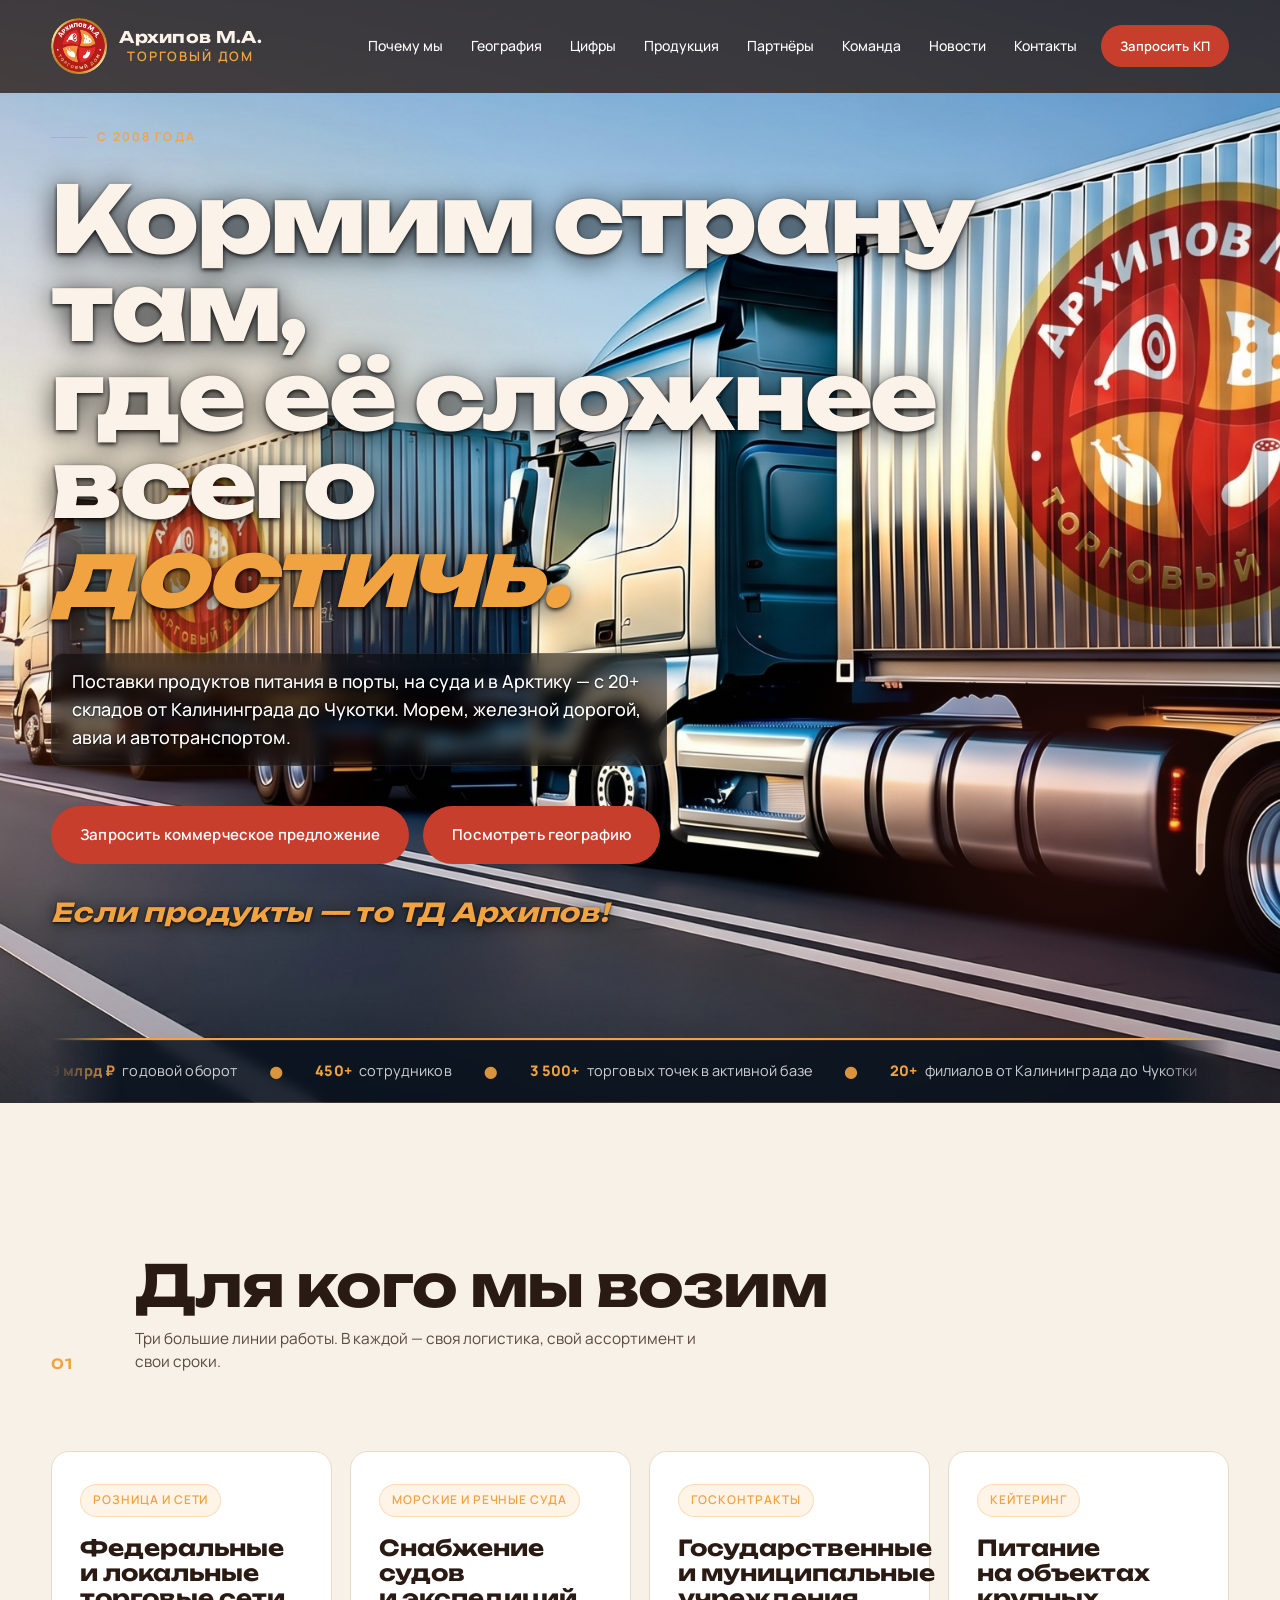
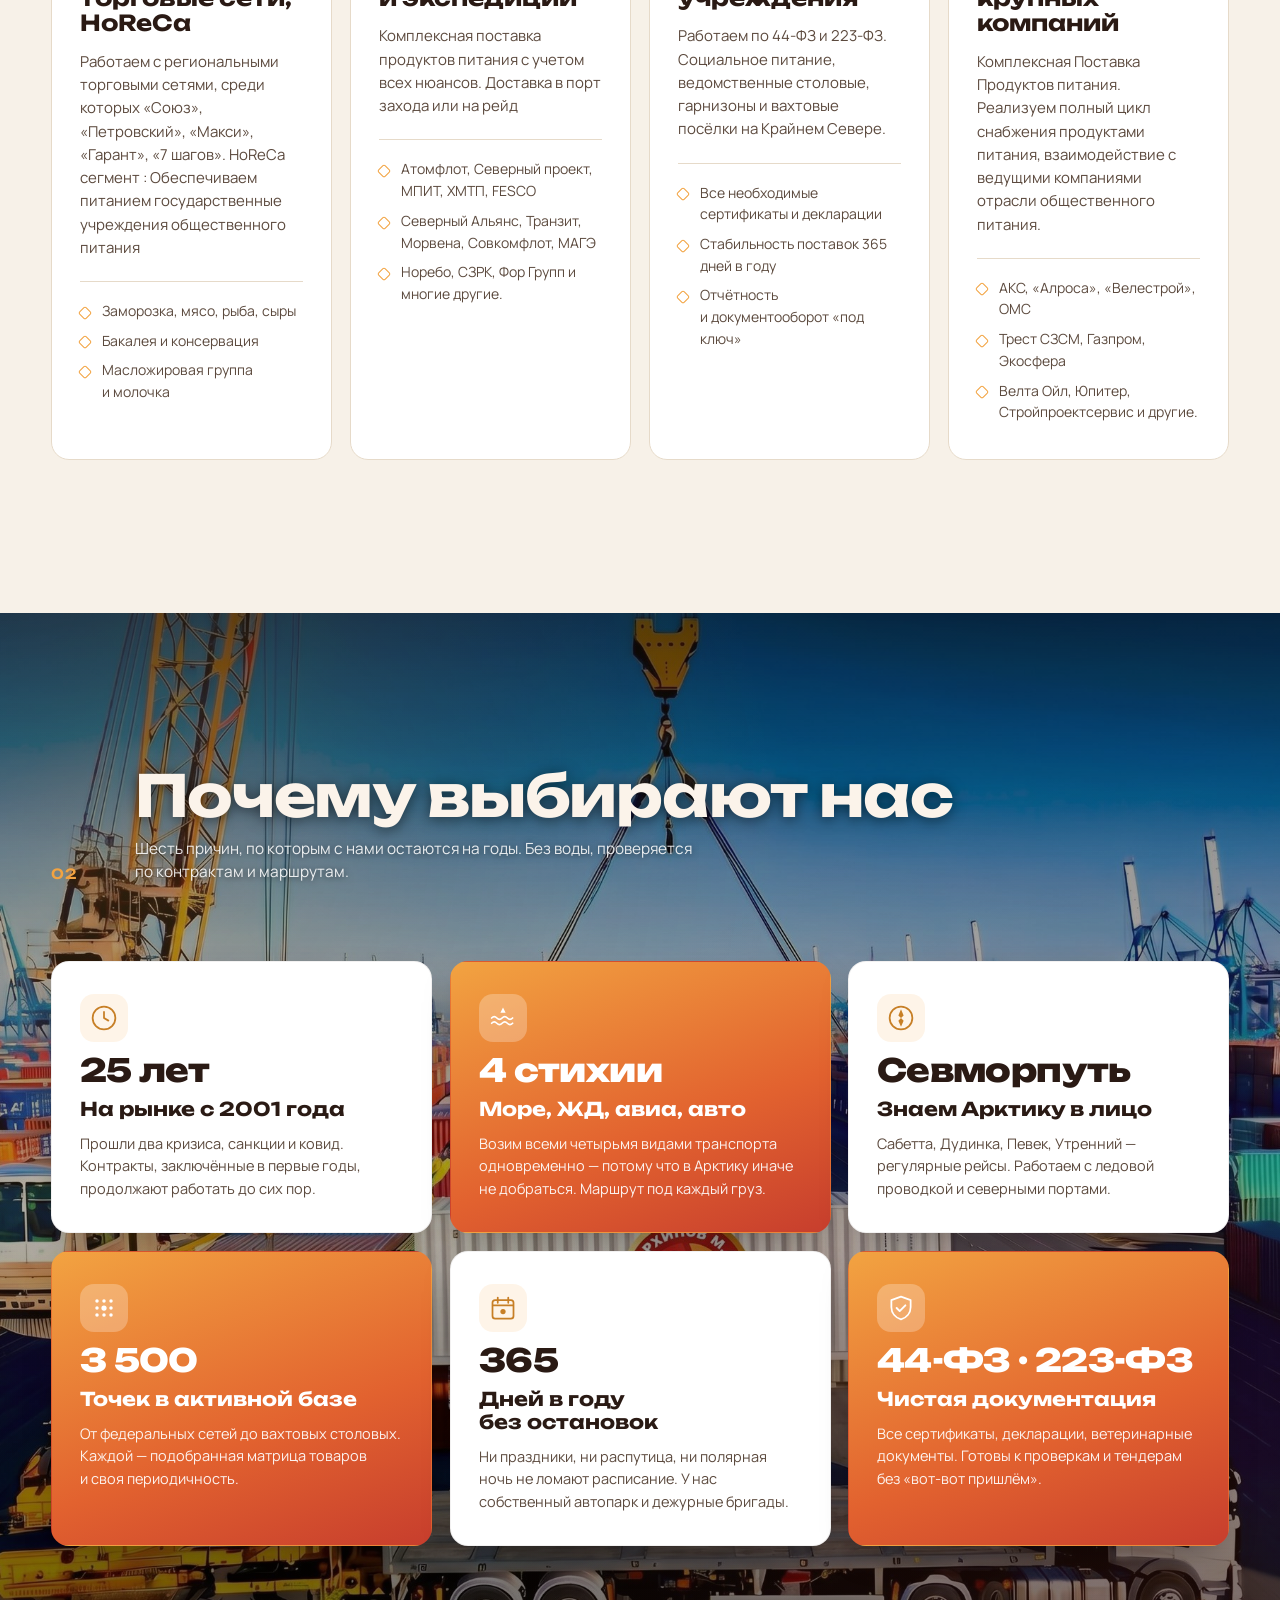
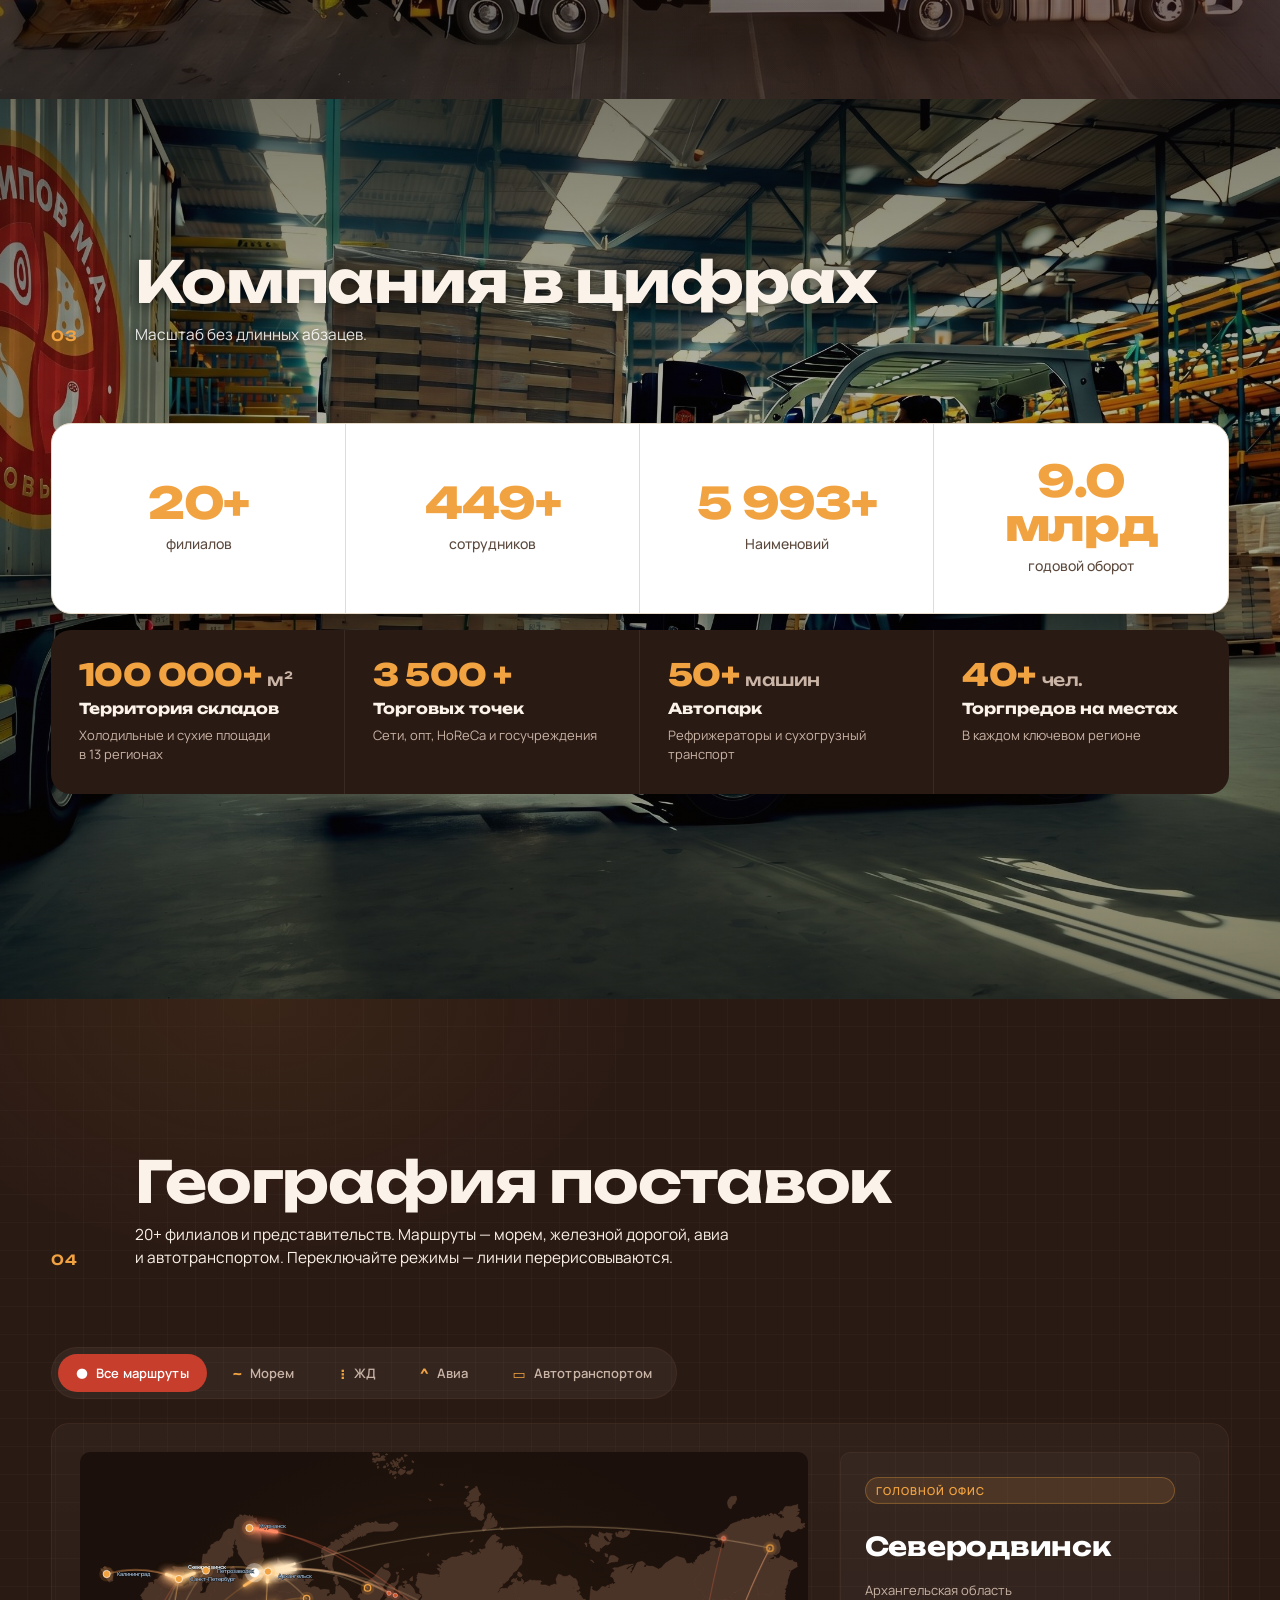
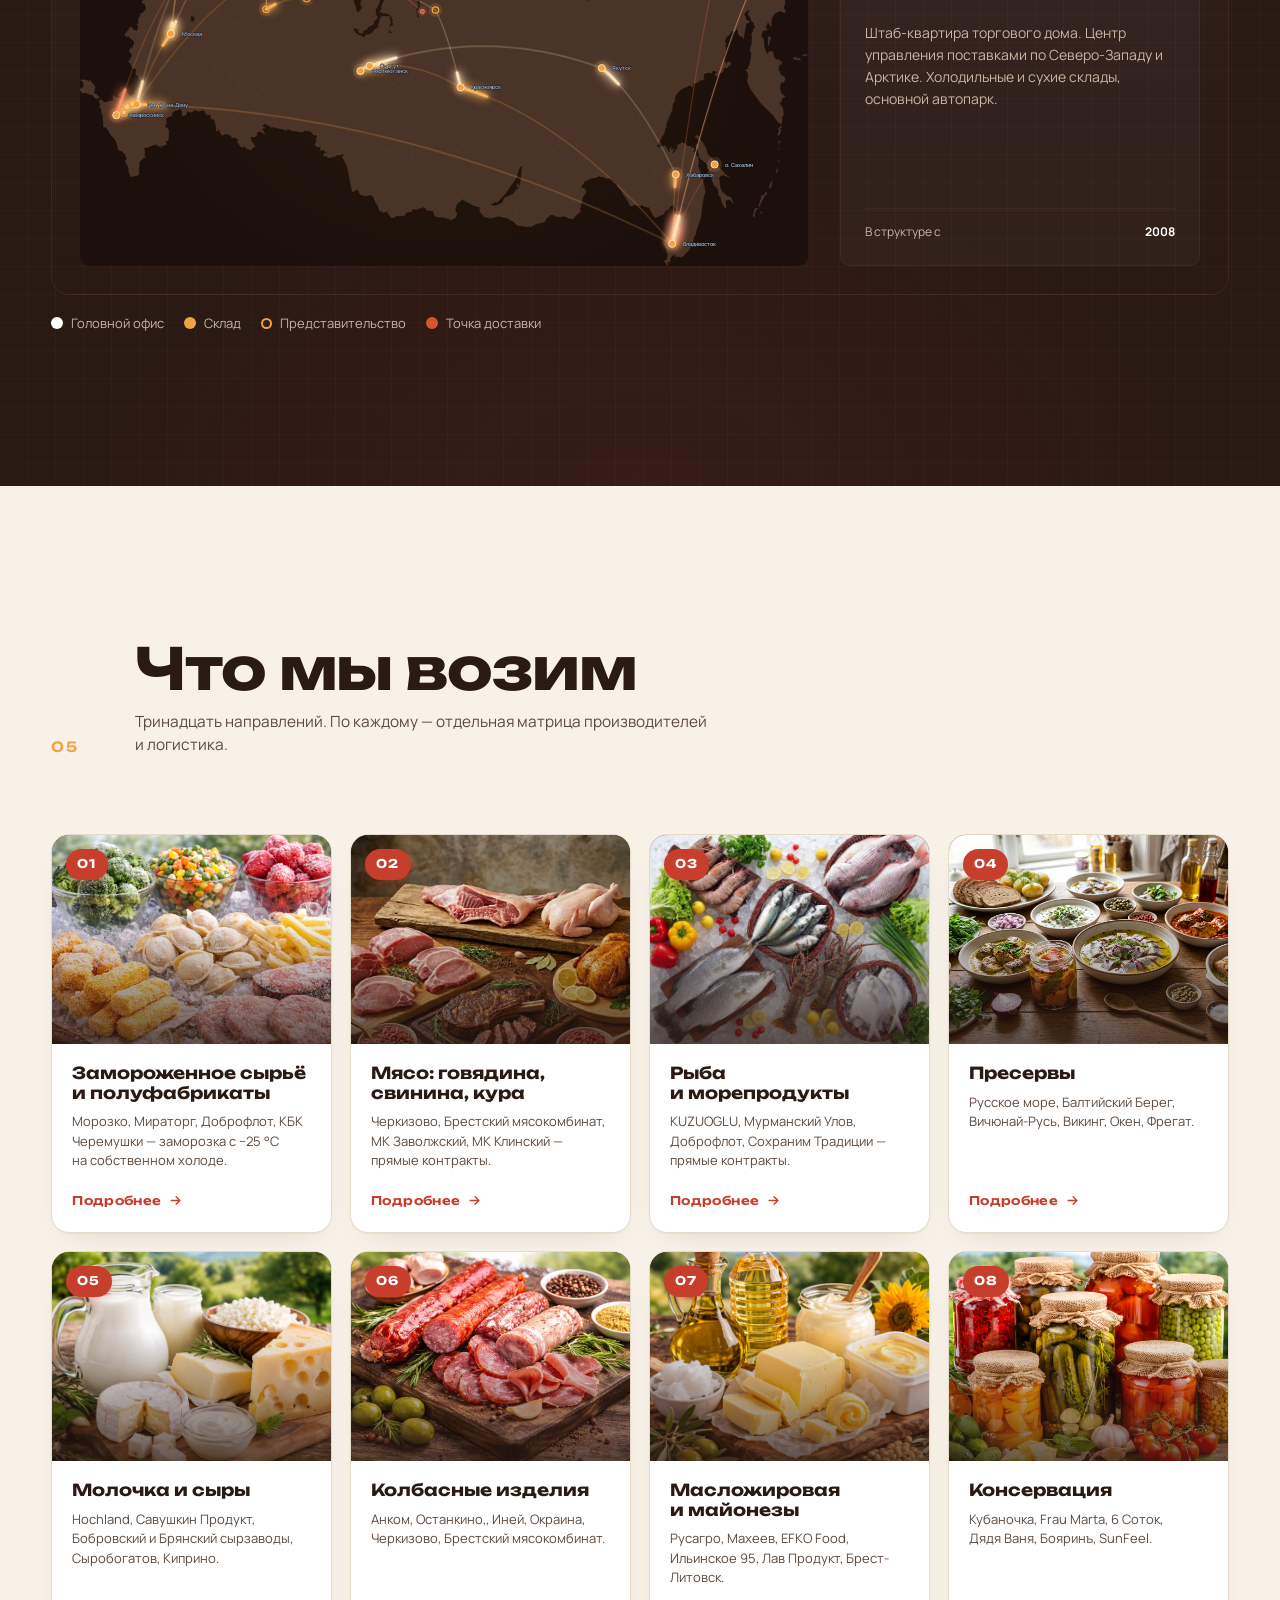
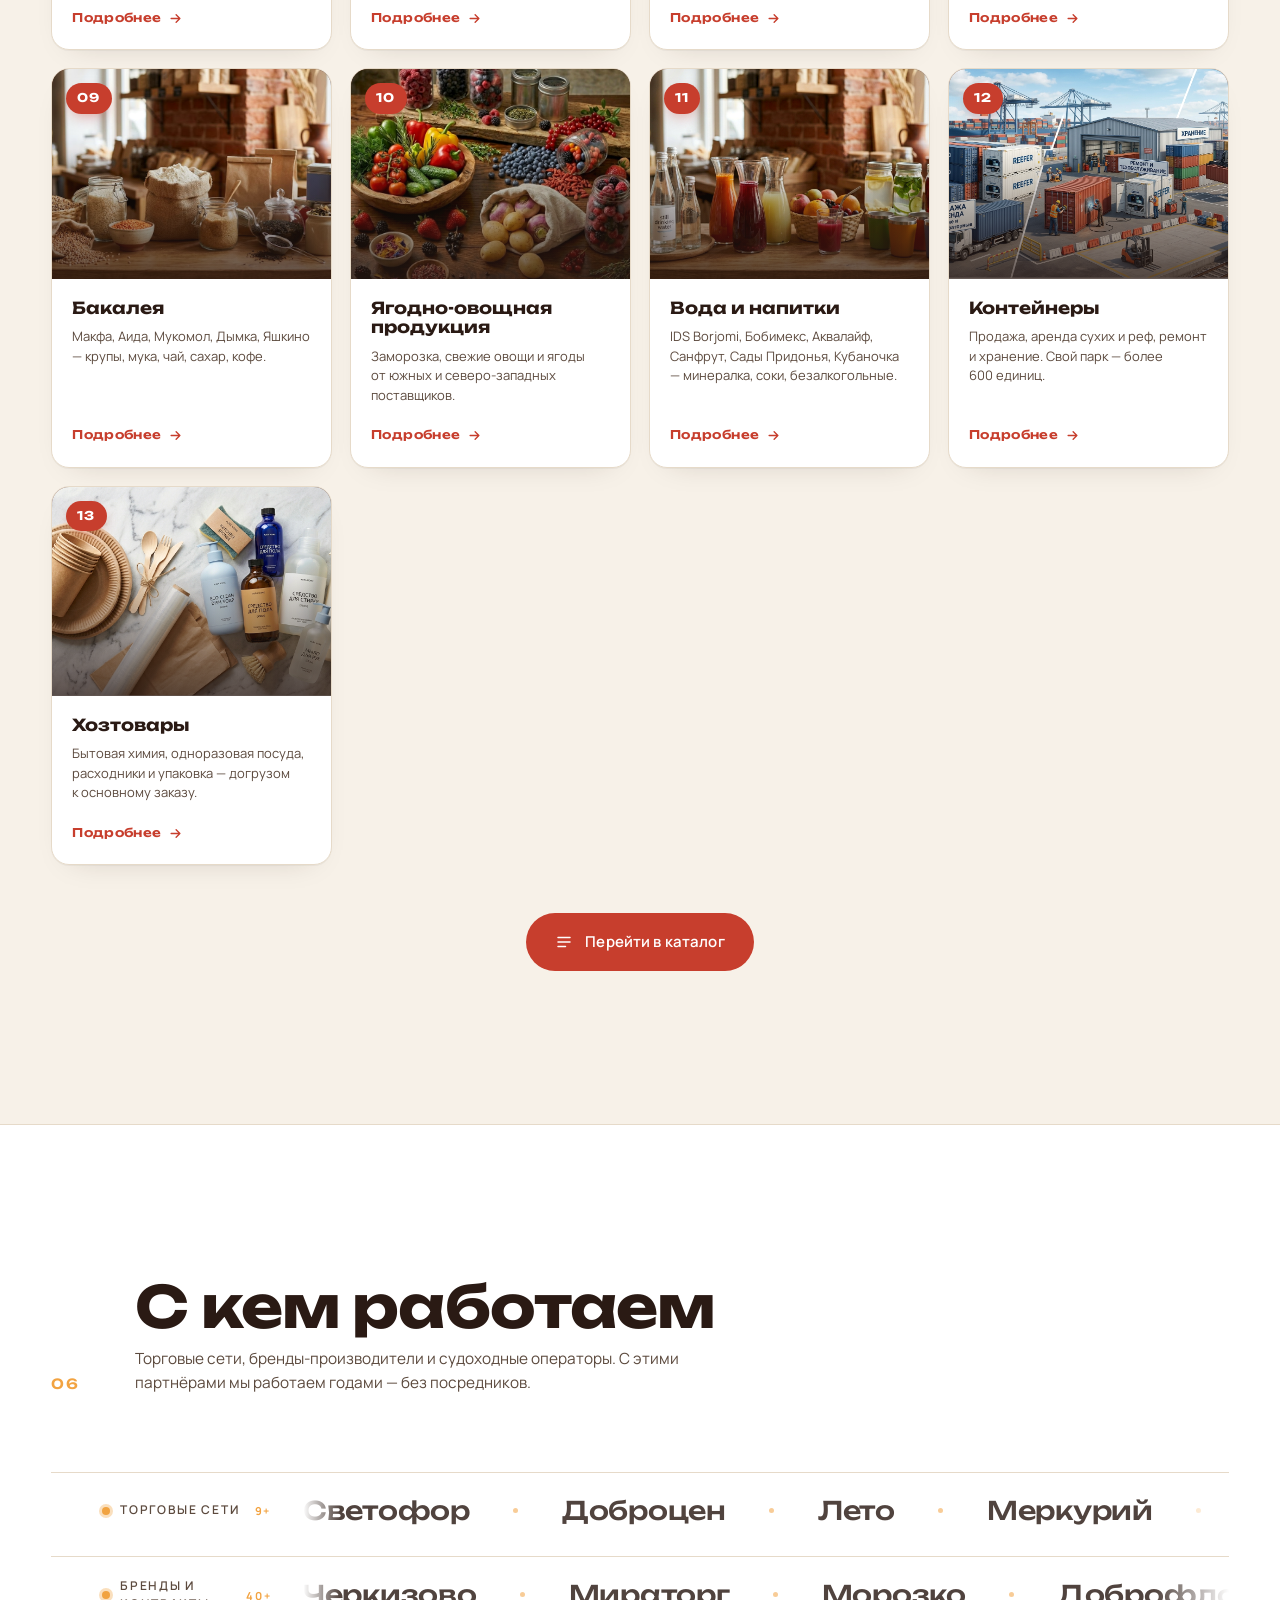
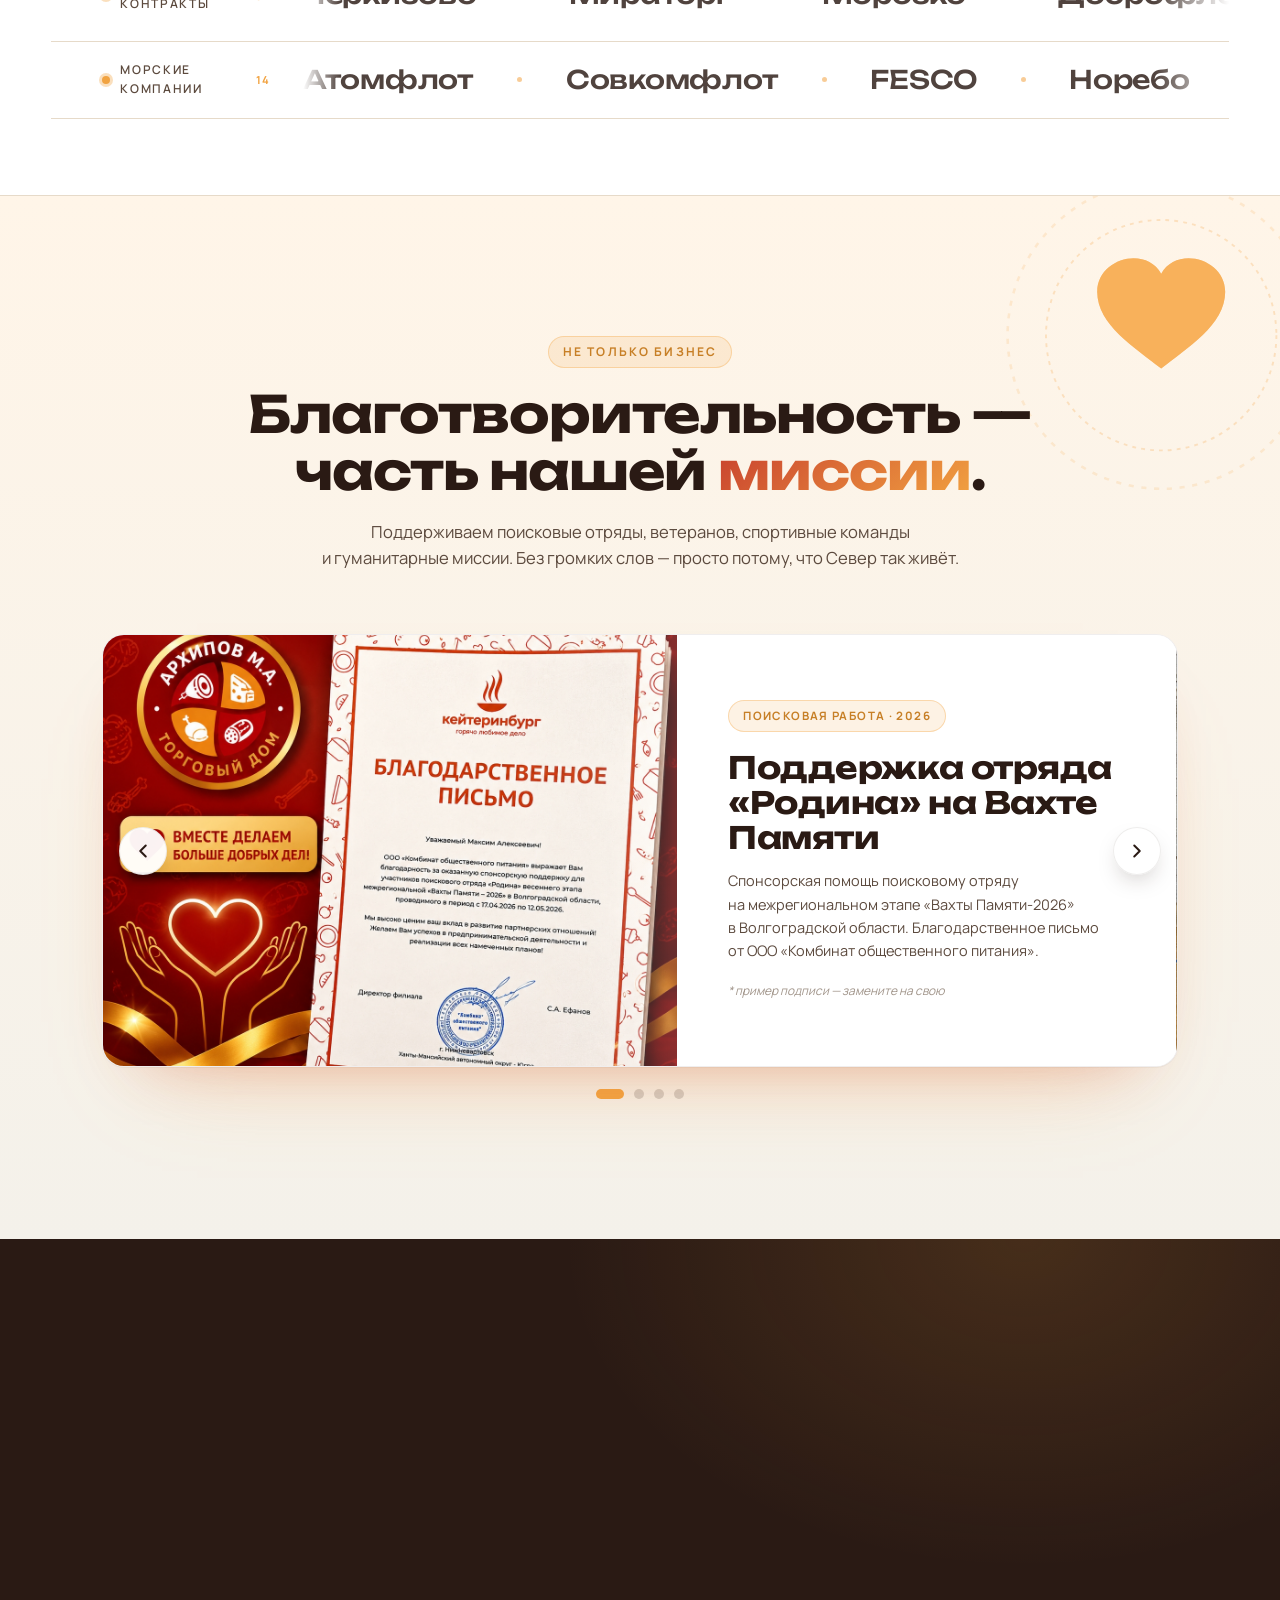
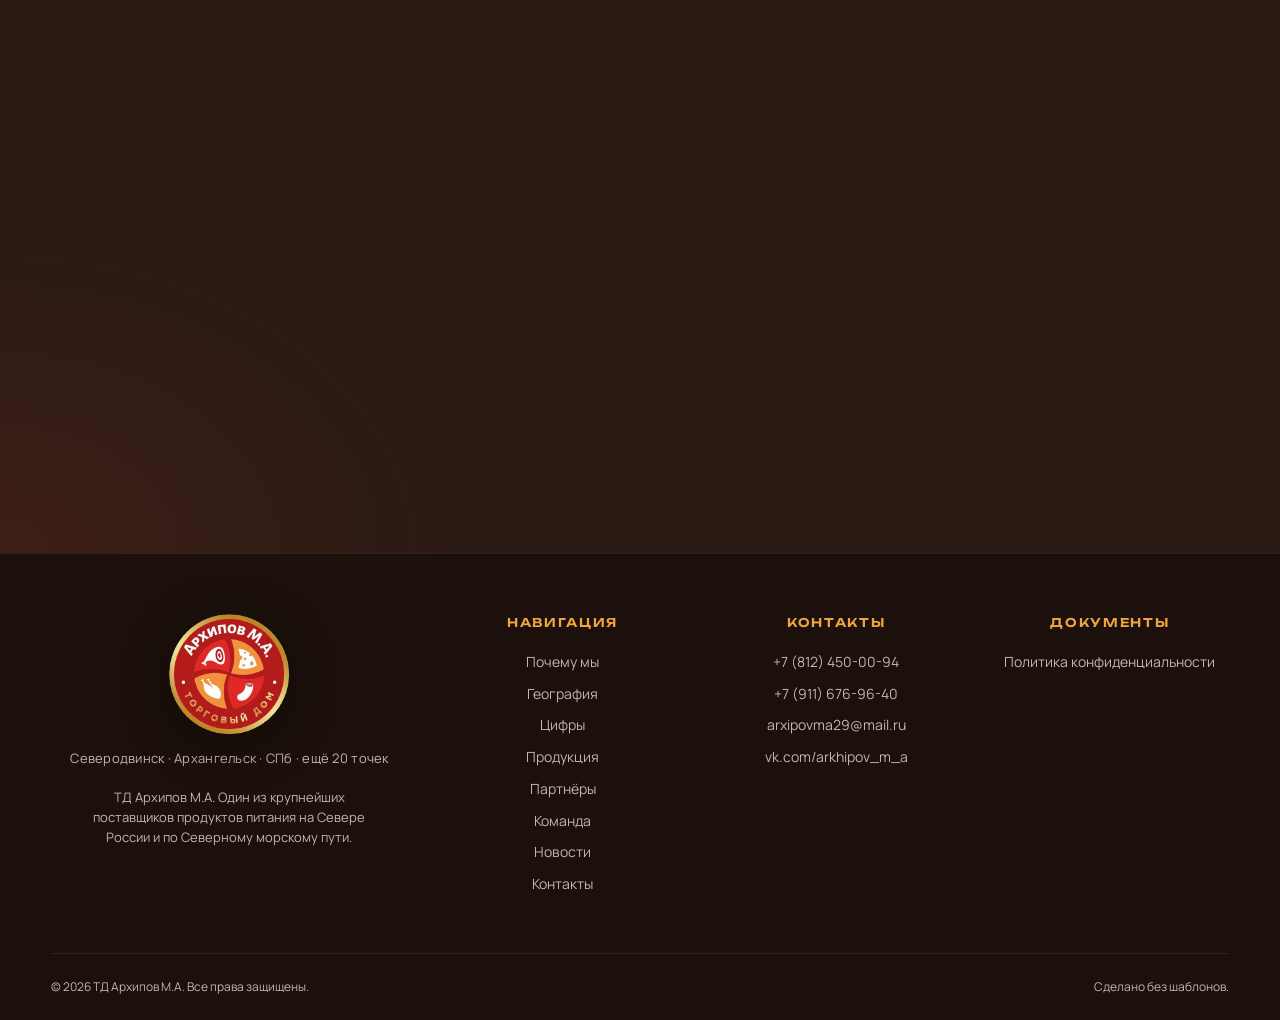
<file: index.html>
<!DOCTYPE html>
<html lang="ru">
<head>
  <meta charset="UTF-8" />
  <meta name="viewport" content="width=device-width, initial-scale=1.0" />
  <meta name="theme-color" content="#0B1B2B" />
  <meta name="description" content="Торговый дом Архипов М.А. — поставки продуктов питания по всей России, включая Арктику, Крайний Север и удалённые регионы. 20+ филиалов, 9 млрд ₽ оборот, 3500+ торговых точек." />
  <title>Торговый дом Архипов М.А. — поставки продуктов питания по всей России</title>

  <link rel="preconnect" href="https://fonts.googleapis.com" />
  <link rel="preconnect" href="https://fonts.gstatic.com" crossorigin />
  <link href="https://fonts.googleapis.com/css2?family=Manrope:wght@300;400;500;600;700;800&family=Unbounded:wght@500;700;800&display=swap" rel="stylesheet" />

  <link rel="icon" type="image/x-icon" href="favicon.ico" />
  <link rel="icon" type="image/png" sizes="32x32" href="favicon-32.png" />
  <link rel="apple-touch-icon" sizes="180x180" href="apple-touch-icon.png" />
  <link rel="stylesheet" href="assets/css/style.css" />
</head>

<body>
  <!-- ===================== PRELOADER ===================== -->
  <div id="preloader" class="preloader" aria-hidden="false">
    <div class="preloader__bg"></div>
    <div class="preloader__content">
      <div class="preloader__brand">
        <img class="preloader__logo" src="assets/img/logo/logo-round-new.png" alt="ИП Архипов М.А. — Торговый дом" width="160" height="160" />
      </div>
      <ul class="preloader__words" aria-hidden="true">
        <li class="preloader__word">Надёжность</li>
        <li class="preloader__word">Качество</li>
        <li class="preloader__word">Север</li>
      </ul>
      <div class="preloader__loader" aria-hidden="true">
        <div class="preloader__truck">
          <svg viewBox="0 0 192 52" width="146" height="40" fill="none" xmlns="http://www.w3.org/2000/svg">
            <!-- полуприцеп (фура) -->
            <rect x="4" y="10" width="120" height="24" rx="2" fill="#F4EFE6" stroke="#D8CFC0" stroke-width="1"/>
            <!-- рёбра борта прицепа -->
            <g fill="#C0271C" opacity=".12">
              <rect x="20" y="13" width="1.3" height="18"/>
              <rect x="36" y="13" width="1.3" height="18"/>
              <rect x="52" y="13" width="1.3" height="18"/>
              <rect x="68" y="13" width="1.3" height="18"/>
            </g>
            <!-- надпись на борту -->
            <text x="63" y="25" text-anchor="middle" font-family="Arial, Helvetica, sans-serif" font-weight="800" font-size="11" fill="#C0271C" letter-spacing="0.6">ТД Архипов М.А</text>
            <!-- сцепка прицеп-тягач -->
            <rect x="124" y="30" width="6" height="4" fill="#C9BFAE"/>
            <!-- кабина тягача -->
            <path d="M129 34V12c0-2 1.6-3.6 3.6-3.6h20c1.4 0 2.7 1 3.1 2.4 1.1.9 2 2 2.7 3.2l2.3 4.1c1 1.8 2 3.8 2 5.9V34H129z" fill="#F4EFE6" stroke="#D8CFC0" stroke-width="1"/>
            <!-- лобовое стекло -->
            <path d="M155.4 11.2c-.5-1.4-1.8-2-3.2-2H134c-.8 0-1.4.6-1.4 1.4v7.6c0 .8.6 1.5 1.4 1.5h25.2c-.5-1.7-1.3-3.4-2.2-4.9l-1.6-2.6z" fill="#2A1A14" opacity=".42"/>
            <!-- стойка кабины -->
            <rect x="132.4" y="9" width="2.2" height="25" fill="#D8CFC0"/>
            <!-- нос/бампер -->
            <path d="M167 26v6c0 1.1-.9 2-2 2h-2.5V21h.1c2.4 0 4.4 1.8 4.4 4z" fill="#C9BFAE"/>
            <!-- фара -->
            <rect x="161.5" y="18" width="4" height="3.2" rx="1.4" fill="#FFE3B0"/>
            <!-- порог кабины -->
            <rect x="130" y="30" width="32" height="4" rx="1" fill="#D8CFC0"/>
            <!-- тройная ось прицепа (хвост) -->
            <circle cx="30" cy="38" r="8" fill="#2a2018"/><circle cx="30" cy="38" r="3.2" fill="#F4EFE6"/>
            <circle cx="48" cy="38" r="8" fill="#2a2018"/><circle cx="48" cy="38" r="3.2" fill="#F4EFE6"/>
            <circle cx="66" cy="38" r="8" fill="#2a2018"/><circle cx="66" cy="38" r="3.2" fill="#F4EFE6"/>
            <!-- оси тягача (перед + зад) -->
            <circle cx="116" cy="38" r="8" fill="#2a2018"/><circle cx="116" cy="38" r="3.2" fill="#F4EFE6"/>
            <circle cx="148" cy="38" r="8" fill="#2a2018"/><circle cx="148" cy="38" r="3.2" fill="#F4EFE6"/>
          </svg>
        </div>
        <div class="preloader__progress"><span></span></div>
      </div>
    </div>
  </div>

  <!-- ===================== HEADER ===================== -->
  <header class="site-header" id="siteHeader">
    <a href="#" class="logo" aria-label="Архипов М.А. — Торговый дом">
      <img class="logo__img" src="assets/img/logo/logo-round-new.png" alt="" aria-hidden="true" width="44" height="44" />
      <span>
        <strong>Архипов М.А.</strong>
        <em>Торговый дом</em>
      </span>
    </a>
       <nav class="site-header__nav">
      <img class="site-header__nav-logo" src="assets/img/logo/logo-round-new.png" alt="ИП Архипов М.А." width="128" height="128" />
      <a href="#why">Почему мы</a>
      <a href="#map">География</a>
      <a href="#numbers">Цифры</a>
      <a href="products.html">Продукция</a>
      <a href="#partners">Партнёры</a>
      <a href="#team">Команда</a>
      <a href="#news">Новости</a>
      <a href="#contact">Контакты</a>
    </nav>
    <a href="#contact" class="btn btn--solid header-cta">Запросить КП</a>
    <button class="site-header__burger" id="burgerBtn" aria-label="Меню" aria-expanded="false">
      <span></span><span></span><span></span>
    </button>
  </header>

  <!-- ===================== HERO ===================== -->
  <section class="hero" id="hero">
    <div class="hero__grid" aria-hidden="true"></div>
    <div class="hero__glow" aria-hidden="true"></div>
    <div class="hero__noise" aria-hidden="true"></div>

    <div class="hero__inner">
      <p class="hero__eyebrow">с 2008 года</p>
      <h1 class="hero__title">
        <span class="hero__title-line">Кормим страну там,</span>
        <span class="hero__title-line">где её сложнее всего</span>
        <span class="hero__title-line hero__title-line--accent">достичь.</span>
      </h1>
      <p class="hero__lede">
        Поставки продуктов питания в порты, на суда и в Арктику — с 20+ складов
        от&nbsp;Калининграда до&nbsp;Чукотки. Морем, железной&nbsp;дорогой, авиа&nbsp;и&nbsp;автотранспортом.
      </p>

      <div class="hero__cta-row">
        <a href="#contact" class="btn btn--solid btn--lg">Запросить коммерческое предложение</a>
        <a href="#map" class="btn btn--solid btn--lg">Посмотреть географию</a>
      </div>

      <p class="hero__slogan">Если продукты&nbsp;— то&nbsp;ТД&nbsp;Архипов!</p>
    </div>

    <!-- Тикер фактов -->
    <div class="ticker" aria-hidden="true">
      <div class="ticker__track">
        <span class="ticker__item"><b>9&nbsp;млрд&nbsp;₽</b> годовой оборот</span>
        <span class="ticker__sep">●</span>
        <span class="ticker__item"><b>450+</b> сотрудников</span>
        <span class="ticker__sep">●</span>
        <span class="ticker__item"><b>3&nbsp;500+</b> торговых точек в активной базе</span>
        <span class="ticker__sep">●</span>
        <span class="ticker__item"><b>20+</b> филиалов от&nbsp;Калининграда до&nbsp;Чукотки</span>
        <span class="ticker__sep">●</span>
        <span class="ticker__item"><b>100&nbsp;000&nbsp;м²</b> складов</span>
        <span class="ticker__sep">●</span>
        <span class="ticker__item"><b>50+</b> единиц техники</span>
        <span class="ticker__sep">●</span>
        <span class="ticker__item"><b>40+</b> торговых представителей на&nbsp;местах</span>
        <span class="ticker__sep">●</span>

        <!-- дубль для бесшовной прокрутки -->
        <span class="ticker__item"><b>9&nbsp;млрд&nbsp;₽</b> годовой оборот</span>
        <span class="ticker__sep">●</span>
        <span class="ticker__item"><b>450+</b> сотрудников</span>
        <span class="ticker__sep">●</span>
        <span class="ticker__item"><b>3&nbsp;500+</b> торговых точек в активной базе</span>
        <span class="ticker__sep">●</span>
        <span class="ticker__item"><b>50+</b> филиалов от&nbsp;Калининграда до&nbsp;Чукотки</span>
        <span class="ticker__sep">●</span>
        <span class="ticker__item"><b>100&nbsp;000&nbsp;м²</b> складов</span>
        <span class="ticker__sep">●</span>
        <span class="ticker__item"><b>50+</b> единиц техники</span>
        <span class="ticker__sep">●</span>
        <span class="ticker__item"><b>20</b> торговых представителей на&nbsp;местах</span>
        <span class="ticker__sep">●</span>
      </div>
    </div>
  </section>

  <!-- ===================== STORIES ===================== -->

  <!-- ============== SCROLL STACK ============== -->
  <div class="section-stack">
  <section class="stories" id="stories">
    <header class="section-head">
      <span class="section-head__num">01</span>
      <h2 class="section-head__title">Для кого мы возим</h2>
      <p class="section-head__lede">Три большие линии работы. В каждой — своя логистика, свой ассортимент и свои сроки.</p>
    </header>

    <div class="stories__grid">
      <article class="story">
        <div class="story__tag">Розница и&nbsp;сети</div>
        <h3 class="story__title">Федеральные и&nbsp;локальные торговые сети, HoReCa</h3>
        <p>Работаем с региональными торговыми сетями,
          среди которых «Союз», «Петровский»,
          «Макси», «Гарант», «7 шагов».
          HoReCa сегмент : Обеспечиваем
          питанием государственные
          учреждения общественного питания</p>
        <ul>
          <li>Заморозка, мясо, рыба, сыры</li>
          <li>Бакалея и&nbsp;консервация</li>
          <li>Масложировая группа и&nbsp;молочка</li>
        </ul>
      </article>

      <article class="story">
        <div class="story__tag">Морские и&nbsp;речные суда</div>
        <h3 class="story__title">Снабжение судов и&nbsp;экспедиций</h3>
        <p>Комплексная поставка продуктов питания с учетом всех нюансов. Доставка в порт захода или на рейд </p>
        <ul>
          <li>Атомфлот, Северный проект, МПИТ, ХМТП, FESCO</li>
          <li>Северный Альянс, Транзит, Морвена, Совкомфлот, МАГЭ</li>
          <li>Норебо, СЗРК, Фор Групп и многие другие.</li>
        </ul>
      </article>

      <article class="story">
        <div class="story__tag">Госконтракты</div>
        <h3 class="story__title">Государственные и&nbsp;муниципальные учреждения</h3>
        <p>Работаем по&nbsp;44-ФЗ и&nbsp;223-ФЗ. Социальное питание, ведомственные столовые, гарнизоны и&nbsp;вахтовые посёлки на&nbsp;Крайнем Севере.</p>
        <ul>
          <li>Все необходимые сертификаты и&nbsp;декларации</li>
          <li>Стабильность поставок 365 дней в&nbsp;году</li>
          <li>Отчётность и&nbsp;документооборот «под ключ»</li>
        </ul>
      </article>

      <article class="story">
        <div class="story__tag">Кейтеринг</div>
        <h3 class="story__title">Питание на&nbsp;объектах крупных компаний</h3>
        <p>Комплексная Поставка
Продуктов питания. Реализуем полный цикл снабжения продуктами питания, взаимодействие с ведущими компаниями отрасли
общественного питания.</p>
        <ul>
          <li>АКС, «Алроса», «Велестрой», ОМС</li>
          <li>Трест СЗСМ, Газпром, Экосфера</li>
          <li>Велта Ойл, Юпитер, Стройпроектсервис и другие.</li>
        </ul>
      </article>
    </div>
  </section>

  <section class="why" id="why">
    <div class="why__bg" aria-hidden="true"></div>
    <header class="section-head section-head--on-light">
      <span class="section-head__num">02</span>
      <h2 class="section-head__title">Почему выбирают нас</h2>
      <p class="section-head__lede">Шесть причин, по которым с&nbsp;нами остаются на&nbsp;годы. Без воды, проверяется по&nbsp;контрактам и&nbsp;маршрутам.</p>
    </header>

    <div class="why__grid">
      <article class="why-card">
        <div class="why-card__icon" aria-hidden="true">
          <svg viewBox="0 0 32 32" fill="none"><circle cx="16" cy="16" r="13" stroke="currentColor" stroke-width="2"/><path d="M16 9v7l5 3" stroke="currentColor" stroke-width="2" stroke-linecap="round" stroke-linejoin="round"/></svg>
        </div>
        <div class="why-card__num">25 лет</div>
        <h3>На рынке с&nbsp;2001&nbsp;года</h3>
        <p>Прошли два кризиса, санкции и&nbsp;ковид. Контракты, заключённые в&nbsp;первые годы, продолжают работать до&nbsp;сих пор.</p>
      </article>

      <article class="why-card why-card--accent">
        <div class="why-card__icon" aria-hidden="true">
          <svg viewBox="0 0 32 32" fill="none"><path d="M3 22c2-2 4-2 6 0s4 2 6 0 4-2 6 0 4 2 6 0M3 16c2-2 4-2 6 0s4 2 6 0 4-2 6 0 4 2 6 0" stroke="currentColor" stroke-width="2" stroke-linecap="round"/><path d="M16 4l3 6h-6l3-6z" fill="currentColor"/></svg>
        </div>
        <div class="why-card__num">4 стихии</div>
        <h3>Море, ЖД, авиа, авто</h3>
        <p>Возим всеми четырьмя видами транспорта одновременно — потому что в&nbsp;Арктику иначе не&nbsp;добраться. Маршрут под&nbsp;каждый груз.</p>
      </article>

      <article class="why-card">
        <div class="why-card__icon" aria-hidden="true">
          <svg viewBox="0 0 32 32" fill="none"><circle cx="16" cy="16" r="13" stroke="currentColor" stroke-width="2"/><path d="M16 6l3 7-3 3-3-3 3-7zM16 26l3-7-3-3-3 3 3 7z" fill="currentColor"/></svg>
        </div>
        <div class="why-card__num">Севморпуть</div>
        <h3>Знаем Арктику в&nbsp;лицо</h3>
        <p>Сабетта, Дудинка, Певек, Утренний&nbsp;— регулярные рейсы. Работаем с&nbsp;ледовой проводкой и&nbsp;северными портами.</p>
      </article>

      <article class="why-card why-card--accent">
        <div class="why-card__icon" aria-hidden="true">
          <svg viewBox="0 0 32 32" fill="none"><circle cx="8" cy="8" r="2" fill="currentColor"/><circle cx="16" cy="8" r="2" fill="currentColor"/><circle cx="24" cy="8" r="2" fill="currentColor"/><circle cx="8" cy="16" r="2" fill="currentColor"/><circle cx="16" cy="16" r="3" fill="currentColor"/><circle cx="24" cy="16" r="2" fill="currentColor"/><circle cx="8" cy="24" r="2" fill="currentColor"/><circle cx="16" cy="24" r="2" fill="currentColor"/><circle cx="24" cy="24" r="2" fill="currentColor"/></svg>
        </div>
        <div class="why-card__num">3 500</div>
        <h3>Точек в&nbsp;активной базе</h3>
        <p>От&nbsp;федеральных сетей до&nbsp;вахтовых столовых. Каждой&nbsp;— подобранная матрица товаров и&nbsp;своя периодичность.</p>
      </article>

      <article class="why-card">
        <div class="why-card__icon" aria-hidden="true">
          <svg viewBox="0 0 32 32" fill="none"><rect x="4" y="7" width="24" height="21" rx="3" stroke="currentColor" stroke-width="2"/><path d="M4 13h24" stroke="currentColor" stroke-width="2"/><path d="M10 4v6M22 4v6" stroke="currentColor" stroke-width="2" stroke-linecap="round"/><circle cx="16" cy="20" r="3" fill="currentColor"/></svg>
        </div>
        <div class="why-card__num">365</div>
        <h3>Дней в&nbsp;году без&nbsp;остановок</h3>
        <p>Ни&nbsp;праздники, ни&nbsp;распутица, ни&nbsp;полярная ночь не&nbsp;ломают расписание. У&nbsp;нас собственный автопарк и&nbsp;дежурные бригады.</p>
      </article>

      <article class="why-card why-card--accent">
        <div class="why-card__icon" aria-hidden="true">
          <svg viewBox="0 0 32 32" fill="none"><path d="M16 3l11 4v8c0 7-5 12-11 14-6-2-11-7-11-14V7l11-4z" stroke="currentColor" stroke-width="2" stroke-linejoin="round"/><path d="M11 16l3.5 3.5L21 13" stroke="currentColor" stroke-width="2.2" stroke-linecap="round" stroke-linejoin="round"/></svg>
        </div>
        <div class="why-card__num">44-ФЗ · 223-ФЗ</div>
        <h3>Чистая документация</h3>
        <p>Все сертификаты, декларации, ветеринарные документы. Готовы к&nbsp;проверкам и&nbsp;тендерам без&nbsp;«вот-вот пришлём».</p>
      </article>
    </div>
  </section>

  <section class="numbers" id="numbers">
    <span class="brand-watermark brand-watermark--bl" aria-hidden="true"></span>
    <header class="section-head">
      <span class="section-head__num">03</span>
      <h2 class="section-head__title">Компания в&nbsp;цифрах</h2>
      <p class="section-head__lede">Масштаб без длинных абзацев.</p>
    </header>

    <!-- горизонтальная полоса ключевых цифр -->
    <div class="num-strip">
      <div class="num-strip__item">
        <span class="num-strip__value" data-count-to="20" data-suffix="+">0</span>
        <span class="num-strip__label">филиалов</span>
      </div>
      <div class="num-strip__sep" aria-hidden="true"></div>
      <div class="num-strip__item">
        <span class="num-strip__value" data-count-to="450" data-suffix="+">0</span>
        <span class="num-strip__label">сотрудников</span>
      </div>
      <div class="num-strip__sep" aria-hidden="true"></div>
      <div class="num-strip__item">
        <span class="num-strip__value" data-count-to="6000" data-suffix="+">0</span>
        <span class="num-strip__label">Наименовий</span>
      </div>
      <div class="num-strip__sep" aria-hidden="true"></div>
      <div class="num-strip__item">
        <span class="num-strip__value" data-count-to="9" data-suffix=" млрд">0</span>
        <span class="num-strip__label">годовой оборот</span>
      </div>
    </div>

    <!-- тёмная плашка инфраструктуры -->
    <div class="infra-strip">
      <div class="infra-strip__item">
        <span class="infra-strip__num">100 000+ <em>м²</em></span>
        <span class="infra-strip__title">Территория складов</span>
        <span class="infra-strip__desc">Холодильные и&nbsp;сухие площади в&nbsp;13&nbsp;регионах</span>
      </div>
      <div class="infra-strip__item">
        <span class="infra-strip__num">3 500 +</span>
        <span class="infra-strip__title">Торговых точек</span>
        <span class="infra-strip__desc">Сети, опт, HoReCa и&nbsp;госучреждения</span>
      </div>
      <div class="infra-strip__item">
        <span class="infra-strip__num">50+ <em>машин</em></span>
        <span class="infra-strip__title">Автопарк</span>
        <span class="infra-strip__desc">Рефрижераторы и&nbsp;сухогрузный транспорт</span>
      </div>
      <div class="infra-strip__item">
        <span class="infra-strip__num">40+ <em>чел.</em></span>
        <span class="infra-strip__title">Торгпредов на&nbsp;местах</span>
        <span class="infra-strip__desc">В&nbsp;каждом ключевом регионе</span>
      </div>
    </div>
  </section>

  <section class="map-section" id="map">
      <header class="section-head section-head--light">
        <span class="section-head__num">04</span>
        <h2 class="section-head__title">География поставок</h2>
        <p class="section-head__lede">20+ филиалов и&nbsp;представительств. Маршруты — морем, железной&nbsp;дорогой, авиа и&nbsp;автотранспортом. Переключайте режимы — линии перерисовываются.</p>
      </header>

      <div class="map">
        <div class="map__controls" role="tablist" aria-label="Тип транспорта">
          <button class="map__mode is-active" data-mode="all" role="tab" aria-selected="true">
            <span class="map__mode-icon">●</span> Все маршруты
          </button>
          <button class="map__mode" data-mode="sea" role="tab" aria-selected="false">
            <span class="map__mode-icon">~</span> Морем
          </button>
          <button class="map__mode" data-mode="rail" role="tab" aria-selected="false">
            <span class="map__mode-icon">⫶</span> ЖД
          </button>
          <button class="map__mode" data-mode="air" role="tab" aria-selected="false">
            <span class="map__mode-icon">^</span> Авиа
          </button>
          <button class="map__mode" data-mode="road" role="tab" aria-selected="false">
            <span class="map__mode-icon">▭</span> Автотранспортом
          </button>
        </div>

        <div class="map__stage">
          <div class="map__svg-wrap" id="mapSvgWrap" aria-label="Карта России с филиалами"></div>
          <aside class="map__panel" id="mapPanel" aria-live="polite">
            <p class="map__panel-hint">Наведите курсор на&nbsp;точку — увидите карточку филиала.</p>
          </aside>
        </div>

        <div class="map__legend">
          <span class="map__legend-item"><i class="map__legend-dot map__legend-dot--hq"></i> Головной офис</span>
          <span class="map__legend-item"><i class="map__legend-dot map__legend-dot--warehouse"></i> Склад</span>
          <span class="map__legend-item"><i class="map__legend-dot map__legend-dot--office"></i> Представительство</span>
          <span class="map__legend-item"><i class="map__legend-dot map__legend-dot--dest"></i> Точка доставки</span>
        </div>
      </div>
    </section>
  </div>
  <!-- ============ END SCROLL STACK ============ -->

  <section class="categories" id="categories">
    <header class="section-head">
      <span class="section-head__num">05</span>
      <h2 class="section-head__title">Что мы возим</h2>
      <p class="section-head__lede">Тринадцать направлений. По&nbsp;каждому — отдельная матрица производителей и&nbsp;логистика.</p>
    </header>

    <div class="categories__grid categories__grid--photo">
      <a class="catx" href="products.html#frozen">
        <div class="catx__media">
          <span class="catx__idx">01</span>
          <img src="./assets/img/catalog/frozen.jpg" alt="Замороженное сырьё и полуфабрикаты" loading="lazy" />
        </div>
        <div class="catx__body">
          <h3 class="catx__title">Замороженное сырьё и&nbsp;полуфабрикаты</h3>
          <p class="catx__desc">Морозко, Мираторг, Доброфлот, КБК Черемушки — заморозка с&nbsp;−25&nbsp;°C на&nbsp;собственном холоде.</p>
          <span class="catx__more">Подробнее <svg viewBox="0 0 24 24" fill="none"><path d="M5 12h14M13 6l6 6-6 6" stroke="currentColor" stroke-width="2.2" stroke-linecap="round" stroke-linejoin="round"/></svg></span>
        </div>
      </a>

      <a class="catx" href="products.html#meat">
        <div class="catx__media">
          <span class="catx__idx">02</span>
          <img src="./assets/img/catalog/meat.png" alt="Мясо: говядина, свинина, кура" loading="lazy" />
        </div>
        <div class="catx__body">
          <h3 class="catx__title">Мясо: говядина, свинина, кура</h3>
          <p class="catx__desc">Черкизово, Брестский мясокомбинат, МК Заволжский, МК Клинский — прямые контракты.</p>
          <span class="catx__more">Подробнее <svg viewBox="0 0 24 24" fill="none"><path d="M5 12h14M13 6l6 6-6 6" stroke="currentColor" stroke-width="2.2" stroke-linecap="round" stroke-linejoin="round"/></svg></span>
        </div>
      </a>

      <a class="catx" href="products.html#fish">
        <div class="catx__media">
          <span class="catx__idx">03</span>
          <img src="./assets/img/catalog/seafood.png" alt="Рыба и пресервы" loading="lazy" />
        </div>
        <div class="catx__body">
          <h3 class="catx__title">Рыба и&nbsp;морепродукты</h3>
          <p class="catx__desc">KUZUOGLU, Мурманский Улов, Доброфлот, Сохраним Традиции — прямые контракты.</p>
          <span class="catx__more">Подробнее <svg viewBox="0 0 24 24" fill="none"><path d="M5 12h14M13 6l6 6-6 6" stroke="currentColor" stroke-width="2.2" stroke-linecap="round" stroke-linejoin="round"/></svg></span>
        </div>
      </a>

      <a class="catx" href="products.html#preserves">
        <div class="catx__media">
          <span class="catx__idx">04</span>
          <img src="./assets/img/catalog/fishpreserves.png" alt="Рыбные пресервы" loading="lazy" />
        </div>
        <div class="catx__body">
          <h3 class="catx__title">Пресервы</h3>
          <p class="catx__desc">Русское море, Балтийский Берег, Вичюнай-Русь, Викинг, Окен, Фрегат.</p>
          <span class="catx__more">Подробнее <svg viewBox="0 0 24 24" fill="none"><path d="M5 12h14M13 6l6 6-6 6" stroke="currentColor" stroke-width="2.2" stroke-linecap="round" stroke-linejoin="round"/></svg></span>
        </div>
      </a>

      <a class="catx" href="products.html#cheese">
        <div class="catx__media">
          <span class="catx__idx">05</span>
          <img src="./assets/img/catalog/milk.jpg" alt="Молочка и сыры" loading="lazy" />
        </div>
        <div class="catx__body">
          <h3 class="catx__title">Молочка и&nbsp;сыры</h3>
          <p class="catx__desc">Hochland, Савушкин Продукт, Бобровский и&nbsp;Брянский сырзаводы, Сыробогатов, Киприно.</p>
          <span class="catx__more">Подробнее <svg viewBox="0 0 24 24" fill="none"><path d="M5 12h14M13 6l6 6-6 6" stroke="currentColor" stroke-width="2.2" stroke-linecap="round" stroke-linejoin="round"/></svg></span>
        </div>
      </a>

      <a class="catx" href="products.html#sausage">
        <div class="catx__media">
          <span class="catx__idx">06</span>
          <img src="./assets/img/catalog/sausage.jpg" alt="Колбасные изделия" loading="lazy" />
        </div>
        <div class="catx__body">
          <h3 class="catx__title">Колбасные изделия</h3>
          <p class="catx__desc">Анком, Останкино,, Иней, Окраина, Черкизово, Брестский мясокомбинат.</p>
          <span class="catx__more">Подробнее <svg viewBox="0 0 24 24" fill="none"><path d="M5 12h14M13 6l6 6-6 6" stroke="currentColor" stroke-width="2.2" stroke-linecap="round" stroke-linejoin="round"/></svg></span>
        </div>
      </a>

      <a class="catx" href="products.html#oils">
        <div class="catx__media">
          <span class="catx__idx">07</span>
          <img src="./assets/img/catalog/fatandoilproducts.jpg" alt="Масложировая и майонезы" loading="lazy" />
        </div>
        <div class="catx__body">
          <h3 class="catx__title">Масложировая и&nbsp;майонезы</h3>
          <p class="catx__desc">Русагро, Махеев, EFKO Food, Ильинское&nbsp;95, Лав Продукт, Брест-Литовск.</p>
          <span class="catx__more">Подробнее <svg viewBox="0 0 24 24" fill="none"><path d="M5 12h14M13 6l6 6-6 6" stroke="currentColor" stroke-width="2.2" stroke-linecap="round" stroke-linejoin="round"/></svg></span>
        </div>
      </a>

      <a class="catx" href="products.html#canned">
        <div class="catx__media">
          <span class="catx__idx">08</span>
          <img src="./assets/img/catalog/preserves.jpg" alt="Консервация" loading="lazy" />
        </div>
        <div class="catx__body">
          <h3 class="catx__title">Консервация</h3>
          <p class="catx__desc">Кубаночка, Frau Marta, 6 Соток, Дядя&nbsp;Ваня, Бояринъ, SunFeel.</p>
          <span class="catx__more">Подробнее <svg viewBox="0 0 24 24" fill="none"><path d="M5 12h14M13 6l6 6-6 6" stroke="currentColor" stroke-width="2.2" stroke-linecap="round" stroke-linejoin="round"/></svg></span>
        </div>
      </a>

      <a class="catx" href="products.html#grocery">
        <div class="catx__media">
          <span class="catx__idx">09</span>
          <img src="./assets/img/catalog/groceries.jpg" alt="Бакалея" loading="lazy" />
        </div>
        <div class="catx__body">
          <h3 class="catx__title">Бакалея</h3>
          <p class="catx__desc">Макфа, Аида, Мукомол, Дымка, Яшкино — крупы, мука, чай, сахар, кофе.</p>
          <span class="catx__more">Подробнее <svg viewBox="0 0 24 24" fill="none"><path d="M5 12h14M13 6l6 6-6 6" stroke="currentColor" stroke-width="2.2" stroke-linecap="round" stroke-linejoin="round"/></svg></span>
        </div>
      </a>

      <a class="catx" href="products.html#veg">
        <div class="catx__media">
          <span class="catx__idx">10</span>
          <img src="./assets/img/catalog/berries.png" alt="Ягодно-овощная продукция" loading="lazy" />
        </div>
        <div class="catx__body">
          <h3 class="catx__title">Ягодно-овощная продукция</h3>
          <p class="catx__desc">Заморозка, свежие овощи и&nbsp;ягоды от&nbsp;южных и&nbsp;северо-западных поставщиков.</p>
          <span class="catx__more">Подробнее <svg viewBox="0 0 24 24" fill="none"><path d="M5 12h14M13 6l6 6-6 6" stroke="currentColor" stroke-width="2.2" stroke-linecap="round" stroke-linejoin="round"/></svg></span>
        </div>
      </a>

      <a class="catx" href="products.html#drinks">
        <div class="catx__media">
          <span class="catx__idx">11</span>
          <img src="./assets/img/catalog/drinks.png" alt="Вода и напитки" loading="lazy" />
        </div>
        <div class="catx__body">
          <h3 class="catx__title">Вода и&nbsp;напитки</h3>
          <p class="catx__desc">IDS&nbsp;Borjomi, Бобимекс, Аквалайф, Санфрут, Сады&nbsp;Придонья, Кубаночка — минералка, соки, безалкогольные.</p>
          <span class="catx__more">Подробнее <svg viewBox="0 0 24 24" fill="none"><path d="M5 12h14M13 6l6 6-6 6" stroke="currentColor" stroke-width="2.2" stroke-linecap="round" stroke-linejoin="round"/></svg></span>
        </div>
      </a>

      <a class="catx" href="products.html#containers">
        <div class="catx__media">
          <span class="catx__idx">12</span>
          <img src="./assets/img/catalog/containers.png" alt="Контейнеры" loading="lazy" />
        </div>
        <div class="catx__body">
          <h3 class="catx__title">Контейнеры</h3>
          <p class="catx__desc">Продажа, аренда сухих и&nbsp;реф, ремонт и&nbsp;хранение. Свой парк — более 600&nbsp;единиц.</p>
          <span class="catx__more">Подробнее <svg viewBox="0 0 24 24" fill="none"><path d="M5 12h14M13 6l6 6-6 6" stroke="currentColor" stroke-width="2.2" stroke-linecap="round" stroke-linejoin="round"/></svg></span>
        </div>
      </a>

      <a class="catx" href="products.html#household">
        <div class="catx__media">
          <span class="catx__idx">13</span>
          <img src="./assets/img/catalog/household.png" alt="Хозтовары" loading="lazy" />
        </div>
        <div class="catx__body">
          <h3 class="catx__title">Хозтовары</h3>
          <p class="catx__desc">Бытовая химия, одноразовая посуда, расходники и&nbsp;упаковка — догрузом к&nbsp;основному заказу.</p>
          <span class="catx__more">Подробнее <svg viewBox="0 0 24 24" fill="none"><path d="M5 12h14M13 6l6 6-6 6" stroke="currentColor" stroke-width="2.2" stroke-linecap="round" stroke-linejoin="round"/></svg></span>
        </div>
      </a>
    </div>

    <div class="categories__cta">
      <a href="products.html" class="btn btn--solid btn--lg">
        <svg viewBox="0 0 24 24" fill="none" aria-hidden="true"><path d="M4 6h16M4 12h16M4 18h10" stroke="currentColor" stroke-width="2" stroke-linecap="round"/></svg>
        Перейти в каталог
      </a>
    </div>
  </section>


 
  

 

  <!-- ===================== PARTNERS ===================== -->
  <section class="partners" id="partners">
    <header class="section-head">
      <span class="section-head__num">06</span>
      <h2 class="section-head__title">С&nbsp;кем работаем</h2>
      <p class="section-head__lede">Торговые сети, бренды-производители и&nbsp;судоходные операторы. С&nbsp;этими партнёрами мы&nbsp;работаем годами — без&nbsp;посредников.</p>
    </header>

    <div class="partners-rows">
      <div class="partners-row" style="--speed: 45s">
        <div class="partners-row__head">
          <span class="partners-row__dot" aria-hidden="true"></span>
          <span>Торговые сети</span>
          <span class="partners-row__count">9+</span>
        </div>
        <div class="partners-row__viewport">
          <div class="partners-row__track">
            <span class="partners-row__item">Светофор</span><span class="partners-row__sep" aria-hidden="true"></span><span class="partners-row__item">Доброцен</span><span class="partners-row__sep" aria-hidden="true"></span><span class="partners-row__item">Лето</span><span class="partners-row__sep" aria-hidden="true"></span><span class="partners-row__item">Меркурий</span><span class="partners-row__sep" aria-hidden="true"></span><span class="partners-row__item">Макси</span><span class="partners-row__sep" aria-hidden="true"></span><span class="partners-row__item">Петровский</span><span class="partners-row__sep" aria-hidden="true"></span><span class="partners-row__item">Гарант</span><span class="partners-row__sep" aria-hidden="true"></span><span class="partners-row__item">Союз</span><span class="partners-row__sep" aria-hidden="true"></span><span class="partners-row__item">7 шагов</span><span class="partners-row__sep" aria-hidden="true"></span><span class="partners-row__item">Светофор</span><span class="partners-row__sep" aria-hidden="true"></span><span class="partners-row__item">Доброцен</span><span class="partners-row__sep" aria-hidden="true"></span><span class="partners-row__item">Лето</span><span class="partners-row__sep" aria-hidden="true"></span><span class="partners-row__item">Меркурий</span><span class="partners-row__sep" aria-hidden="true"></span><span class="partners-row__item">Макси</span><span class="partners-row__sep" aria-hidden="true"></span><span class="partners-row__item">Петровский</span><span class="partners-row__sep" aria-hidden="true"></span><span class="partners-row__item">Гарант</span><span class="partners-row__sep" aria-hidden="true"></span><span class="partners-row__item">Союз</span><span class="partners-row__sep" aria-hidden="true"></span><span class="partners-row__item">7 шагов</span><span class="partners-row__sep" aria-hidden="true"></span>
          </div>
        </div>
      </div>

      <div class="partners-row partners-row--reverse" style="--speed: 60s">
        <div class="partners-row__head">
          <span class="partners-row__dot" aria-hidden="true"></span>
          <span>Бренды и контракты</span>
          <span class="partners-row__count">40+</span>
        </div>
        <div class="partners-row__viewport">
          <div class="partners-row__track">
            <span class="partners-row__item">Черкизово</span><span class="partners-row__sep" aria-hidden="true"></span><span class="partners-row__item">Мираторг</span><span class="partners-row__sep" aria-hidden="true"></span><span class="partners-row__item">Морозко</span><span class="partners-row__sep" aria-hidden="true"></span><span class="partners-row__item">Доброфлот</span><span class="partners-row__sep" aria-hidden="true"></span><span class="partners-row__item">КБК Черемушки</span><span class="partners-row__sep" aria-hidden="true"></span><span class="partners-row__item">Hochland</span><span class="partners-row__sep" aria-hidden="true"></span><span class="partners-row__item">Савушкин Продукт</span><span class="partners-row__sep" aria-hidden="true"></span><span class="partners-row__item">Брест-Литовск</span><span class="partners-row__sep" aria-hidden="true"></span><span class="partners-row__item">Сыробогатов</span><span class="partners-row__sep" aria-hidden="true"></span><span class="partners-row__item">Киприно</span><span class="partners-row__sep" aria-hidden="true"></span><span class="partners-row__item">Молзавод Новый</span><span class="partners-row__sep" aria-hidden="true"></span><span class="partners-row__item">Русское море</span><span class="partners-row__sep" aria-hidden="true"></span><span class="partners-row__item">Балтийский Берег</span><span class="partners-row__sep" aria-hidden="true"></span><span class="partners-row__item">Вичюнай-Русь</span><span class="partners-row__sep" aria-hidden="true"></span><span class="partners-row__item">Викинг</span><span class="partners-row__sep" aria-hidden="true"></span><span class="partners-row__item">KUZUOGLU</span><span class="partners-row__sep" aria-hidden="true"></span><span class="partners-row__item">Мурманский Улов</span><span class="partners-row__sep" aria-hidden="true"></span><span class="partners-row__item">МП Анком</span><span class="partners-row__sep" aria-hidden="true"></span><span class="partners-row__item">МПЗ Останкино</span><span class="partners-row__sep" aria-hidden="true"></span><span class="partners-row__item">Иней</span><span class="partners-row__sep" aria-hidden="true"></span><span class="partners-row__item">Инко-Фуд</span><span class="partners-row__sep" aria-hidden="true"></span><span class="partners-row__item">МПЗ Окраина</span><span class="partners-row__sep" aria-hidden="true"></span><span class="partners-row__item">Брестский мясокомбинат</span><span class="partners-row__sep" aria-hidden="true"></span><span class="partners-row__item">Русагро</span><span class="partners-row__sep" aria-hidden="true"></span><span class="partners-row__item">EFKO Food</span><span class="partners-row__sep" aria-hidden="true"></span><span class="partners-row__item">Махеев</span><span class="partners-row__sep" aria-hidden="true"></span><span class="partners-row__item">ПК Ильинское 95</span><span class="partners-row__sep" aria-hidden="true"></span><span class="partners-row__item">Гранд-Стар</span><span class="partners-row__sep" aria-hidden="true"></span><span class="partners-row__item">Эркон</span><span class="partners-row__sep" aria-hidden="true"></span><span class="partners-row__item">Десан</span><span class="partners-row__sep" aria-hidden="true"></span><span class="partners-row__item">Дядя Ваня</span><span class="partners-row__sep" aria-hidden="true"></span><span class="partners-row__item">Бояринъ</span><span class="partners-row__sep" aria-hidden="true"></span><span class="partners-row__item">SunFeel</span><span class="partners-row__sep" aria-hidden="true"></span><span class="partners-row__item">IDS Borjomi</span><span class="partners-row__sep" aria-hidden="true"></span><span class="partners-row__item">Аквалайф</span><span class="partners-row__sep" aria-hidden="true"></span><span class="partners-row__item">Бобимекс</span><span class="partners-row__sep" aria-hidden="true"></span><span class="partners-row__item">Санфрут</span><span class="partners-row__sep" aria-hidden="true"></span><span class="partners-row__item">Макфа</span><span class="partners-row__sep" aria-hidden="true"></span><span class="partners-row__item">Яшкино</span><span class="partners-row__sep" aria-hidden="true"></span><span class="partners-row__item">Сады Придонья</span><span class="partners-row__sep" aria-hidden="true"></span><span class="partners-row__item">Кубаночка</span><span class="partners-row__sep" aria-hidden="true"></span><span class="partners-row__item">Черкизово</span><span class="partners-row__sep" aria-hidden="true"></span><span class="partners-row__item">Мираторг</span><span class="partners-row__sep" aria-hidden="true"></span><span class="partners-row__item">Морозко</span><span class="partners-row__sep" aria-hidden="true"></span><span class="partners-row__item">Доброфлот</span><span class="partners-row__sep" aria-hidden="true"></span><span class="partners-row__item">КБК Черемушки</span><span class="partners-row__sep" aria-hidden="true"></span><span class="partners-row__item">Hochland</span><span class="partners-row__sep" aria-hidden="true"></span><span class="partners-row__item">Савушкин Продукт</span><span class="partners-row__sep" aria-hidden="true"></span><span class="partners-row__item">Брест-Литовск</span><span class="partners-row__sep" aria-hidden="true"></span><span class="partners-row__item">Сыробогатов</span><span class="partners-row__sep" aria-hidden="true"></span><span class="partners-row__item">Киприно</span><span class="partners-row__sep" aria-hidden="true"></span><span class="partners-row__item">Молзавод Новый</span><span class="partners-row__sep" aria-hidden="true"></span><span class="partners-row__item">Русское море</span><span class="partners-row__sep" aria-hidden="true"></span><span class="partners-row__item">Балтийский Берег</span><span class="partners-row__sep" aria-hidden="true"></span><span class="partners-row__item">Вичюнай-Русь</span><span class="partners-row__sep" aria-hidden="true"></span><span class="partners-row__item">Викинг</span><span class="partners-row__sep" aria-hidden="true"></span><span class="partners-row__item">KUZUOGLU</span><span class="partners-row__sep" aria-hidden="true"></span><span class="partners-row__item">Мурманский Улов</span><span class="partners-row__sep" aria-hidden="true"></span><span class="partners-row__item">МП Анком</span><span class="partners-row__sep" aria-hidden="true"></span><span class="partners-row__item">МПЗ Останкино</span><span class="partners-row__sep" aria-hidden="true"></span><span class="partners-row__item">Иней</span><span class="partners-row__sep" aria-hidden="true"></span><span class="partners-row__item">Инко-Фуд</span><span class="partners-row__sep" aria-hidden="true"></span><span class="partners-row__item">МПЗ Окраина</span><span class="partners-row__sep" aria-hidden="true"></span><span class="partners-row__item">Брестский мясокомбинат</span><span class="partners-row__sep" aria-hidden="true"></span><span class="partners-row__item">Русагро</span><span class="partners-row__sep" aria-hidden="true"></span><span class="partners-row__item">EFKO Food</span><span class="partners-row__sep" aria-hidden="true"></span><span class="partners-row__item">Махеев</span><span class="partners-row__sep" aria-hidden="true"></span><span class="partners-row__item">ПК Ильинское 95</span><span class="partners-row__sep" aria-hidden="true"></span><span class="partners-row__item">Гранд-Стар</span><span class="partners-row__sep" aria-hidden="true"></span><span class="partners-row__item">Эркон</span><span class="partners-row__sep" aria-hidden="true"></span><span class="partners-row__item">Десан</span><span class="partners-row__sep" aria-hidden="true"></span><span class="partners-row__item">Дядя Ваня</span><span class="partners-row__sep" aria-hidden="true"></span><span class="partners-row__item">Бояринъ</span><span class="partners-row__sep" aria-hidden="true"></span><span class="partners-row__item">SunFeel</span><span class="partners-row__sep" aria-hidden="true"></span><span class="partners-row__item">IDS Borjomi</span><span class="partners-row__sep" aria-hidden="true"></span><span class="partners-row__item">Аквалайф</span><span class="partners-row__sep" aria-hidden="true"></span><span class="partners-row__item">Бобимекс</span><span class="partners-row__sep" aria-hidden="true"></span><span class="partners-row__item">Санфрут</span><span class="partners-row__sep" aria-hidden="true"></span><span class="partners-row__item">Макфа</span><span class="partners-row__sep" aria-hidden="true"></span><span class="partners-row__item">Яшкино</span><span class="partners-row__sep" aria-hidden="true"></span><span class="partners-row__item">Сады Придонья</span><span class="partners-row__sep" aria-hidden="true"></span><span class="partners-row__item">Кубаночка</span><span class="partners-row__sep" aria-hidden="true"></span>
          </div>
        </div>
      </div>

      <div class="partners-row" style="--speed: 50s">
        <div class="partners-row__head">
          <span class="partners-row__dot" aria-hidden="true"></span>
          <span>Морские компании</span>
          <span class="partners-row__count">14</span>
        </div>
        <div class="partners-row__viewport">
          <div class="partners-row__track">
            <span class="partners-row__item">Атомфлот</span><span class="partners-row__sep" aria-hidden="true"></span><span class="partners-row__item">Совкомфлот</span><span class="partners-row__sep" aria-hidden="true"></span><span class="partners-row__item">FESCO</span><span class="partners-row__sep" aria-hidden="true"></span><span class="partners-row__item">Норебо</span><span class="partners-row__sep" aria-hidden="true"></span><span class="partners-row__item">Северный проект</span><span class="partners-row__sep" aria-hidden="true"></span><span class="partners-row__item">МПИТ</span><span class="partners-row__sep" aria-hidden="true"></span><span class="partners-row__item">Белфрахт</span><span class="partners-row__sep" aria-hidden="true"></span><span class="partners-row__item">ХМТП</span><span class="partners-row__sep" aria-hidden="true"></span><span class="partners-row__item">Северный Альянс</span><span class="partners-row__sep" aria-hidden="true"></span><span class="partners-row__item">Транзит</span><span class="partners-row__sep" aria-hidden="true"></span><span class="partners-row__item">Морвена</span><span class="partners-row__sep" aria-hidden="true"></span><span class="partners-row__item">МАГЭ</span><span class="partners-row__sep" aria-hidden="true"></span><span class="partners-row__item">СЗРК</span><span class="partners-row__sep" aria-hidden="true"></span><span class="partners-row__item">Фор Групп</span><span class="partners-row__sep" aria-hidden="true"></span><span class="partners-row__item">Атомфлот</span><span class="partners-row__sep" aria-hidden="true"></span><span class="partners-row__item">Совкомфлот</span><span class="partners-row__sep" aria-hidden="true"></span><span class="partners-row__item">FESCO</span><span class="partners-row__sep" aria-hidden="true"></span><span class="partners-row__item">Норебо</span><span class="partners-row__sep" aria-hidden="true"></span><span class="partners-row__item">Северный проект</span><span class="partners-row__sep" aria-hidden="true"></span><span class="partners-row__item">МПИТ</span><span class="partners-row__sep" aria-hidden="true"></span><span class="partners-row__item">Белфрахт</span><span class="partners-row__sep" aria-hidden="true"></span><span class="partners-row__item">ХМТП</span><span class="partners-row__sep" aria-hidden="true"></span><span class="partners-row__item">Северный Альянс</span><span class="partners-row__sep" aria-hidden="true"></span><span class="partners-row__item">Транзит</span><span class="partners-row__sep" aria-hidden="true"></span><span class="partners-row__item">Морвена</span><span class="partners-row__sep" aria-hidden="true"></span><span class="partners-row__item">МАГЭ</span><span class="partners-row__sep" aria-hidden="true"></span><span class="partners-row__item">СЗРК</span><span class="partners-row__sep" aria-hidden="true"></span><span class="partners-row__item">Фор Групп</span><span class="partners-row__sep" aria-hidden="true"></span>
          </div>
        </div>
      </div>
    </div>
  </section>

  <!-- ===================== TEAM ===================== -->
  <!-- <section class="team" id="team">
    <div class="team__bg" aria-hidden="true"></div>
    <header class="section-head section-head--on-light">
      <span class="section-head__num">07</span>
      <h2 class="section-head__title">Команда Торгового дома</h2>
      <p class="section-head__lede">Люди, которые держат поставки в рабочем ритме 365 дней в&nbsp;году. Сюда попадают не по&nbsp;резюме, а&nbsp;по&nbsp;результату.</p>
    </header>

    <div class="team__grid team__grid--photo">
      <article class="team-card team-card--photo">
        <div class="team-card__photo">
          <img src="https://images.unsplash.com/photo-1560250097-0b93528c311a?w=600&h=720&fit=crop&crop=faces&q=80" alt="Архипов Максим Алексеевич" loading="lazy" />
          <span class="team-card__role-pill">Основатель</span>
        </div>
        <div class="team-card__body">
          <h3>Архипов Максим Алексеевич</h3>
          <span class="team-card__role">Генеральный директор и&nbsp;основатель</span>
          <p>Основал компанию в&nbsp;2008-м. Лично переговаривает ключевые контракты на&nbsp;Севморпуть.</p>
        </div>
      </article>

      <article class="team-card team-card--photo">
        <div class="team-card__photo">
          <img src="./assets/img/ourteam/NikitaTimoshenko.PNG" alt="Тимошенко Никита" loading="lazy" />
          <span class="team-card__role-pill">Продажи</span>
        </div>
        <div class="team-card__body">
          <h3>Тимошенко Никита</h3>
          <span class="team-card__role">Руководитель отдела продаж</span>
          <p>Возглавляет отдел продаж. Ведёт переговоры с&nbsp;сетями и&nbsp;крупными клиентами, держит план и&nbsp;расширяет клиентскую базу.</p>
        </div>
      </article>

      <article class="team-card team-card--photo">
        <div class="team-card__photo">
          <img src="https://images.unsplash.com/photo-1472099645785-5658abf4ff4e?w=600&h=720&fit=crop&crop=faces&q=80" alt="Сергей Полежаев" loading="lazy" />
          <span class="team-card__role-pill">Коммерция</span>
        </div>
        <div class="team-card__body">
          <h3>Сергей Полежаев</h3>
          <span class="team-card__role">Коммерческий директор</span>
          <p>Отвечает за&nbsp;прямые контракты с&nbsp;производителями. 2&nbsp;000+ торговых точек в&nbsp;базе — его рук.</p>
        </div>
      </article>

      <article class="team-card team-card--photo">
        <div class="team-card__photo">
          <img src="https://images.unsplash.com/photo-1507003211169-0a1dd7228f2d?w=600&h=720&fit=crop&crop=faces&q=80" alt="Александр Чернышёв" loading="lazy" />
          <span class="team-card__role-pill">Логистика</span>
        </div>
        <div class="team-card__body">
          <h3>Александр Чернышёв</h3>
          <span class="team-card__role">Директор по&nbsp;логистике и&nbsp;Севморпути</span>
          <p>Бывший капитан-наставник. Рассчитывает ледовую проводку и&nbsp;ведёт рейсы на&nbsp;Сабетту и&nbsp;Певек.</p>
        </div>
      </article>

      <article class="team-card team-card--photo">
        <div class="team-card__photo">
          <img src="https://images.unsplash.com/photo-1580489944761-15a19d654956?w=600&h=720&fit=crop&crop=faces&q=80" alt="Ирина Соловьёва" loading="lazy" />
          <span class="team-card__role-pill">Розница</span>
        </div>
        <div class="team-card__body">
          <h3>Ирина Соловьёва</h3>
          <span class="team-card__role">Руководитель отдела розницы</span>
          <p>Работает со&nbsp;«Светофором», «Доброценом», «Макси» и&nbsp;прочими. Следит за&nbsp;качеством поставок и&nbsp;логистикой на&nbsp;местах.</p>
        </div>
      </article>

      <article class="team-card team-card--photo">
        <div class="team-card__photo">
          <img src="https://images.unsplash.com/photo-1519085360753-af0119f7cbe7?w=600&h=720&fit=crop&crop=faces&q=80" alt="Дмитрий Морозов" loading="lazy" />
          <span class="team-card__role-pill">Госконтракты</span>
        </div>
        <div class="team-card__body">
          <h3>Дмитрий Морозов</h3>
          <span class="team-card__role">Руководитель госконтрактов</span>
          <p>44-ФЗ, 223-ФЗ, ведомственные столовые и&nbsp;вахты. Ни&nbsp;одного срыва сроков за&nbsp;последние 5&nbsp;лет.</p>
        </div>
      </article>
    </div>
  </section> -->

  <!-- ===================== CHARITY ===================== -->
  <section class="charity" id="charity">
    <div class="charity__decor" aria-hidden="true">
      <svg viewBox="0 0 280 280" fill="none">
        <circle cx="140" cy="140" r="120" stroke="#F2A341" stroke-opacity="0.18" stroke-width="2" stroke-dasharray="4 6"/>
        <circle cx="140" cy="140" r="90" stroke="#F2A341" stroke-opacity="0.28" stroke-width="1.5" stroke-dasharray="3 4"/>
        <path d="M140 92c-12-22-50-12-50 14 0 26 30 44 50 60 20-16 50-34 50-60 0-26-38-36-50-14z" fill="#F2A341"/>
        <path d="M140 92c-12-22-50-12-50 14 0 26 30 44 50 60 20-16 50-34 50-60 0-26-38-36-50-14z" fill="#FFB35C" fill-opacity="0.4"/>
      </svg>
    </div>

    <div class="charity__inner">
      <header class="charity__head charity__head--centered">
        <span class="charity__eyebrow">Не только бизнес</span>
        <h2 class="charity__title">Благотворительность —<br>часть&nbsp;нашей <em>миссии</em>.</h2>
        <p class="charity__text">Поддерживаем поисковые отряды, ветеранов, спортивные команды и&nbsp;гуманитарные миссии. Без&nbsp;громких слов — просто потому, что Север так живёт.</p>
      </header>

      <div class="charity-slider" id="charitySlider" role="region" aria-roledescription="карусель" aria-label="Благотворительные проекты">
        <div class="charity-slider__viewport">
          <div class="charity-slider__track" id="charityTrack">
            <article class="charity-slide" role="group" aria-roledescription="слайд" aria-label="1 из 4">
              <div class="charity-slide__media">
                <img src="./assets/img/charity/charity-1.jpg" alt="Благодарственное письмо от ООО «Комбинат общественного питания»" loading="lazy" />
              </div>
              <div class="charity-slide__body">
                <span class="charity-slide__chip">Поисковая работа · 2026</span>
                <h3 class="charity-slide__title">Поддержка отряда «Родина» на&nbsp;Вахте Памяти</h3>
                <p class="charity-slide__text">Спонсорская помощь поисковому отряду на&nbsp;межрегиональном этапе «Вахты Памяти-2026» в&nbsp;Волгоградской области. Благодарственное письмо от&nbsp;ООО «Комбинат общественного питания».</p>
                <p class="charity-slide__hint">* пример подписи — замените на&nbsp;свою</p>
              </div>
            </article>

            <article class="charity-slide" role="group" aria-roledescription="слайд" aria-label="2 из 4">
              <div class="charity-slide__media">
                <img src="./assets/img/charity/charity-2.jpg" alt="Любительский футбольный клуб ФК «L&amp;T»" loading="lazy" />
              </div>
              <div class="charity-slide__body">
                <span class="charity-slide__chip">Спорт · 2026</span>
                <h3 class="charity-slide__title">Любительский футбольный клуб «L&amp;T»</h3>
                <p class="charity-slide__text">Помогаем экипировкой и&nbsp;поездками на&nbsp;турниры. Команда играет под&nbsp;флагом ТД&nbsp;Архипов&nbsp;М.А. и&nbsp;несёт цвета компании на&nbsp;каждом матче.</p>
                <p class="charity-slide__hint">* пример подписи — замените на&nbsp;свою</p>
              </div>
            </article>

            <article class="charity-slide" role="group" aria-roledescription="слайд" aria-label="3 из 4">
              <div class="charity-slide__media">
                <img src="./assets/img/charity/charity-3.jpg" alt="Встреча с ветераном Северного флота" loading="lazy" />
              </div>
              <div class="charity-slide__body">
                <span class="charity-slide__chip">Память · Май 2026</span>
                <h3 class="charity-slide__title">Поздравление ветерана-подводника Северного флота</h3>
                <p class="charity-slide__text">Встреча с&nbsp;ветераном Северного флота в&nbsp;Северодвинске накануне Дня Победы. Поздравление, продуктовый набор и&nbsp;несколько часов общения.</p>
                <p class="charity-slide__hint">* пример подписи — замените на&nbsp;свою</p>
              </div>
            </article>

            <article class="charity-slide" role="group" aria-roledescription="слайд" aria-label="4 из 4">
              <div class="charity-slide__media">
                <img src="./assets/img/charity/charity-4.jpg" alt="Гуманитарный груз «Север не забывает своих»" loading="lazy" />
              </div>
              <div class="charity-slide__body">
                <span class="charity-slide__chip">Гуманитарка · 2024–2026</span>
                <h3 class="charity-slide__title">«Север не&nbsp;забывает своих. Едем помогать».</h3>
                <p class="charity-slide__text">Совместная гуманитарная миссия с&nbsp;ЦС&nbsp;«Звёздочка» и&nbsp;Администрацией Северодвинска. Продукты, тёплые вещи, оборудование — для&nbsp;тех, кто в&nbsp;этом нуждается.</p>
                <p class="charity-slide__hint">* пример подписи — замените на&nbsp;свою</p>
              </div>
            </article>
          </div>

          <button type="button" class="charity-slider__nav charity-slider__nav--prev" id="charityPrev" aria-label="Предыдущий слайд">
            <svg viewBox="0 0 24 24" fill="none" aria-hidden="true"><path d="M15 6l-6 6 6 6" stroke="currentColor" stroke-width="2.2" stroke-linecap="round" stroke-linejoin="round"/></svg>
          </button>
          <button type="button" class="charity-slider__nav charity-slider__nav--next" id="charityNext" aria-label="Следующий слайд">
            <svg viewBox="0 0 24 24" fill="none" aria-hidden="true"><path d="M9 6l6 6-6 6" stroke="currentColor" stroke-width="2.2" stroke-linecap="round" stroke-linejoin="round"/></svg>
          </button>
        </div>

        <div class="charity-slider__dots" id="charityDots" role="tablist" aria-label="Навигация по слайдам"></div>
      </div>
    </div>
  </section>

  <!-- ===================== NEWS ===================== -->
  <!-- <section class="news" id="news">
    <header class="section-head">
      <span class="section-head__num">08</span>
      <h2 class="section-head__title">Что у&nbsp;нас происходит</h2>
      <p class="section-head__lede">Новости компании, контрактов и&nbsp;логистики. </p>
    </header>

    <div class="news__slider" id="newsSlider">
      <div class="news__track" id="newsTrack" aria-live="polite"></div>
      <button class="news__nav news__nav--prev" id="newsPrev" aria-label="Предыдущая новость">‹</button>
      <button class="news__nav news__nav--next" id="newsNext" aria-label="Следующая новость">›</button>
      <div class="news__dots" id="newsDots" aria-label="Навигация по новостям"></div>
    </div>
  </section> -->

  <!-- ===================== CONTACT ===================== -->
  <section class="contact" id="contact">
    <div class="contact__inner">
      <div class="contact__left">
        <h2 class="contact__title">Запросите коммерческое предложение</h2>
        <p class="contact__lede">Расскажите, что нужно поставить и&nbsp;куда. Менеджер свяжется в&nbsp;течение одного рабочего дня.</p>
      </div>

      <form class="contact__form" id="contactForm" novalidate>
        <!-- Honeypot: скрытое поле для отлова ботов. Реальные люди его не видят. -->
        <div style="position:absolute;left:-9999px;top:-9999px;" aria-hidden="true">
          <label>Сайт <input type="text" name="website" tabindex="-1" autocomplete="off" /></label>
        </div>
        <label class="field">
          <span>Имя</span>
          <input type="text" name="name" placeholder="Как к вам обращаться" autocomplete="name" required />
        </label>
        <label class="field">
          <span>Телефон</span>
          <input type="tel" name="phone" placeholder="+7 (___) ___-__-__" autocomplete="tel" required />
        </label>
        <label class="field">
          <span>ИНН</span>
          <input type="text" name="inn" placeholder="10 или 12 цифр" pattern="\d{10}|\d{12}" inputmode="numeric" maxlength="12" required title="ИНН должен содержать 10 или 12 цифр" />
        </label>
        <label class="field">
          <span>Что нужно поставить</span>
          <input type="text" name="what" />
        </label>
        <label class="field">
          <span>Куда</span>
          <input type="text" name="where" placeholder="Город / порт / посёлок" />
        </label>
        <label class="field field--full">
          <span>Комментарий</span>
          <textarea name="message" rows="3" placeholder="Объёмы, периодичность, особые требования"></textarea>
        </label>
        <label class="field field--full field--checkbox">
          <input type="checkbox" name="consent" required />
          <span>Я&nbsp;согласен(на) с&nbsp;<a href="privacy.html">политикой обработки персональных данных</a> и&nbsp;даю согласие на&nbsp;обработку своих персональных данных.</span>
        </label>
        <div class="field field--full field--actions">
          <button type="submit" class="btn btn--solid btn--lg">Отправить заявку</button>
        </div>
        <p class="contact__success" id="contactSuccess" role="status" aria-live="polite" aria-atomic="true" hidden>
          Спасибо! Заявка принята.
        </p>
      </form>
    </div>
  </section>

  <!-- ===================== FOOTER ===================== -->
  <footer class="site-footer">
    <div class="site-footer__inner">
      <div>
        <a href="#" class="logo logo--footer" aria-label="ИП Архипов М.А. — Торговый дом">
          <img class="logo__img" src="assets/img/logo/logo-round-new.png" alt="ИП Архипов М.А. — Торговый дом" width="120" height="120" />
        </a>
        <p class="site-footer__cities">Северодвинск · Архангельск · СПб · ещё&nbsp;20 точек</p>
        <p class="site-footer__about">
          ТД Архипов М.А. Один из&nbsp;крупнейших поставщиков продуктов питания
          на&nbsp;Севере России и&nbsp;по&nbsp;Северному морскому пути.
        </p>
      </div>

       <div class="footer-col">
        <h4>Навигация</h4>
        <div class="footer-col__body"><div>
        <a href="#why">Почему мы</a>
        <a href="#map">География</a>
        <a href="#numbers">Цифры</a>
        <a href="products.html">Продукция</a>
        <a href="#partners">Партнёры</a>
        <a href="#team">Команда</a>
        <a href="#news">Новости</a>
        <a href="#contact">Контакты</a>
        </div></div>
      </div>

      <div class="footer-col">
        <h4>Контакты</h4>
        <div class="footer-col__body"><div>
        <a href="tel:+78124500094">+7 (812) 450-00-94</a>
        <a href="tel:+79116769640">+7 (911) 676-96-40</a>
        <a href="mailto:arxipovma29@mail.ru">arxipovma29@mail.ru</a>
        <a href="https://vk.com/arkhipov_m_a" target="_blank" rel="noopener">vk.com/arkhipov_m_a</a>
        </div></div>
      </div>

      <div class="footer-col">
        <h4>Документы</h4>
        <div class="footer-col__body"><div>
        <a href="privacy.html">Политика конфиденциальности</a>
        </div></div>
      </div>
    </div>
    <div class="site-footer__bottom">
      <span>© 2026 ТД Архипов М.А. Все права защищены.</span>
      <span>Сделано без шаблонов.</span>
    </div>
  </footer>

  <script src="assets/js/preloader.js"></script>
  <script src="assets/js/app.js"></script>
  <script src="assets/js/map.js"></script>
  <script src="assets/js/news.js"></script>
  <script src="assets/js/charity.js"></script>
  <script src="assets/js/stack.js"></script>
  <script src="assets/js/reveal.js"></script>
  <script src="assets/js/team-slider.js"></script>
</body>
</html>
</file>
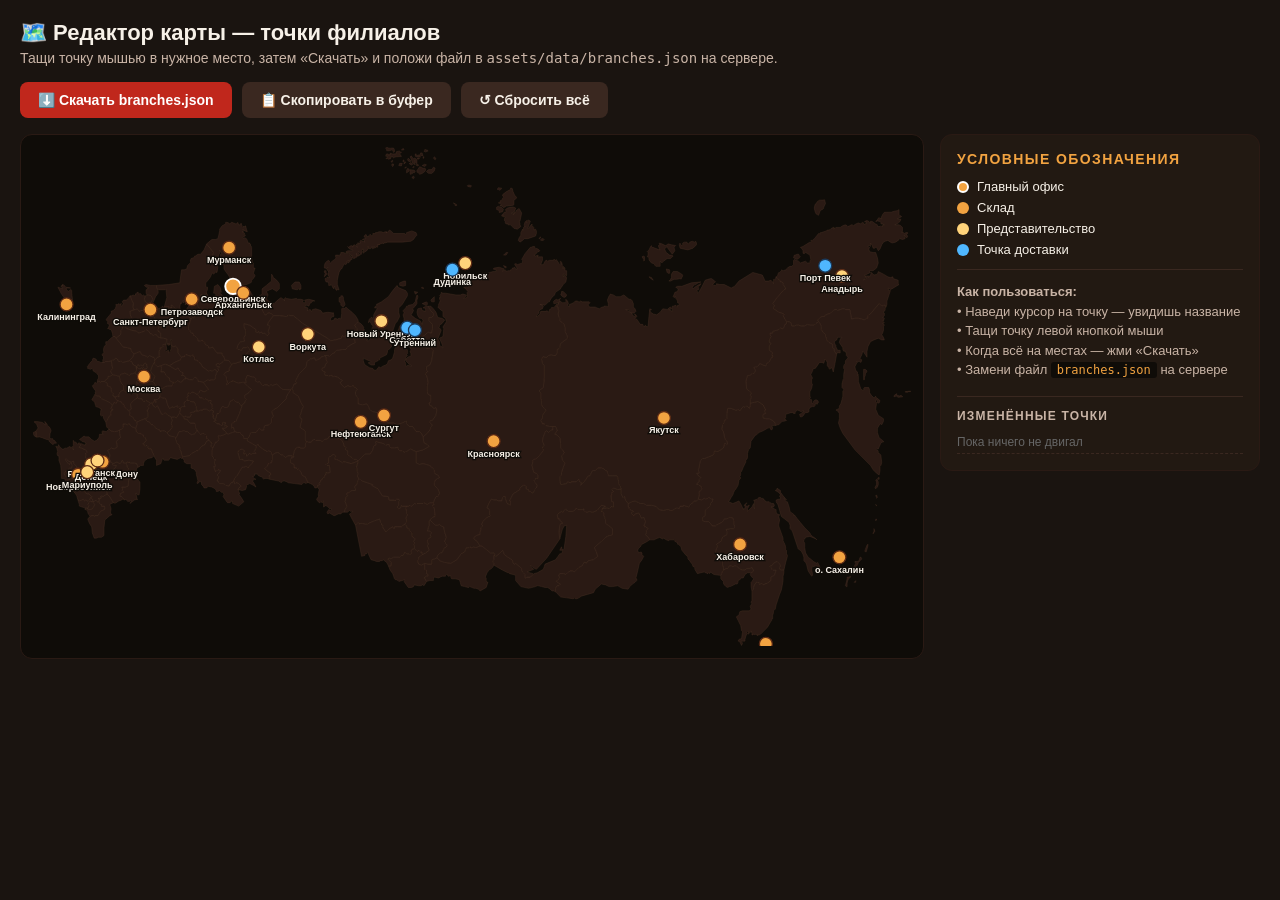
<file: map-editor.html>
<!DOCTYPE html>
<html lang="ru">
<head>
<meta charset="UTF-8" />
<meta name="viewport" content="width=device-width, initial-scale=1.0" />
<meta name="robots" content="noindex,nofollow" />
<title>Редактор карты — ТД Архипов</title>
<style>
  * { box-sizing: border-box; margin: 0; padding: 0; }
  body { font-family: -apple-system,Segoe UI,Roboto,sans-serif; background: #1a1410; color: #f7f1e8; padding: 20px; min-height: 100vh; }
  h1 { font-size: 22px; margin-bottom: 4px; }
  .sub { color: #c9b4a6; font-size: 14px; margin-bottom: 16px; }

  .toolbar { display: flex; gap: 10px; flex-wrap: wrap; margin-bottom: 16px; }
  .btn {
    background: #C0271C; color: #fff; border: none;
    padding: 10px 18px; border-radius: 8px; cursor: pointer;
    font-weight: 600; font-size: 14px; transition: filter .2s;
  }
  .btn:hover { filter: brightness(1.1); }
  .btn.secondary { background: #3a2820; color: #f7f1e8; }
  .btn.secondary:hover { background: #4a3326; }

  .layout { display: grid; grid-template-columns: 1fr 320px; gap: 16px; align-items: flex-start; }
  @media (max-width: 1024px) { .layout { grid-template-columns: 1fr; } }

  .map-wrap {
    background: #0f0c08; border-radius: 12px; padding: 12px;
    border: 1px solid #2a1a14; overflow: hidden;
  }
  svg.map { width: 100%; height: auto; display: block; cursor: default; user-select: none; }
  svg.map path { fill: #2A1A14; stroke: #4a3326; stroke-width: 0.3; }

  .pt { cursor: grab; transition: r .15s; }
  .pt:hover { r: 7; }
  .pt.dragging { cursor: grabbing; r: 7; }
  .pt-hq        { fill: #F2A341; stroke: #fff; stroke-width: 1.5; }
  .pt-warehouse { fill: #F2A341; stroke: #5C2A14; stroke-width: 1; }
  .pt-office    { fill: #FFD37A; stroke: #5C2A14; stroke-width: 1; }
  .pt-dest      { fill: #4FB7FF; stroke: #1a3a5c; stroke-width: 1; }

  .pt-label {
    font-size: 7px; fill: #f7f1e8; font-weight: 600;
    paint-order: stroke; stroke: #0f0c08; stroke-width: 2px;
    pointer-events: none;
  }

  .sidebar { background: #221912; border-radius: 12px; padding: 16px; border: 1px solid #2a1a14; }
  .sidebar h2 { font-size: 14px; text-transform: uppercase; letter-spacing: .1em; color: #F2A341; margin-bottom: 12px; }
  .legend { display: flex; flex-direction: column; gap: 6px; font-size: 13px; }
  .legend-item { display: flex; align-items: center; gap: 8px; }
  .legend-dot { width: 12px; height: 12px; border-radius: 50%; flex-shrink: 0; }

  .hint { color: #c9b4a6; font-size: 13px; line-height: 1.5; margin-top: 12px; padding-top: 12px; border-top: 1px solid #3a2820; }
  .hint code { background: #0f0c08; padding: 1px 6px; border-radius: 3px; color: #F2A341; font-size: 12px; }

  .changes { margin-top: 16px; padding-top: 12px; border-top: 1px solid #3a2820; }
  .changes h3 { font-size: 12px; text-transform: uppercase; letter-spacing: .1em; color: #c9b4a6; margin-bottom: 8px; }
  #changesList { font-size: 12px; max-height: 200px; overflow-y: auto; }
  #changesList div { padding: 4px 0; border-bottom: 1px dashed #3a2820; }
  #changesList .city { color: #F2A341; font-weight: 600; }
  #changesList em { font-style: normal; color: #888; }

  #toast {
    position: fixed; bottom: 24px; left: 50%; transform: translateX(-50%);
    background: #1f5c1f; color: #b7ffb7; padding: 14px 24px; border-radius: 8px;
    border: 1px solid #2a8a2a; font-weight: 600; box-shadow: 0 12px 30px rgba(0,0,0,.5);
    opacity: 0; pointer-events: none; transition: opacity .25s;
  }
  #toast.show { opacity: 1; }
</style>
</head>
<body>

<h1>🗺️ Редактор карты — точки филиалов</h1>
<p class="sub">Тащи точку мышью в нужное место, затем «Скачать» и положи файл в <code>assets/data/branches.json</code> на сервере.</p>

<div class="toolbar">
  <button class="btn" id="downloadBtn">⬇️ Скачать branches.json</button>
  <button class="btn secondary" id="copyBtn">📋 Скопировать в буфер</button>
  <button class="btn secondary" id="resetBtn">↺ Сбросить всё</button>
</div>

<div class="layout">
  <div class="map-wrap" id="mapWrap">
    <svg id="Layer_1" data-name="Layer 1" xmlns="http://www.w3.org/2000/svg" viewBox="0 0 680.489 386.6169"><defs></defs><path id="RU-MOW" class="cls-1" d="M88.5682,176.3l-.4848-.906-.571.7745-.8181.4191-.2483,1.3487-1.8745-.8183-.8806.8539-1.2232-1.3391-.3518,1.4206-1.1567.3492.3288,1.605.9643-.7234.7334.9125,1.5709-.0788.4292-.967.5279.8764,1.109-.59,1.0887.7351,1.7138-.1454.2642-1.1129-.52-1.6725.2108-.6569c-.51.0668-.57-.0925-.8116-.2851Z" transform="translate(-1.0437 -8.2168)"/><path id="RU-SPE" class="cls-1" d="M92.6886,123.5391l-2.0125-.6708-2.6833.6708-.6708,2.6833.6708,2.0125,2.6833,1.3417,2.0125-1.3417,1.3417-2.0125Z" transform="translate(-1.0437 -8.2168)"/><path id="RU-NEN" class="cls-1" d="M207.4,112.8058h-3.3541l-2.6833,2.6833.6708,2.6833,3.3541.6708h.6708l.6708-.6708H207.4l.6708-.6708v.6708h0l-.6708.6708h.6708l.6708-.6708v-2.6833Zm30.8582,15.4291,1.3417.6708v2.0125l2.0125,1.3417,1.3417-2.0125-.6708-2.0125-.6708-2.0125h0v-1.3417l-.6708-1.3417H239.6v1.3417h-1.3417v3.3541Zm-18.7832-.6708-2.0125-.6708-2.6833-.6708-3.3541.6708h0l.6708.6708v1.3417h-1.3417l-.6708-.6708v-.6708l.6708-.6708-2.0125-.6708h-2.6833l-.6708-.6708-4.025.6708-4.025-.6708-.6708-.6708v0h0v.6708h-.6708v2.0125h0l-.6708-1.3417-1.3417-.6708-.6708-.6708-2.6833,2.0125-2.6833,2.6833-3.3541-1.3417-2.6833-2.0125.6708-2.0125.6708-1.3417-.6708-1.3417-.6708-1.3417,2.6833-1.3417,2.0125-.6708,3.3541,2.0125.6708-.6708.6708-.6708v-.6708h.6708v-4.025l-2.0125-2.6833-2.6833-2.0125-.6708-2.0125-.6708-.6708v5.3666l-4.025,3.3541-3.3541,2.6833v4.025l-2.6833,2.0125-1.3417,1.3417v2.0125l2.6833,4.025,2.0125,4.025.6708,1.3417.6708.6708v.6708h1.3417v-.6708l1.3417-.6708h1.3417l1.3417.6708,1.3417,1.3417h4.6958l5.3666.6708,1.3417-.6708.6708-.6708.6708.6708h2.6833l3.3542,2.6833,4.025,3.3541,20.1249,12.0749.6708.6708.6708.6708,4.025-.6708,4.6958-1.3417v-.6708l.6708-1.3417.6708.6708h.6708l1.3417-.6708,1.3417-.6708,1.3417-.6708,1.3417-.6708.6708-.6708h1.3417l1.2972.5064,1.3861-1.848v-1.3417l-.6708-.6708-1.3417-2.0125.6708-.6708.6708-.6708,1.3417-1.3417v-1.3417l-2.0125-3.3541-2.6833-2.6833-3.3541-2.6833-.6708-.6708-.6708-.6708-.6708.6708-.6708.6708h0l-.6708-.6708h-.6708l-.6708.6708v4.025l-.6708,4.025h0l-.6708-.6708h-.6708l-1.3417.6708-1.3417-.6708h-.6708l-.6708,1.3417-2.0125.6708-.6708-1.3417.6708-1.3417,1.3417-.6708h.6708v-1.3417l-.6708-1.3417h.6708l-4.6958-.6708-4.025.6708-1.3417-2.0125-4.025-1.3417-2.6833.6708v.6708l-.6708.6708-.6708-1.3417H214.78l-.6708.6708h-.6708l.6708-.6708v-1.3417l-1.3417-.6708h-1.3417l.6708-.6708v-.6708h1.3417l1.3417.6708.6708-1.3417.6708-1.3417h.6708l.6708-.6708v-.6708h2.0124Z" transform="translate(-1.0437 -8.2168)"/><path id="RU-YAR" class="cls-1" d="M106.776,161.7764l.6708-.6708-2.0125-.6708-.6708.6708.6708.6708Zm4.6958.6708h-.6708l-.6708.6708-2.0125-1.3417V164.46l-.6708,2.0125-1.3417,1.3417v-2.0125l-2.0125.6708-.6708-.6708.6708-.6708h.6708l-.6708-4.025H102.751l-1.3417.6708.6708.6708-.6708.6708-.6708.6708H99.3969v1.3417l-.6708,1.3417v3.3541l.6708.6708-2.0125.6708-2.0125,2.6833v2.6833l2.0125,2.0125,2.6833-.6708,3.3542-1.3417,3.3542,1.3417,4.025-2.6833,4.6958-2.0125V172.51l.6708-1.3417-2.6833-3.3542V164.46l-2.0125-2.0125Z" transform="translate(-1.0437 -8.2168)"/><path id="RU-CHE" class="cls-1" d="M173.859,239.5927v2.0125l-1.3417,2.6833.6708.6708.6708.6708h-2.6833l-.6708.6708h-.6708l-1.3417-.6708-.6708,1.3417-.6708.6708H166.48v-1.3417l-.6708-.6708-1.3417.6708v-1.3417l.6708-1.3417-2.0125-1.3417-2.0125.6708-.6708.6708v.6708h-.6708v.6708l1.3417,4.6958v.6708h2.6833v.6708l.6708.6708,4.025-.6708,3.3541.6708-1.3417,2.0125-2.0125,2.0125-.6708,1.3417-.6708-.6708-.6708-.6708h-.6708l-1.3417.6708h-1.3417l-2.0125,3.3541-2.0125,3.3541-.6708.6708-1.3417,1.3417v1.3417h-.6708v.6708l.6708.6708v1.3417h.6708l.6708-.6708,2.0125.6709,2.0125,2.0124-1.3416.6709-1.3417,2.0124h.6708l2.6833.6708,2.6833-.6708.6708-2.0125v-1.3417l.6708-.6708h.6708l.6708-.6708h.6708l2.6833,1.3417,2.0125,1.3417-1.3417-2.6833-1.3417-2.0125,1.3417-1.3417h1.3417l-1.3417-.6708-1.3417-1.3417h.6708l.6708-.6708.6708-.6708-.6708-.6708h2.6833v.6708l.6708.6708,2.0125.6708,1.3417.6708v.6708l.6708.6708.6708-.6708H182.58l2.0125.6708v-.6708h0v-.6708l-.6708-1.3416,1.3417-.6709v-1.3417l-2.0125-1.3417-2.6833-2.0125,1.3417-1.3417.6708-.6708.6708-1.3417V253.68h.6708l.6708-.6708h1.3417l.6708-2.6833v-3.3541l-.6708-1.3417v-.6708l-.6708-.6708-1.3417-.6708h-.6708l-.6708.6708-3.3542-2.0125-3.3541-2.6833v-.6708H174.53l-.6708.6708Z" transform="translate(-1.0437 -8.2168)"/><path id="RU-ULY" class="cls-1" d="M121.5343,220.8094l-.6708-1.3417-2.6833-.6708v-1.3417l-2.0125-1.3417-1.3417-2.0125-2.6833,4.025-1.3417-.6708h-2.6833l.6708,2.6833-.6708,2.6833.6708,1.3417v1.3417l-2.0125,2.6833-2.0125,1.3417,2.0125,2.6834,4.025.6708.6708.6708v.6708l1.3417-2.0125,1.3417-3.3541h2.0125l1.3417-.6708h.6708l1.3417.6708h1.3417l1.3417,1.3417,2.0125,1.3417.6708-.6708H126.23l1.3417-2.0125.6708-1.3417-1.3417-2.0125v-2.0125l-.6708-1.3417h-3.3541l-1.3417-1.3417Z" transform="translate(-1.0437 -8.2168)"/><path id="RU-TYU" class="cls-1" d="M229.5378,234.226l-2.6833.6708-.6708.6708-.6707.6708h-.671l-1.3417-.6708h-3.3542l-.6708-.6708h-.6708l-1.3417.6708-.6708,1.3417H214.78l-2.0125-.6708v.6708l-.6708,1.3417v2.6833l-1.3417.6708h-2.6833v-.6708h-2.0125l-1.3417.6708-1.3417,2.6833-.6708,3.3541v.6708h.6708l-.6708.6708H201.363l-.6708,1.3417v2.6833l1.3417.6708,1.3417.6708v2.6833h2.0125v.6708l.6708.6708.6708-.6708.6708.6708,1.3417,2.0125.6708,2.0125.6708.6708,1.3417.6708h.6708l.6708,2.0125,1.3417,2.6833h.6708v-.6708l.6708.6708v.6708h.6708l1.3417.6708,1.3417,1.3417.6708,1.3417h1.3417l.6708-.6708v-1.3417h.6708L223.5,269.78l-.6708-.6708v-.6708H223.5l.6708-.6708-.6708-.6708.6708-.6708,1.3417-.6708v-.6708l.6708-.6708h.6708v-1.3417l.6708-.6708h.6708v-2.0125l1.3417.6708,2.0125-.6708-.6708-4.6958v-.6708H228.867l-.6708-.6708.6708-.6708,1.3417-.6708v-4.025l2.0125-1.3417,2.0125-1.3417.6708.6708.6708,1.3417-.6708.6708v1.3417h1.3417l1.3417.6708,1.3417.6708,2.0125,1.3417.6708-.6708h1.3417L247.65,253.68l5.3666-2.0125-1.3417-1.3417h-2.0125l-.6708-.6708-.6708-.6708-2.0125-1.3417-1.3417-.6708v-3.3542h-.6709l-1.3417-1.3417.6708-.6708v-.6708l-.6708-.6708h-.6708l-.6708-2.6833-1.3417-2.0125-.6708-.6708h-.6708l-.6708-.6708-2.0125-.6708h-2.0125l-.6708-.6708-.6708-1.3417H231.55l-.6708.6708-1.3417,2.0125Z" transform="translate(-1.0437 -8.2168)"/><path id="RU-TUL" class="cls-1" d="M77.7962,183.9138H76.7228l-.2013.6708-.7379.6708H75.247l-.3354-.6708-1.61-.6708-1.5429-.6708h-.2012l-.2683.6708H69.9474l-1.14.6708-.3354.6708-.47.6708.47,3.3541,1.4758,2.6833.7379.6708.6708.6708-.1342,1.3417.0671,2.0125,1.14,1.3417.8721.6708h1.2746l.2683-.6708.5367-.6708h1.0733l.8721-.6708H78.4l3.2871-5.3666-.067-1.3417,1.0426-1.3787h.6588l-.6951-.6337v-.6708l.01-1.3513.0265-.68h-.9988L80.24,183.2175l-.8338.0254-.9392.6708h-.6709Z" transform="translate(-1.0437 -8.2168)"/><path id="RU-SVE" class="cls-1" d="M206.73,201.3554l-2.0125-1.3417-2.0125-1.3417V196.66l-.6708-.6708v-.6708l-1.3417.6708v.6708l-2.0125,2.6833-1.3417,2.6833v1.3417l-3.3541,3.3541-3.3541,3.3541-1.3417.6708-1.3417.6708L185.934,213.43l1.3417,3.3542-1.3417,2.0125V221.48h0l-2.0125,2.0125-3.3541.6708-.6708,2.0125v1.3417H177.884l-1.3417-1.3417-1.3417,1.3417L173.859,229.53h-3.3541l-1.3417.6708h0v.6708l-.6708,2.0125-1.3417,1.3417v2.0125h.6708l.6708.6708,2.6833,1.3417,2.0125,1.3417h.6708l.6708-.6708h1.3417v.6708l3.3541,2.6833,3.3542,2.0125.6708-.6708h.6708l1.3417.6708.6708.6708v.6708l.6708,1.3417,2.0125-1.3417,2.0125-.6708,1.3417.6708,1.3417,1.3417h1.3417l.6708.6708,1.3417,1.3417,2.0125-1.3417h3.3541l-.6708,1.3417h1.3417l.6708-.6708h-.6708v-.6708l.6708-3.3541,1.3417-2.6833,1.3417-.6708h2.0125v.6708h2.6833l1.3417-.6708v-2.6833l.6708-1.3417v-.6708l-.6707-.6708v-7.3791l-2.0125-1.3417-2.0123-1.3416.6707-2.6834.6708-2.6833v-1.3417h0l-1.3415-.6708v-2.0125l.6707-1.3417.6708-2.6833,1.3417-2.6833-1.3417-2.0125-.6708-1.3417-2.0125-4.6958Z" transform="translate(-1.0437 -8.2168)"/><path id="RU-RYA" class="cls-1" d="M92.6886,189.9513l-1.3417-.6708v.6708l-3.9882-.04-1.3785.7108h-.6567l-.6849-.6708-.6708.6708-1.3417.6708H81.687L78.4,196.66l.47,1.3417v1.3417h1.4758l1.5429.6708-.2013,1.3417.2683,1.3417,1.3417.6708h2.0125l.6708,1.3417.6708.6708h1.3417l.6708-.6708,3.3541,2.0125h1.3417l.5378-.2688.8039-.402h0V205.38l.6708.6708h1.3417l-.6708-1.3417-1.3229-.37,1.3229-.3h1.3417l.6708-.6708,1.3417-.6708v-2.0125l.6708-.6709V198.672l-1.3417-.6708h-.6708l.6708-.6708v-1.3417l-2.6833-3.3541L94.03,189.9513H92.6886Z" transform="translate(-1.0437 -8.2168)"/><path id="RU-ORL" class="cls-1" d="M68.002,185.9263l-2.6833-.6708-2.6833-.6708-.2683.6708h-.47l-1.4758.6708H59.3483l-.2683.6708-.2012,1.3417-1.61.6708-.7379,1.3417.8721.6708,1.14.6708v2.0125l1.7442.6708,1.2746.6708.0671,1.3417.1342,2.0125.6708.6708.6708.6708-.2012.6708v1.3417H63.91l.2012.6708h.47l2.2137-.6708.805.6708.2012-1.3417-.0671-.6708.3354-.6708.4025-1.3417,2.8175-1.3417-.0671-2.0125.1342-1.3417-.6708-.6708-.7379-.6708L68.4716,189.28l-.47-3.3541Z" transform="translate(-1.0437 -8.2168)"/><path id="RU-OMS" class="cls-1" d="M253.0169,251.6676,247.65,253.68l-4.6958-1.3417h-1.3417l-.6708.6708-2.0125-1.3417-1.3417-.6708-1.3417-.6708h-1.3417v-1.3417l.6708-.6708-.6708-1.3417-.6708-.6708-2.0125,1.3417-2.0125,1.3417v4.025l-1.3417.6708-.6708.6708.6708.6708h2.0125v.6708l.6708,4.6958-2.0125.6709-1.3417-.6708v2.0125h-.6708l-.6708.6708v1.3417h-.6708l-.6708.6708v.6708l-1.3417.6708-.6708.6708.6708.6708-.6708.6708H222.83v.6708l.6708.6708-1.3417.6708h-.6708v1.3417l1.3417,2.0125-.6708,3.3541v1.3417h.6708l-2.0125,2.6833.6708,1.3417.6708.6708.6708.6708H223.5l.6708-.6708h.6708v.6708h.6708v-.6708l.6708-.6708v4.6958l1.3417-.6708V285.88l1.3417.6708,1.3417,1.3417.6708.6708h1.3417v.6708l-.6708.6708-1.3417-.6708-1.3417,2.0125.6708,1.3417,1.3417-.6708,3.3541,2.0125h.6708l2.6833-1.3417H239.6l1.3417-1.3417h1.3417l.6708-2.0125.6708-1.3417.6708-.6708v-.6708l-.6708-2.0125-.6708-1.3417.6708-3.3541,1.3417-1.3417-.6708-.6708v-1.3417h1.3417l1.3417-1.3417,1.3417-.6708h2.6833v-1.3417l-.6708-1.3417.6708-1.3417,1.3417-.6708v-1.3417l.6708-1.3417v-.6708l.6707-1.3416-.6708-.6708-.6708-1.3417.6708-.6708v-1.3417l-.6708-1.3417v-2.6833l-.6708-.6708v-.6708h.6708V253.68h.6708v-2.0125Z" transform="translate(-1.0437 -8.2168)"/><path id="RU-NGR" class="cls-1" d="M86.6511,135.614v-.6708H84.6386l-1.3417.6708-.6708-1.3417-.9392-.6708-1.2746.6708H79.3391l-3.3541,1.3417.47,2.6833.6708,2.0125-.6038.6708h-.805l-.0671.6708-.1342.6708-2.0125.6708-.3354,1.3417L71.96,145.6765l.1342,1.3417.8721,1.3417.9392.6708,3.7567,1.3417,3.69.6708,1.2746,1.3417h.6708l2.0125-.6708,2.0125-.6708.6708-.6708.6708-.6708,2.0125,1.3417,1.3417,2.0125h.6708l.6708.6708,1.3417.6708.6708-.6708h.6708l1.3417.6708.6708,1.3417h.6708l1.3417.6708v-4.025l-.6708-.6708H98.726v-.6708h-.6708v-1.3417l.6708-2.0125-1.3417-2.0125-.6708-1.3417v-2.0125l-1.3417-1.3417V140.31l-.6708-.6708H92.0177v-2.6833l-.6708-.6708-.6708-.6708h0v-.6708l-1.3417.6708-1.3417.6708-1.3417-.6708Z" transform="translate(-1.0437 -8.2168)"/><path id="RU-LIP" class="cls-1" d="M78.4,196.66H77.3266l-.8721.6708H75.3812l-.5367.6708-.2683.6708H73.3016l-.8721-.6708-1.14-1.3417-2.8175,1.3417-.4025,1.3417-.3354.6708.0671.6708L67.6,202.0262l-.805-.6708-2.2137.6708.4025,1.3417,1.2746,1.3417,1.8783.6708,1.61.6708v.6708h-.0671l.6037.6708h.805l.6037,1.3417-.2012.6708,1.6771,1.3417,1.8112,2.0125,1.2746-.6708,1.0733-.6708-.6708-4.025,2.3479-2.6833,2.9516-2.0125-.2683-1.3417.2013-1.3417-1.5429-.6708H78.8694v-1.3417L78.4,196.66Z" transform="translate(-1.0437 -8.2168)"/><path id="RU-KRS" class="cls-1" d="M58.5433,191.9637v-.6708l-1.14-.6708-.8721-.6708H53.8475l-.47.6708L52.17,189.28l-1.2746,1.3417-.6708.6708-1.2075-.6708-.2012.6708-.1342.6708-1.6771,1.3417,1.14,2.0125,1.5429,2.0125-.2012.6708-.3354.6708h.3354l.2012.6708H49.353l-.3354.6708,1.2746,1.3417h2.415l.6037,1.3417.7379.6708,3.1529,1.3417,4.025,2.0125.6037.6708.6037,1.3417.9392-1.3417.7379-1.3417.8721.6708H65.99v-.6708l.4025-.6708-.1342-.6708h0l-1.2746-1.3417-.4025-1.3417h-.47l-.2012-.6708H62.9037v-1.3417l.2012-.6708-.6708-.6708-.6708-.6708-.1342-2.0125-.0671-1.3417-1.2746-.6708-1.7442-.6708v-1.3417Z" transform="translate(-1.0437 -8.2168)"/><path id="RU-KGN" class="cls-1" d="M202.0338,247.6426H198.68l-2.0125,1.3417-1.3417-1.3417-.6708-.6708h-1.3417l-1.3417-1.3417-1.3417-.6708-2.0125.6708-2.0125,1.3417v3.3541l-.6708,2.6833h-1.3417l-.6708.6708h-.6708v.6708l-.6708,1.3417-.6708.6708-1.3417,1.3417,2.6833,2.0125,2.0125,1.3417v1.3417l-1.3417.6708.6708,1.3417h0v1.3417l3.3541.6708,3.3541.6708,1.3417.6708.6708.6708.6708-.6708.6708-.6708h1.3417l2.0125.6708.6708.6708,5.3666.6708,5.3666.6708.6708-.6708.6708-.6708h.6708l1.3417.6708.6708-.6708h.6708l-1.3417-2.6833-.6708-2.0125h-.6708l-1.3417-.6708-.6708-.6708-.6708-2.0125L207.4,258.3758l-.6708-.6708-.6708.6708-.6708-.6708v-.6708h-2.0125v-2.6833l-1.3417-.6708-1.3417-.6708v-2.6833l.6708-1.3417Z" transform="translate(-1.0437 -8.2168)"/><path id="RU-KGD" class="cls-1" d="M20.5073,116.16Zm3.0187-.6708.805-.6708-.805.6708-.7379.6708h.0671Zm6.6412,2.0125h0l-3.8237-.6708-.9392-1.3417-1.0733-.6708-.805.6708-.6708.6708h.2683l.7379,2.0125-1.5429-.6708-2.0125-.6708,2.8175,5.3666,3.22,4.6958,1.8783,2.6833h.6037l.7379-.6708,2.3479-.6708-.6037-4.6958-.2012-2.0125-.0671-2.0125-.3354-.6708h-.8721l-.7379.6708-.7379.6708-1.2075-1.3417-.47-1.3417h3.4883Z" transform="translate(-1.0437 -8.2168)"/><path id="RU-IVA" class="cls-1" d="M117.5093,183.243l-1.3417-.6708-1.3417-.6708-.6708-1.3417-.6708-1.3417-.6708.6708-1.3417.6708-4.6958-2.6833-3.3542-1.3417-3.3541,1.3417h0l.6708,2.0125-.6708,2.6833h2.6833l.6708,1.3417.6708,1.3417,2.0125,2.0125h.6708V189.28l1.3417.6708,1.3417.6708h.6708l.6708.6708.6708-.6708,1.3417-1.3417,1.3417.6708,1.3417.6708,1.3417-.6708.6708-1.3417,1.3417-.6708h.6708v-.6708l-1.3417-2.0125h-2.0125l.6708-.6708.6708-1.3417Z" transform="translate(-1.0437 -8.2168)"/><path id="RU-BRY" class="cls-1" d="M57.0675,174.5222l-.6708.6708h-2.75l-1.2746-.6708H50.963l-1.14-2.0125-2.0125-.6708-.6037.6708-.2012,1.3417-.4025.6708h-.47l-1.0062,1.3417-1.0733,1.3417-.6037,1.3417h-.47l.5367.6708-.1342.6708h.4025l1.6771.6708,1.2746-.6708.6037.6708.4025,1.3417,1.2746.6708,1.0733.6708,1.61,2.0125.2012,2.0125L51.03,188.61l-.1342,2.0125L52.17,189.28l1.2075,1.3417.47-.6708h2.6833l.7379-1.3417,1.61-.6708.2012-1.3417.2683-.6708h1.0733l1.4758-.6708h.47l.2683-.6708-1.5429-2.6833.6708-.6708,1.0733-1.3417-.6708-3.3541-.4025-2.6833-2.3479.6708H57.0675Z" transform="translate(-1.0437 -8.2168)"/><path id="RU-AST" class="cls-1" d="M77.3937,253.0092h-.8721l-.7379-.6708-.1342.6708h-.1342l-.5367-.6708h-.8721l-1.14.6708.6708,1.3417.4025,2.0125.805.6708.5367.6708-.8721.6708-.6037,1.3417.2012,2.0125.6708,1.3417h1.7441l1.4087,1.3417H76.79l-1.4758.6708-.3354,3.3541-.2683,2.6833-2.415.6708H69.8133l.1342.6708.6708.6708-.2683.6708-.2012.6708.6708.6708.47.6708-2.2808.6708-.6037,2.0125.2683.6708h1.3417l.47.6708.47.6708v.6708h.6708l-.1342.6708h.6037l.4025-.6708,1.9454,1.3417.0671.6708h.0671l.7379-.6708H75.65l-.1342.6708.47-.6708.6708-.6708.4025.6708-.067.6708-.5367.6708-.2683.6708.805-.6708.805-.6708,1.8783-1.3417,1.9454-.6708.3354.6708-1.2075-5.3666H81.15l.805,1.3417h1.3417l.6708-4.6958v-5.3666l-1.3417-1.3417-1.0733-1.3417-.6708.6708-.6708-.6708.6037-2.0125,1.14-1.3417-.2683-2.0125-.6708-2.0125,1.61-1.3417-.6708-1.3417-.4025-1.3417-2.0125-.6708H77.3937Z" transform="translate(-1.0437 -8.2168)"/><path id="RU-KHA" class="cls-1" d="M556.2319,210.747l-1.3417-1.3417-.6708-.6708-.6708.6708-.6708.6708-.6708-.6708h-.671l-1.3415,1.3415-1.3417,2.0125-.6708-.6708-.6708-.6708-.6708.6708h-1.3417l-3.3541-1.3417h-2.6833l-.6708,4.025v4.025l-.6708.6708-1.3417.6708V221.48l-.6708.6708v.671l-.6707.6707v.6708l-.6708,2.6833,1.3417,2.0125.6708,3.3541.6708,2.6833,1.3417,1.3417.6708,2.0125-.6708.6708-1.3417-1.3417-.6708.6708v.671l-.6708,2.6833-3.354,2.0124h0l-1.3417.6708H530.74l-1.3417-.6708h0l-.671,1.3418v1.3415l-.6708.6708-3.3541,1.3417-3.3541,1.3417h-1.3417l-1.3417,1.3417-.6708,1.3417-.6708,4.025-.6708,2.0125.6708,2.6833h-2.0125l1.3417,2.0125,2.0125,1.3417-.6708.6708-.6708.6708v2.0125l-1.3417.6708-.6708,1.3417h1.3417l.6708.6708,1.3417.6708.6708,1.3417v1.3417l-.6708.6708-1.3418.671V277.83l-.6708,3.3541,2.6833.6708,2.0125-1.3417.6708.6708h.6708l1.3417-.6708.6708-.6708,1.3417.6708.6708.6708h1.3417l-.6708,2.0125-1.3417,1.3417V285.88l-1.3417,1.3417-1.3417,1.3417-.6708.6708-.6708.6708v4.025l-2.0125,1.3417v2.6833l2.0125.6708h2.6833l1.3417,1.3417,1.3417,2.0125H530.07l.6708-.6708,1.3417-.6708,2.6833-1.3417,1.3417-1.3417.6708-1.3417H538.12l2.0125-.6708.6708-.6708h.6708l.5977.1994,1.4146.4715.671,2.0123v2.6833l.6708,1.3417v1.3417l-.6708.6708h-2.6833l-3.3541.6708h0l.6708,1.3417v2.6833l-1.3417.6708-1.3417.6708-.6708.6708-.6708,1.3417v1.3417l-2.0125,1.3417L530.74,316.067l.6708,1.3417v.6708l-.6708,1.3417-.6708,2.0125v4.025l.6708-.6708h0l.6708.6708v.6708h.6708l.6708-.6708.6708.6708V326.8h.6708l1.3417.6708v4.6958l.6708,2.0125v2.0125L538.79,334.85h.6708l.6708-.6708.6708-1.3417h1.3417l1.3417.6708,1.3417-.6708h1.3417l.6708.6708,2.0124,2.0127.6709,0,1.3417.6708h2.0125l1.3416-1.3414.6709,0h2.0125l1.3417-.6708.6708,1.3417h0l.6708,1.3417-2.0125,1.3417-.6708,1.3417.6708,1.3417.6708.6708,1.3417,1.3417-1.3417,2.0125-.6708.6708v3.3542l.6708,3.3541,1.3417-1.3417v-1.3417l.6708-2.0125,1.3417-2.0125h.6708l.6708.6708.6708-.6708.6708.6708v1.3417l.6708-.6708.6708-.6708.6708.6708.6708.6708,3.3541-1.3417,2.6833-2.0125v-2.6833l2.6833-1.3417,1.3417-4.025h-2.6833l-.6708-.6708V334.85l-.6708-.6708-.6708-.6708v-.6708h1.3417l1.3417-2.0125,2.6833-1.3417h0l.6616.5529,1.3509,1.46.6707,1.3414-.6708,1.3417v1.3417l1.3417.6708h2.0125l1.3417-6.0375,1.3417-4.6958v-.6708l-.6708-1.3417v-2.6833l-.6708-.6708v-2.0125l-.6708-2.0125-.6708-1.3417-.6708-1.3417v-2.0125h0L579.04,301.98v-1.3417l.6708-3.3541L579.04,294.6l.6708-1.3417-.6708-.6708-.6708.6708-1.3417-2.0125v-2.0125h-.6708l-.6708-.6708-2.6833-1.3417h2.0125l.6708-1.3417-.6708-1.3417h-1.3417l-1.3417-.6708h0l-.6708-.6708h-2.0125l-2.0125-1.3417v-.6708l-1.3417-.6708h-.6708l-.6708-.6708H563.611l-.6708.6708-.6708.6708-2.0125.6708h-.6708l.6708,1.3417v5.3666l-.6708-1.3417V284.538h0l-1.3417,2.6833-3.3541,3.3541V288.563l1.3417-2.6833h-.6708l-.6708.6708h-.6708l-1.3417-.6708.6708-.6708.6708-.6708v-.6708l-2.0125,2.0125.6708.6708v2.0125h-1.3417v.6708h0l-1.3417-3.3541-2.0125-3.3541-4.6958,2.0125-3.3541-1.3417,1.3417-2.0125.6708-1.3417,1.3417-2.0125.6708-2.0125.6708-1.3417.6708-.6708,2.0125-3.3541.6708-4.025.6708-.6708.6708-.6708v-.6708l-.6708-.6708.6708-1.3417v-2.0125l.6708-.6708,1.3417-3.3541,1.3417-2.6833.6708-1.3417v-1.3417l.6708-.6708.6708-1.3417V245.63l.6708-2.6833,1.3417-1.3417.6708-5.3666,3.3541-4.6958h.6708l.6708-.6708.6708-.6708.6708-.6708,3.3541-1.3417,3.3541-2.0125h.6708l.6708-.6708h.6708v1.3417l1.3417.6708.6708-1.3417-.6708-2.0125h2.6833v-2.0125l-2.0125-2.0125-2.6833-1.3417h-2.6833l-2.0125-.6708v-2.6833l2.0125-.6708-.6708-1.3417v-1.3417h.6709l-2.0126-4.025L562.94,205.38l-2.6833.6708-3.3541.6708v2.0125l-.6708,2.0125Z" transform="translate(-1.0437 -8.2168)"/><path id="RU-CE" class="cls-1" d="M50.2921,282.5257l-.2683-.6708-1.0062.6708-1.4758.6708H46.938l.5367.6708,1.4758,1.3417-1.4087,2.6833h-.1342l-.2683.6708h0l-2.1467.6708-1.8783-.6708.7379-.6708H41.2359l.2012.6708-.1342.6708h.9392l1.0733,1.3417.3354,1.3417.1342.6708.7379.6708.7379,1.3417L46.67,293.93h1.4758l.7379.6708.2683-.6708h2.415l.6708-1.3417,1.14-2.0125,1.6771-.6708,1.4758-.6708.2012-1.3417-.3354-1.3417H54.1159l.0671-.6708.2012-.6708h-.8721l-.9392-.6708-.0671-.6708-.1342-.6708H50.8288l-.5367-.6708Z" transform="translate(-1.0437 -8.2168)"/><path id="RU-UD" class="cls-1" d="M163.1257,208.7345l-1.3417-.6708-.6708-.6708v-.6708l-.6708-.6708h-1.3417l-1.3417-.6708-1.3417-1.3417-2.6833,1.3415-1.3416,4.0251-1.3417.6708h-1.3417l-.6708-.671h-1.3416l-1.3417,2.0125-.6708,2.6833-.6708.6708h-1.3417l-.6708,2.6833-.6708,2.0125.6708.6708H142.33l-1.3417.6708h.6708l.6709.6708,1.3417,1.3417h2.0125v.6708h.6708l.6708.6708,1.3417-.6708v-.6708l-.6708-.6708,1.3417-.6708,1.3417.6708h-.6708v2.6833l.6708-.6708,1.3417.6708-2.0125,1.3417h-2.0125l.6708,1.3417h.6708l1.3417,1.3417.6708,1.3417,1.3417.6708,1.3417-.6708,2.0125-.6708,2.0125-.6708-.6708-1.3417-.6708-2.0125h-.6708l-.6708.6708v-3.3541l.6708-.6708h.6708l.6708-.6708v-.6708l.6708.6708.6708-.6708,2.6833-6.0375,2.0125-6.0375Z" transform="translate(-1.0437 -8.2168)"/><path id="RU-SE" class="cls-1" d="M44.7913,281.8549l-1.0062.6708H42.98l-.5367-.6708h-.6708l-.7379.6708-.4025-.6708-.5367-.6708-1.4758.6708-1.5429.6708-.6037-.6708h-.6037l1.0062,3.3541.0671,1.3417,1.9454.6708,2.3479.6708h2.6162l.5367-2.0125-.6708-.6708.7379-1.3417,1.0733-1.3417h.3354l.2012.6708h1.4758l-.2683-2.0125-1.6771-1.3417Z" transform="translate(-1.0437 -8.2168)"/><path id="RU-MO" class="cls-1" d="M113.4843,208.7345l-2.0125.6708-1.3417.6708h-.6708v-.6708l-1.3417.6708-1.3417.6708-1.3417-2.6833-1.3417-4.6958-1.3417-.6708h-1.3417l-.6708-.6708-1.3417-1.3417v2.0125l-1.3417.6708-.6708.6708H96.0428l-1.3229.3,1.3229.37.6708,1.3417H95.3719l-.6708-.6708h0v.6708l-1.3417.6708.6708,2.0125,2.0125,1.3416.6708-.6708.6708-.6708,1.3417,2.6833,2.0125,4.025H102.08l1.3417-1.3417,2.0125,2.0125,2.6833,1.3417h2.6833l1.3417.6708,2.6833-4.025.6708-2.6833h-.6708v-.6708h-.6708l-.6708-.6708.6708-.6708-.6708-.6708Z" transform="translate(-1.0437 -8.2168)"/><path id="RU-KR" class="cls-1" d="M138.305,86.6435l-2.6833-3.3541-2.0125,4.6958-2.6833,3.3541h-2.0125l-2.0125,1.3417H126.23v.6708l-.6708.6708-2.0125.6708-.6708,2.0125.6708.6708h0l-.6708.6708-2.0125,2.0125-.6708,2.6833-2.0125.6708h-2.0125l-.6708,4.6958-.6708,5.3666-8.7208,1.3417-9.3916.6708v1.3417l1.3417,2.0125v-.6708l.6708.6708h4.6958l.6708-.6708h0l.6708,6.7083L102.751,132.26h4.025l.6708.6708h1.3417l-.6708-1.3417v-.6708h.6708L110.13,132.26l1.3417,1.3417h1.3417l.6708.6708.6708,2.6833h0l.6708.6708.6708-2.0125-.6708-3.3541.6708-3.3541v.6708h.6708l.6708-1.3417.6708-1.3417v2.0125h.6708l.6708-2.0125.6708-1.3417v2.0125h0l.6708-1.3417.6708-.6708-.6708,2.0125-1.3417,2.6833h.6708l.6708-1.3417v.6708l1.3417.6708,1.3417-2.6833v-.6708h-.6708v-.6708l-.6708.6708h0l.6708-2.0125.6708-2.0125.6708,6.0375-3.3541,4.6958-.6708,2.0125-.6708,2.6833h1.3417l1.3417,1.3417,2.0125,2.0125.6708-.6708.6708-.6708.4438.4437.227.2271,1.3417-2.0125.6708-2.0125h0v-.6708l1.3417-1.3417,1.3417-1.3417-1.3417-2.0125-.6708-2.6833,1.3417-1.3417.6708-1.3417.6708-2.0125.6708-2.0125.6708.6708.6708.6708,1.3417-.6708,1.3417-1.3417V120.185l.6708-1.3417v-2.0125h-1.3417v-3.3541l.6708-.6708h0l2.6833-3.3542.6708-1.3417.6708-2.0125h.6708l.6708.6708,1.3417-1.3417.6708-.6708v.6708h.6708l.6708-4.025-1.3417-4.025h2.0125l-.6708-1.3417-.6708-1.3417.6708-.6708h-.6708l-.6708-.6708-2.0125.6708-.6708-2.0125.6708-2.0125-2.6833-3.3541Z" transform="translate(-1.0437 -8.2168)"/><path id="RU-KL" class="cls-1" d="M73.637,254.3509l-.6708-1.3417H70.9537v-1.3417l-1.0063-.6708-.47,1.3417-.8721,1.3417-2.4821-1.3417L62.8366,253.68l-.4025.6708,1.14.6708H65.587l-.9392,2.0125L62.77,258.3759l-.1342.6708-.1342.6708H59.08l-.5367,1.3417-.7379.6708h-.2683l-.3354-.6708-1.0062.6708-1.2075-.6708-2.08-4.6958-2.8846-2.0125-1.8112.6708-2.415.6708.47.6708h.6708l-.0671.6708.1342.6708.805-.6708h.8721l.2012.6708-.4025.6708h4.025l.6037,2.0125.5367,1.3417,1.0062,1.3417.805,1.3417-.47,3.3541.4025,1.3417.9392,1.3417,1.5429,3.3541.5367,3.3541.47.6708,1.0733.6708,2.0125,3.3541,1.4087,2.0125h.7379l.47.6708.5367-.6708H65.52l2.08-1.3417,2.2137-.6708.47-.6708h.6708v-.6708l-.47-.6708-.47-.6708H68.6729l-.2683-.6709.6037-2.0125,2.2808-.6708-.47-.6708-.6708-.6708.2012-.6708.2683-.6708-.6708-.6708-.1342-.6708h2.4821l2.415-.6708.2683-2.6833.3354-3.3541,1.4758-.6708h1.14l-1.4087-1.3417H74.7774l-.6708-1.3417-.2012-2.0125.6037-1.3417.8721-.6708-.5367-.6708-.805-.6708-.4025-2.0125Z" transform="translate(-1.0437 -8.2168)"/><path id="RU-IN" class="cls-1" d="M47.4746,283.8674l-.5367-.6708h-.8721l-.2012-.6708h-.3354l-1.0733,1.3417-.7379,1.3417.6708.6708-.5367,2.0125-.7379.6708,1.8783.6708,2.1467-.6708h0l.2683-.6708h.1342l1.4087-2.6833-1.4758-1.3417Z" transform="translate(-1.0437 -8.2168)"/><path id="RU-AL" class="cls-1" d="M301.9874,322.1047h-.6708l-.6708-.6708-.6708-.6708-.6708.6708h-.6708l-.6708-.6708-1.3417-1.3417-2.0125.6708-.6708,1.3417.6708,1.3417-1.3417,1.3417-.6708-.6708h-2.0125l-.6708-.6708-.6708-.6708-.6708,1.3417L287.9,324.788h-1.3417l-.6708.6708-.6708.6708h-4.6958l-1.3417.6708-.6708.6708h0l-1.3417-.6708-1.3417.6708,1.3417,1.3417,1.3417,1.3417v2.6833H276.496l1.3417,3.3541,2.0125,2.6833.6708,2.0125.6708,2.0125.6708.6708h.6708l1.3417.6708.6708.6708,2.6833-.6708,2.0125-.6708v.6708l-.6708.6708,3.3541,4.6958h2.6833l1.3417-.6708.6708-1.3417,3.3541.6708h2.0125l.6708-.6708h.6708l.6708.6708,1.3417-2.0125.6708-1.3417-.6708-1.3417V342.9h-.6708L304,342.23l2.0125-1.3417h1.3417v-1.3417l-1.3417-.6708v-2.6833h-.6708l-.6708-.6708v-4.6958l-1.3417.6708-1.3417.6708-2.0125-.6708-.6707-2.0125v-.6708l.6708-.6708V326.13l1.3417-.6708,1.3417-1.3417v-2.0125h-.6708Z" transform="translate(-1.0437 -8.2168)"/><path id="RU-BA" class="cls-1" d="M162.4549,230.8719l-.6708-.6708V229.53h-2.0125l-2.0125-.6708-2.0125.6708-2.0125.6708-1.3417.6708-1.3416-.6708-2.6833,1.3417-2.6833.6708-.6708-.6708v.6708l-.6708.6708h0l.6708.6708v1.3417l-.6708,1.3417-.6708.6708H142.33v.6708l-.6708,1.3417-1.3417,2.6833h0l-.6708,2.0125v4.025l.6708.6708.6708.6708h0v.6708l.6708.6708h.6708l-.6708,2.0125V253.68l.6708,1.3417v.6708h-1.3417l.6708,2.0125.6708,2.0125h.6708l1.3417-1.3417,2.0125.6708-1.3417,2.0125-1.3417,1.3417.6708.6708.6708.6708-1.3417,3.3541h.6708l.6708,1.3417.6708.6708h2.6833l1.3417.6708.6708.6708,2.6833.6708,1.3417-2.6833h1.3417l.6708-1.3417v-.6708h.6708v-1.3417l1.3417-1.3417.6708-.6708,2.0125-3.3541,2.0125-3.3541h1.3417l1.3417-.6708h.6708l.6708.6708.6708.6708.6708-1.3417,2.0125-2.0125,1.3417-2.0125-3.3541-.6708-4.025.6708-.6708-.6708v-.6708h-2.6833v-.6708l-1.3417-4.6958v-.6708h.6708v-.6708l.6708-.6708,2.0125-.6708,2.0125,1.3417-.6708,1.3417v1.3417l1.3417-.6708.6708.6708v1.3417h.6708l.6708-.6708.6708-1.3417,1.3417.6708h.6708l.6708-.6708h2.6833l-.6708-.6708-.6708-.6708,1.3417-2.6833v-2.0125h-.6708l-2.0125-1.3417-2.6833-1.3417-.6708-.6708h-.6708V234.226h-2.6833v-.6708l-.6708-2.0125h-.6708l-.6708-.6708Z" transform="translate(-1.0437 -8.2168)"/><path id="RU-AD" class="cls-1" d="M32.8506,253.68l-.3354-2.0125-1.8112.6708-2.2808-.6708L27.35,250.3259l-.6708-.6708-.5367.6708.2012.6708.3354.6708,1.2075,1.3417,1.0733,1.3417h.4025l.6037-1.3417h.7379l.47,2.0125-.2012,2.0125H29.4293l-1.5429,1.3416.1342,1.3417.2012.6708-.6708.6708h-.8721l.1342-.6708-.2683-.6708h-.5367l-.6708.6708-.2683.6708.805,2.0125,1.3417,1.3417,1.3417-.6708.8721-2.0125h.6037l.5367-.6708.8721-1.3417,1.4758-.6708-.2012,1.3417-.2683,1.3417h1.0733l.3354-.6708.3354-.6708.4025-.6708.805-.6708-.6708-3.3541Z" transform="translate(-1.0437 -8.2168)"/><path id="RU-CR" class="cls-1" d="M3.2211,228.5559,4.9835,226l-1.367-3.4143-1.3286-.745-.1492-.894,3.0739.1544L8.43,221.75l2.1617,1.8118L10.204,220.93l1.7109,1.9765.2154.9041,2.0078,1.818.966,2.4822-.7809,2.0209-.3541,3.8155,1.26.3436.9293-.1327.2784,1.1469,1.2335.2693,1.6382,2.1686-1.9882.0265-.7228,1.2071L13.7955,236.65l-.6446-1.5971-1.5388-.1442-3.1693-1.234L6.2968,233l-2.7975.0827Z" transform="translate(-1.0437 -8.2168)"/><path id="RU-SEV" class="cls-1" d="M3.4993,233.0826l-1.7006-1.1782L1.19,229.4813l2.0308-.9254Z" transform="translate(-1.0437 -8.2168)"/><path id="RU-KO" class="cls-1" d="M210.0838,145.0057l-4.025-3.3541-3.3542-2.6833h-2.6833l-.6708-.6708-.6708.6708-1.3417.6708-5.3666-.6708h-4.6958l-2.0125,2.6833-2.0125,2.6833-.6708,2.0125h1.3417l.6708.6708-.6708,2.0125-.6708,2.0125.6708,1.3417v.6708l-.6708.6708-.6708.6708-.6708-.6708-1.3417-1.3417h-.6708l-.6708.6708-.6708-.6708v-.6708h-.6708l-1.3417.6708-.6708-1.3416-1.3417,1.3416-.6708-.6708v-2.0125l-4.6958-3.3541-4.6958-1.3417v2.6833l1.3417,2.6833v3.3542l-1.3417,2.0125v1.3417l.6708,1.3417-2.0125.6708h-1.3417l-2.0125,2.6833-.6708,2.6833.6708.6708h1.3416l.6708.6708h1.3417v-.6708l.6708-1.3417H166.48l.6708-.6708h.6708l.6708,1.3417.6708,1.3417-2.6833,2.6833-3.3541,2.6833-.6708,2.0125-.6708,1.3417-4.025,1.3417h-1.3417l-1.3417.6708-2.0125,3.3541v2.0125l-2.6833.6708-1.3417,2.0125,1.3417,1.3417.6708,1.3417h0V188.61l.6708,2.0125-.6708.6708v1.3417l2.0125-1.3417,1.3417-1.3417h1.3417V189.28l2.6833,1.3417,2.0125.6708,2.6833-.6708h2.0125v.6708l1.3417-.6708-.6708-2.0125,1.3417-3.3541,4.025,1.3417h1.3417l1.3417,1.3417-.6708,1.3417h0l2.0125,1.3417,1.3417-.6708,1.3417,2.0125,1.3416,1.3417,1.3417-.6709h2.6833v.6708h1.3416l.6709-.6709h.6708l.6708.6708h0l1.3417-.6708,2.0125-.6708,4.025,4.025,6.7083.6708v-.6708l1.3417-.6708.6708-1.3417.6708-2.0125h1.3417l.6708-1.3417-.6708-.6708V189.28l1.3417-2.6833,1.3417-2.6833,2.6833-2.6833,2.6833-2.6833.6708-4.025.6708-.6708,1.3417-.6708h0l.6708-.6708h.6708l1.3417-.6708h1.3417v.6708l.6708,1.3417,1.3417-.6708,1.3417-.6708,1.3417-.6708h0v-.6708l2.0125-.6708,1.3417-.6708h2.0125l1.3417.6708h0l2.0125-2.0125,2.0125-.6708v-.6708l1.3417-1.3417h2.0125l2.6833-.6708h2.6833l.6711-1.3417.6706-.6708,3.1172-1.87,2.92-1.4839-.6708-2.0125-1.3417-2.0125.6708-2.6833h.6708l.6265-.8352-1.2973-.5064H248.321l-.6708.6708-1.3417.6708-1.3417.6708-1.3417.6708-1.3417.6708h-.6708l-.6708-.6708-.6708,1.3417v.6708l-4.6958,1.3417-4.025.6708-.6708-.6708-.6708-.6708-20.1249-12.0749Z" transform="translate(-1.0437 -8.2168)"/><path id="RU-KIR" class="cls-1" d="M153.0633,173.8513l-3.3541-.6708-1.3417,1.3417-2.6833,2.0125-1.3417-.6708-1.3417.6708v1.3417l.6708.6708h2.0125l-.6708.6708-.6708.6708.6708,1.3417-1.3417,1.3417-.6708,1.3417-.6708,2.0125v2.0125l-1.3417.6708H138.305v.6708l-1.3417-.6708h-.6708l-2.0125,1.3417-1.3417.6708,2.0125,2.6833,2.0125,2.6833-.6708.6708h0l-1.3417.6708-1.3417.6708-2.6833-1.3417-.6708.6708-.6708,1.3417-.6708.6708-.6708.6708.6708.6708.6708.6708.6708,1.3417h2.0125l1.3417,1.3418.6708-.6709h.6708l.6708.6708,1.3417.6708v.6708h0l.6708-.6708h1.3417v.6708l-.6708,1.3417.6708.6708h.6708v2.6833l.6708.6708-.6708.6708-.6708.6708,2.0125.6708-.6708,2.0125v1.3417h.6708v.6708h-.6708l.6708,2.0125,1.3417.6708.6708-2.0125.6708-2.6833h1.3417l.6708-.6708.6708-2.6833,1.3417-2.0125h1.3417l.6708.6708h1.3417l1.3417-.6708,1.3417-4.025,2.6833-1.3417,1.3417,1.3417,1.3417.6708h1.3417l.6708.6708v.6708l.6708.6708,1.3417.6709.6708-1.3418,1.3417-.6708.6708-2.0125.6708-.6708-1.3417-1.3417v-2.0125l3.3541-2.0125,2.0125-2.6833-2.6833-2.0125-2.6833-2.6833v-.6708h-2.0125l-2.6833.6708-2.0125-.6708-2.6833-1.3417v.6708h-1.3417l-1.3417,1.3417-2.0125,1.3417v-1.3417l.6708-.6708-.6708-2.0125v-1.3417h0l-.6708-1.3417-1.3417-1.3417,1.3417-2.0125,2.6833-.6708v-2.0125l2.0125-3.3541-1.3417-1.3417-.44-.88Z" transform="translate(-1.0437 -8.2168)"/><path id="RU-PNZ" class="cls-1" d="M103.4218,214.1011l-1.3417,1.3417h-1.3417l-2.0125-4.025-1.3417-2.6833-.6708.6708-.6708.6708L94.03,208.7345l-.6708-2.0125H92.0177l-.6708.6708-.6708,1.3417-.6708.6708.6708.6708h0v1.3417l-1.3417.6708.6708,2.0125v3.3541l-.6708.6708-1.3417.6708,1.3416,2.0125,2.0125.6708.6708,1.3417.6708.6708H94.03l.6708.6708.6708.6708v.6708l2.0125,1.3417,1.3416.6709h.6708v1.3417l2.0125-.6708h1.3417l1.3417.6708.6708.6708,2.0125-1.3417,2.0125-2.6833v-1.3417l-.6708-1.3417.6708-2.6833-.6708-2.6833-2.6833-1.3417-2.0125-2.0125Z" transform="translate(-1.0437 -8.2168)"/><path id="RU-TAM" class="cls-1" d="M88.6636,204.71l-.6708.6708H86.6511L85.98,204.71l-.6708-1.3417H83.297l-1.3417-.6708L79.0036,204.71l-2.3479,2.6833.6708,4.025-1.0733.6708-1.2746.6708.5367.6708.6708.6708-.3354,1.3417-.2013.6708,1.2075.6708,1.4087.6708.7379,1.3417.6708,1.3417h1.0062l-.1342.6708.8721.6708,3.22-1.3417,3.3542-1.3417,1.3417-.6708.6708-.6708v-3.3541l-.6708-2.0125,1.3417-.6708v-1.3417h0l-.6708-.6708.6708-.6708.6708-1.3417.6708-.6708h0Z" transform="translate(-1.0437 -8.2168)"/><path id="RU-MUR" class="cls-1" d="M159.7715,66.5186v.3354L158.43,67.86l-2.0125-.805-1.3417-.47-.6708.5367-1.3417.7379-.6708-1.0733-.6708-.0671-1.3417-.2012V67.86l-2.6833,1.3417-2.0125,2.6833v1.3417l-.6708,3.3542-.6708,2.6833-2.0125.6708h-2.6833l-4.025,3.3541,2.6833,3.3541,2.6833,3.3542-.6708,2.0124.6708,2.0125,2.0125-.6708.6708.6708h.6708l.6708.6708V92.01l.6708-1.3417V87.9851l1.3417,2.6833v.6708h-.6708v3.3541h1.3417l.6708,3.3541h-.6708v.6708l.6708.6708h.6708v3.3541l1.3417,2.0125,2.0125,2.6833,2.0125,3.3541,1.3417,2.6833,6.7083,2.0125,4.025-.6708,3.3542-1.3417.6708-.6708v-1.3417l1.3417-1.3417,1.3417-2.0125h0l-.6708-1.3417h0l-.6708-.6708.6708-2.0125.6708-2.0125h-1.3417v-4.025h0l-.6708-.6708v.6708h0l-.6708-4.6958V85.9727h0l-.6708-1.3417h-.6708l.6708-.6708-.6708-.6708v-.6708h-1.3417l-.6708-2.0125-.6708-1.3417-1.3417-.6708-1.3417.6708-.6708-.6708h0l1.3417-.6708,1.3417-1.3417-1.3417-.6708h0l.6708-.6708-.6708-.6708-1.3417-.6708h.6708l.6708-.6708-.6708-.6708v-.6708l1.3417,1.3417,2.0125.6708-.6708-2.0125-.6708-2.6833v.6708h-2.0125v.6708l-.6708-.6708h0v-.6708l-.6708-1.3417v-.6708l-.6708.6708v.6708h-1.3417l-.6708-1.9454v-.0671Z" transform="translate(-1.0437 -8.2168)"/><path id="RU-LEN" class="cls-1" d="M88.6636,114.8183l-1.3417.6708.6708.6708.6708.6708h1.3417l.6708.6708h-.6708l-.6708.6708v.6708h-.6708v2.6833l.6708,1.3417h1.3417l2.0125.6708,1.3417,2.6833-1.3417,2.0125-2.0125,1.3417-2.6833-1.3417-.6708-2.0125.5586-2.2342-1.2294-1.12-.6708.6708-.6708-.6708-.6708-.6708-.6708-.6708-.6708.6708h-.6708v-1.3417h-.805l-.47.6708-1.0063.6708h.3354l-.805,1.3417-1.2075-.6708-1.14.6708H76.32l.6708,2.0125.5367,1.3417.6708,1.3417.6037,1.3417-.47,2.6833,1.0062,2.0125h1.0062l1.3417-.6708.9392.6708.6708,1.3417,1.3417-.6708h2.0125v.6708l1.3417.6708,1.3417-.6708,1.3417-.6708v.6708h0l.6708.6708.6708.6708v2.6833h2.6833l.6708.6708v.6708l1.3417,2.0125v1.3417l.6708,1.3417,1.3417,2.0125h2.0125l1.3417.6708.6708-.6708.6708-.6708h1.3417l.6708-.6708h-.6708v-.6708l.6708-.6708v-2.0125l2.0125-1.3417,2.0125-.6708,1.3417-1.3417v-.6708l.6708-.6708h2.0125l1.3417-.6708-.6708-.6708h0l-.6708-2.6833-.6708-.6708h-1.3417L110.13,132.26l-1.3417-1.3417h-.6708v.6708l.6708,1.3417h-1.3417l-.6708-.6708H102.08l-.6708-.6708-1.3417,1.3417-2.0125.6708-1.3417-2.0125H94.7011l-1.3417-.6708-.6708-.6708h.6708l.6708-1.3417.6708-1.3417,1.3417-3.3541,2.0125-2.6833v-2.0125l-1.3417-2.0125v-2.0125H92.0178l-3.3541-.6708Z" transform="translate(-1.0437 -8.2168)"/><path id="RU-VLG" class="cls-1" d="M124.8884,152.3848h-.6708l-1.3417-.6708v-1.3417l-.6708-.6708h-.6708v-2.6833l.6708-1.3417.6708-2.0125.6708-2.0125-2.0125-2.0125-1.3417-1.3417h-1.3417v.6708l-2.0125.6708-2.6833.6708-.6708-.6708-.6708-1.3417h-1.3417l-.6708.6708v.6708l-1.3417,1.3417-2.0125.6708-2.0125,1.3417v2.0125l-.6708.6708v.6708h.6708l-.6708.6708h-1.3417l-.6708.6708-.6708.6708-1.3417-.6708H98.7261l-.6708,2.0125v1.3417h.6708v.6708h.6708l.6708.6708v4.025H102.08l2.6833.6708v4.025l.6708-.6708,2.0125.6708v-2.0125l.6708-2.0125.6708.6708-.6708,1.3417v2.6833l2.0125,1.3417.6708-.6708h.6708l2.0125,2.0125v3.3541l2.6833,3.3542,2.6833-.6708v-.6708l.6708-.6708,2.0125.6708,2.0125.6708.6708-.6708.6708-.6708v1.3417h.6708l.6708.6708v2.0125l2.6833.6708v.6708h0l.6708.6708,1.3417.6708.6708,1.3417.6708,1.3417,4.6958,3.3541h.6708l.6708-.6708,1.3417.6708h.6708l.6708-.6708.6708-.6708,1.3417.6708.6708,1.3417,1.3417-1.3417-.6708-1.3417.6708-.6708.6708-.6708h-2.0125l-.6708-.6709v-1.3416l1.3417-.6708,1.3416.6708,2.6833-2.0124,1.3417-1.3417-.6708-2.6833-1.3417-.6708v-2.0125h-4.025l-2.0125-2.6833-1.3417-2.0125-1.3417.6708h-2.0125v-1.3417l-1.3417-.6707h-.6708l-.6708-1.3416v-.6708l-.6708-.6708-.6708-.6708h-.6708v-.6708l-1.3417.6708h-2.0125v-1.3417l-.6708-.6708-.6708-.6708-.6708-.6708-.6708-.6708h-.6708v-.6708l-.6708-1.3417Z" transform="translate(-1.0437 -8.2168)"/><path id="RU-KOS" class="cls-1" d="M126.23,171.168l-.6708-.6708h-.6708v-1.3417l-.6708.6708-.6708.6708-2.0125-.6708-2.0125-.6708-.6708.6708v.6708l-2.6833.6708-.6708,1.3417v.6708l-4.6958,2.0125-4.025,2.6833,4.6958,2.6833,1.3417-.6708.6708-.6708.6708,1.3417.6708,1.3417,1.3417.6708,1.3417.6708-.6708,1.3417-.6708.6708H118.18l1.3417,2.0125,2.6833,1.3417h2.6833l1.3417-1.3417.6708-.6708,2.0125,2.0125v1.3417h1.3417l2.6833.6708,1.3417-.6708,2.0125-1.3417h.6708l1.3417.6708V188.61h2.6833l1.3417-.6708v-2.0125l.6708-2.0125.6708-1.3417-.6708-1.3417-1.3417-.6708-.6708.6708-.6708.6708h-.6708l-1.3417-.6708-.6708.6708h-.6708l-4.6958-3.3541-.6708-1.3417-.6708-1.3417-1.3417-.6708-.6708-.6708h0v-.6708l-2.6833-.6708v-2.0125Z" transform="translate(-1.0437 -8.2168)"/><path id="RU-PSK" class="cls-1" d="M77.5278,126.8933l-.5367-1.3417-.6708-2.0125-1.4758,2.0125-1.5429,1.3417h-2.08l-1.0733,1.3417.47.6708.3354.6708-1.0063,2.0125-.9392-.6708.2683-.6708.2012-.6708h-.4025l-.1342.6708H68.27l-.5367-.6708-1.2075.6708H65.2516v.6708H65.52l-.0671.6708-.6708,2.0125-1.5429,1.3417-1.6771.6708.1342.6708.0671.6708-1.6771,2.0125-2.2137,2.6833h-.0671l.0671.6708.5367.6708.6708.6708-.2683.6708-.0671.6708h.6037l.8721,1.3417-.805,2.0125-.5367.6708H59.885l.5367.6708h1.14l1.2075,3.3541v1.3417l.3354.6708h1.4087l.9392,1.3417,3.4212-2.6833.4025-2.0125v-1.3417l.6037-.6708.6037-.6708-.3354-.6708h-.0671l.9392-.6708,1.0733-.6708-.1342-1.3417,1.2075-1.3417.3354-1.3417,2.0125-.6708.1342-.6708.0671-.6708h.805l.6038-.6708-.6708-2.0125-.47-2.6833,3.3541-1.3417L78.3328,132.26l.47-2.6833-.6037-1.3417-.6708-1.3417Z" transform="translate(-1.0437 -8.2168)"/><path id="RU-ARK" class="cls-1" d="M228.1962,105.4267v-1.3417h-1.3417v1.3417l.6708.6708-.6708,2.6833,2.0125-2.0125v-.6708Zm15.4291-14.7582-2.0125-.6708H239.6v1.3417h-.6708V92.681l-1.3417-.6708h-2.0125v1.3417l.6708.6708h-.6708v.6708h0l-.6708.6708-2.0125,1.3417L231.55,98.0476h0l-.6708-.6708v-.6708l-.6708-.6708-1.3417.6708-1.3417,1.3417-.6708,2.0125v2.0125h1.3417v.6708h0l.6708-.6708.6708-.6708v.6708l-.6708,1.3417,1.3417,1.3417.6708-.6708h0l-.6708.6708-.6708,2.6833.6708.6708.6708,1.3417h-1.3417l-.6708-.6708v.6708l-.6708.6708h-.6708v1.3417l.6708,1.3417h1.3417l.6708,1.3417v1.3417H231.55v-.6708h.6708l.6708,1.3417.6708,1.3417.6708.6708v-.6708h0v-.6708l.6708-.6708v1.3417l1.3417,2.0125h0v-1.3417h0l.6708.6708h1.3417l-.6708-2.0125-.6708-2.0125v-3.3541l.6708-3.3541.6708-2.6833,1.3417-2.6833h.6708l.6708-1.3417.6708-1.3417.6708-1.3417h0l.6708.6708,1.3417-.6708v-.6708l-.6708-.6708h.6708l1.3417.6708.6708-.6708v-.6708h-.6708l-.6708-.6708,2.0125.6708V95.3642h1.3417l-.6708-2.0125L246.3085,92.01v-.6708l-.6708-.6708h-2.0125ZM259.0543,75.91l-1.3417,1.3417h0v.6708h.6708v.6708l.6708.6708h-1.3417l-1.3417.6708h.6708l.6708.6708h0v.6708l.6708.6708h0l-1.3417-.6708-2.0125-.6708-.6708.6708.6708,1.3417h-2.6833l.6708.6708V83.96h-.6708l-.6708-.6708V84.631l.6708,1.3417-.6708-.6708L250.3336,83.96l-1.3417.6708v1.3417h0v-.6708L247.65,84.631l-1.3417.6708-.6708.6708-.6708-.6708h0l1.3417,2.0125,2.6833.6708v.6708h-4.025l-1.3417.6708v.6708h2.0125l1.3417,1.3417.6708,1.3417.6708-.6708h0v2.0125l1.3417.6708h0l.6708-.6708v.6708l.6708-.6708,1.3417-.6708-.6708-1.3417h0V90.6684h0l.6708,2.0125h1.3417l.6708-.6708-.6708-1.3417-.6708-.6708v-.6708h0l1.3417.6708.6708,1.3417h0V92.01l.6708-1.3417.6708-1.3417-.6708-.6708v-.6708h.6708v-.6708h.6708v3.3541l.6708-.6708h0l.6708-.6708,1.3417-.6708,1.3417-2.0125-.6708-.6708v-.6708h.6708v1.3417l1.3417.6708h0l.6708-.6708.6708-1.3417v0l.6708,2.0125.6708-.6708V85.3018h.6708v1.3417l1.3417-.6708v-.6708l.6708.6708.6708-.6708h0v-.6708l-.6708-.6708h1.3417l.6708-.6708-.6708.6708,1.3417-.6708,2.0125-.6708h0v.6708l.6708-.6708h.6708l2.0125-.6708h11.4041l6.7083-.6708,2.0125-1.3417,1.3417-2.0125,1.3417-1.3417-.6708-2.0125-3.3541-1.3417-4.025,1.3417v.6708l-.6708.6708h-.6708v-.6708h-8.7208l-2.0125-2.0125-1.3417-.6708-.6708,1.3417-2.0125.6708h.6708v-.6708h-1.3417l-1.3417.6708-1.3417-.6708h-2.0125l-1.3417.6708h-1.3417v.6708H264.421V76.581l-.6708.6708-.6708-.6708-.6708-.6708-.6708.6708-.6708.6708-1.3417.6708h0v-.6708l-.6708-1.3417Zm33.5415-49.0376V25.1955l-1.3417-.3354-.6708,1.4087v2.0125Zm-7.3791-5.97-.6708,1.6771,2.0125.3354.6708-2.0125h-2.0125Zm7.3791.2683,2.0125,1.14.6708-.6708-1.3417-1.4758L292.5958,21.17Zm-3.3541,3.0187v.5367l1.3417-.8721h-.6708Zm-.6708-5.3666v-.5367l-.6708-.0671v1.61h0Zm.6708.7379-.6708.5367v1.4087l1.3417-1.3417v-.4025Zm4.025.0671.6708-.5367-2.0125-2.2137-.6708,1.14.6708,1.14Zm-14.0874,2.8846v.47l.6708.4025.6708-.9392V21.3717l-1.3417-.0671Zm.6708-4.025-1.3417.8721.6708.805.6708-.7379ZM274.4834,8.76v.8721l.6708.1342v1.4087l2.0125-.0671,1.3417-.4025.6708-.1342v.0671l.6708.1342.6708,1.6771.6708-.5367V10.4372l-.6708-1.4087h-1.3417l-1.3417.1342-.6708-.0671-.6708-.1342-1.3417-.6037-.6708.4025Zm10.7333,2.8846v-.4025l-.6708.2012-1.3417.2683-.6708.2683V13.523L279.85,13.59l-2.0125-.5367v.47l.6708.6037h-.6708l-.6708-.3354v1.0733h-.6708v-1.14l-1.3417-.2012-.6708.9392v1.0062l1.3417-.0671v.8721l-.6708.4025-.6708.4025.6708.2012.6708-.0671.6708.5367.6708-.6037h0v.4025l.6708.0671h0l.6708-1.0062-.6708-.7379v-.0671l2.0125.2012.6708.6708.6708-.47,1.3417-.4025,4.025-.2012-.6708-1.4087-1.3417-.47V13.59l.6708-.47.6708-.0671.6708-.6708v-.2683h-1.3417v-.47Zm2.0125-1.8112-.6708.6037.6708.2012,1.3417-.2683V9.6993L287.9,9.3639Zm24.15,7.1108,1.3417,1.2075.6708-1.0733L312.05,15.8039ZM306.0124,27.275l1.3417,1.2746,2.6833.1342L312.05,26.94v-.1342l.6708-2.2808-1.3417-.6708-.6708,1.0062-.6708.8721-.6708-.1342-2.0125.2683-1.3417,1.4087Zm-9.3916,4.2933-.6708-.805-1.3417,1.14L295.95,32.91Zm0-5.3666-3.3541-.4025v3.5554h.6708v-.4025l.6708.0671.6708-.2683-.6708-.47v-.4025l2.0125.2683.6708-1.14Zm2.6833-.6708-.6708.6708v1.61l.6708.1342v-.0671l.6708-.0671v.6708l.6708.9392,2.0125-.6708,2.0125-1.5429.6708-1.0062V25.1284l-.6708-.4025h-1.3417l-1.3417-.8721-1.3417-.3354Zm-1.3417-3.6225.6708,1.0062,1.3417-.4025-.6708-1.0062Zm-1.3417,1.7442-.6708-.3354-.6708.7379.6708.2012Zm0-5.7021-.6708-.805-.6708-.6708-.6708-.6708V15.133l-.6708.2012-.6708.47.6708,1.4087.6708,1.6771.6708,2.0125,2.0125,1.0733Zm1.3417-.47-.6708-.805-.6708.0671.6708,1.4087v1.5429l.6708,1.2075.6708.1342v-2.75Zm2.0125.1342.6708-.805-1.3417-.0671-.6708.7379Zm4.6958,5.7691,1.3417-1.2746-1.3417-.6037-2.0125,1.0733ZM304,15.6026l-.6708.4025v1.0733L304,16.6759Zm2.6833-4.9641-1.3417-.2683v-.2012l-.6708.0671V10.84L304,11.5105l1.3417.6037,2.0125-.8721-.6708-.6037Zm-5.3666,2.1467v1.9454l2.0125.3354-.6708-2.2808Zm-3.3541,1.4758v-.805l-.6708.2683v1.61l1.3417.6708h2.0125l.6708.1342v-.1342l-.6708-1.8112-2.0125.6037ZM169.1632,119.5141h-.6708l-.6708.6708H165.809l-2.0125.6708-1.3417-.6708-.6708-.6708-2.0125.6708h-2.6833l-2.6833,2.0125-.6708,2.6833-.6708,2.6833h-.6708l-.6708.6708.6708-.6708h0l-.6708-.6708-.6708-.6708v.6708H150.38l-1.3417-.6708-.6708-2.0125-1.3417-2.0125-1.3417-.6708-.6708.6708v-.6708l.6708-.6708h1.3417l-.6708-3.3541-2.0125-2.6833-1.3417.6708-1.3417.6708-.6708,5.3666h.6708l1.3417.6708-1.3417,2.0125-2.0125,2.0125h0l-.6708-.6708h-.6708v.6708l-1.3417-2.0125-1.3417-2.6833-1.3417,1.3417-1.3417.6708-.6708-.6708-.6708-.6708-.6708,2.0125-.6708,2.0125-.6708,1.3417-1.3417,1.3417.6708,2.6833,1.3417,2.0125-1.3417,1.3417-1.3417,1.3417v.6708h0l-.6708,2.0125-1.3417,2.0125h0l-.6708-.6708-.6708.6708-.6708.6708-.6708,2.0125-.6708,2.0125-.6708,1.3417v2.6833h.6708l.6708.6708v1.3417l1.3417.6708h.6708l.6708,1.3417v.6708h.6708l.6708.6708.6708.6708.6708.6708.6708.6708v1.3417h2.0125l1.3417-.6708v.6708h.6708l.6708.6708.6708.6708v.6708l.6708,1.3417h.6708l1.3417.6708v1.3417h2.0125l1.3417-.6708,1.3417,2.0125,2.0125,2.6834h4.025v2.0126l1.3417.6707.6708,2.6833,3.3541.6708.6708,1.3417,1.3417,1.3417,1.3417-.6708h1.3417l4.025-1.3417.6708-1.3417.6708-2.0125,3.3541-2.6833,2.6833-2.6833-.6708-1.3417-.6708-1.3417h-.6708l-.6708.6708h-2.6833l-.6708,1.3417v.6708H161.784l-.6708-.6708h-1.3417l-.6708-.6708.6708-2.6833,2.0125-2.6833h1.3417l2.0125-.6708-.6708-1.3417v-1.3417l1.3417-2.0125v-3.3542l-1.3417-2.6833v-2.6833l4.6958,1.3417,4.6958,3.3541v2.0125l.6708.6708,1.3417-1.3417.6708,1.3417,1.3417-.6708h.6708v.6708l.6708.6708.6708-.6708h.6708l1.3417,1.3417.6708.6708.6708-.6708.6708-.6708v-.6708l-.6708-1.3416.6708-2.0125.6708-2.0125-.6708-.6708H182.58l.6708-2.0125,2.0125-2.6833,2.0125-2.6833-1.3417-1.3417-1.3417-.6708h-1.3417l-1.3417.6708v.6708h-1.3417v-.6708l-.6708-.6708-.6708-1.3417-2.0125-4.025-2.6833-4.025v-2.0125l-3.3542,2.6833.6708-1.3417-.6708-.6708-.6708-.6708-.6708.6708.6708-.6708,1.3417-.6708-2.6833-5.3666Z" transform="translate(-1.0437 -8.2168)"/><path id="RU-YAN" class="cls-1" d="M289.9125,112.8058v-.6708h-1.3417l-3.3541,1.3417v2.0125h0l2.6833.6708,2.0125-.6708v-2.6833Zm8.7208,16.7707v-2.6833l.6708-2.0125v-1.3417l-.6708-.6708-.6708,2.0125-.6708,3.3541-2.0125,2.0125-3.3541.6708-.6708.6708h-.6708l-.6708,1.3417-.6708.6708-.6708.6708-.6708.6708v.6708l.6708.6708v.6708l-.6708,1.3417.6708,2.6833v2.6833l-2.0125,2.0125-1.3417,1.3417-.6708,2.0125-.6708,1.3417-.6708,1.3417v2.6833l-.6708,1.3417-.6708,2.0125h2.0125l.6708.6708.6708.6708,1.3417-.6708H287.9l4.025,2.6833,2.0125,4.025v.6708l-.6708.6708.6708,2.0125v2.0125h-1.3417l-2.0125,1.3417-.6708,2.0125,2.6833,2.6833,2.0125,1.3417h-1.3417l-1.3417-.6708-1.3417.6708h-.6708v-2.0125l-.6708-1.3417v-.6708l.6708-1.3417V171.168l.6708-.6708.6708-.6708h-.6708v-.6708l.6708-.6708v-2.6833l-.6708-1.3417v-2.6833h-7.3791l-1.3417,2.0125-.6708,1.3417v2.0125l-1.3417,4.6958-1.3417,1.3417-2.0125.6708-.6708,2.0125-1.3417,1.3417-2.0125.6708-2.0125,1.3417-1.3417-.6708-.6708.6708-1.3417,2.0125h-2.0125V180.56l-.6708-.6708-2.6833-.6708-2.0125-1.3417-1.3417-.6708-.6708-1.3417-.6708-2.0125v-2.0125h0l2.6833,1.3417,3.3541,1.3417-.6708.6708h-1.3417v.6708l2.0125,1.3417h2.6833v-1.3417l.6708-1.3417h.6708l1.3417-.6708.6708-.6708h.6708v-1.3417l2.6833-1.3417,2.6833-1.3417.6708-2.0125v-1.3417l2.0125-1.3417,1.3417-2.0125-1.3417-2.6833-.6708-4.025,2.0125-3.3541,1.3417-3.3541,1.3417-4.025.6708-.6708.6708-.6708,2.0125-4.025-.6708-3.3542v-3.3541l2.6833-2.6833,4.025-6.7083v-2.0125l-1.3417-2.0125-3.3541-1.3417-1.3417-.6708-1.3417-.6708h-.6708l.6708-.6708h-.6708v-.6708l-3.3541,4.025L276.496,124.21l-5.3666,4.025-4.025,2.0125h.6708l-.6708,1.3417h-.6708l-.6708,1.3417h1.3417l.6708.6708-1.3417,2.0125-1.3417,2.6833v1.3417l-.6708,1.3417-.6708-.6708h-.6708l-1.3417,1.3417-.6708,2.0125v.6708h0l.6708-.6708h.6708l.6708,1.3417.6708,1.3417h.6708v1.3417l-.6708.6708v3.3541l1.3417,1.3417v.6708l-4.025,4.6958h-1.3417l.6708-.6708v-.6708l-.6708-.6708-.6708-.6708h0l-.6708-4.6958-.778.0761-.113-.452-.3013-.452.7654-.0211-.2757-.7322-.639-.4312.3753-1.1132-1.717-2.241-2.6833-2.0125-1.3418,1.3417-.6707.6708-.671.6709,1.3417,2.0125.671.6708v1.3417l-2.0127,2.6834h-.6706l-.6708,2.6833,1.3417,2.0125.6708,2.0125-2.6833,1.3417-3.3541,2.0125-.6708.6708-.6708,1.3417h-2.6833l-2.6833.6708h-2.0125l-1.3417,1.3417v.6708l-2.0125.6708-1.3421,1.3419-.67.6706-1.3417-.6708h-2.0125l.6708,2.0125V173.18l.6708,1.3417v.6708l-1.3418,2.0127-.6707,2.0123h-1.3417l-.6708,1.3417.6708,1.3417,2.0125.6708-.6708,1.3417.6708,1.3417h2.0125l.6708.6708,1.3417-.6708h1.3417v.6708l.6708.6708.6708-.6708h.6708l2.0125.6708,2.0125,1.3417.6708.6708,1.3417.6708-.6708.6708-1.3417.6708,1.3417,2.0125,2.0125,2.0125h0l1.3417-.6708,1.3417-.6708,2.0125.6708h.6708l.6708-.6708h1.3417v.6708l.6708.6708h.6708l1.3417,1.3417-.6708.6708-.6708,1.3417v2.0125l.6708,1.3417,1.3417,1.3417v4.6958l3.3541.6708,3.3542-.6708,1.3417,2.0125.6708,2.0125,1.3417,1.3417,1.3417.6708,3.3541.6708,2.6833,2.0125,3.3541,2.0125.6708,2.6835,1.3417,1.3414h4.6958l1.3417.6708,1.3417.6708,4.025-1.3417,2.6833-1.3417h.6708v2.0125l2.0125,2.0125h2.6833l1.3417,2.0125,1.3417,2.0125h2.6833l1.3417,1.3417,1.342,2.6834,3.3538-2.6834,2.0125-2.6833.6708-1.3417v-.6708l.6708-.6708.6708-1.3417-1.3417-.6708-.6708-.6708v-1.3417l.6708-.6708h1.3417l2.6833-4.025.6708-4.025-.6708-2.0125-1.3417.6708-1.3417-.6708-.6708-1.3417h-1.3417l-.6708-2.0125h.6708l.6708-1.3417v-4.6958h0l-2.0125-.6708-.6708-2.0125v-4.6958l.6708-2.6833-.6708-3.3541-.6708-2.0125-.6708-.6708v-.6708l1.123-.818.6168-1.0683-1.069-.797V178.547l2.6833-1.3417,1.3417-3.3541,1.3417-8.05-.6708-.6708-.6708-.6708v-.6708l-.6708-.6708-1.3417,1.3417h-2.0125l-1.3417-1.3417-2.0125-1.3417h0l-.6708-2.0125-.6708-1.3417V156.41l1.3417-.6708h0v-.6708h.6711l2.683-2.0126,1.3417-1.3417,1.3417.6708h1.3417l.6708-3.3541,0-3.3541-1.342-1.3417-1.3417-1.3417V140.31h2.0125l1.3417-1.3417v-2.0125l-1.3417-1.3417-1.3417-1.3417-.6708-1.3417-.6708-1.3417h-2.0125l-2.0125,1.3417h1.3417l.6708,1.3417v1.3417l-2.6833-.6708-.6708-2.0125-2.6833.6708-.6708,2.6833.6708,2.6833,1.3417,2.0125h1.3417l1.3417,1.3417-.6708,3.3541-.6708-1.3417-.6708-1.3417-4.025-2.0125-3.3541-2.6833.6708-.6708,1.3417-2.6833-.6708-1.3417,2.0125-2.0125,1.3417-2.0125Zm7.3791,1.3417.6708-.6708v-1.3417l-.6708-.6708-3.3541,1.3417,2.6833,1.3417h.6708Zm-6.7083-10.0624-2.6833-.6708.6708,2.0125h.6708l.6708-1.3417Zm3.3541-3.3541.6708.6708.6708-.6708-1.3417-.6708-.6708.6708Z" transform="translate(-1.0437 -8.2168)"/><path id="RU-CHU" class="cls-1" d="M591.7859,92.01h-.6708l-.6708,2.0125,2.6833,1.3417,1.3417-.6708,1.3417-1.3417-.6708-.6708-.6708-1.3417h-1.3417Zm18.7832-42.5977-2.0125,1.3417v.9392l-.6708.4025-.6708.5367-.6708,2.8846.6708,2.9516.6708,1.5429,1.3417.805.6708.3354h0l1.3417-3.69,2.0125-1.0733.6708-.6708v-.805l1.3417-2.8846-.6708-2.8846-1.3417.2012Zm45.6164,13.9533-.6708,1.0733-.6708.7379-.6708.6708.6708.1342.6708-.47,1.3417.3354,1.3417.5367V67.86H659.54l1.3417.6708H659.54v1.3417h-.6708l-.6708-.6708-.6708.6708h-2.0125V68.5311L654.173,67.86,651.49,65.9148l-.6708-.1342h-.6708v1.4087l-.6708-.2012V66.72l-.6708-.8721-1.3417-.6708-1.3417.4025-.6708.6708,2.0125.3354-.6708.6037-1.3417,1.3417-.6708-1.3417-.6708-.7379-.6708.6037-1.3417.805-.6708-.6708-.6708-.1342-2.0125.805-2.0125,1.3417-.6708-.6708H635.39l-1.3417.6708-1.3417.6708-.6708-.6708-1.3417-.6708-2.0125.6708-2.0125,1.3417h-3.3541l-.6708.6708-1.3417.6708h0v-.6708h.6708v-.6708h-.6708l-1.3417.6708-.6708.6708-1.3417.6708h-1.3417l-.6708.6708-2.0125.6708-2.0125.6708H611.24V75.91l-.6708-.6708h-.6708l-2.6833,3.3541-.6708.6708-1.3417,1.3417h-1.3417l.6708.6708v.6708H603.19l-1.3417.6708h0l-.6708.6708-1.3417.6708-2.0125,1.3417-2.0125.6708.6708.6708.6708.6708.6708,1.3417v2.0125h1.3417l.6708-.6708L603.19,92.01l.6708,3.3542-.6708,1.3417v1.3417h-2.0125l-1.3417-1.3417-2.0125.6708-2.0125.6708-1.3417-1.3417-3.3541-1.3417-.6708.6708v3.3541l-1.3417,1.3417h-1.3417l-1.3417.6708-.6708.6708-1.3417,1.3417-2.0125.6708-1.3417-.6708v.6708h0l-.6708.6708-.6708.6708H579.04l-.6708,1.3417v.6708l-.6708.6708-.6708.6708h0l.6708,1.3417.6708.6708h.6708l.6708.6708h0l.6708,1.3417h.6708l1.3417.6708v1.3417l1.3417,2.0125.6708,1.3417-1.3417.6708-.6708.6708-4.6958,5.3666-3.3541,4.6958.6708.6708.6708.6708-.6708,1.3417v1.3417l4.025,2.6833,4.025,1.3417v.6708l-.6708.6708,1.3417,2.6833,1.3417,2.0125H587.09l1.3417.6708h0l.6708,2.6833h2.0125l1.3417-.6708h2.0125l2.0125.6708h2.6833l2.0125-1.3417,2.0125.6708h3.3541l1.3417-1.3417,2.0125-1.3417-.6708-1.3417,1.3417-1.3417.6708-.6708,1.3417-.6708h2.0125v-.6708l2.6833-1.3417h.6708l1.3417-.6708,1.3417-1.3417.6708-.6708h0l1.3417-.6708h1.3417l.6708.6708h0l2.0125-.6708,2.0125-.6708h1.3417l.6708.6708h3.3541l.6708,3.3541.6708,4.025,2.6833-.6708h2.6833l2.6833.6708,2.0125.6708h.6708l.6708-.6708h.6708l.6708-.6708v-2.0125l.6708-.6708,1.3417-.6709,6.7083-8.05.6708.6708,1.3416,1.3417,1.3417-.6708h1.3417v.6708l.6708.6708.6708-2.0125v-2.6833l1.3417-4.025,1.3417-4.025h-1.3417v-.6708l-.6708-.6708h.6708v-.6708l1.3417,1.3417h0l3.3541-2.0125,3.3541-2.0125-.6708-.6708v-2.6833l-2.0125-.6708-2.0125-.6708v-1.3417l-2.0125.6708-2.0125-.6708-3.3541-2.0125-4.025-2.0125-.6708,2.0125-2.6833.6708-1.3417-1.3417-.6708-.6708-.6708,2.0125v.6708h-1.3417v1.3417l-.6708-.6708.5779-.6708h-2.59l.2221.6953.4487,1.3172-1.3417.6708-.6708.6708.6708-1.3417.6708-.6708v-.6708l-.6708-1.3417h.6708l4.025-2.0125-.6708-.6708v-.6708h2.6833l2.6833-2.0125,1.3417-4.025-.6708-4.025-1.3417-4.025h-2.0125l-2.6833-.6708-.6708-2.0125.6708-1.3417h-.6708l-.6708-.6708,1.3417-.6708.6708.6708V82.6185L651.49,84.631l.6708,2.0125h1.3417l.6708-.6708h.6708l1.3417,2.6833.6708-.6708.6708-.6708,1.3417-3.3541,1.3417-2.0125,1.3417-.6708,2.0125-.6708,2.0125,1.3417,1.3417.6708,2.6833-.6708,2.0125-1.3417.6708-.6708.6708-.6708,2.0125.6708,2.0125-.6708V77.9227l-.6708-.6708v-.6708l1.3417,1.3417.6708.6708.6708-1.3417L677.652,75.91h.6708l.6708-.6708v-.6708H677.652l-1.3417.6708-.6708-.6708-.6708-.6708v.6708h-.6708l.6708-1.3417V70.5436l-.6708-.6708-.6708-.6708-1.3417-.6708h-3.3541l1.3417-.6708,1.3417-.6708,1.3417-1.14.6708-1.4758v-.47l-1.3417.2012-1.3417-.47,1.3417-.47,2.0125-1.2075-1.3417-.8721-.6708-.6708V56.7916l-.6708.2012-.6708.5367-.6708.1342-.6708.0671-2.0125.5367-1.3417.47-3.3541.0671h-2.0125L659.54,60.4811l-.6708,1.6771-.6708.5367v.1342l.6708.5367v.5367L657.5271,63.5l-.6708-.6708Z" transform="translate(-1.0437 -8.2168)"/><path id="RU-YEV" class="cls-1" d="M552.8777,336.1921h-2.0125l-1.3416-.6711-.6709,0-2.0125-2.0125-.6708-.6708h-1.3417l-1.3417.6708-1.3417-.6708h-1.3417l-.6708,1.3417-.6708.6708H538.79l-2.6833,1.3417-.6708.6708-.6708,2.0125-.6708,1.3417V342.9l.6708.6708,1.3417,1.3417v1.3417l.6708,1.3417.6708.6708.6708.6708h0l1.3417.6708,1.3417-.6708h.6708l4.025-2.0125H546.84l.6708-1.3417V344.242l1.3417-.6708,1.3417-1.3417h1.3417l1.3417-2.6833,2.0125-1.3417h2.6833l2.0125-1.3417-.6708-1.3417h0l-.6708-1.3417-1.3417.6708h-2.6833l-1.3417,1.3417h0Z" transform="translate(-1.0437 -8.2168)"/><path id="RU-TY" class="cls-1" d="M348.9455,317.4089h-1.3417l-3.3541,1.3417-2.0125-.6708-.6708.6708h-1.3417V318.08h-.6708l-.6708.6708h-2.0125l-.6708,1.3417-.6708,2.0125-1.3417.6708-1.3417.6708-3.3541,4.6958-4.6958,2.6833-4.6958-.6708-4.025-1.3417-.6708-1.3417-1.3417-.6708-2.0125.6708-2.0125.6708v3.3541h-2.6833l-2.6833-.6708v4.6958l.6708.6708h.6708v2.6833l1.3417.6708v1.3417h-1.3417L304,342.23l.6708.6708h.6708v.6708l.6708,1.3417,2.6833-.6708h2.6833V342.9l.6708-1.3417,3.3541.6708,1.3417-.6708,1.3417-.6708h2.6833v-.6708l.6708-.6708h.6708v.6708h.6708v.6708h.6708l1.3417-.6708v1.3417l.6708,1.3417H328.15l3.3541.6708.6708,2.0125.6708,2.6833,2.6833.6708,2.6833.6708h.6708l.6708-.6708,3.3541,1.3417H344.25l2.0125.6708.6708.6708.6708.6708,4.6958-2.6833.6708-2.0125.6708-2.0125H352.97L352.3,344.242V342.23l-.6708-.6708,1.3417-3.3541,2.0125-2.6833h.6708l.6708-.6708,1.3417-1.3417.6708-1.3417v-1.3417l-.6708-.6708V328.813l.6708-.6708V324.788h.6708v-1.3417l-.6708-.6708h-2.6833L352.3,320.0922Z" transform="translate(-1.0437 -8.2168)"/><path id="RU-SAK" class="cls-1" d="M634.719,340.8879h0l-1.3417.6708h-1.3417V342.9l-.6708,2.6833-.6708,2.6833.6708.6708h.6708v-2.6833l.6708-2.6833,1.3417-1.3417.6708-.6708Zm4.025,4.6958v-1.3417l-.6708.6708-.6708.6708Zm4.6958-18.1124-.6708-1.3417h-.6708l-.6708,2.0125-.6708,1.3417h-2.6833v.6708l.6708.6708-.6708,1.3417-.6708,1.3417V334.85l-.6708,1.3417v1.3417l-.6708,1.3417.6708.6708.6708-3.3541.6708-.6708.6708-.6708v-1.3417l1.3417-1.3417.6708-2.0125,1.3417-1.3417,1.3417-1.3417Zm4.6958-11.4041h0l-.6708.6708-1.3417,3.3541v.6708l-.6708.6708,1.3417.6708,1.3417-4.6958Zm5.3666-10.0625-.6708-2.0125v2.0125l-.6708,1.3417v.6708h0Zm.6708-9.3916v1.3417l.6708-.6708v-.6708Zm.6708-10.0624h0l-.6708-1.3417.6708.6708Zm-.6708-8.05.6708,1.3417v.6708l.6708-.6708-.6708-2.0125-.6708.6708Zm2.6833-12.7458v-1.3417h-.6708l-.6708,1.3417Zm-2.0125,4.025-1.3417,2.6833.6708.6708,1.3417-1.3417.6708-2.0125v-2.0125l-.6708-1.3417-.6708-.6708-.6708.6708.6708,1.3417Zm-55.6789,33.5415-3.3541-4.025-2.6833-3.3541-2.0125-2.6833v.6708h-.6708v-1.3417l-1.3417-.6708-1.3417-1.3417-.6708-3.3541-1.3417-4.025h0v0h-.6708l-1.3417-1.3417-.6708-1.3417h.6708l.6708.6708v.6708h.6708l-2.6833-3.3541-2.0125-2.6833v-1.3417l-2.0125-1.3417-.6708-.6708v1.3417h-.6708l-.6708.6708,1.3417.6708,2.0125,1.3417v.6708h.6708v1.3417h-.6708v.6708h0l.6708.6708-.6708,2.0125-.6708-.6708h-.6708l-1.3417.6708v1.3417l.6708,1.3417.6708.6708,1.3417,4.6958,1.3417,4.6958,2.6833,2.0125,3.3541,2.6833.6708,2.0125v2.6833l1.3417,1.3417.6708,1.3417,4.025,12.0749v.6708l2.6833,2.0125,1.3417,2.6833.6708,2.0125v2.6833l1.3417,1.3417.6708,1.3417,1.3417,5.3666,2.6833,4.025.6708-.6708v-1.3417l-.6708-3.3541.6708-2.6833.6708.6708h0l2.0125-.6708,1.3417.6708,1.3417.6708.6708,1.3417.6708.6708-1.3417-3.3541-1.3417-2.6833-.6708.6708-1.3417-.6708-1.3417-.6708-1.3417-1.3417-2.6833-2.0125-2.0125-3.3541-.6708-4.025v-3.3541l-.6708-1.3417v-1.3417l.6708-.6708.6708-1.3417,3.3541-.6708,3.3541,1.3417,1.3417.6708.6708.6708-1.3417-1.3417-2.0125-1.3417-1.3417-1.3417-.6708-1.3417-4.025-4.025Z" transform="translate(-1.0437 -8.2168)"/><path id="RU-AMU" class="cls-1" d="M526.0445,284.5383l1.3417-1.3417.6708-2.0125h-1.3417l-.6708-.6708-1.3417-.6708-.6708.6708-1.3417.6708H522.02l-.6708-.6708-2.0125,1.3417-2.6833-.6708-1.3417,1.3417h-2.0125l-.6708.6708v.6708l-1.3417.6708-1.3417,1.3417v.6708l-.6708.6708-2.0125-.6708-2.0125-.6708v.6708h-2.6833l-.6708,1.3417v.6708l-1.3417-.6708h-.6708l-1.3417.6708-2.0125,1.3417h-1.3417l-1.3417-.6708h-2.0125l-2.0125.6708-3.3541-.6708-1.3417-1.3417-1.3417-1.3417-3.3541-.6708h-4.025l-.6708-.6708-1.3417-.6708h-2.6833l-1.3417-.6708-1.3417-.6708-1.3417-.6708-2.6833.6708-2.6833,1.3417v2.6833h.6708l0,1.3415.671.671,1.3417.6708,1.3414.6707-.6706.671h-.6708v1.3417l1.3417,1.3417h.6708v-.6708l1.3417-.6708,2.0125-.6708,1.3417,2.0125.6708,2.0125h.6708l1.3417-.6708,1.3417,3.3541-1.3417,3.3542.6708.6708h.6708l2.0125,1.3417-.6708.6708-.6708.6708v2.0125l-.6708,1.3417h0l2.0125,2.0125,1.3417,2.0125h3.3541l1.3417-.6708,1.3417-.6708h.6708l.6708-.6708,1.3417.6708,1.3417.6708h0l.6708-.6708,2.0125,1.3417,2.0125.6708v-.6708h4.025l.6708.6708v.6708h.6708l.6708.6708h.6708v1.3417h.6708l1.3417,1.3417.6708.6708.6708,2.6833,3.3541,4.025h.6708v.6708l.6708.6708v1.3417l1.3417,1.3417,1.3417,2.0125.6708.6708.6708,2.0125h.6708l.6708.6708v1.3417l2.0125,3.3541,2.6833-.6708,2.6833-.6708h0l.6708.6708h1.3417v.6708h.6708l.6708-.6708.6708.6708v-.6708h.6708v-.6708l2.6833,2.0125,4.6958.6708h.6708l.6708-1.3417.6708-2.0125.6708-.6708h0V334.18l-.6708-2.0125v-4.6958l-1.3415-.671-.671,0V326.13l-.6708-.6708-.6708.6708h-.6708v-.6708l-.3288-.3291-.3421-.3418-.6708.6708v-4.025l.6708-2.0125.6708-1.3417v-.6708l-.6708-1.3417,2.0125-1.3417,2.0125-1.3417v-1.3417l.6708-1.3417.6708-.6708,1.3417-.6708,1.3417-.6708v-2.6833l-.6708-1.3417h0l3.3541-.6708h2.6833l.6708-.6708V301.98l-.6708-1.3417v-2.6833l-.6708-2.0125-2.0125-.6708h-.6708l-.6708.6708-2.0125.6708h-1.3417l-.6708,1.3417-1.3417,1.3417-2.6833,1.3417-1.3417.6708-.6708.6708h-2.6833l-1.3417-2.0125-1.3417-1.3417H522.02l-2.0125-.6708v-2.6833L522.02,293.93v-4.025l.6708-.6708.6708-.6708,1.3417-1.3417,1.3417-1.3417v-1.3417Z" transform="translate(-1.0437 -8.2168)"/><path id="RU-BU" class="cls-1" d="M430.7867,291.2465h-1.3417l-1.3417-1.3417v-1.3417l-1.3417.6706-1.3417,0h-2.0125l-.6708-.6708-.6708-.6708-.6708,1.3417-2.0125,1.3417h-3.3541l-.6708-.6708h-.6708v-.6708l-.6708-.671-1.3417,1.3419-.6708,1.3417h-.6708l-.6708-.6708-2.0125,1.3414-1.3417,1.3419.6708,3.3541H409.32v1.3417l1.3417.6708.6708,1.3417h-1.3417l-.6708,1.3414-.6708,5.3668.6708,5.3666,2.0125-7.3791,1.3417-2.6833,2.0125-.6708-.6708,8.7208-1.3417,9.3916-.6708.6708-.2121.3261-.4587-.3261-.3678-.6708-.303-1.3417-.6708,1.3417-.6708,1.3417h2.0125v1.3417l-.6708,1.3417H409.32l-1.3417,2.0125-2.0125,2.6833-8.05,3.3541-.6708,2.0125-.6708,2.0125-4.6958,2.6833-2.6833.6708-.6708.6708-2.0125,2.0125h-2.6833l-.6708.6708h-.6708v-2.6833l-.6484-.6486-1.364-1.3639-.6709-1.3418V334.85l-4.6958-4.025-.6708.6708h-.6708l-.6708-1.3417-.6708-2.0125-3.3541-2.0125-2.6833-2.0125-.6708-2.0125-.6709-1.3418-2.6833,2.6835-2.6833,2.0125-.6708-.6708h-.6708v3.3541l-.6708.6708v1.3417l.6708.6708v1.3417l.6708.6708,1.3417.6708,4.6958,2.6833,4.025,2.0125h.6708l.6708.6708,2.6833.6708,2.0125.6708v4.025l4.025,4.6958,6.0374,1.3417,5.3666-1.3417,1.3417-.6708h.6708l2.6833.6708,2.6833.6708h2.0125l2.0125,1.3417,1.3417,1.3417h1.3417l1.3417.6708v-2.6833l1.3417-2.0125h1.3417l1.3417-1.3417-1.3417-.6708-2.0124-1.3418,1.3415-1.3415L409.32,342.23h0l-.6708-2.0125.6708-1.3417h2.6833l2.0125.6708h0l1.3417-1.3417,2.0125-1.3417h2.0125l1.3417.6708.6708-.6708,1.3417-1.3417,1.3417-1.3417,1.3417-.6708,1.3417-.6708.5641-1.1282.7775-1.5552h.6708l1.3417.6708.6708-1.3417,1.3417-.6708,3.3541-.6708,3.3541-2.6833-1.3417-4.025-1.3417-2.6833,1.3417-1.3417,4.025-3.3541,3.3541-3.3541,1.3417-.6708,1.3417-.6708h1.3417l1.3417-.6708v-4.6958l-3.3541-2.6833-2.0125-1.3417v-2.6833h0l-.6708-1.3417h0v-.6708h0l-.6708-1.3417v-.6708h0v-1.3417l-.6708-.6708-.6708-.6708H441.52l.671-.671v-1.3415l1.3417-1.3417h.6708l.6708-.6708L441.52,285.88l-3.3541,4.025-3.3541,1.3417-2.6833-.6708-1.3417.6708Z" transform="translate(-1.0437 -8.2168)"/><path id="RU-KK" class="cls-1" d="M317.4165,301.98l-1.3417-1.3417-1.3417.6708h-2.0125l-2.0125-2.0125-2.0125-2.0125-.6708.6708v3.3541l-.6708,2.0125-.6708,2.6833h2.0125l1.3417,1.3417-.6708.6708-.6708.6708.6708,1.3417-.6708,1.3417h-.6708l-1.3417,1.3417v1.3417l.6708,2.0125-.6708,1.3417.6708,1.3417.6708,2.0125-2.6833,2.0125-2.6833,1.3417-1.3417,1.3417-1.3417.6708v2.0125l-.6708.6708v.6708l.6708,2.0125,2.0125.6708,1.3417-.6708,1.3417-.6708,2.6833.6708h2.6833v-3.3541l2.0125-.6708,2.0125-.6708.6708-2.0125,1.3417-1.3417.6708-.6708h1.3417l1.3417-2.6833v-.6708l1.3417-.6708,1.3417-1.3417v-.6708l-.6708-.6708-.6708-.6708v-.6708h0l-.6708-.6708,1.3417-3.3541-1.3417-4.025-.6708-4.025-2.0125-.6708Z" transform="translate(-1.0437 -8.2168)"/><path id="RU-KEM" class="cls-1" d="M303.3291,284.5383h-4.6958l-.6708.6708-.6708-.6708h-.6708l-1.3417,1.3417-.6708.6708h-.6708l-.6708-.6708-1.3417.6708h-1.3417l-.6708,1.3417v.6708l.6708,2.0125v2.0125l.6708.6708-.6708,1.3417-.6708,1.3417.6708,1.3417v1.3417l-.6708.6708-.6708,1.3417,1.3417,1.3417.1364,1.41,1.2053.6025h.6708v1.3417l.6708.6708.6708.6708.6708.6708v2.0125l.6708,1.3417,1.3417.6708.6708.6708-.6708.6708-.6708,1.3417.6708.6708v.6708l-.6708.6708.6708,1.3417v2.0125l1.3417,1.3417.6708.6708h.6708l.6708-.6708.6708.6708.6708.6708h1.3416v2.0124l2.6833-1.3417,2.6833-2.0125-.6708-2.0125-.6708-1.3417.6708-1.3417-.6708-2.0125v-1.3416l1.3416-1.3417h.6709l.6708-1.3417-.6708-1.3417.6708-.6708.6708-.6708-1.3417-1.3417h-2.0125l.6708-2.6833.6709-2.0124v-3.3542l.6708-.6708,2.0125-2.0125,2.0125-.6708V293.93l-.6708-6.0375-.6708-.6708-.6708-.6708.6708-1.3417h.6708l-.6708-.6708v-.6708h-2.6833l-2.0125,1.3417-1.3417-.6708L304,283.8674l-.6708.6708h0Z" transform="translate(-1.0437 -8.2168)"/><path id="RU-NVS" class="cls-1" d="M256.371,267.0967l-1.3417-.6708-1.3417-1.3417-.6708,1.3417v.6708l-.6708,1.3417V269.78l-1.3417.6708-.6708,1.3417.6708,1.3417v1.3417h-2.6833l-1.3417.6708-1.3417,1.3417h-1.3417V277.83l.6708.6708-1.3417,1.3417-.6708,3.3541.6708,1.3417.6708,2.0125v.6708l-.6708.6708-.6708,1.3417-.6708,2.0125h2.6833l.6708-.6708.6708-.6708.6708.6708h2.0125l-1.3417,1.3417-1.3417.6708,2.0125,4.025,2.6833,4.6958,1.3417-1.3416.6708-.6709.6708.6708v.6708l1.3417-.6708h1.3417l2.0125.6708h2.0125l.6708-.6708h0l4.6958-2.0125,4.025-1.3417v.6708l.6708,2.0125.6708.6708v1.3417H271.8l.6708.6708-.6708.6708h0l2.6833,4.025,2.0125-2.0125,3.3541-2.0125.6709,1.3417h.6708v-1.3417h5.3666l.6708-.6708,2.0125-1.3417.6708-1.3417.6708-.6708V297.284l-.6708-1.3417.6708-1.3417.6708-1.3417-.6708-.6708v-2.0125l-.6708-2.0125v-.6708l.6708-1.3417h-3.3541l-.6708-.6708-.6708,2.0125-1.3417.6708-.2662-.2664-.4046-.4044h0l-.6708-.6708.6708-.6708.6708-.6708v-2.6833l.6709-.6709-.6709-1.3416h-2.0125l-.6708.6708v.6708l-.6708-.6708h-4.025l-.6707-2.6834-4.6958-.6708-3.3541-5.3666-4.6691-2.62.6267-.6939Z" transform="translate(-1.0437 -8.2168)"/><path id="RU-ALT" class="cls-1" d="M283.875,302.6506h-2.6833v1.3417h-.6708l-.6708-1.3417-3.3541,2.0125-2.0125,2.0125-2.6833-4.025h0l.6708-.6708-.6708-.6708h-.6708v-1.3417l-.6708-.6708-.6708-2.0125v-.6708l-4.025,1.3417-4.6958,2.0125h0l-.6708.6708h-2.0125l-2.0125-.6708h-1.3417l-1.3417.6708v-.6708l-.6708-.6708-.6708.6708-1.3417,1.3417,4.6958,24.15,2.6833-.6708v-1.3417h1.3417v-.6708l.6708-.6708,1.3417,3.3541,1.3417,2.6833,2.6833.6708,1.3417.6708h2.6833v-.6708H271.8l.6708-.6708,2.6833,2.0125,1.3417,2.6833h2.0125v-2.6833l-1.3417-1.3417-1.3417-1.3417,1.3417-.6708,1.3417.6708.6708-.6708,1.3417-.6708h4.6958l.6708-.6708.6708-.6708H287.9l.6708-1.3417.6708-1.3417.6708.6708.6708.6708h2.0125l.6708.6708,1.3417-1.3417-.6708-1.3417.6708-1.3417,2.0125-.6708v-2.0125l-.6708-1.3417.6708-.6708v-.6708l-.6708-.6708h0l.6708-1.3417.6709-.6709-.6709-.6707-1.3417-.6708-.6708-1.3417v-2.0125l-.6708-.6708-.6708-.6708-.6708-.6708v-1.3417h-.6708L290.72,303.39l-.1365-1.41-1.3417-1.3417-2.0125,1.3417-.6708.6708H283.875Z" transform="translate(-1.0437 -8.2168)"/><path id="RU-DA" class="cls-1" d="M63.3733,283.8674l-1.4087-2.0125-2.0125-3.3541-1.0733-.6708-.47-.6708-1.2075.6708-1.8783,1.3417-.9392-.6708-1.0062.6708H53.78l-.1342,1.3417H51.3655l1.0062.6708-.3354,2.0125h.3354l.1342.6708.0671.6708.9392.6708h.8721l-.2012.6708-.0671.6708h2.2808l.3354,1.3417-.2012,1.3417-1.4758.6708-1.6771.6708-1.14,2.0125-.6708,1.3417h-2.415l-.2683.6708-.7379-.6708H46.67l-1.4087.6708-.805.6708L43.45,296.6132l1.3417,3.3541,1.7442,2.6833.47,4.6958,1.4758,4.025h1.61l1.7442-.6708h2.2808l1.9454-1.3417v-6.0375l.6708-6.0375,3.8237-3.3542,1.6771-.6708-.2683-.6708h-.9392l.2683-2.0125.2683-2.0125-1.0062-3.3541,2.8175-1.3417Z" transform="translate(-1.0437 -8.2168)"/><path id="RU-STA" class="cls-1" d="M48.4809,258.3759l.4025-.6708-.2012-.6708H47.81l-.805.6708-.1342-.6708.0671-.6708h-.6708l-.47-.6708-1.14-1.3417-1.3417-.6708-.3354,1.3417-.3354.6708-1.2075-.6708-1.0062-.6708-.8721,1.3417-.5367,2.0125.6037,2.0125-.4025,1.3417.5367.6708-1.0062,1.3417-1.0733.6708-.2683-.6708h-.3354l.0671,2.6833,1.0733,1.3417.8721,2.0125h.9392l.8721.6708-.2683.6708H39.0893l-1.14.6708.2683.6708h.7379l-.5367.6708-.805,1.3417h1.5429l1.7442.6708.3354.6708-.1342.6708,1.8783,1.3417h1.4758l1.2746,1.3417.7379.6708h.3354l-.5367.6708h-.6708l1.6771,1.3417.2683,2.0125,1.4758-.6708,1.0062-.6708.2683.6708.5367.6708h1.2075l.3354-2.0125-1.0062-.6708h2.2808l.1342-1.3417H53.378l1.0062-.6708.9392.6708,1.8783-1.3417,1.2075-.6708-.5367-3.3541L56.33,270.4508l-.9392-1.3417-.4025-1.3417.47-3.3541-.805-1.3417L53.6463,261.73l-.5367-1.3417-.6038-2.0126Z" transform="translate(-1.0437 -8.2168)"/><path id="RU-KB" class="cls-1" d="M41.2359,275.1466l-.3354-.6708-1.7442-.6708H35.7351l-2.6162,2.0125,1.8112,2.6833.9392,3.3541h.6037l.6037.6708,1.5429-.6708,1.4758-.6708.5367.6708.4025.6708.7379-.6708h.6708l.5367.6708h.805l1.0062-.6708.805-2.0125h.6708l.5367-.6708h-.3354l-.7379-.6708-1.2746-1.3417H42.98l-1.8783-1.3417Z" transform="translate(-1.0437 -8.2168)"/><path id="RU-KC" class="cls-1" d="M38.2172,267.0967l-1.0733-1.3417H36.0705l.0671.6708-2.415,1.3417-1.0733-1.3417-1.0733-2.0125-2.2808,1.3417-2.2137,1.3417,2.3479,4.6958,3.69,4.025,2.6162-2.0125h1.8783l.805-1.3417.5367-.6708h-.7379l-.2683-.6708,1.14-.6708h1.5429l.2683-.6708-.8721-.6708h-.9392l-.8721-2.0125Z" transform="translate(-1.0437 -8.2168)"/><path id="RU-KDA" class="cls-1" d="M41.84,242.9468l-3.0187-1.3417-2.08-.6708.3354-.6708.8721-.6708-.2683-.6708.1342-.6708-.7379-.6708h-.9392v.6708l-.2012.6708h-.0671l-.6037-.6708L34.93,237.58l-.9392-.6708h-.8721l-.4025-.6708-.47-.6708v4.025l.2012,3.3541-.3354-.6708h-.3354l-.0671-1.3417v-.6708l-.8721.6708-.9392.6708v-.6708h.2683l-.47-.6708-1.2746.6708-1.2075.6708H25.74l-.8721.6708H23.7944l-1.8112-1.3417-1.14-2.0125-.2012,1.3417.1342.6708-1.14-.6708H18.696l.805,1.3417.6708,2.6833-.47,1.3417.1342,1.3417.47.6708h.805l.0671,2.0125-.0671,1.3417,1.4087,4.025.4025,4.6958.1342,5.3666H25.27l.8721,1.3417.5367.6708h.47l2.1467-1.3417,2.2808-1.3417,1.0733,2.0125,1.0733,1.3417,2.415-1.3417-.0671-.6708h1.0733l-.0671-2.6833h.3354l.2683.6708,1.0733-.6708L39.76,261.73l-.5367-.6708.4025-1.3417-.6037-2.0125.5367-2.0125.8721-1.3417,1.0062.6708,1.2075.6708.3354-.6708.3354-1.3417.3354-.6708-.0671-1.3417h.4025l.3354-.6708h-1.14l-1.5429-2.6833.3354-.6708.2683-.6708-.2683-.6708L41.84,245.63h.47l.6037-.6708-.2683-1.3417-.805-.6708Zm-9.3245,8.7208.3354,2.0125,1.8783,2.0125.6708,3.3541-.805.6708-.4025.6708-.3354.6708-.3354.6708H32.4481l.2683-1.3417.2012-1.3417-1.4758.6708-.8721,1.3417-.5367.6708h-.6037l-.8721,2.0125-1.3417.6708-1.3417-1.3417-.805-2.0125.2683-.6708.6708-.6708h.5367l.2683.6708-.1342.6708h.8721l.6708-.6708-.2012-.6708-.1342-1.3417,1.5429-1.3417h1.5429l.2012-2.0125-.47-2.0125H29.966l-.6037,1.3417H28.96l-1.0733-1.3417-1.2075-1.3417-.3354-.6708-.2012-.6708.5367-.6708.6708.6708,1.0733,1.3417,2.2808.6708Z" transform="translate(-1.0437 -8.2168)"/><path id="RU-ROS" class="cls-1" d="M68.1362,227.5177H67.6l-.47.6708-2.8846.6708-2.75-.6708-1.5429-1.3417-2.1467,2.0125-2.8175-.6708-.47.6708v1.3417h.5367l.4025.6708H52.573l-.2012.6708.2012.6708-.5367,1.3417-.47.6708-1.2075,1.3417-1.7442.6708-2.1467-1.3417-2.08-2.0125H41.7726l-1.2075-.6708-1.6771,1.3417-1.8112,1.3417,1.14.6708.6037.6708,1.9454.6708,1.4758.6708-.1342.6708h-.4025l-.5367,1.3417-.4025-.6708h-.6708l-1.2075-.6708H37.8147l-.1342.6708.2683.6708-.8721.6708-.3354.6708,2.08.6708,3.0187,1.3417.805.6708.2683,1.3417-.6037.6708h-.47l.1342.6708.2683.6708-.2683.6708-.3354.6708,1.5429,2.6833h1.14l-.3354.6708h-.4025l.0671,1.3417-.3354.6708,1.3417.6708,1.14,1.3417,2.415-.6708,1.8112-.6708,2.8846,2.0125,2.08,4.6958,1.2075.6708,1.0062-.6708.3354.6708h.2683l.7379-.6708.5367-1.3417h3.4212l.1342-.6708.1342-.6708,1.8783-1.3417.9392-2.0125H63.5746l-1.14-.6708.4025-.6708-.4025-.6708-.47-.6708H60.8912l.3354-.6708v-.6708h-1.14l.6708-4.025-1.0062-2.0125-.6708-1.3417.3354-.6708h.6708l.805-.6708.8721-.6708,2.2137.6708,2.415-1.3417-.1342-2.0125-.3354-1.3417-.4025-.6708h-.2683l1.8783-2.0125,1.8112-1.3417L68.27,230.201l-.1342-2.6833Z" transform="translate(-1.0437 -8.2168)"/><path id="RU-SAM" class="cls-1" d="M129.5842,229.53l-1.3417-2.0125-.6708,1.3416-1.3417,2.0125h-1.3417l-.6708.6708h0l-2.0125-1.3417-1.3417-1.3417h-1.3417l-1.3417-.6708h-.6708l-1.3417.6708h-2.0125l-1.3417,3.3541-1.3417,2.0125v.6708l.6708,1.3417V237.58l.6708.6708,1.3417.6708v2.0125h.6708v2.0125h0l.6708.6708.6708,2.6833.6708,2.0125,5.3666-.6708,2.0125-2.0125,2.6833-1.3417.6708-.6708h1.3417l1.3417-1.3417,1.3417-2.0125,1.3417-.6708,1.3417-.6708,1.3417-2.6833,2.0125-.6708-1.3417-1.3417h-.6708v-2.0125l-.6708-.6708-1.3417-1.3417h-1.3417l-1.3417.6708-.6708-.6709Z" transform="translate(-1.0437 -8.2168)"/><path id="RU-TA" class="cls-1" d="M138.9758,212.0886h0l-1.3417.6708-2.0125-1.3417h-2.6833v.6708h-2.0125l-1.3417.6708H126.23v.6708h0l-3.3541.6708v.6708l.6708.6708-.6708,2.0125h-2.6833l-.6708-.6708h-.6708l-.6708.6708v1.3417l2.6833.6708.6708,1.3417,1.3417,1.3417H126.23l.6708,1.3417v2.0125l1.3417,2.0125,1.3417,2.0125,1.3417,1.3417,1.3417-.6708h1.3417l1.3417,1.3417.6708.6709v2.0124h.6708l1.3417,1.3417,1.3417,2.0125h.6708v.6708h0l-.6708.6708v1.3417l1.3417,1.3417,1.3417-2.6833.6708-1.3417v-.6708h1.3417l.6708-.6708.6708-1.3417v-1.3417l-.6708-.6708.6708-.6708v-.6708l.6708.6708,2.6833-.6708,2.6833-1.3417-.6708-1.3417-1.3417-1.3417h-.6708l-.6708-1.3417h2.0125l2.0125-1.3417-1.3417-.6708-.6708.6708v-2.6833h.6708l-1.3417-.6708-1.3417.6708.6708.6708v.6708l-1.3417.6708-.6708-.6708h-.6708v-.6708h-2.0125L142.33,221.48l-.6708-.6708h-.6708l1.3417-.6708h.6709l-.6709-.6708-1.3417-.6708-.6708-2.0125h.6708v-.6708h-.6708V214.772l.6708-2.0125-2.0125-.6708Z" transform="translate(-1.0437 -8.2168)"/><path id="RU-ME" class="cls-1" d="M136.9633,205.38V204.71l-1.3417-.6708-.6708-.6708H134.28l-.6708.6708-.626-.6261-.7157-.7156H130.255l-.6708-1.3417-.6708-.6708-.6708-.6708-2.0125-1.3417-2.0125-.6709-.6708.6709-.6708.6708-.6708-.6708h-.6708l-.6708,1.3417.6708,1.3417h-.6708l-.6708,1.3417.6708.6708-.6708,1.3417h2.0125l.6708.6708,3.3541.6708.6708,2.0125v.6708l.6708.6708v1.3417l.6708,2.0125h1.3417l1.3417-.6708h2.0125v-.6708h2.6833l2.0125,1.3417,1.3417-.6708h0l.6708-.6708.6708-.6708-.6708-.6708v-2.6833h-.6708l-.6708-.6708.6708-1.3417V204.71h-1.3417l-.6708.6708h0Z" transform="translate(-1.0437 -8.2168)"/><path id="RU-CU" class="cls-1" d="M122.8759,205.38l-.6708-.6708h-2.0125l-.6708.6708-1.3417.6708h0v2.0125l.6708,1.3417h-2.0125l-1.3417.6708v.6708h-.6708v.6708h.6708l-.6708,2.6833,1.3417,2.0125,2.0125,1.3417.6708-.6708h.6708l.6708.6708h2.6833l.6708-2.0125-.6708-.6708v-.6708l3.3541-.6708h0v-.6708h2.0125l-.6708-2.0125v-1.3417l-.6708-.6708v-.6708l-.6708-2.0125-3.3541-.6708Z" transform="translate(-1.0437 -8.2168)"/><path id="RU-NIZ" class="cls-1" d="M126.23,187.2679l-1.3417,1.3417h-2.6833l-2.6833-1.3417v.6708h-.6708l-1.3417.6708-.6708,1.3417-1.3417.6708-1.3417-.6708-1.3417-.6708-1.3417,1.3417-.6708.6708-.6708-.6708h-.6708v1.3417l-.6708.6708v.6708h-3.3541l-2.0125.6708-2.0125,1.3417-2.6833.6708V197.33l-.6708.6708h.6708l1.3417.6708v1.3417l-.6708.6708,1.3417,1.3417.6708.6708h1.3417l1.3417.6708,1.3417,4.6958,1.3417,2.6833,1.3417-.6708,1.3417-.6708v.6708h.6708l1.3417-.6708,2.0125-.6708.6708.6708-.6708.6708.6708.6708h1.3417v-.6708l1.3417-.6708h2.0125l-.6708-1.3417v-2.0125h0l1.3417-.6708.6708-.6708.6708-1.3417-.6708-.6708.6708-1.3417h.6708l-.6708-1.3417.6708-1.3417h.6708l.6708.6708.6708-.6708.6708-.6708,2.0125.6708,2.0125,1.3417.6708-.6708.6708-.6708.6708-1.3417.6708-.6708,2.6833,1.3417,1.3417-.6708,1.3417-.6708h0l.6708-.6708-2.0125-2.6833-2.0125-2.6833-2.6833-.6708h-1.3417V188.61l-2.0125-2.0125Z" transform="translate(-1.0437 -8.2168)"/><path id="RU-VLA" class="cls-1" d="M102.2813,182.5721h-2.2135l.6708-2.6833-.6708-2.0125h0l-2.6833.6708-2.0125-2.0125v-2.0125l-1.9782,3.319-1.3388,4.0375.6588.6587.68,1.3388,2.0188,2.0188L94.03,189.9513l2.0125,2.6833,2.6833,3.3541,2.6833-.6708,2.0125-1.3417,2.0125-.6708h3.3541v-.6708l.6708-.6708v-1.3417l-1.3417-.6708-1.3417-.6708V187.268h-.6708l-2.0125-2.0125-.6708-1.3417-.6709-1.3417Z" transform="translate(-1.0437 -8.2168)"/><path id="RU-MOS" class="cls-1" d="M84.0013,166.4513l-.68.6587h-.6588l-1.4025.68-1.9209.6947-1.0966,2.6628-2.593,2.7038,1.1986.657.5869-.0246,1.275,2.6988,2.0378.6938.7034,3.3224-.68.68-.5313,1.3388,1.4238,2.0188h.9988l-.0265.68-.01,1.3513v.6708l.6951.6337h-.6588L81.62,189.9512l.067,1.3417h.9391l1.3417-.6708.6708-.6708.6849.6708H85.98l1.3785-.7108,3.9882.04V189.28l1.3416.6708H94.03l1.3823-4.0563-1.3388-1.3388-.68-.68-.68-1.3388-.6588-.6587,1.3388-4.0375,1.9782-3.3191V172.51l-.6708-1.3417H94.03l-2.6833-1.3417-1.3107,1.3211-.7018-.65L85.34,169.1288l-.6588-1.3388Zm4.08,8.9462.4888.9138a.779.779,0,0,0,.8075.2763l-.2125.6587.5313,1.6788L89.42,180.03l-1.7.1488-1.105-.7438-1.105.595-.5313-.8713-.425.9563-1.5725.085-.7225-.9137-.9775.7225-.3188-1.5937,1.1475-.3612.3613-1.4238,1.2113,1.3388.8925-.85,1.87.8287.255-1.36.8075-.425Z" transform="translate(-1.0437 -8.2168)"/><path id="RU-KLU" class="cls-1" d="M77.435,174.4838l-.5869.0246-1.1986-.657-5.1654,1.3417-.6708-.6708-.6037-.6708-.6038.6708h-1.14L66.4591,172.51l-1.4087-.6708-.6037.6708-.47.6708H62.9037l-1.14.6708.4025,2.6833.6708,3.3541L61.7633,181.23l-.6708.6708,1.5429,2.6833,2.6833.6708,2.6833.6708.47-.6708.3354-.6708,1.14-.6708h1.3417l.2683-.6708h.2012l1.5429.6708,1.61.6708.3354.6708h.5367l.7379-.6708.2013-.6708H78.467l.9392-.6708.8339-.0254.5313-1.3388.68-.68-.7034-3.3224-2.0378-.6938Z" transform="translate(-1.0437 -8.2168)"/><path id="RU-BEL" class="cls-1" d="M61.2266,210.747l1.0733-.6708.1342-1.3417-.6037-1.3417-.6037-.6708-4.025-2.0125-3.1529-1.3417-.7379-.6709-.6037-1.3416h-2.415l-1.2746-1.3417-2.415,4.025.8721.6708,1.3417,1.3417.3354,1.3417.47,1.3417.0671.6708,2.2137.6708,2.1467,1.3417H53.78l-.47,2.6833v2.0125l.8721.6708.8721-.6708.805,2.6833,1.61,2.6833.47-.6708.6037-.6708.6708-1.3417,1.0062-2.0125h.6708l.6708-.6708-.1342-1.3417v-2.0125h.9392l.6708-1.3417h-.9392l-.8721-.6708Z" transform="translate(-1.0437 -8.2168)"/><path id="RU-ZAB" class="cls-1" d="M452.9241,273.1341l-2.0125-.6708L449.57,273.805l1.3417,1.3417-.6708.6708H449.57V277.83h-.6708v.6708l.6708,4.6958h1.3417v4.025h-.6708l-.6708-.6708-1.3417,1.3417-.6708.6708-1.3417-.6708h-.6708l-3.3541.6708v1.3417l-.6708.6708h.6708l.6708.6708.6708.6708V293.93l.671,1.3415h0v.6708h0l.6708,1.3417v2.6833l2.0125,1.3417,3.3541,2.6833v4.6959l-1.3417.6708h-1.3417l-1.3415.6707-1.3417.6708-3.3541,3.3541-4.025,3.3541-.6708.6708-.6708.6708,1.3417,2.6833,1.3417,4.025-3.3541,2.6833-3.3543.671-1.3415.6707-.671,1.3418-1.3415-.671h-.6708l-.6708,1.3417-.6708,1.3417-1.3417.6708-1.3418.671-1.3415,1.3415-1.3417,1.3417-.6708.6708-1.3417-.6708H417.37l-2.0125,1.3417-1.3417,1.3417-.6-.2-1.4122-.4709H409.32l-.6708,1.3417.6708,2.0125h0l-.4673.4673-.8743.8743-1.3417,1.3417,2.0125,1.3417,1.3415.671-1.3415,1.3415h-1.3417l-1.3417,2.0125v2.6833l1.3417,1.3417,2.6833,2.6833,4.6958.6708,4.6958.6708h.6708l.6708-.6708.6708.6708h1.3417l1.3417-.6708,2.0125-1.3417,4.6958-1.3417,4.6958-1.3417,1.3417-2.6833,4.6958-4.025,3.3541.6708,2.6833,1.3416h2.6833l4.025-.6708,3.3541,2.0125,4.6958.6708,1.3417-2.0125,2.0125-2.0125,2.0125-1.3417,1.3417-1.3417V342.9h-.6708v-.6708l1.3417-5.3666,1.3417-6.0375,2.0125-2.6833,1.3417-2.6833-.6708-.6708-.6708-.6708v-1.3417l-.6708-.6708-2.0125.6708-.6708-2.0125.6708-1.3417,2.0125-2.0125v-.6708l.6708-.6708,2.6833-1.3417,3.3541-2.0125L477.7447,310.7l-2.0125-2.0125h0l.6708-1.3417v-2.0125l.6708-.6708.6708-.6708-2.0125-1.3417h-.6708l-.6708-.6708,1.3417-3.3542-1.3417-3.3541-1.3417.6708h-.6708l-.6706-2.0123-1.3419-2.0126-2.0125.6708-1.3417.6708v.6708h-.6708l-1.3417-1.3417v-1.3417h.6708l.6708-.6708-1.3417-.6708-1.3417-.6708-.6708-.6708v-1.3417h-.6708v-2.6833l-2.0125-2.6833-.6708-2.6833h-.6708l-.6708.6708h0l-1.3417-2.6833v-4.025l-2.6833.6708-1.3417-.6708Z" transform="translate(-1.0437 -8.2168)"/><path id="RU-PRI" class="cls-1" d="M583.0651,336.1921h-2.0125l-1.3417-.6708V334.18l.6708-1.3417-.6708-1.3417-1.3417-1.3417-.6708-.6708h0l-2.6834,1.3414-1.3416,2.0128h-1.3417v.6708l.6708.6708.6708.6708v.6708l.6708.6708h2.6833l-1.3417,4.025-2.6833,1.3417v2.6833l-2.6833,2.0125-3.3541,1.3417-.6708-.6708-.6708-.6708-.6708.6708-.6708.6708v-1.3417l-.6708-.6708-.6708.6708-.6708-.6708h-.6708l-1.3417,2.0125-.6708,2.0125V350.95l-1.3417,1.3417v7.3791l-.6708,1.3417.6708,1.3417-.6708.6708-.6708,1.3417.6708,2.0125-1.3417,1.3417h-5.3666l-2.0125.6708-.6708,2.6833-1.3417.6708-.6708.6708.6708,1.3417.6708,1.3417,2.0125,4.025.6708,4.025.6708.6708v.6708l-.6708,4.6958-2.0125.6708-.6708,1.3417h.6708l.6708.6708.6708,1.3417.6708,1.3417.6708-1.3417v-.6708l-.6708-.6708-.6708-.6708h3.3541v-1.3417l.6708-2.6833,1.3417-2.0125-.6708-.6708.6708-.6708h.6708v2.0125l.6708-.6708.6708-.6708.6708-.6708V383.15l.6708,2.0125v1.3417h.6708v-.6708h.6708l.6708.6708.6708-.6708h0l1.3417.6708.6708.6708h0v-1.3417l.6708.6708h0l1.3417-.6708,1.3417-1.3417,4.025-4.025,2.6833-4.6958.6708-.6708v-1.3417h.6708v-2.6833l.6708-2.0125v-1.3417l1.3417-1.3417.6708-3.3541L578.3693,359l1.3417-4.025,1.3417-3.3541.6708-3.3541.6708-4.025v-3.3542l.6708-2.6833Z" transform="translate(-1.0437 -8.2168)"/><path id="RU-KAM" class="cls-1" d="M668.3006,201.8481l1.7752-.5934,1.5823.989,3.4614-.3956-1.1868-1.1868-1.4835.4945-2.2746-.7912.2967-.989-1.879,1.2856Zm8.9307-3.5977,1.7452.0375.5919-.3855,1.7816-.1584-.1483-.3461-4.1537.3956ZM646.1231,180.56h-1.3417v8.05h.6708v-2.0125l.6708-1.3417v-1.3417l.6708-.6708.6708-1.3417Zm2.6833-42.2623-.6708.6708v2.0125h-1.3417l-.6708.6708-.6708.6708-2.0125-.6708-2.6833-.6708h-2.6833l-2.6833.6708-.6708-4.025-.6708-3.3541H630.694l-.6708-.6708h-1.3417l-2.0125.6708-2.0125.6708-.6708-.6708h-1.3417l-1.3417.6708h0l-.6708.6708-1.3417,1.3417-1.3417.6708h-.6708l-2.6833,1.3416v.6708h-2.0125l-1.3417.6708-.6708.6708-1.3417,1.3416.6708,1.3417.6708.6708,1.3417,2.6833v2.6833l1.3417,2.0125,2.0125,2.0125v1.3417l.6708,1.3417v.6708l.6708,1.3417,1.3417,1.3417,2.6833,1.3417,0,1.3165,0,1.3669.6708.6708h.6708v2.0125l.6708.6708.6708,1.3417h.6708l.6708-.6708v-.6708l.6708.6708h1.3417v-2.0125h-2.0125l-1.3417-2.6833v-1.3417l-.6708-.6708-.6708-2.0125,2.0125-1.3417.6708-2.0125h3.3541l-1.3417,1.3417-.6708,2.6833,1.3417,2.0125,1.3417,2.0125v1.3417l.6708,1.3417h1.3417l.6708,2.0125v1.3417l.6708.6708.6708.6708-.6708,1.3417-1.3417,1.3417h0v2.0125l-.6708.6708-.6708,1.3417v2.0125l.6708.6708-.6708,4.025v3.3541l-.6708.6708v.6708l-.6708,2.6833v2.6833l.6708.6708.6708.6708v.6708l-.6708.6708v4.025l-.6708,2.6833-.6708,2.6833-.6708,1.3417-.6708.6708v2.0125l-1.3417.6708-1.3417.6708,1.3417.6708,1.3417,2.0125v4.025l-.6708,3.3541,1.3417,4.025,2.0125,4.025,9.3916,12.7458,12.0749,12.0749,2.0125,3.3541,2.6833,2.6833,2.0125,1.3417h0l.6708-3.3541v-3.3541l.6708-.6708.6708-2.0125-.6708-6.0375-1.3417-1.3417h-.6708v-1.3417l-.6708-1.3417h-.6708l-.6708-.6708.6708-.6708,1.3417.6708h0l2.0125-4.6958,1.3417-.6708h.6708v-.6708l-3.3541-2.6833-1.3417-4.025V226.176l2.0125-3.3541h.6708l.6708.6708,1.3417-2.6833v-2.0125l-2.0125-1.3417-2.0125-1.3417-2.0125-4.6958.6708-4.6958v-.6708l-.6708-.6708.6708-1.3417.6708.6708v2.0125h1.3417l.6708-2.0125-3.3541-2.6833v-.6708l-.6708.6708-.6708.6708-2.0125-2.0125-1.3417-2.0125v-2.0125l-.6708-2.0125h-3.3541l-.6708.6708.6708.6708-1.3417.6708-1.3417-.6708-2.0125-6.0375v-4.025l-.6708-.6708h.6708v-.6708h-.6708v-2.0125l-.6708-.6708h-.6708l-.6708-3.3541,1.3417-2.6833.6708-.6708-.6708-.6708h2.0125l1.3417.6708.6708-2.0125-1.3417-.6708v-.6708l1.3417-2.6833.6708-2.6833.6708.6708,2.6833,4.025v-4.6958l.6708-3.3542,2.0125-4.025,2.6833-1.3417,3.3541-1.3417,2.6833,1.3417h2.0125l-.6708-2.0125-1.3417-2.0125.6708-1.3417.6708-2.0125v-3.3541l.6708-.6708-.6708-1.3417H659.54l.6708-.6708h.6708l-.6708-.6708-.6708-.6708h.6708l.6708-2.0125-.6708-.6708H659.54l.6708-.6708.6708-.6708v-2.0125h-.6708V135.614h.6708l.6708-1.3417v-1.3417l.6708-.6708-.6708-.6708v-.6708h-1.3417l-1.3417.6708-1.3417-1.3417-.6708-.6708-6.7083,8.05Z" transform="translate(-1.0437 -8.2168)"/><path id="RU-MAG" class="cls-1" d="M593.1275,146.3473h-.6708l-1.3417.6708h-2.0125l-.6708-2.6833h0l-1.3417-.6708h-2.0125v1.3417l-1.3417.6708-.6708,2.0125-.6708,1.3417h-.6708l-1.3417-.6708-.6708.6708-.6708.6708-2.0125.6708-2.6833.6708v1.3417h-2.0125v1.3417l.6708,1.3417-.6708,1.3417-.6708,1.3417v2.0125l1.3417.6708-1.3417,2.0125v3.3541l1.3417,1.3417,1.3417.6708-.6708,1.3417v.6708h.6708v1.3417h-1.3417l-.6708,2.0125-.6708,1.3417-.6708.6708-1.3417.6708v.6708l-.6708,1.3417-2.0125-.6708-2.6833-1.3417-.6708,1.3417-1.3417,1.3417h-1.3417l-1.3417.6708,1.3417,2.0125-.6708,2.0125-.6708.6708-.6708-.6708-.6708.6708-.6708.6708-1.3417.6708H554.89l-.6708,2.0125-.6708,2.6833.6708,6.0375,2.0123,1.3419,1.3419,1.3414v.6708l-.6708,1.3417.6708.6708v1.3417l-.6708,1.3417v2.6833l3.3541-.6708,2.6833-.6708,4.025,2.6833,2.0125,4.025h-.6708V213.43l.3381.6762.3328.6655-2.0125.6708v2.6833l2.0126.6708h2.6833l2.6833,1.3417,2.0125,2.0125v2.0125l2.0125-.6708h.6708l1.3417-1.3417,1.3417-1.3417h1.3417l2.0125-.6708h0l-.6708-.6708h-.6708V218.126h.6708v-2.6833l2.0125-.6708,2.0125-.6708h2.0125v.6708h1.3417V213.43l2.0125-1.3417,1.3417.6708,1.3417.6708,1.3417-.6708h.6708v.6708h-.6708l-1.3417,1.3417-1.3417.6708.6708,2.0125h.6708l1.3417-.6708,1.3417-2.0125.6708-.6708h1.3417l1.3417-.6708h0v-2.0125l.6708-1.3417h0l2.0125-.6708h1.3417l.6708-.6708v-1.3417h2.0125l-.6708-.6708h.6708l.6708-.6708h0l-.6708-1.3417-1.3417-.6708-1.3417.6708-.6708.6708v.6708l-.6708.6708h-.6708v-2.6833h-.6708l-.6708-.6708v-.6708l.6708-.6708H603.19v-4.025l1.3417-2.6833.6708-3.3541-.6708-.6708V188.61l.6708-1.3417h0l-.6708-1.3417-.6708-1.3417,1.3417-2.6833.6708-2.0125h1.3417l.6708-.6708,2.6833-4.025h2.0125l1.3417.6708.6708-2.0125V172.51l1.3417,1.3417.6708,1.3417v2.6833l.6708.6708.6708.6708v.6708l.6708.6708.6708-.6708.6708-.6708.6708,1.3417.6708,2.0125,1.3417-6.7083,1.3417-7.3791h-.6708l-.6708-1.3417-.6708-.6708V164.46h-.6708l-.6708-.6708v-2.6833l-2.6833-1.3417-1.3415-1.3416-.671-1.3417V156.41l-.6708-1.3417v-1.3417l-2.0125-2.0125-1.3417-2.0125v-2.6833l-1.3417-2.6833-.6707-.6708-2.0125,1.3417-1.3418,1.3416H603.19l-2.0123-.6708-2.0125,1.3417h-2.6835l-2.0123-.6708h-1.3418Z" transform="translate(-1.0437 -8.2168)"/><path id="RU-SA" class="cls-1" d="M412.0035,120.185h-1.3417v2.0125h-.6708l.6708,1.3417,2.0125,1.3417,1.3417-.6708.6708-1.3417Zm69.7663-8.7208-1.3417-2.0125-2.0125-.6708,1.3417,1.3417,2.0125,1.3417Zm-6.7083-15.4291V93.3518l-.6708-.6708-1.3417.6708,1.3417,2.0125v1.3417Zm16.7707,6.7083.6708,2.6833.6708.6708h1.3417v-2.6833Zm11.4041,8.05,1.3417-2.6833v-.6708l-.6708-.6708-3.3541-2.0125h-3.3541l-1.3417,2.0125v2.6833l-.6708,1.3417-.6708.6708-.6708.6708h1.3417l1.3417-.6708,1.3417-.6708h2.0125l3.3541-.6708Zm-4.6958-25.4915.6708-.6708-3.3541-.6708-2.6833-.6708-.6708.6708-1.3417.6708-2.6833-1.3417-2.0125-.6708v.6708l.6708.6708h-.6708l-.6708.6708v.6708l.6708,1.3417v.6708l.6708.6708h0l-2.0125-.6708-2.0125-.6708-1.3417-.6708h-.6708l-.6708-.6708V84.631l-.6708.6708-.6708,1.3417-.6708,1.3417-.6708.6708-.6708.6708.6708.6708V92.01l-.6708,1.3417h.6708l.6708.6708v1.3417l.6708,1.3417,1.3417,1.3417,2.0125.6708.6708,1.3417.6708.6708h3.3541v-4.025l.6708.6708.6708.6708.6708-.6708.6708-.6708,2.6833-2.0125h2.6833l.6708-.6708.6708-.6708.6708-.6708-1.3417-.6708h-1.3417l-2.6833-2.0125-1.3417-2.6833,2.0125-2.0125h0v.6708l4.025,5.3666,2.0125-2.6833-.6708-2.6833Zm16.1-4.025h0l-.6708.6708-2.0125-.6708-2.0125.6708v.6708l-.6708.6708-1.3417-.6708v-.6708H505.92l-1.3417.6708V83.96l-.6708.6708-1.3417-1.3417v-.6708l-.6708,1.3417.6708,2.6833,2.6833.6708,3.3541.6708,4.025-1.3417,2.6833-2.6833V82.6185Zm44.2747,24.15-10.7333,6.7083-3.3541,4.025-2.6833,1.3417-2.6833-1.3417-2.6833-1.3417h-3.3541l-2.6833-.6708v.6708l-.6708.6708h-1.3417l-.6708-.6708.6708-1.3417,1.3417-.6708-1.3417-1.3417-2.0125-1.3417-2.6833.6708-2.0125.6708-2.6833,5.3666-2.6833,4.6958h-.6708V120.185h0l-.6708-.6708,1.3417-.6708.6708-.6708-.6708-.6708V116.16l1.3417-.6708.6708-1.3417-1.3417.6708-3.3541,2.0125-.6708.6708-.6708.6708-.6708-1.3417,2.0125-2.0125h.6708l2.0125-1.3417,2.0125-.6708h0l-7.3791.6708-7.3791,2.6833h-3.3541l-1.3417.6708.6708.6708,1.3417.6708-.6708,2.0125-2.0125.6708L497.199,124.21l.6708.6708,1.3417-.6708v1.3417l.6708.6708.6708,1.3417v1.3417l1.3417.6708v1.3417h-1.3417V132.26l-.6708-.6708-.6708-.6708h-.6708l-.6708.6708h-1.3417v4.025l-2.6833-1.3417-4.6958-.6708-2.0125,2.6833-2.6833,2.0125-2.6833-.6708-2.0125-1.3417-.6708-1.3417,1.3417-.6708h0l-1.3417-.6708-.6708,6.0375-.6708,7.3791-.6708.6708-.6708-.6708-.6708-.6708h0v.6708h-1.3417l-.6708-.6708v-.6708h-2.0125l-1.3417-2.0125-1.3417-2.0125h-.6708l-.6708-.6708.6708-.6708.6708-.6708-.6708-1.3417-1.3417-.6708h0l.6708.6708v.6708l-.6708.6708-1.3417-1.3417-.6708-1.3417-3.3541-2.0125-1.3417-.6708h2.0125l1.3417,1.3417,1.3417,1.3417h2.0125l1.3417-1.3417-.6708-2.0125-1.3417-1.3417v-2.6833l-.6708-1.3417v-.6708l-1.3417-1.3417h-1.3417l-4.025-3.3541-1.3417.6708-1.3417.6708h-3.3541l-2.0125-1.3417-2.6833-.6708v.6708l-.6708.6708-1.3417,3.3542.6708,2.6833V132.26l-1.3417-.6708h-2.0125v.6708h-1.3417l-1.3417.6708-.6708.6708-2.0125-.6708-1.3417-.6708H432.8l-1.3417-.6708v-1.3417l1.3417-1.3417-.6708-.6708h-5.3666l-1.3417-.6708-.6708.6708h-.6708l-1.3417-.6708h-1.3417l-.6708.6708-.6708.6708-1.3417.6708-2.0125.6708V132.26l-1.3417-1.3417.6708-1.3417-.6708-2.0125-1.3417-1.3417v2.0125l-.6708.6708H411.333l-2.0125-1.3417-.6708.6708-.6708,2.0125-1.3417,1.3417.6708.6708h.6708v2.0125l.6708.6708-.6708,2.6833.6708,2.6833.6708.6708v2.0125l.6708.6708,1.3417.6708,1.3417,1.3417.6708,2.6833v2.6833l1.3417,2.6833.6708,2.0125v.6708l-2.6833,2.0125-2.6833,2.0125-.6708,2.0125v1.3417l-.6708.6708-1.3417.6708v2.6833l-1.3417,2.0125h-1.3417l-2.0125-.6708-2.0125.6708-1.3417,1.3417h-1.3417l-1.3417-.6708v.6708h-.6708l-.6708,1.3417v.6708l.6708,2.6833,1.3417,2.0125v9.3916l-.6708,7.3791-2.0125,1.3417-1.3417,1.3417.6708.6708.6708.6708v4.6958l.6708,1.3417v3.3541l.6708,1.3417,1.3417,1.3417,1.3417,1.3417-.6708,1.3417-.6708.6708-1.3417,2.0125v2.0125l-1.3417,2.0125,1.3417,2.6833h1.3417l.6708.6708.6708.6708,2.6833.6708h4.6958l.6708,1.3417.6708,2.0125-.6708.6708-1.3417,2.0125,2.0122.6707,2.0125,2.0125.6528,4.5693.0181,3.4806,1.3417,1.3417,1.3419,2.0126-.6711,1.3415-1.3414,1.3418.6708,3.3541,2.0125,2.0125-1.3417,3.3541-1.3417,4.025v2.0125l-.6711.6706-.6708.6708,0,3.3543.6708,2.6833h1.3417l3.3541-.6708.6708-1.3417,2.0125.6708h.6708v-.6708h.6708l.6705,0,.6711,0h2.0125l.6708-.6708,1.3417-1.3417v.6708l.6705,1.3415,1.3419.671-.6708,2.0125,3.3541-3.3542,2.6833-4.025H432.8l.6708-1.3417.6708-2.0125,1.3417-.6708h1.3417l2.0125-2.0125H441.52l2.0125.6708,1.3417,1.3417,1.3417.6708v1.3417l.6708.6708v1.3417h3.3541l3.3538,0,.6711,1.3418v1.3417l.6708,1.3417v2.0125l.6708,1.3417.6708.6708v.6708l.6708,1.3417v4.025l1.3417,2.6833h0l.6708-.6708h.6708l.6708,2.6833,2.0125,2.6833,2.6833-1.3417,2.6833-.6708,1.3417.6708,1.3417.6708,1.3417.6708h2.6833l1.3417.6708.6708.6708h4.025l3.3541.6708,1.3417,1.3417,1.3417,1.3417,3.3541.6708,2.0125-.6708h2.0125l1.3417.6708h1.3417l2.0125-1.3417,1.3417-.6708h.6708l1.3417.6708v-.6708l.6708-1.3417h2.6833V285.88l2.0125.6708,2.0125.6708.6708-.6708V285.88l1.3417-1.3417,1.3417-.6708v-.6708l.6708-.6708h2.0125l1.3417-1.3417.6708-3.3541v-2.6833l1.3417-.6708.6708-.6708v-1.3417l-.6708-1.3417-1.3417-.6708-.6708-.6708h-1.3417l.6708-1.3417,1.3417-.6708V265.755l.6708-.6708.6708-.6708-2.0125-1.3417-1.3417-2.0125h2.0125l-.6708-2.6833.6708-2.0125.6708-4.025.6708-1.3417,1.3417-1.3417h1.3417l3.3541-1.3417,3.3541-1.3417.6708-.6708v-1.3417l.6708-1.3417.7623.381.5793.29h.6708l1.3417-.6708h0l3.3541-2.0125.6708-2.6833v-.6708l.6708-.6708,1.3417,1.3417.6708-.6708-.6708-2.0125-1.3415-1.3418-.671-2.6832-.6708-3.3541-1.3417-2.0125.6708-2.6833v-.6708l.6708-.6708v-.6708l.6708-.6708v-1.3417l1.3417-.6708.6708-.6708v-4.025l.6708-4.025h2.6833l3.3541,1.3417H546.84l.6708-.6708.6708.6708.6708.6708,1.3417-2.0125,1.3417-1.3417h.671l.6707.671.6708-.6708.6708-.6708.6708.6708,1.3417,1.3417.6708-2.0125v-4.6958l.6708-1.3417v-1.3417l-.6708-.6708.6708-1.3417v-.6708l-1.3417-1.3417-2.0125-1.3417-.6708-6.0375.6708-2.6833.6708-2.0125h1.3417l1.3417-.6708.6708-.6708.6708-.6708.6708.6708.6708-.6708.6708-2.0125-1.3417-2.0125,1.3417-.6708h1.3417l1.3417-1.3417.6708-1.3417,2.6833,1.3417,2.0125.6708.6708-1.3417v-.6708l1.3417-.6708.6708-.6708.6708-1.3417,1.3417-2.0125h.6708v-1.3417h-.6708v-.6708l.6708-1.3417-.6708-.6708-2.0125-1.3417v-3.3541l1.3417-2.0125-1.3417-.6708v-2.0125l.6708-1.3417.6708-1.3417-.6708-1.3417V152.385h2.0125v-1.3417l2.6833-.6708,2.0125-.6708.6708-.6708.6708-.6708,1.3417.6708h.6708l.6708-1.3417.6708-2.0125,1.3417-.6708v-1.3417h0l-1.3417-2.0125-1.3417-2.6833.6708-.6708v-.6708l-4.025-1.3417-4.025-2.6833V132.26l.6708-1.3417-.6708-.6708-.6708-.6708,3.3541-4.6958,4.6958-5.3666.6708-.6708,1.3417-.6708-.6708-1.3417-1.3417-2.0125v-1.3417l-1.3417-.6708h-.6708l-.6708-1.3417h0l-.6708-.6708h-.6708l-.6708-.6708-.6708-1.3417h0l-.6708,1.3417v1.3417h-.6708v-.6708h-.6708v3.3541l-.6708-1.3417-1.3417-1.3417-2.0125.6708h-2.6833l-.6708-2.0125-1.3417-2.6833-7.3791-2.0125Zm-65.7413,28.1748,1.3417.6708,1.3417-.6708v-.6708l-.6708-.6708-1.3417.6708Z" transform="translate(-1.0437 -8.2168)"/><path id="RU-KYA" class="cls-1" d="M309.3666,126.8933l.6708,1.3417H312.05V124.21l-2.6833,2.6833Zm16.1-22.8082h.6708v.6708l.6708.6708.6708-2.6833-.6708-.6708h0v.6708Zm4.025-50.5135v-.6037l-.6708-.47-2.0125-.8721,1.3417,1.0733v.9392ZM340.8956,38.21l-2.0125-.5367-1.3417.6037.6708.6708h.6708l1.3417.4025ZM409.32,97.3768l.6708.6708v.6708l1.3417.6708-.6708-2.0125-.6708-.6708-.6708.6708ZM365.7163,92.01h2.0125l1.3417-2.0125h-1.3417l-.6708.6708-.6708.6708-.6708.6708Zm-.6708-33.6086.6708-1.9454-1.3417-1.3417-2.0125-.6708-.6708-.3354-1.3417.805v1.7442l1.3417.5367.6708.5367v1.3417Zm14.7582,1.0062-2.0125-3.5554-2.0125,1.4758-1.3417,2.2137-.6708.805-.6708.4025.6708-.8721.6708-.7379V58.804l-.6708.3354-1.3417.5367h0l-.6708-.1342,2.6833-1.5429.6708-2.5492-2.0125-.7379-2.6833.2683-.6708.1342V55.45h-.6708l-.6708.2683-1.3417,1.2075.6708.805v.805l-.6708.1342-.6708.0671-.6708.805-.6708,1.0062-.6708.2683v1.0062l.6708.2012V60.9507l.6708-.2012h0v1.6771l.6708-.0671.6708.2683-.6708,1.2746V65.244l.6708.4025v1.4758l.6708.7379H368.4l.6708-.6708v1.3417h2.0125l1.3417,1.3417,1.3417,1.3417,2.6833.6708,2.6833-2.0125-.6708-1.3417V67.1894l-.6708-1.2746v-.0671l.6708-.0671.6708-3.1529.6708-3.22ZM394.562,77.9227h-.6708v.6708l-.6708.6708h.6708Zm.6708,2.6833h1.3417l.6708-.6708-.6708-.6708h-1.3417l-.6708.6708v.6708ZM383.8287,66.854v-1.61l-.6708.2683-.6708.6708-.6708,1.6771v1.3417h0l.6708.6708h-.6708l-.6708.6708h0v2.0125h-.6708v-.6708l-.6708,1.3417-.6708,1.3417V76.581l-1.3417,2.0125L377.12,80.606l1.3417,1.3417,2.0125-1.3417,1.3417-1.3417H384.5l4.025-1.3417,2.0125-.6708.6708-2.0125V73.2269l-.6708-1.3417h-.6708v.6708h-.6708V71.2144h0v-.6708l-.6708-.6708-.6708-.6708V67.86l-1.3417,1.3417L385.17,71.2144v.6708H384.5v-.6708l2.0125-5.5679-1.3417-.7379-.6708-.0671V66.049Zm28.1748,35.2186v.6708l-.6708-1.3417V100.06l-.6708-.6708H409.32l-1.3417-2.0125-1.3417-2.0125-.6708.6708h0l-.6708-.6708h-.6708v.6708H401.27l-1.3417.6708-.6708-.6708h-.6708l-.6708.6708-1.3417,2.6833H394.562l1.3417-3.3541V93.3518h-4.025l.6708-.6708V92.01l-2.0125.6708-1.3417-.6708,1.3417-.6708,1.3417-1.3417.6708-.6708h.6708l.6708-.6708L392.55,87.3143l-2.0125-.6708-.6708-.6708v-.6708h-1.3417l-1.3417.6708h-.6708l-4.025,4.6958-2.6833,4.6958.6708.6708v2.0125l-4.025,1.3417-.6708-.6708h-1.3417v.6708l1.3417,2.0125.6708,1.3417H375.108l-.6708-1.3417-1.3417.6708h-.6708v.6708l-.6708.6708h-.6708v.6708h-2.0125l-.6708.6708h-.6708v-.6708l-.6708-.6708-1.3417.6708-.6708.6708.6708-1.3417.6708-.6708-4.025-1.3417-4.025.6708-.6708.6708,1.3417.6708H360.35v.6708l-1.3417.6708h-1.3417l-2.6833.6708-2.0125.6708h-4.025l-1.3417.6708h0l-2.6833,1.3417-1.3417,1.3417h-4.025l.6708.6708,1.3417.6708-.6708.6708-1.3417.6708-.6708,1.3417v1.3417l-1.3417-1.3417-2.0125-.6708v.6708l2.0125,2.0125,1.3417,1.3417-.6708.6708h0l-.6708-.6708-.6708-.6708-.6708.6708h-1.3417l1.3417,1.3417,2.0125,2.0125h0l-.6708.6708h0v4.025h-.6708l-1.3417.6708h-.6708l.6708-.6708.6708-.6708.6708-.6708v-.6708l-2.6833-.6708-2.0125.6708h-3.3542l-4.025-.6708-4.025-.6708h-2.0125l-1.3417-.6708v.6708l-.6708,1.3417-.6708.6708.6708.6708v.6708h-.6708v1.3417l.6708.6708-.6708,2.0125-.6708,1.3417v.6708h0v.6708l-.6708.6708,2.0125,2.0125,2.0125,1.3417v4.025l2.0125,1.3417.6708,2.6833L320.1,145.6765l-1.3417,2.0125.6708,1.3417-.6708,6.0375-1.3417.6708-1.3417.6708,2.0125,4.6958.6708,2.6833h-.6708v-.6708l-1.3417-.6708-.6708-.6708v-2.6833l-.6708-1.3417-.6708-.6708,2.6833-6.7083-.6708-1.3417-1.3417-.6708.6708-.6708v-.6708h0v-.6708l2.0125-1.3417,2.0125-2.6833-2.0125-1.3417-3.3542-.6708-.6708-2.0125-.6708-2.0125-2.0125-2.6833-2.0125-2.0125h-2.0125l.6708,1.3417.6708,1.3417,1.3417,1.3417,1.3417,1.3417v2.0125l-1.3417,1.3417h-2.0125v2.6833l1.3417,1.3417,1.3417,1.3417v3.3542l-.6708,3.3541h-1.3417l-1.3417-.6708-1.3417,1.3417-2.6833,2.0125h-.6708v.6708h0l-1.3417.6708v2.0125l.6708,1.3417.6708,2.0125h0l2.0125,1.3417,1.3417,1.3417h2.0125l1.3417-1.3417.6708.6708v.6708l.6708.6708.6705.6707-1.3413,8.05-1.3417,3.3541-2.6833,1.3417v1.3417h0V181.23l1.0687.797-.6168,1.0683-1.1227.818v.6708l.6705.6707.6711,2.0126.6708,3.3541-.6708,2.6833v4.6958l.6708,2.0125,2.0125.6708v1.3417h0V205.38l-.6708,1.3417h-.6708l.6708,2.0125h1.3417l.6708,1.3417,1.3417.6708,1.3417-.6708.6708,2.0125-.6708,4.025-2.6833,4.025h-1.3417l-.6708.6708v1.3417l.6708.6708,1.3417.6708-.6708,1.3417-.6708.6708v.6708l-.6708,1.3417-2.0125,2.6833-3.3541,2.6833L304,237.58l2.6833,1.3417,1.3417,1.3417-4.6958,2.6833-5.3666,1.3417v8.7208l2.5948,1.2976,2.7718-.6268,2.6833.6708,2.0125.6708,1.3417.6708v.6708l.6708.6708h.6708l1.3417,1.3417v2.0125l.6708,1.3417,2.0125.6708,1.3417,2.0125-1.3417.6708-2.0127,1.3418-.6706,2.0124v2.0125l2.6833,2.6833,1.3414,3.3542,0,.6707h-.6708v1.3417l-.6708.6708h-1.3417l-1.3417,2.6833-.4311,1.2925-.24.72v.6708l.6708.6708h-.6708l-.6708,1.3417.6708.6708.6708.6708.6708,6.0375V294.6l-2.0125.6708-2.0125,2.0125,2.0125,2.0125,2.0125,2.0125h2.0125l1.3417-.6708,1.3417,1.3417,2.0125.6708.6708,4.025,1.3417,4.025L320.1,314.0545l.6708.6708h0v.6708l.6708.6708.6708.6708v.6708l-1.3417,1.3417-1.3417.6708v.6708l-1.3417,2.6833h-1.3417l-.6708.6708-1.3417,1.3417-.6708,2.0125,1.3417.6708.6708,1.3417,4.025,1.3417,4.6958.6708,4.6958-2.6833,3.3541-4.6958,1.3417-.6708,1.3417-.6708.6708-2.0125.6708-1.3417h2.0125l.6708-.6708h.6708v.6708h1.3417l.6708-.6708,2.0125.6708,3.3541-1.3417-1.3417-2.0125-1.3417-2.0125-1.3417-.6708-.6708-.6708V310.7l2.0125-1.3417,2.0125-.6708h.6708v-2.0124l.6709-2.0126v-1.3417l.6708-.6708.6708-.6708-.6709-1.3416.6709-2.0126,2.6833-2.6833,2.0125-1.3417h.6708l.6708-.6708-.6708-.6708v-3.3541l-.6708-1.3417-1.3417-.6708,1.3417-3.3541,2.0125-3.3542,2.0125.6708H360.35l1.3417.6708h2.6833l.6708-2.6833.6708-.6708h1.3417v1.3418l1.3417,4.025,2.6834,1.3416v-3.3541h-.6708l2.6833-5.3666,5.3666-3.3541v-.6708l.6708-1.3417,2.0125-1.3417h1.3417l.6708.6708v2.0125l1.3417.6708h.6707v1.3416h1.3417l.6708.6708.6708.6708h.6708l1.3417-2.0125v-.6708l1.3417-1.3417.6708-2.0125-1.3417-2.0125-1.3417-1.3417.6708-.6708.6708-.6708v-.6708H392.55v-2.6833l-1.3417-1.3417-2.0125-.6708-1.3417-5.3666.6708-3.3541v-.6708h0l.6707-.6707,1.47-.1288,3.2254-3.2254,2.6833-3.3541v-1.3417l-.6708-.6708.6708-1.3417.6708-.6708-.6708-2.0125-.6709-1.3416.6709-3.3543,1.3416-3.354v-.671h0l1.3417-.6708.6708.6708.6708.6708h0l.6708-.6708.6708-.6708,1.3417-.6708h.6708v-2.6833H401.27l-2.6833-.6708-.6708-.6708-.6708-.6708h-1.3417l-1.3417-2.6833,1.3417-2.0125v-2.0125l1.3417-2.0125.6708-.6708.6708-1.3417-1.3417-1.3417-1.3417-1.3417-.6708-1.3417v-3.3541l-.6708-1.3417V198.672l-.6708-.6708-.6708-.6708,1.3417-1.3417,2.0125-1.3417.6708-7.3791v-9.3916l-1.3417-2.0125-.6708-2.6833V172.51l.6708-1.3417h.6708v-.6708l1.3417.6708h1.3417l1.3417-1.3417,2.0125-.6708,2.0125.6708h1.3417l1.3417-2.0125v-2.6833l1.3417-.6708.6708-.6708v-1.3417l.6708-2.0125,2.6833-2.0125,2.6833-2.0125v-.6708l-.6708-2.0125-1.3417-2.6833V148.36l-.6708-2.6833-1.3417-1.3417-1.3417-.6708-.6708-.6708v-2.0125l-.6708-.6708-.6708-2.6833.6708-2.6833-.6708-.6708V132.26h-.6708l-.6708-.6708,1.3417-1.3417.6708-2.0125.6708-.6708v-1.3417l.6708-.6708-1.3417.6708-.6708.6708-1.3417-.6708-2.0125,1.3417v2.0125h1.3417l2.0125-.6708v.6708l-.6708.6708h-.6708l-1.3417,2.0125-1.3417.6708-.6708-.6708h0l-.6708,1.3417-1.3417.6708h0v2.0125l-1.3417-.6708-.6708-.6708v.6708H394.562l-.6708,2.0125-2.0125,2.0125h-.6708l.6708-1.3417,1.3417-1.3417V135.614l.6708-1.3417,2.0125-.6708.6708-2.0125-.6708-.6708-1.3417-.6708h-.6708l4.025.6708,2.6833-2.6833h.6708l.6708-1.3417.6708-1.3417,1.3417-1.3417,1.3417-1.3417.6708-2.0125,4.025-2.6833v-.6708l.6708-.6708,1.3417-2.0125,2.0125-2.0125.6708-3.3542-1.3417-.6708-.6708-1.3417v.6708l-.6708.6708h0v-2.0125h.6708l1.3417.6708v1.3417l.6708-1.3417V104.085h-1.3417v-2.0125l-1.3417-1.3417v1.3417Zm-48.9706-51.05-.6708.1342-.6708.4025.6708.2683.6708.2012.6708.6037.6708.6708-.6708.0671-.6708-.0671v.47l.6708.1342.6708.0671.6708.7379.6708.4025,1.3417-.47.6708-.6037,5.3666-.6708.6708-.3354V49.4124l1.3417-.805.6708-.805v-.7379l-.6708-.7379v-.1342l-.6708-.3354-1.3417-3.1529-.6708-2.4821-1.3417-.0671v.9392l-3.3541,1.8783-2.6833,2.1467v1.14l.6708.2683v.6037l-.6708.6708V48.54l-.6708.7379-.6708.3354-.6708.3354v.5367l.6708.47v.2012h-.6708Zm-1.3417-11.27-.6708.8721v.6037h.6708l1.3417.6037,1.3417-1.6771Zm5.3666,60.9784-1.3417-.6708h0l.6708,1.3417,1.3417.6708v-1.3417h-.6708Z" transform="translate(-1.0437 -8.2168)"/><path id="RU-ORE" class="cls-1" d="M141.6591,252.3384l.6708-2.0125h-.6708l-.6708-.6708v-.6708h0l-.6708-.6708-.6708-.6708v-4.025l.3748-1.1244.296-.8881-1.3417-1.3417v-1.3417l.6708-.6708h0V237.58h-.6708l-1.3417-2.0125-2.0125.6708-1.3416,2.6834-1.3417.6708-1.3417.6708-1.3417,2.0125-1.3417,1.3417h-1.3417l-.6708.6708-2.6833,1.3417-2.0125,2.0125-5.3666.6708v.6708l1.3417,2.0125v1.3417h0l2.0125,1.3417h3.3541v3.3541l2.0125.6708,1.3417,1.3417.6708,1.3417V261.73l.6708,2.6833.6708,2.6833-.6708.6708v1.3417l1.3417-.6708.6708-1.3417.6708.6708h.6708V269.78l1.3417,1.3417.6708,1.3417h2.0125l.6708-.6708.6708-.6708,2.6833.6708,2.6833,1.3417.6708,1.3417v.6708h1.3417l1.3417-.6708.6708.6708.6708.6708h1.3417l.6708,2.0125-.6708,1.3417,3.3541,4.6958h2.0125l1.3417-1.3417.6708,1.3417v.6708l4.6958,2.0125,4.025-3.3541-2.0125-3.3541-2.0125-2.6833h.6708v-.6708l-.6708-1.3417v-1.3417h-.6708l1.3417-2.0125,1.3417-.6708-2.0125-2.0125-2.0125-.6708-.6708.6708h-.6708v-1.3417l-.6708-.6708-.6708,1.3417h-1.3417l-1.3417,2.6833-2.6833-.6708-.6708-.6708-1.3417-.6708h-2.6833l-.6708-.6708-.6708-1.3417h-.6708l1.3417-3.3541-.6708-.6708-.6708-.6708,1.3417-1.3417,1.3417-2.0125-2.0125-.6709-1.3417,1.3417H142.33l-1.3417-4.025H142.33v-.6709l-.6708-1.3416v-1.3417Z" transform="translate(-1.0437 -8.2168)"/><path id="RU-SAR" class="cls-1" d="M99.1042,227.5177H98.726l-1.3417-.6708-2.0125-1.3417v-.6708l-.6708-.6708-.6708-.6708H92.6886l-.6708-.6708-.6708-1.3417-2.0125-.6708-1.3417-2.0125-3.2678,1.3071L81.4186,221.48l.1342,2.0125-.9392,2.6833.4025,2.6833,1.61,1.3417h2.0125v.6708l.6708.6708h1.3417v1.3417h.6708l.6708.6708.6708,2.0125L87.3219,237.58l-1.3417.6708h0l.6708.6708h.6708v.6708l.6708.6708h0l.6708-.6708h.6708l.6708.6708v1.3417l1.3417.6708h1.3417l.6708,2.0125,1.3417,2.6833v.6708l2.0125,3.3541v4.025l3.3541-1.3417.6708-2.0125.6708-2.0125h.6708v.6708l.6708.6708h3.3541l.6708-.6708.6708-1.3417,5.3666,1.3417,1.3417-.6708,1.3417-.6708.6708.6708h.6708v-1.3417l-.6708-2.0125-.6708-2.6833-.6708-.6708h0v-2.0125h-.6708v-2.0125l-1.3417-.6708-.6708-.6708v-1.3417l-.6708-1.3416v-1.3417l-.6708-.6708-4.025-.6708-2.0125-2.6833-.6708-.6708-1.3417-.6708h-1.3417l-2.0125.6708v-1.3417Z" transform="translate(-1.0437 -8.2168)"/><path id="RU-VGG" class="cls-1" d="M84.6386,230.8719v-.6708H82.6261l-1.61-1.3417-.4025-2.6833-1.4758-.6708-1.7442-.6708-.7379-.6708-.6038-1.3417H75.18l-1.0063.6708-1.61-.6708H70.8866l-.0671,1.3417.2013,1.3417-1.4088,1.3417-1.4758.6708.1342,2.6833.6708,3.3541L67.13,234.8968l-1.8783,2.0125H65.52l.4025.6708.3354,1.3417.1342,2.0125-2.415,1.3417-2.2137-.6708-.8721.6708-.805.6708h-.6708l-.3354.6708.6708,1.3417,1.0062,2.0125-.6708,4.025h1.14v.6708l-.3354.6708h1.0733l.47.6708.4025.6708,3.2871-1.3417,2.4821,1.3417.8721-1.3417.47-1.3417,1.0063.6708v1.3417h2.0125l1.14-.6708h.8721l.5367.6708h.1342l.1342-.6708.7379.6708H79.54l2.0125.6708.4025,1.3417.6708,1.3417,1.3417-.6708.6708-.6708h2.0125V253.68l.6708-2.0125,2.6833-2.0125,3.3541-.6708.6708-.6708.6708-.6708v-.6708l-1.3417-2.6833-.6708-2.0125H91.3469l-1.3417-.6708v-1.3417l-.6708-.6708h-.6708l-.6708.6708h0l-.6708-.6708v-.6708h-.6708l-.6708-.6708h0l1.3417-.6708,1.3417-2.0125-.6708-2.0125-.6708-.6708h-.6708v-1.3417H85.3094l-.6708-.6708Z" transform="translate(-1.0437 -8.2168)"/><path id="RU-VOR" class="cls-1" d="M69.7462,206.722v-.6708l-1.61-.6708-1.8783-.6708h0l.1342.6708-.4025.6708v.6708H64.9833l-.8721-.6708-.7379,1.3417-.9392,1.3417L62.3,210.0761l-1.0733.6708.8721.6708h.9392l-.6708,1.3417h-.9392v2.0125l.1342,1.3417-.6708.6708H60.22l-1.0062,2.0125-.6708,1.3417-.6037.6708-.47.6708.7379,4.025,1.2075.6708.5367.6708,1.5429,1.3417,2.75.6708,2.8846-.6708.47-.6708h.5367l1.4758-.6708,1.4088-1.3417-.2013-1.3417.0671-1.3417h1.6771l1.61.6708,1.0063-.6708h.8721l.6038,1.3417.7379.6708,1.7442.6708,1.4758.6708.9392-2.6833-.1342-2.0125-.8721-.6708.1342-.6708H79.6745l-.6708-1.3417-.7379-1.3417-1.4087-.6708-1.2075-.6708.2013-.6708.3354-1.3417-.6708-.6708-.5367-.6708-1.8112-2.0125L71.49,209.4053l.2012-.6708-.6037-1.3417h-.805l-.6037-.6708h.067Z" transform="translate(-1.0437 -8.2168)"/><path id="RU-SMO" class="cls-1" d="M76.9912,164.46l-2.5492-.6708-3.5554-.6708L68.27,159.7639,65.4529,156.41l-.9392-1.3417H63.105l-.8721.6708-1.4758,1.3417-2.0125,2.0125H57.47l-.0671,1.3417.1342.6708h.2012l.0671.6708h-.6037l-.6708.6708-.6037,1.3417-.2683,2.0125.2683,1.3417-.0671.6708-.6708.6708-.805.6708.4025.6708.7379.6708.2012,2.0125-.6708.6708.1342,1.3417-.2683.6708h1.4758l.6708-.6708h2.3479l2.3479-.6708,1.14-.6708h1.0733l.47-.6708.6037-.6708,1.4087.6708,1.0062,2.0125h1.14l.6038-.6708.6037.6708.6708.6708,5.1654-1.3417,2.593-2.7038,1.0966-2.6628-.8721-.6708-1.0062-1.3417-.2683-.6708Z" transform="translate(-1.0437 -8.2168)"/><path id="RU-TVE" class="cls-1" d="M90.6761,151.0431l-2.0125-1.3417-.6708.6708-.6708.6708-2.0125.6708-2.0125.6708h-.6708l-.6708-.6708-.6037-.6708-3.69-.6708-3.7567-1.3417-.9392-.6708-.8721-1.3417-1.0733.6708-.9392.6708h.0671l.3354.6708-.6037.6708-.6037.6708v1.3417l-.4025,2.0125L65.4529,156.41l2.8175,3.3541,2.6162,3.3541,3.5554.6708,2.5492.6708.2013,1.3417.2683.6708,1.0062,1.3417.8721.6708,1.8783-.6708,1.4451-.7039h.6588l.68-.6587,1.3388,2.6775,3.9944,1.3684.7018.65,1.3107-1.3211,1.3417.6708,1.3417.6708h.6708l.6708,1.3417v1.3417l2.0125-2.6833,2.0125-.6708-.6708-.6708v-3.3541l.6708-1.3417v-1.3417h1.3417l.8108-.8108.5309-.5309-.6708-.6708,1.3417-.6708h1.3417l.6708-4.025h0L102.08,156.41h-2.0125l-1.3416-.6708h-.6709l-.6708-1.3417-1.3417-.6708h-.6708l-.6708.6708-1.3417-.6708-.6708-.6708h-.6708l-1.3417-2.0125Z" transform="translate(-1.0437 -8.2168)"/><path id="RU-PER" class="cls-1" d="M179.2256,193.3054l-1.3417-1.3417-1.3416-2.0126-1.3417.6709-1.2144-.81-.7981-.5319.6708-1.3417-1.3417-1.3417h-1.3417l-4.025-1.3417L165.809,188.61l.6708,2.0125-1.3417.6708,2.6833,2.6832,2.6833,2.0126-2.0125,2.6832-3.3541,2.0126v2.0125l1.3417,1.3417-.6708.6708-.6708,2.0125-1.3417.6708-.6708,1.3417-2.0125,6.0375-2.6833,6.0375-.6708.6708-.6708-.6708v.6708l-.6708.6708h-.6708l-.6708.6708v3.3541l.6708-.6708h.6708l.6708,2.0125.6708,1.3417,2.0125.6708h2.0125v.6708l.6708.6708.6708.6708h.6708l.6708,2.0125v.6708h2.6833l1.3417-1.3417.6708-2.0125h0v-.6708l1.3417-.6708h3.3541l1.3417-2.0125,1.3417-1.3417,1.3417,1.3417h2.0125V226.176l.6708-2.0125,3.3541-.6708,2.0125-2.0125h0v-2.6833l1.3417-2.0125-1.3417-3.3542,2.0125-2.0125,1.3417-.6708,1.3417-.6708,3.3541-3.3541,3.3541-3.3541v-1.3417l1.3417-2.6833,2.0125-2.6833-6.7084-.6708-4.0249-4.025-2.0126.6709-1.3417.6708h0l-.6707-.6709h-.6709l-.6708.6708h-1.3417v-.6708h-2.6833l-1.3417.6708Z" transform="translate(-1.0437 -8.2168)"/><path id="RU-KHM" class="cls-1" d="M261.0669,209.4051l-1.3417-2.0125-3.3543.6711-3.3541-.6708V202.697l-1.3416-1.3419-.6709-1.3414v-2.0125l.6709-1.3419.6707-.6706-1.3417-1.3417h-.6708l-.6708-.6708v-.6708h-1.3417l-.6708.6708h-.6708l-2.0124-.6711-1.3418.6711-1.3417.6708h0l-2.0125-2.0125-1.3417-2.0125,1.3417-.6708.6708-.6708L239.6,188.61l-.6708-.6708-2.0125-1.3417-2.0125-.6708h-.6708l-.6708.6708-.6708-.6708v-.6708H231.55l-1.3417.6708-.6708-.6708h-2.0125l-.6708-1.3417.6708-1.3417-2.0125-.6708-.6708-1.3417.6708-1.3417h1.3417l.6708-2.0125,1.3417-2.0125v-.6708l-.6707-1.3419v-1.3415l-.6708-2.0125-1.3417.6708-2.0125.6708v.6708h0l-1.3417.6708-1.3417.6708-1.3417.6708-.6708-1.3417v-.6708h-1.3417l-1.3417.6708h-.6708l-.6708.6708h0l-1.3417.6708-.6708.6708-.6708,4.025-2.6833,2.6833-2.6833,2.6833-1.3417,2.6833-1.3418,2.6832v.6708l.671.671-.6708,1.3417h-1.3417l-.6708,2.0125-.6708,1.3417v.6708l.6708.6708v2.0125l2.0125,1.3417,2.0125,1.3417,2.0125,4.6958.6708,1.3417,1.3417,2.0125-1.3417,2.6833-.6708,2.6833-.6708,1.3417v2.0125h0l1.3417.6708v1.3417l-.6708,2.6833-.6708,2.6833,2.0125,1.3417,2.0125,1.3417v7.3791l.6708.6708,2.0125.6708h2.0125l.6708-1.3417,1.3417-.6708h.6708l.6707.6708h3.3543l1.3417.6708h.6708l.6708-.6708.6708-.6708,2.6833-.6708,1.3417-2.0125.6708-.6708h1.3417l.6708,1.3417.6708.6708h2.0125l2.0125.6708.6708.6708H239.6l.6709.6708,1.3417,2.0125.6708,2.6833h.6708l.6708.6708v.6708l-.6708.6708,1.3417,1.3417h.6708v3.3542l1.3417.6708,2.0125,1.3416.6708.6708.6708.6708h2.0125l1.3417,1.3417,2.6833-2.6833,2.6833-2.6833h4.025l2.0125-3.3541.6708-2.6833.6708-.6708h.6708l.6708-1.3417-.6708-1.3417.6708-.6708.6708.6708,2.6833.6708,2.6833.6708.6708.6708.6708.6708,1.3417-.6708h1.3417v1.3417l1.3417,1.3417h2.6833l2.6833-.6708v1.3417l1.3417,1.3417h2.0124l.6708.6708,1.3417.6708.6708-.6708h.6708l2.0125-1.3417,1.3417-.6708,2.0125,1.3417,2.0128.6707,5.3663-1.3415,4.6961-2.6834-1.342-1.3415L304,237.58l-.6708-4.6958-1.342-2.6832-1.3417-1.3417h-2.6833l-1.3417-2.0125-1.3417-2.0125h-2.6833l-2.0125-2.0125v-2.0127h-.6708l-2.6833,1.3417-4.025,1.3419-1.3417-.6708-1.3417-.6708h-4.6958l-1.3417-1.3417-.6708-2.6833-3.3541-2.0125-2.6833-2.0125-3.3541-.6708-1.3417-.6708-1.3417-1.3417Z" transform="translate(-1.0437 -8.2168)"/><path id="RU-TOM" class="cls-1" d="M287.2292,243.6176h-2.0125l-1.3417-1.3417v-1.3416l-2.6833.6708h-2.6833l-1.3417-1.3417v-1.3417h-1.3417l-1.3417.6708-.6708-.6708-.6708-.6708-2.6833-.6708-2.6833-.6708-.6708-.6708h0l-.6709.6708.6709,1.3417-.6708,1.3417h-.6708l-.6708.6708-.6708,2.6833-2.0125,3.3541h-4.025L255.7,248.9843l-2.6833,2.6833V253.68h-.6708v2.0125h-.6708v.6708l.6708.6708v2.6833l.6708,1.3417v1.3417l-.6708.6708.6708,1.3417.6708.6708,1.3417,1.3417,1.3417.6708,8.0325,2.7231-.6267.6939,4.6691,2.62,3.3541,5.3666,4.6958.6708.6708,2.6833h4.025l.6708.6708v-.6708l.6708-.6708h2.0125l.6708,1.3417-.6708.6708V285.88l-.6708.6708-.6708.6708.34.34,1.0017,1.0015,1.3417-.6708.6708-2.0125.6708.6708h4.6958l1.3417-.6708.6708.6708h.6708l.6708-.6708,1.3417-1.3417h.6708l.6708.6708.6708-.6708h4.6958l.6708-.6708,1.3417.6708,1.3417.6708,2.0125-1.3417h2.6833l.6708-2.0125,1.3417-2.6833h1.3417l.6708-.6708V277.159h.6708v-.6708l-1.3417-3.3541-2.6833-2.6833v-2.0125l.6708-2.0125,2.0125-1.3417,1.3417-.6708-1.3417-2.0125-2.0125-.6708-.6708-1.3417v-2.0125l-1.3417-1.3417h-.6708l-.6708-.6708v-.6708l-1.3417-.6708-2.0122-.6709-2.6836-.6707-2.7715.6267-2.5951-1.2975v-8.7208l-2.0125-.6708-2.0125-1.3417-1.3417.6708-2.0125,1.3417h-.6708l-.6708.6708-1.3417-.6708Z" transform="translate(-1.0437 -8.2168)"/><path id="RU-IRK" class="cls-1" d="M405.966,224.8344h-2.0125v2.6833h-.6708l-1.3417.6708-.6708.6708-.6708.6708h0l-1.3416-1.3418-.6149.3074-.7269.3635v.6708h0l-1.3417,3.3541-.6708,3.3541.6708,1.3417.6708,2.0125-.6708.6708-.6708,1.3417.6708.6708v1.3417l-2.6833,3.3541-3.2253,3.2253-1.47.1288-.6708.6708v.6708h0l-.6708,3.3541,1.3417,5.3666,2.0125.6708,1.3417,1.3417v2.6833H390.537v.6708l-.6708.6708-.6708.6708,1.3417,1.3417,1.3417,2.0125-.6708,2.0125-1.3417,1.3417v.6708l-1.3417,2.0125h-.6708l-.6708-.6708-.6708-.6708H385.17v-1.3417H384.5l-1.3417-.6708v-2.0125l-.6708-.6708h-1.3416l-2.0126,1.3418-.6708,1.3417v.6708l-5.3666,3.3541-2.6833,5.3666h.6709V285.88L368.4,284.5381l-1.3417-4.025v-1.3417h-1.3417l-.6708.6708-.6708,2.6833h-2.6833l-1.3417-.6708h-2.0125l-2.0125-.6708-2.0125,3.3542-1.3417,3.3541,1.3417.6707.6707,1.3418v3.3541l.6708.6708-.6708.6708h-.6708L352.3,295.9422l-2.6833,2.6833-.6708,2.0125.6708,1.3417-.6708.6708-.6708.6708v1.3417l-.6708,2.0125v2.0125h-.6708l-2.0125.6708L342.9082,310.7v1.3417l.6708.6708,1.3417.6708,1.3417,2.0125,1.3417,2.0125h1.3417L352.3,320.092l3.3541,2.6833h2.6833l.6708.6708v1.3417l.6708.6708,2.6833-2.0125,2.6833-2.6833.6708,1.3417.6708,2.0125,2.6833,2.0125,3.3541,2.0125.6708,2.0125.6708,1.3417h.6708l.6708-.6708,4.6958,4.025v1.3417l.6708,1.3417.6708.6708,1.3417,1.3417V342.23l.6708,0,.6708-.6708h2.6833l2.0125-2.0125v-.6708l-4.6958-1.3417,2.0125-.6708,3.3541-1.3417-.6708-.6708-1.3417-.6708v-.6708l-.6708-.6708v-.6708l2.0125,2.0125,2.6833,1.3417,8.05-8.7208L409.32,312.042l-.6708-5.3666.6708-5.3666.6708-1.3417h1.3417l-.6708-1.3417-1.3417-.6708v-1.3414l-1.3417,0-.6708-3.3541,1.3417-1.3417,2.0125-1.3417.6708.6708h.6708l.6708-1.3417,1.3417-1.3417.6708.6708v.6708h.6708l.6708.6708h3.3541l2.0125-1.3417.6708-1.3417.6708.6708.6708.6708h3.3541l1.3417-.6708v1.3417l1.3417,1.3417h1.3417l1.3417-.6708,2.6833.6708,3.3541-1.3417,3.3541-4.025,3.3541.6711-.6708.6708h-.6708l-1.3417,1.3417,3.3543-.671.6707,0,1.3417.6708.6708-.6708,1.3417-1.3417.6708.6708h.6708v-4.025H449.57l-.6708-4.6958V277.83h.6708v-2.0125h.6708l.6708-.6708-1.3417-1.3417,1.3417-1.3417,2.0125.6708,1.3417.6708,2.6833-.6708-.6708-1.3417v-.6708l-.6708-.6708-.6708-1.3417v-2.0125l-.6708-1.3417v-1.3417l-.6708-1.3417h-6.7083V261.73l-.6708-.6708v-1.3417l-1.3417-.6708-1.3417-1.3417-2.0125-.6708h-2.6833l-2.0122,2.0127-1.3419,0-1.3417.6708L433.47,261.73l-.6708,1.3417h-1.3417l-2.6833,4.025-3.3541,3.3542.6708-2.0125-1.3417-.6708-.6708-1.3417v-.6708l-1.2084,1.2089-.8038.8038-1.3419,0H418.041v.6708H417.37l-2.0125-.6708-.6708,1.3417-3.3541.6708h-1.3417l-.6708-2.6833v-3.3541l.6708-.6708.6708-.6708v-2.0125l1.3417-4.025,1.3417-3.3541-2.0125-2.0125-.6708-3.3541,1.3417-1.3417.6708-1.3417-1.3417-2.0125-1.3417-1.3417v-3.3541l-.6708-4.6958-2.0125-2.0125-2.0122-.6707,1.3414-2.0126.6708-.6708-.6708-2.0125-.6708-1.3417Z" transform="translate(-1.0437 -8.2168)"/></svg>
  </div>

  <div class="sidebar">
    <h2>Условные обозначения</h2>
    <div class="legend">
      <div class="legend-item"><span class="legend-dot" style="background:#F2A341;border:2px solid #fff;"></span> Главный офис</div>
      <div class="legend-item"><span class="legend-dot" style="background:#F2A341;"></span> Склад</div>
      <div class="legend-item"><span class="legend-dot" style="background:#FFD37A;"></span> Представительство</div>
      <div class="legend-item"><span class="legend-dot" style="background:#4FB7FF;"></span> Точка доставки</div>
    </div>

    <div class="hint">
      <strong>Как пользоваться:</strong><br/>
      • Наведи курсор на точку — увидишь название<br/>
      • Тащи точку левой кнопкой мыши<br/>
      • Когда всё на местах — жми «Скачать»<br/>
      • Замени файл <code>branches.json</code> на сервере
    </div>

    <div class="changes">
      <h3>Изменённые точки</h3>
      <div id="changesList"><div style="color:#666;">Пока ничего не двигал</div></div>
    </div>
  </div>
</div>

<div id="toast"></div>

<script>
  const initialData = {"branches": [{"id": "severodvinsk", "city": "Северодвинск", "region": "Архангельская область", "regionId": "RU-ARK", "x": 155, "y": 108, "type": "hq", "label": "Головной офис", "description": "Штаб-квартира торгового дома. Центр управления поставками по Северо-Западу и Арктике. Холодильные и сухие склады, основной автопарк.", "since": 2008, "labelDx": -62, "labelDy": -3}, {"id": "arhangelsk", "city": "Архангельск", "region": "Архангельская область", "regionId": "RU-ARK", "x": 163, "y": 113, "type": "warehouse", "label": "Склад + офис", "description": "Распределительный узел для Архангельской области, НАО и Северного морского пути. Морской порт.", "since": 2009, "labelDx": 9, "labelDy": 6}, {"id": "murmansk", "city": "Мурманск", "region": "Мурманская область", "regionId": "RU-MUR", "x": 152, "y": 78, "type": "warehouse", "label": "Склад + морской хаб", "description": "Незамерзающий порт. Отгрузки на Сабетту, Дудинку, Норильск, Певек морским транспортом по Севморпути.", "since": 2012, "labelDx": 9, "labelDy": 0}, {"id": "spb", "city": "Санкт-Петербург", "region": "Санкт-Петербург", "regionId": "RU-SPE", "x": 91, "y": 126, "type": "warehouse", "label": "Склад + коммерческий офис", "description": "Закупки европейских и южных брендов, переотгрузки в Калининград и на Север. Балтийский порт.", "since": 2013}, {"id": "kaliningrad", "city": "Калининград", "region": "Калининградская область", "regionId": "RU-KGD", "x": 26, "y": 122, "type": "warehouse", "label": "Склад (Балтийский эксклав)", "description": "Обеспечение анклава: розница, HoReCa, поставки в порт Балтийск. Морская и автомобильная доставка через Литву и паромом из СПб.", "since": 2015}, {"id": "rostov", "city": "Ростов-на-Дону", "region": "Ростовская область", "regionId": "RU-ROS", "x": 54, "y": 244, "type": "warehouse", "label": "Южный склад", "description": "Южный хаб: бакалея, консервация, ягодно-овощная продукция от ростовских и краснодарских производителей.", "since": 2016}, {"id": "novorossiysk", "city": "Новороссийск", "region": "Краснодарский край", "regionId": "RU-KDA", "x": 35, "y": 254, "type": "warehouse", "label": "Морской порт", "description": "Черноморский порт. Снабжение судов, экспорт/импорт, отгрузки на Севморпуть с юга через Суэц.", "since": 2017}, {"id": "vladivostok", "city": "Владивосток", "region": "Приморский край", "regionId": "RU-PRI", "x": 568, "y": 385, "type": "warehouse", "label": "Тихоокеанский склад", "description": "Дальневосточный узел. Морские отгрузки на Чукотку, Камчатку, Магадан. Импорт из АТР.", "since": 2018}, {"id": "novyy-urengoy", "city": "Новый Уренгой", "region": "ЯНАО", "regionId": "RU-YAN", "x": 270, "y": 135, "type": "office", "label": "Представительство", "description": "Снабжение газодобывающих экспедиций и вахтовых посёлков ЯНАО. Авиа и ЖД доставка.", "since": 2019}, {"id": "kotlas", "city": "Котлас", "region": "Архангельская область", "regionId": "RU-ARK", "x": 175, "y": 155, "type": "office", "label": "Транзитный узел", "description": "ЖД-перевалка для внутренних маршрутов Архангельск — Воркута — Сыктывкар. Удобный логистический хаб.", "since": 2020}, {"id": "vorkuta", "city": "Воркута", "region": "Республика Коми", "regionId": "RU-KO", "x": 213, "y": 145, "type": "office", "label": "Заполярный пункт", "description": "Северная точка приёма. Перегрузка из ЖД на автотранспорт для дальнейшей развозки по НАО и заполярным посёлкам.", "since": 2021}, {"id": "norilsk", "city": "Норильск", "region": "Красноярский край", "regionId": "RU-KYA", "x": 335, "y": 90, "type": "office", "label": "Арктическое представительство", "description": "Поставки на Норильск и Дудинку морем и авиа. Работа с горно-металлургическими комбинатами и муниципалитетами.", "since": 2022}, {"id": "anadyr", "city": "Анадырь", "region": "Чукотский АО", "regionId": "RU-CHU", "x": 627, "y": 100, "type": "office", "label": "Чукотский пункт", "description": "Самая восточная точка. Обеспечение Чукотки, порта Певек, прибрежных посёлков. Завоз авиа и морем во время навигации.", "since": 2023}, {"id": "moscow", "city": "Москва", "region": "Москва и Московская область", "regionId": "RU-MOW", "x": 86, "y": 178, "type": "warehouse", "label": "Склад", "description": "Центральный распределительный узел: приём, консолидация и отгрузка по ЦФО.", "since": 2015}, {"id": "petrozavodsk", "city": "Петрозаводск", "region": "Республика Карелия", "regionId": "RU-KR", "x": 123, "y": 118, "type": "warehouse", "label": "Склад", "description": "Обслуживание Карелии и северо-западных маршрутов.", "since": 2016}, {"id": "krasnoyarsk", "city": "Красноярск", "region": "Красноярский край", "regionId": "RU-KYA", "x": 357, "y": 228, "type": "warehouse", "label": "Склад", "description": "Опорный склад Восточной Сибири, перевалка на север края.", "since": 2017}, {"id": "nefteyugansk", "city": "Нефтеюганск", "region": "Ханты-Мансийский АО", "regionId": "RU-KHM", "x": 254, "y": 213, "type": "warehouse", "label": "Склад", "description": "Снабжение вахтовых посёлков и предприятий ХМАО.", "since": 2018}, {"id": "surgut", "city": "Сургут", "region": "Ханты-Мансийский АО", "regionId": "RU-KHM", "x": 272, "y": 208, "type": "warehouse", "label": "Склад", "description": "Логистический узел ХМАО, поставки на нефтегазовые объекты.", "since": 2018}, {"id": "yakutsk", "city": "Якутск", "region": "Республика Саха (Якутия)", "regionId": "RU-SA", "x": 489, "y": 210, "type": "warehouse", "label": "Склад", "description": "Снабжение Якутии, северный завоз по рекам и зимникам.", "since": 2019}, {"id": "khabarovsk", "city": "Хабаровск", "region": "Хабаровский край", "regionId": "RU-KHA", "x": 548, "y": 308, "type": "warehouse", "label": "Склад", "description": "Дальневосточный хаб, распределение по краю и Амурской области.", "since": 2019}, {"id": "sakhalin", "city": "о. Сахалин", "region": "Сахалинская область", "regionId": "RU-SAK", "x": 625, "y": 318, "type": "warehouse", "label": "Склад", "description": "Островные поставки морем, снабжение судов и посёлков.", "since": 2020}, {"id": "donetsk", "city": "Донецк", "region": "Донецкая Народная Республика", "regionId": "", "x": 45, "y": 246, "type": "office", "label": "Представительство", "description": "Поставки продовольствия и работа с местными сетями.", "since": 2023}, {"id": "lugansk", "city": "Луганск", "region": "Луганская Народная Республика", "regionId": "", "x": 50, "y": 243, "type": "office", "label": "Представительство", "description": "Снабжение региона, госконтракты и социальное питание.", "since": 2023}, {"id": "mariupol", "city": "Мариуполь", "region": "Донецкая Народная Республика", "regionId": "", "x": 42, "y": 252, "type": "office", "label": "Представительство", "description": "Портовое направление на Азовском море, восстановление поставок.", "since": 2023}], "destinations": [{"id": "sabetta", "city": "Сабетта", "x": 290, "y": 140, "note": "СПГ-порт ЯНАО"}, {"id": "pevek", "city": "Порт Певек", "x": 614, "y": 92, "note": "Арктический порт Чукотки"}, {"id": "dudinka", "city": "Дудинка", "x": 325, "y": 95, "note": "Порт на Енисее"}, {"id": "utrenniy", "city": "Утренний", "x": 296, "y": 142, "note": "СПГ-терминал"}]};
  let data = JSON.parse(JSON.stringify(initialData));  // глубокая копия
  const original = JSON.parse(JSON.stringify(initialData));  // для diff

  const svg = document.querySelector('.map-wrap svg');
  if (!svg) {
    alert('SVG не найден — открой файл через двойной клик или в DevTools посмотри ошибку');
    throw new Error('svg not found');
  }
  svg.classList.add('map');
  svg.removeAttribute('id');

  // === Слой точек поверх SVG ===
  const pointsLayer = document.createElementNS('http://www.w3.org/2000/svg', 'g');
  pointsLayer.id = 'pointsLayer';
  svg.appendChild(pointsLayer);

  function drawAllPoints() {
    pointsLayer.innerHTML = '';
    data.branches.forEach((b, i) => drawPoint(b, 'branches', i));
    data.destinations.forEach((d, i) => drawPoint(d, 'destinations', i));
  }

  function drawPoint(p, group, idx) {
    const cx = p.x, cy = p.y;
    const type = group === 'destinations' ? 'dest' : (p.type || 'warehouse');
    const cls = `pt pt-${type}`;
    const r = type === 'hq' ? 6 : 5;

    const circle = document.createElementNS('http://www.w3.org/2000/svg', 'circle');
    circle.setAttribute('cx', cx);
    circle.setAttribute('cy', cy);
    circle.setAttribute('r', r);
    circle.setAttribute('class', cls);
    circle.dataset.group = group;
    circle.dataset.idx = idx;
    pointsLayer.appendChild(circle);

    // Подпись под точкой
    const label = document.createElementNS('http://www.w3.org/2000/svg', 'text');
    label.setAttribute('x', cx);
    label.setAttribute('y', cy + 12);
    label.setAttribute('text-anchor', 'middle');
    label.setAttribute('class', 'pt-label');
    label.textContent = p.city;
    label.dataset.labelFor = `${group}-${idx}`;
    pointsLayer.appendChild(label);

    // ===== DRAG =====
    let dragging = false;
    circle.addEventListener('mousedown', startDrag);
    circle.addEventListener('touchstart', startDrag, { passive: false });

    function startDrag(e) {
      e.preventDefault();
      dragging = true;
      circle.classList.add('dragging');
      document.addEventListener('mousemove', onMove);
      document.addEventListener('mouseup', endDrag);
      document.addEventListener('touchmove', onMove, { passive: false });
      document.addEventListener('touchend', endDrag);
    }

    function onMove(e) {
      if (!dragging) return;
      e.preventDefault();
      const touch = e.touches && e.touches[0];
      const clientX = touch ? touch.clientX : e.clientX;
      const clientY = touch ? touch.clientY : e.clientY;
      const pt = svg.createSVGPoint();
      pt.x = clientX;
      pt.y = clientY;
      const svgPt = pt.matrixTransform(svg.getScreenCTM().inverse());
      const newX = Math.round(svgPt.x * 10) / 10;
      const newY = Math.round(svgPt.y * 10) / 10;
      circle.setAttribute('cx', newX);
      circle.setAttribute('cy', newY);
      label.setAttribute('x', newX);
      label.setAttribute('y', newY + 12);
      data[group][idx].x = newX;
      data[group][idx].y = newY;
    }

    function endDrag() {
      if (!dragging) return;
      dragging = false;
      circle.classList.remove('dragging');
      document.removeEventListener('mousemove', onMove);
      document.removeEventListener('mouseup', endDrag);
      document.removeEventListener('touchmove', onMove);
      document.removeEventListener('touchend', endDrag);
      updateChangesList();
    }
  }

  function updateChangesList() {
    const list = document.getElementById('changesList');
    const changes = [];
    data.branches.forEach((b, i) => {
      const o = original.branches[i];
      if (b.x !== o.x || b.y !== o.y) {
        changes.push(`<div><span class="city">${b.city}</span> <em>(${o.x}, ${o.y})</em> → <b>(${b.x}, ${b.y})</b></div>`);
      }
    });
    data.destinations.forEach((d, i) => {
      const o = original.destinations[i];
      if (d.x !== o.x || d.y !== o.y) {
        changes.push(`<div><span class="city">${d.city}</span> <em>(${o.x}, ${o.y})</em> → <b>(${d.x}, ${d.y})</b></div>`);
      }
    });
    list.innerHTML = changes.length ? changes.join('') : '<div style="color:#666;">Пока ничего не двигал</div>';
  }

  function showToast(msg, ok = true) {
    const t = document.getElementById('toast');
    t.textContent = msg;
    t.style.background = ok ? '#1f5c1f' : '#5c1f1f';
    t.style.color = ok ? '#b7ffb7' : '#ffb7b7';
    t.classList.add('show');
    setTimeout(() => t.classList.remove('show'), 2500);
  }

  // === Кнопки ===
  document.getElementById('downloadBtn').addEventListener('click', () => {
    const json = JSON.stringify(data, null, 2);
    const blob = new Blob([json], { type: 'application/json' });
    const url = URL.createObjectURL(blob);
    const a = document.createElement('a');
    a.href = url;
    a.download = 'branches.json';
    a.click();
    URL.revokeObjectURL(url);
    showToast('Файл скачан');
  });

  document.getElementById('copyBtn').addEventListener('click', async () => {
    const json = JSON.stringify(data, null, 2);
    try {
      await navigator.clipboard.writeText(json);
      showToast('Скопировано в буфер');
    } catch {
      showToast('Не удалось скопировать', false);
    }
  });

  document.getElementById('resetBtn').addEventListener('click', () => {
    if (!confirm('Сбросить все изменения?')) return;
    data = JSON.parse(JSON.stringify(original));
    drawAllPoints();
    updateChangesList();
    showToast('Сброшено');
  });

  // Старт
  drawAllPoints();
</script>

</body>
</html>
</file>
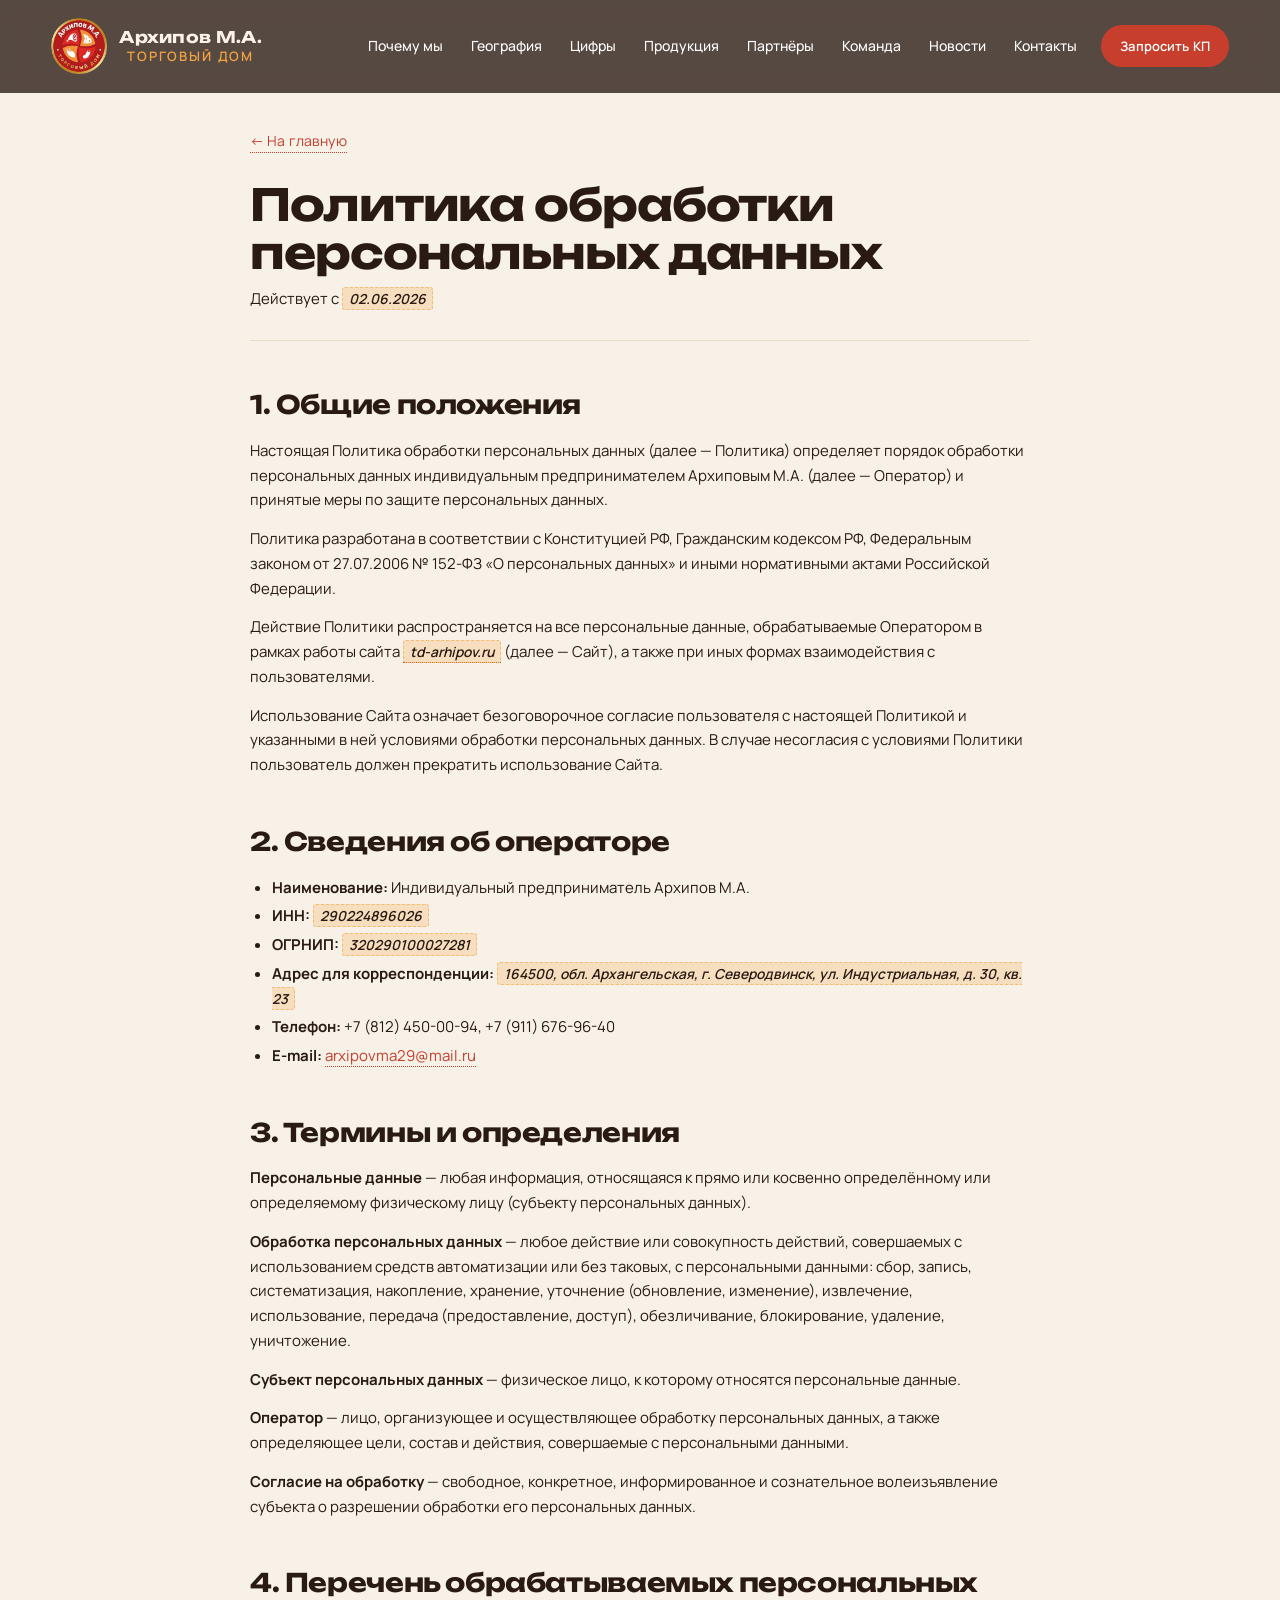
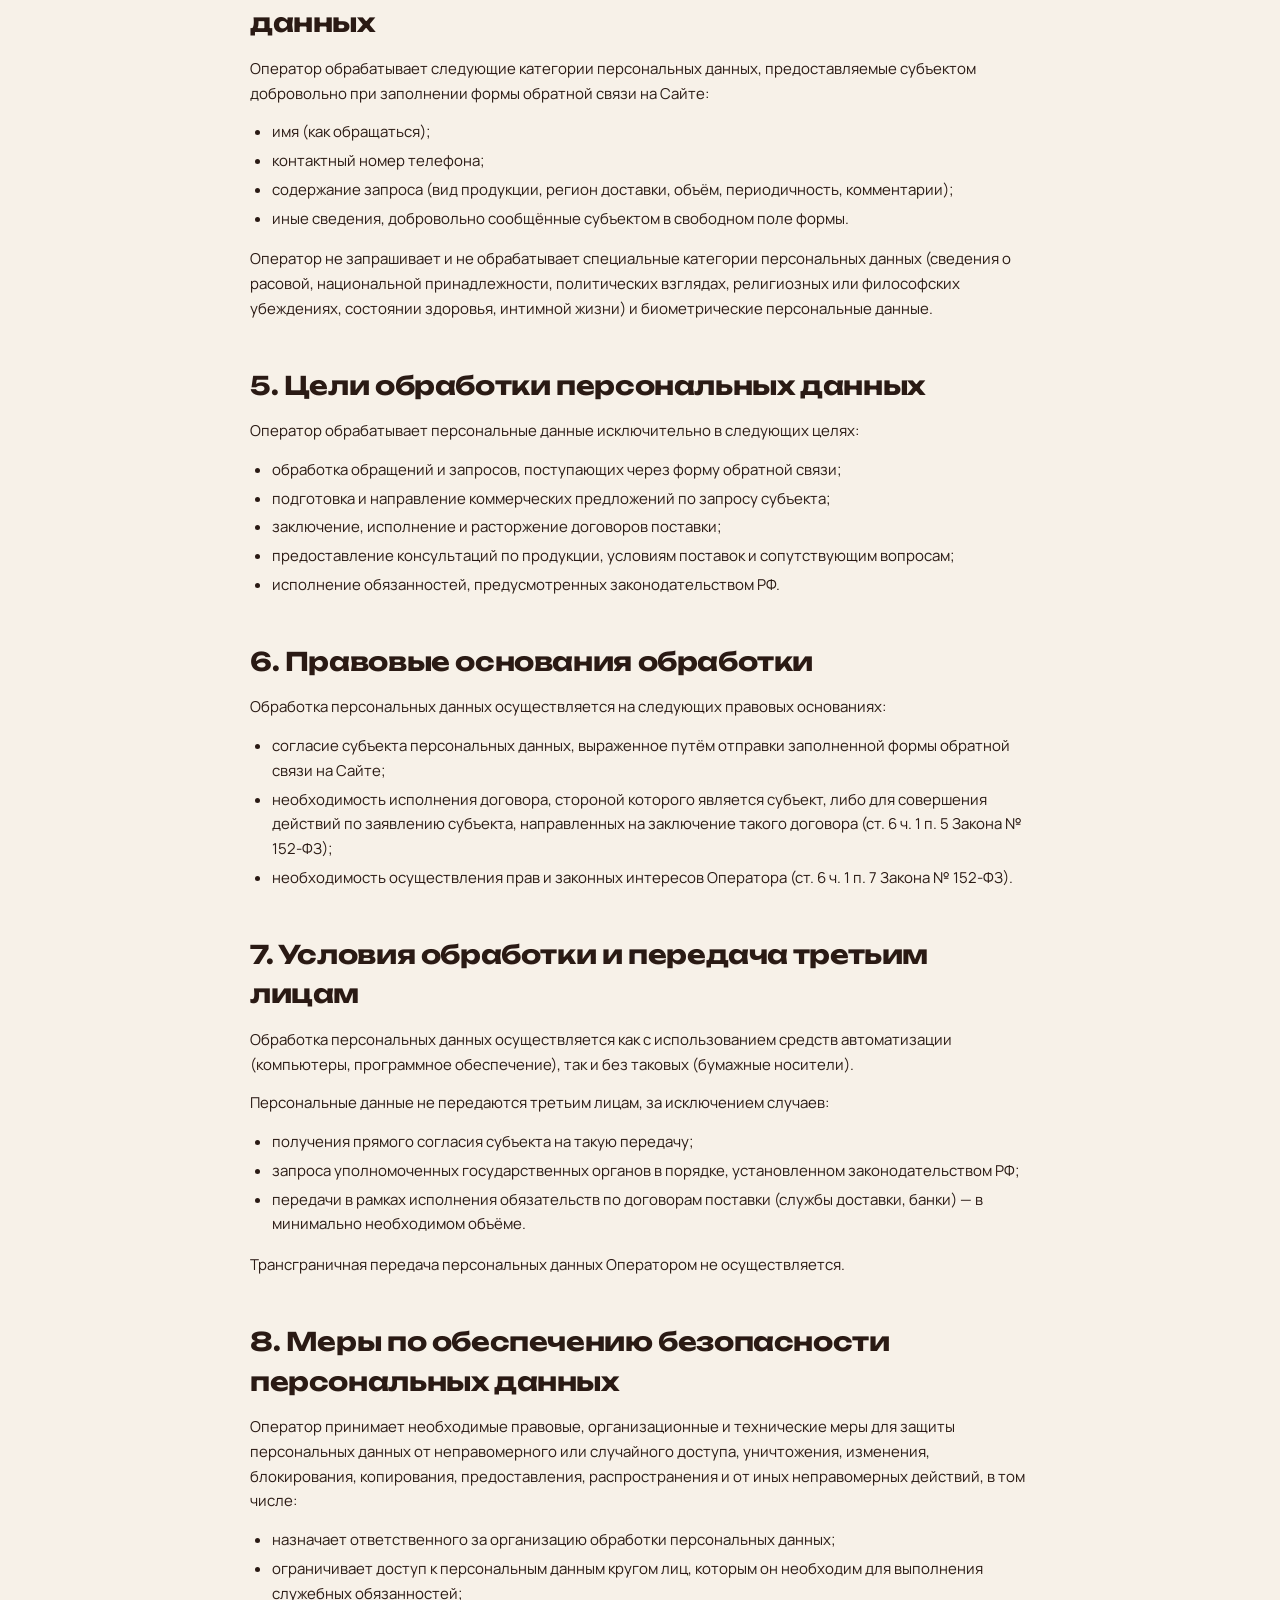
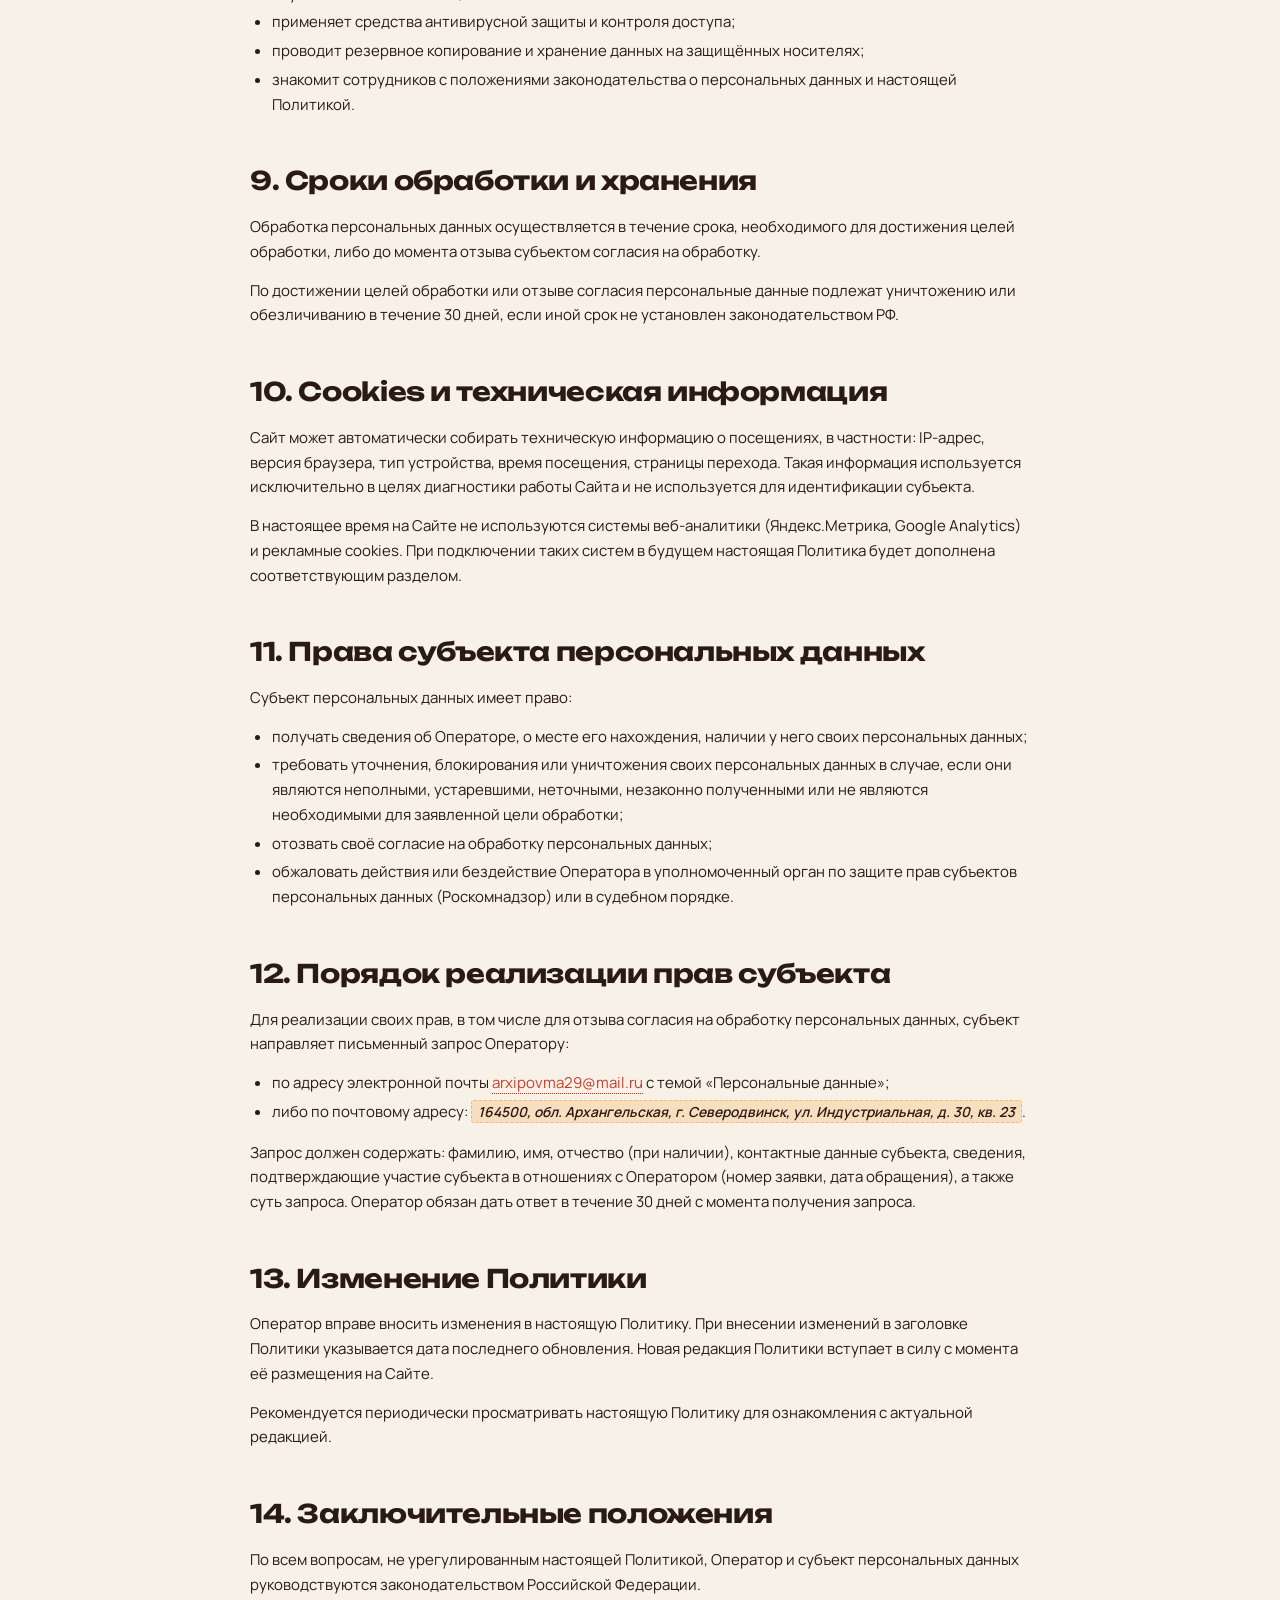
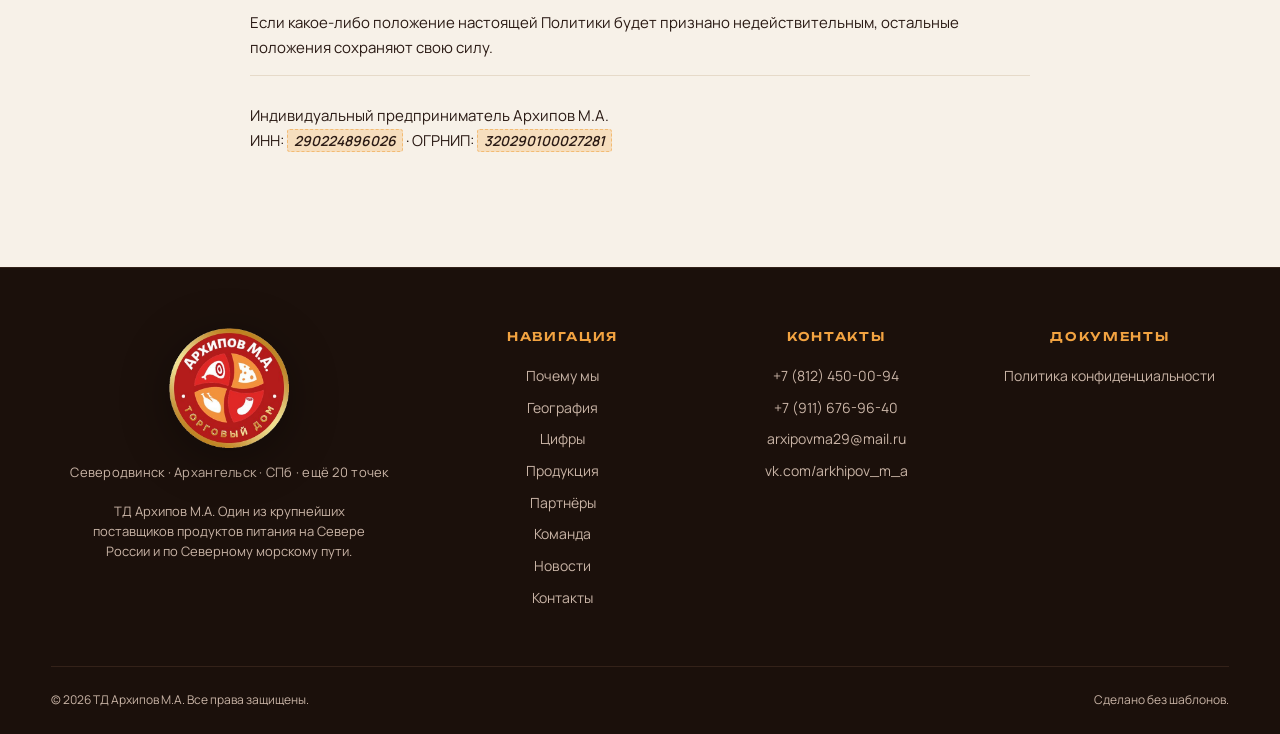
<file: privacy.html>
<!DOCTYPE html>
<html lang="ru">
<head>
  <meta charset="UTF-8" />
  <meta name="viewport" content="width=device-width, initial-scale=1.0" />
  <meta name="theme-color" content="#0B1B2B" />
  <meta name="description" content="Политика обработки персональных данных — ТД Архипов М.А., Северодвинск. Сведения об операторе, цели и условия обработки, права субъектов." />
  <title>Политика обработки персональных данных — ТД Архипов М.А.</title>

  <link rel="preconnect" href="https://fonts.googleapis.com" />
  <link rel="preconnect" href="https://fonts.gstatic.com" crossorigin />
  <link href="https://fonts.googleapis.com/css2?family=Manrope:wght@300;400;500;600;700;800&family=Unbounded:wght@500;700;800&display=swap" rel="stylesheet" />

  <link rel="icon" type="image/x-icon" href="favicon.ico" />
  <link rel="icon" type="image/png" sizes="32x32" href="favicon-32.png" />
  <link rel="apple-touch-icon" sizes="180x180" href="apple-touch-icon.png" />
  <link rel="stylesheet" href="assets/css/style.css" />
</head>
<body>

  <!-- ===================== HEADER ===================== -->
  <header class="site-header" id="siteHeader">
    <a href="index.html" class="logo" aria-label="Архипов М.А. — Торговый дом">
      <img class="logo__img" src="assets/img/logo/logo-round-new.png" alt="" aria-hidden="true" width="44" height="44" />
      <span>
        <strong>Архипов М.А.</strong>
        <em>Торговый дом</em>
      </span>
    </a>
    <nav class="site-header__nav">
      <img class="site-header__nav-logo" src="assets/img/logo/logo-round-new.png" alt="ИП Архипов М.А." width="128" height="128" />
      <a href="index.html#why">Почему мы</a>
      <a href="index.html#map">География</a>
      <a href="index.html#numbers">Цифры</a>
      <a href="products.html">Продукция</a>
      <a href="index.html#partners">Партнёры</a>
      <a href="index.html#team">Команда</a>
      <a href="index.html#news">Новости</a>
      <a href="index.html#contact">Контакты</a>
    </nav>
    <a href="index.html#contact" class="btn btn--solid header-cta">Запросить КП</a>
    <button class="site-header__burger" id="burgerBtn" aria-label="Меню" aria-expanded="false">
      <span></span><span></span><span></span>
    </button>
  </header>

  <!-- ===================== ПОЛИТИКА ===================== -->
  <main class="legal">
    <div class="legal__inner">
      <a href="index.html" class="legal__back">← На главную</a>

      <h1>Политика обработки персональных данных</h1>
      <p class="legal__updated">Действует с <mark class="fill">02.06.2026</mark></p>

      <h2>1. Общие положения</h2>
      <p>Настоящая Политика обработки персональных данных (далее — Политика) определяет порядок обработки персональных данных индивидуальным предпринимателем Архиповым М.А. (далее — Оператор) и принятые меры по защите персональных данных.</p>
      <p>Политика разработана в соответствии с Конституцией РФ, Гражданским кодексом РФ, Федеральным законом от 27.07.2006 № 152-ФЗ «О персональных данных» и иными нормативными актами Российской Федерации.</p>
      <p>Действие Политики распространяется на все персональные данные, обрабатываемые Оператором в рамках работы сайта <a href="td-arhipov.ru"><mark class="fill">td-arhipov.ru</mark></a> (далее — Сайт), а также при иных формах взаимодействия с пользователями.</p>
      <p>Использование Сайта означает безоговорочное согласие пользователя с настоящей Политикой и указанными в ней условиями обработки персональных данных. В случае несогласия с условиями Политики пользователь должен прекратить использование Сайта.</p>

      <h2>2. Сведения об операторе</h2>
      <ul>
        <li><strong>Наименование:</strong> Индивидуальный предприниматель Архипов М.А.</li>
        <li><strong>ИНН:</strong> <mark class="fill">290224896026</mark></li>
        <li><strong>ОГРНИП:</strong> <mark class="fill">320290100027281</mark></li>
        <li><strong>Адрес для корреспонденции:</strong> <mark class="fill">164500, обл. Архангельская, г. Северодвинск, ул. Индустриальная, д. 30, кв. 23</mark></li>
        <li><strong>Телефон:</strong> +7 (812) 450-00-94, +7 (911) 676-96-40</li>
        <li><strong>E-mail:</strong> <a href="mailto:arxipovma29@mail.ru">arxipovma29@mail.ru</a></li>
      </ul>

      <h2>3. Термины и определения</h2>
      <p><strong>Персональные данные</strong> — любая информация, относящаяся к прямо или косвенно определённому или определяемому физическому лицу (субъекту персональных данных).</p>
      <p><strong>Обработка персональных данных</strong> — любое действие или совокупность действий, совершаемых с использованием средств автоматизации или без таковых, с персональными данными: сбор, запись, систематизация, накопление, хранение, уточнение (обновление, изменение), извлечение, использование, передача (предоставление, доступ), обезличивание, блокирование, удаление, уничтожение.</p>
      <p><strong>Субъект персональных данных</strong> — физическое лицо, к которому относятся персональные данные.</p>
      <p><strong>Оператор</strong> — лицо, организующее и осуществляющее обработку персональных данных, а также определяющее цели, состав и действия, совершаемые с персональными данными.</p>
      <p><strong>Согласие на обработку</strong> — свободное, конкретное, информированное и сознательное волеизъявление субъекта о разрешении обработки его персональных данных.</p>

      <h2>4. Перечень обрабатываемых персональных данных</h2>
      <p>Оператор обрабатывает следующие категории персональных данных, предоставляемые субъектом добровольно при заполнении формы обратной связи на Сайте:</p>
      <ul>
        <li>имя (как обращаться);</li>
        <li>контактный номер телефона;</li>
        <li>содержание запроса (вид продукции, регион доставки, объём, периодичность, комментарии);</li>
        <li>иные сведения, добровольно сообщённые субъектом в свободном поле формы.</li>
      </ul>
      <p>Оператор не запрашивает и не обрабатывает специальные категории персональных данных (сведения о расовой, национальной принадлежности, политических взглядах, религиозных или философских убеждениях, состоянии здоровья, интимной жизни) и биометрические персональные данные.</p>

      <h2>5. Цели обработки персональных данных</h2>
      <p>Оператор обрабатывает персональные данные исключительно в следующих целях:</p>
      <ul>
        <li>обработка обращений и запросов, поступающих через форму обратной связи;</li>
        <li>подготовка и направление коммерческих предложений по запросу субъекта;</li>
        <li>заключение, исполнение и расторжение договоров поставки;</li>
        <li>предоставление консультаций по продукции, условиям поставок и сопутствующим вопросам;</li>
        <li>исполнение обязанностей, предусмотренных законодательством РФ.</li>
      </ul>

      <h2>6. Правовые основания обработки</h2>
      <p>Обработка персональных данных осуществляется на следующих правовых основаниях:</p>
      <ul>
        <li>согласие субъекта персональных данных, выраженное путём отправки заполненной формы обратной связи на Сайте;</li>
        <li>необходимость исполнения договора, стороной которого является субъект, либо для совершения действий по заявлению субъекта, направленных на заключение такого договора (ст. 6 ч. 1 п. 5 Закона № 152-ФЗ);</li>
        <li>необходимость осуществления прав и законных интересов Оператора (ст. 6 ч. 1 п. 7 Закона № 152-ФЗ).</li>
      </ul>

      <h2>7. Условия обработки и передача третьим лицам</h2>
      <p>Обработка персональных данных осуществляется как с использованием средств автоматизации (компьютеры, программное обеспечение), так и без таковых (бумажные носители).</p>
      <p>Персональные данные не передаются третьим лицам, за исключением случаев:</p>
      <ul>
        <li>получения прямого согласия субъекта на такую передачу;</li>
        <li>запроса уполномоченных государственных органов в порядке, установленном законодательством РФ;</li>
        <li>передачи в рамках исполнения обязательств по договорам поставки (службы доставки, банки) — в минимально необходимом объёме.</li>
      </ul>
      <p>Трансграничная передача персональных данных Оператором не осуществляется.</p>

      <h2>8. Меры по обеспечению безопасности персональных данных</h2>
      <p>Оператор принимает необходимые правовые, организационные и технические меры для защиты персональных данных от неправомерного или случайного доступа, уничтожения, изменения, блокирования, копирования, предоставления, распространения и от иных неправомерных действий, в том числе:</p>
      <ul>
        <li>назначает ответственного за организацию обработки персональных данных;</li>
        <li>ограничивает доступ к персональным данным кругом лиц, которым он необходим для выполнения служебных обязанностей;</li>
        <li>применяет средства антивирусной защиты и контроля доступа;</li>
        <li>проводит резервное копирование и хранение данных на защищённых носителях;</li>
        <li>знакомит сотрудников с положениями законодательства о персональных данных и настоящей Политикой.</li>
      </ul>

      <h2>9. Сроки обработки и хранения</h2>
      <p>Обработка персональных данных осуществляется в течение срока, необходимого для достижения целей обработки, либо до момента отзыва субъектом согласия на обработку.</p>
      <p>По достижении целей обработки или отзыве согласия персональные данные подлежат уничтожению или обезличиванию в течение 30 дней, если иной срок не установлен законодательством РФ.</p>

      <h2>10. Cookies и техническая информация</h2>
      <p>Сайт может автоматически собирать техническую информацию о посещениях, в частности: IP-адрес, версия браузера, тип устройства, время посещения, страницы перехода. Такая информация используется исключительно в целях диагностики работы Сайта и не используется для идентификации субъекта.</p>
      <p>В настоящее время на Сайте не используются системы веб-аналитики (Яндекс.Метрика, Google Analytics) и рекламные cookies. При подключении таких систем в будущем настоящая Политика будет дополнена соответствующим разделом.</p>

      <h2>11. Права субъекта персональных данных</h2>
      <p>Субъект персональных данных имеет право:</p>
      <ul>
        <li>получать сведения об Операторе, о месте его нахождения, наличии у него своих персональных данных;</li>
        <li>требовать уточнения, блокирования или уничтожения своих персональных данных в случае, если они являются неполными, устаревшими, неточными, незаконно полученными или не являются необходимыми для заявленной цели обработки;</li>
        <li>отозвать своё согласие на обработку персональных данных;</li>
        <li>обжаловать действия или бездействие Оператора в уполномоченный орган по защите прав субъектов персональных данных (Роскомнадзор) или в судебном порядке.</li>
      </ul>

      <h2>12. Порядок реализации прав субъекта</h2>
      <p>Для реализации своих прав, в том числе для отзыва согласия на обработку персональных данных, субъект направляет письменный запрос Оператору:</p>
      <ul>
        <li>по адресу электронной почты <a href="mailto:arxipovma29@mail.ru">arxipovma29@mail.ru</a> с темой «Персональные данные»;</li>
        <li>либо по почтовому адресу: <mark class="fill">164500, обл. Архангельская, г. Северодвинск, ул. Индустриальная, д. 30, кв. 23</mark>.</li>
      </ul>
      <p>Запрос должен содержать: фамилию, имя, отчество (при наличии), контактные данные субъекта, сведения, подтверждающие участие субъекта в отношениях с Оператором (номер заявки, дата обращения), а также суть запроса. Оператор обязан дать ответ в течение 30 дней с момента получения запроса.</p>

      <h2>13. Изменение Политики</h2>
      <p>Оператор вправе вносить изменения в настоящую Политику. При внесении изменений в заголовке Политики указывается дата последнего обновления. Новая редакция Политики вступает в силу с момента её размещения на Сайте.</p>
      <p>Рекомендуется периодически просматривать настоящую Политику для ознакомления с актуальной редакцией.</p>

      <h2>14. Заключительные положения</h2>
      <p>По всем вопросам, не урегулированным настоящей Политикой, Оператор и субъект персональных данных руководствуются законодательством Российской Федерации.</p>
      <p>Если какое-либо положение настоящей Политики будет признано недействительным, остальные положения сохраняют свою силу.</p>

      <p class="legal__signature">
        Индивидуальный предприниматель Архипов М.А.<br/>
        ИНН: <mark class="fill">290224896026</mark> · ОГРНИП: <mark class="fill">320290100027281</mark>
      </p>
    </div>
  </main>

  <!-- ===================== FOOTER ===================== -->
  <footer class="site-footer">
    <div class="site-footer__inner">
      <div>
        <a href="index.html" class="logo logo--footer" aria-label="ИП Архипов М.А. — Торговый дом">
          <img class="logo__img" src="assets/img/logo/logo-round-new.png" alt="ИП Архипов М.А. — Торговый дом" width="120" height="120" />
        </a>
        <p class="site-footer__cities">Северодвинск · Архангельск · СПб · ещё&nbsp;20 точек</p>
        <p class="site-footer__about">
          ТД Архипов М.А. Один из&nbsp;крупнейших поставщиков продуктов питания
          на&nbsp;Севере России и&nbsp;по&nbsp;Северному морскому пути.
        </p>
      </div>

      <div class="footer-col">
        <h4>Навигация</h4>
        <div class="footer-col__body"><div>
        <a href="index.html#why">Почему мы</a>
        <a href="index.html#map">География</a>
        <a href="index.html#numbers">Цифры</a>
        <a href="products.html">Продукция</a>
        <a href="index.html#partners">Партнёры</a>
        <a href="index.html#team">Команда</a>
        <a href="index.html#news">Новости</a>
        <a href="index.html#contact">Контакты</a>
        </div></div>
      </div>

      <div class="footer-col">
        <h4>Контакты</h4>
        <div class="footer-col__body"><div>
        <a href="tel:+78124500094">+7 (812) 450-00-94</a>
        <a href="tel:+79116769640">+7 (911) 676-96-40</a>
        <a href="mailto:arxipovma29@mail.ru">arxipovma29@mail.ru</a>
        <a href="https://vk.com/arkhipov_m_a" target="_blank" rel="noopener">vk.com/arkhipov_m_a</a>
        </div></div>
      </div>

      <div class="footer-col">
        <h4>Документы</h4>
        <div class="footer-col__body"><div>
        <a href="privacy.html">Политика конфиденциальности</a>
        </div></div>
      </div>
    </div>
    <div class="site-footer__bottom">
      <span>© 2026 ТД Архипов М.А. Все права защищены.</span>
      <span>Сделано без шаблонов.</span>
    </div>
  </footer>

  <script src="assets/js/app.js"></script>
</body>
</html>
</file>
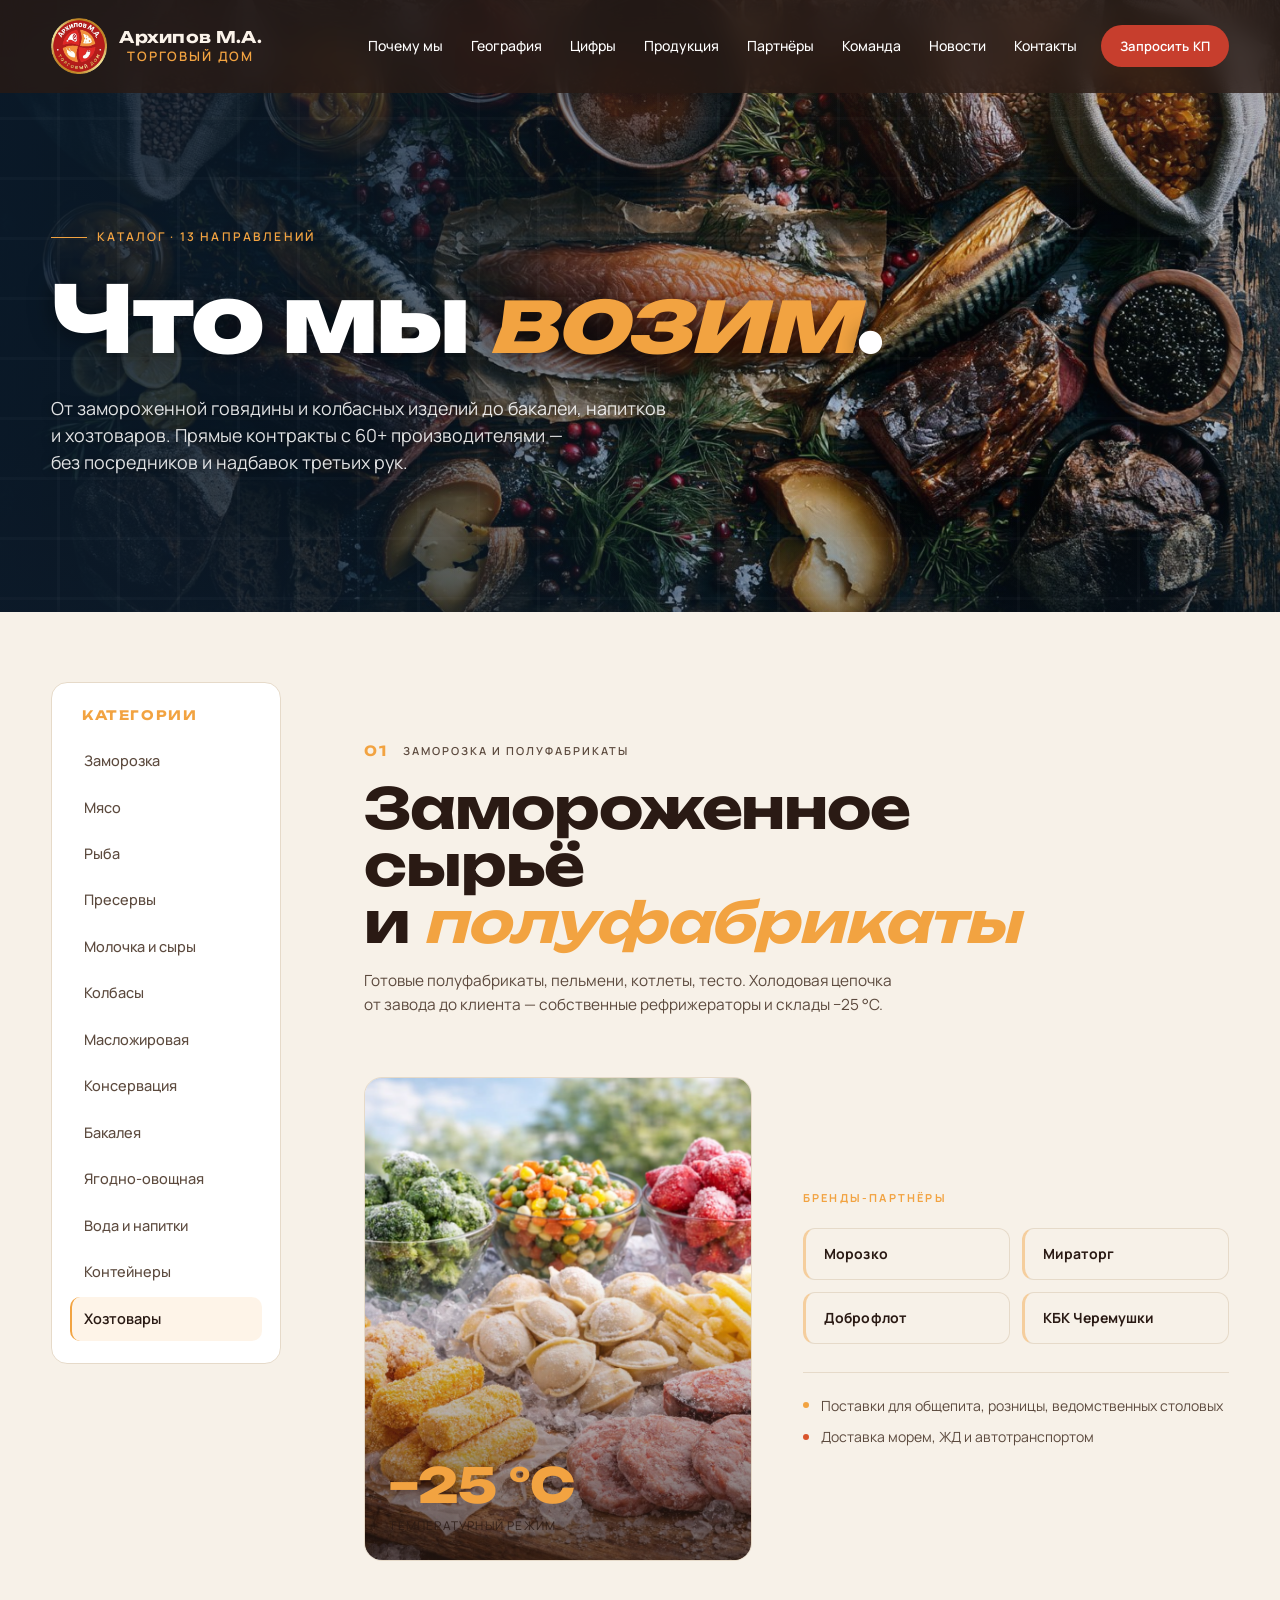
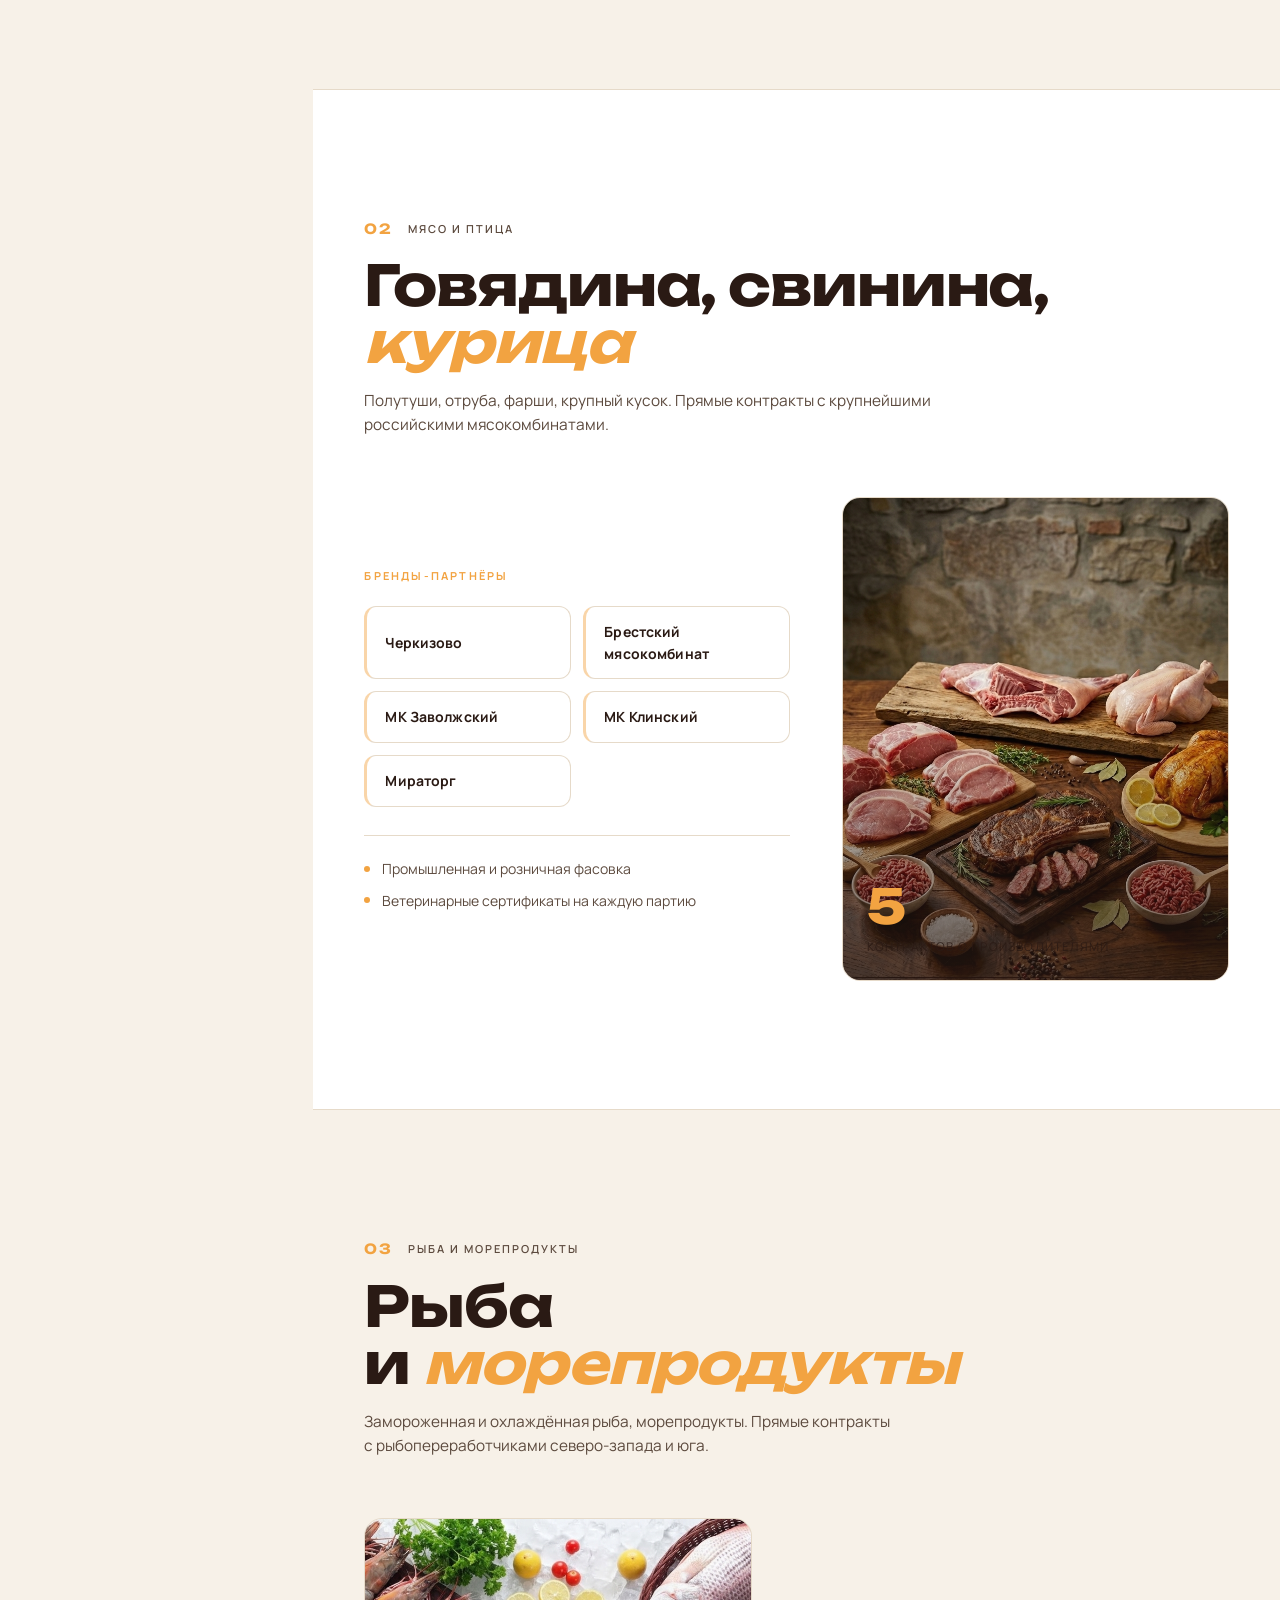
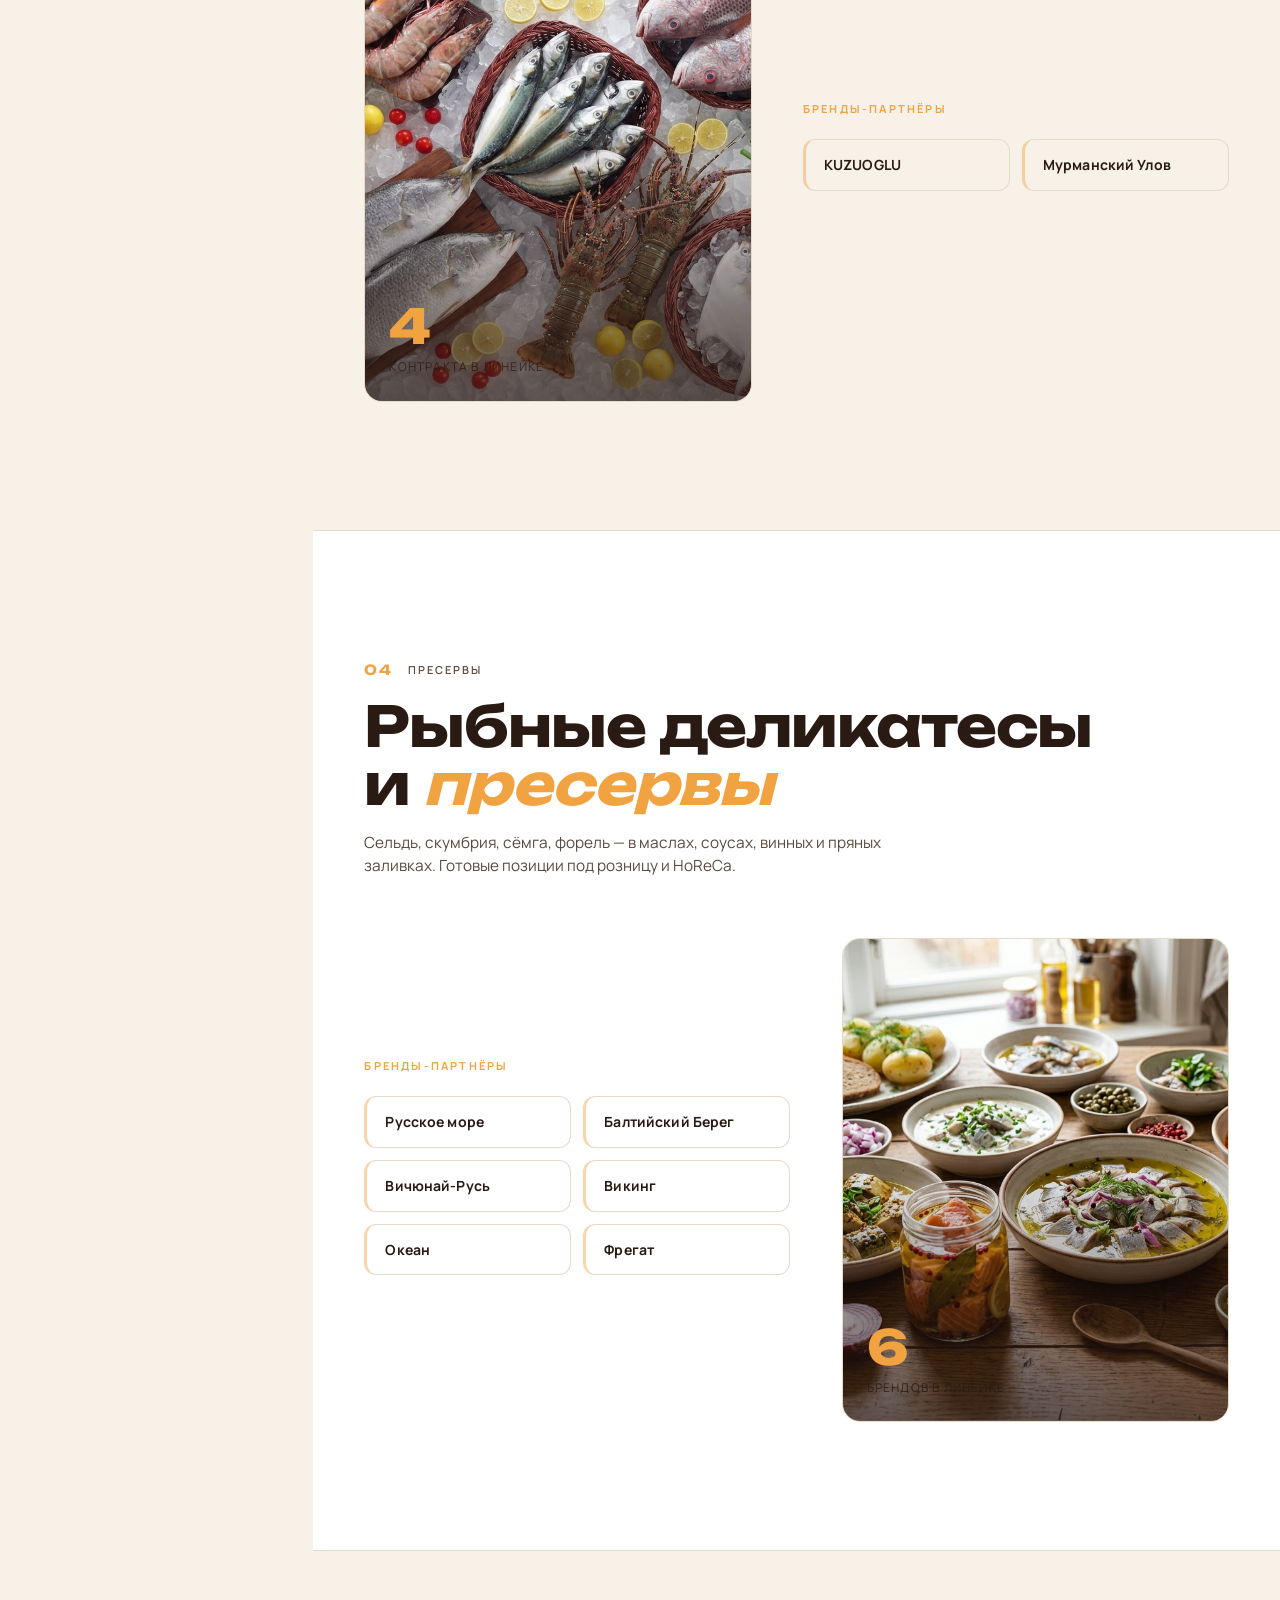
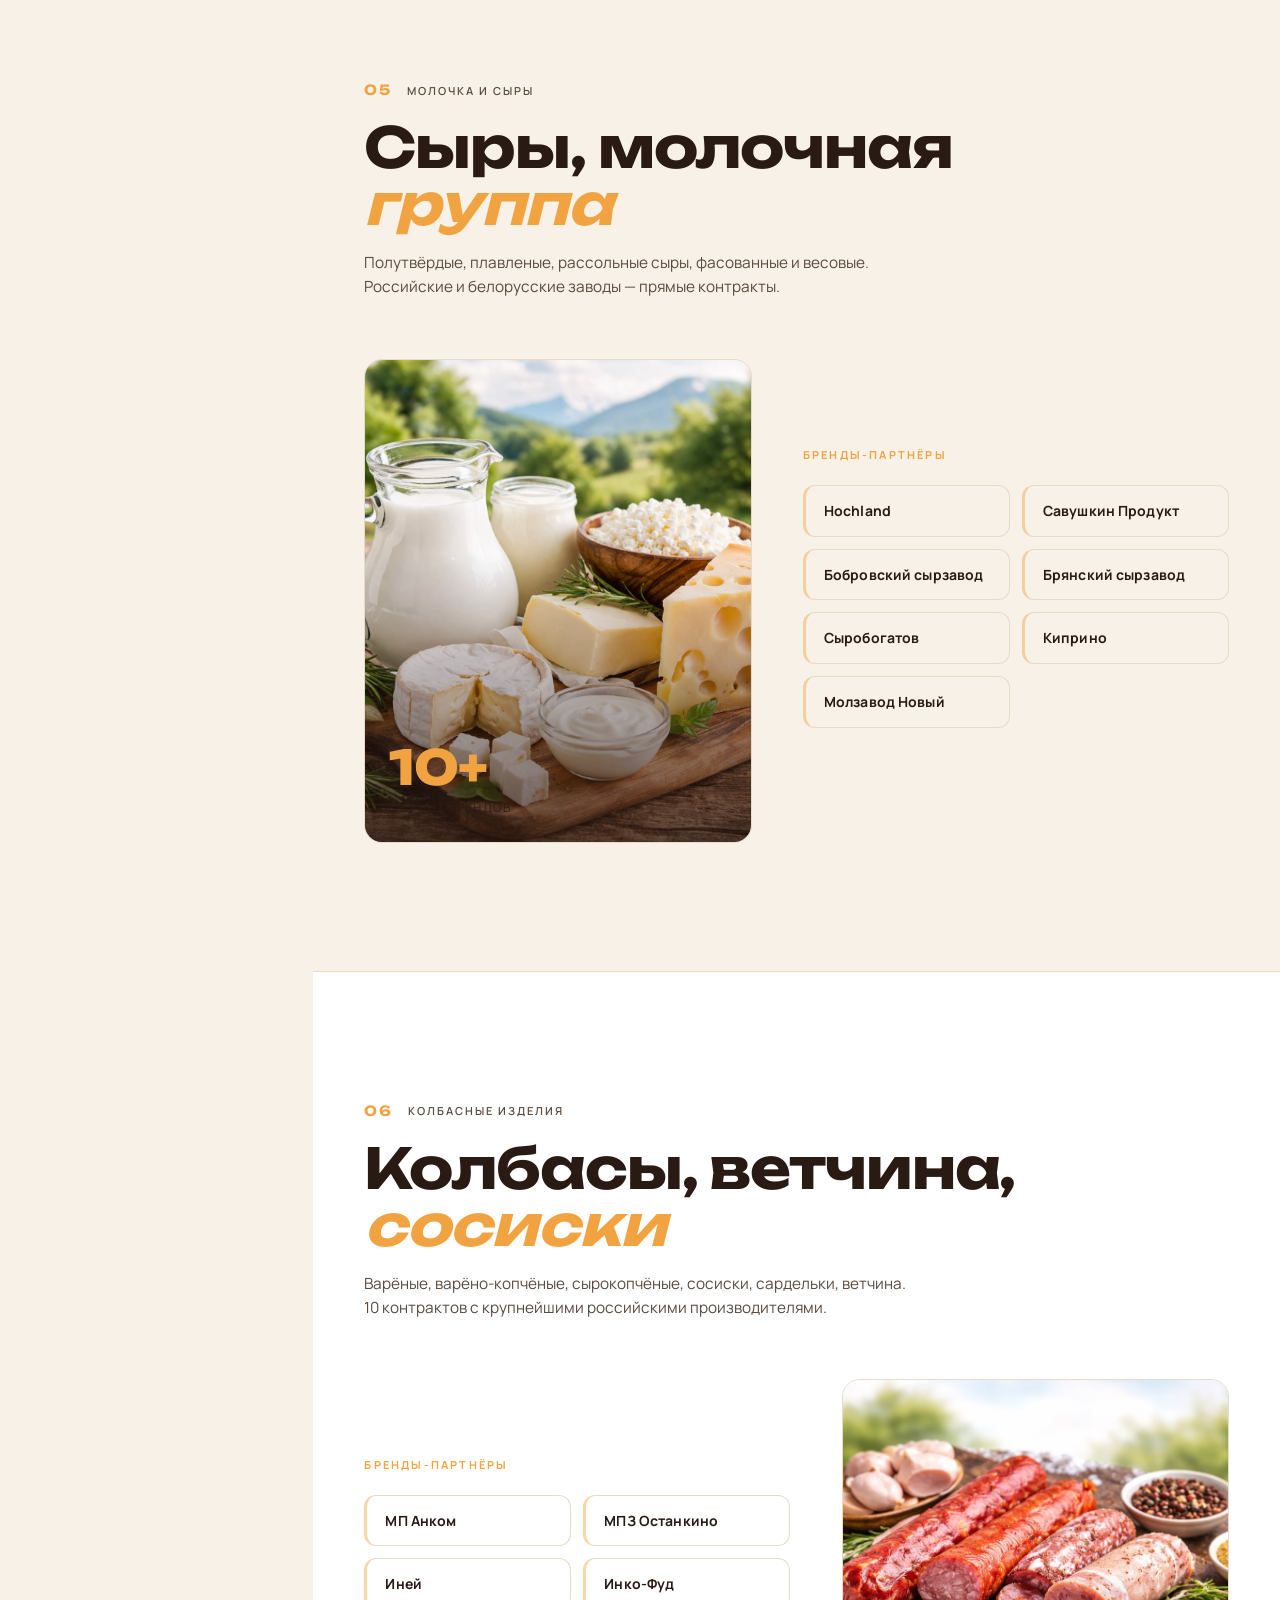
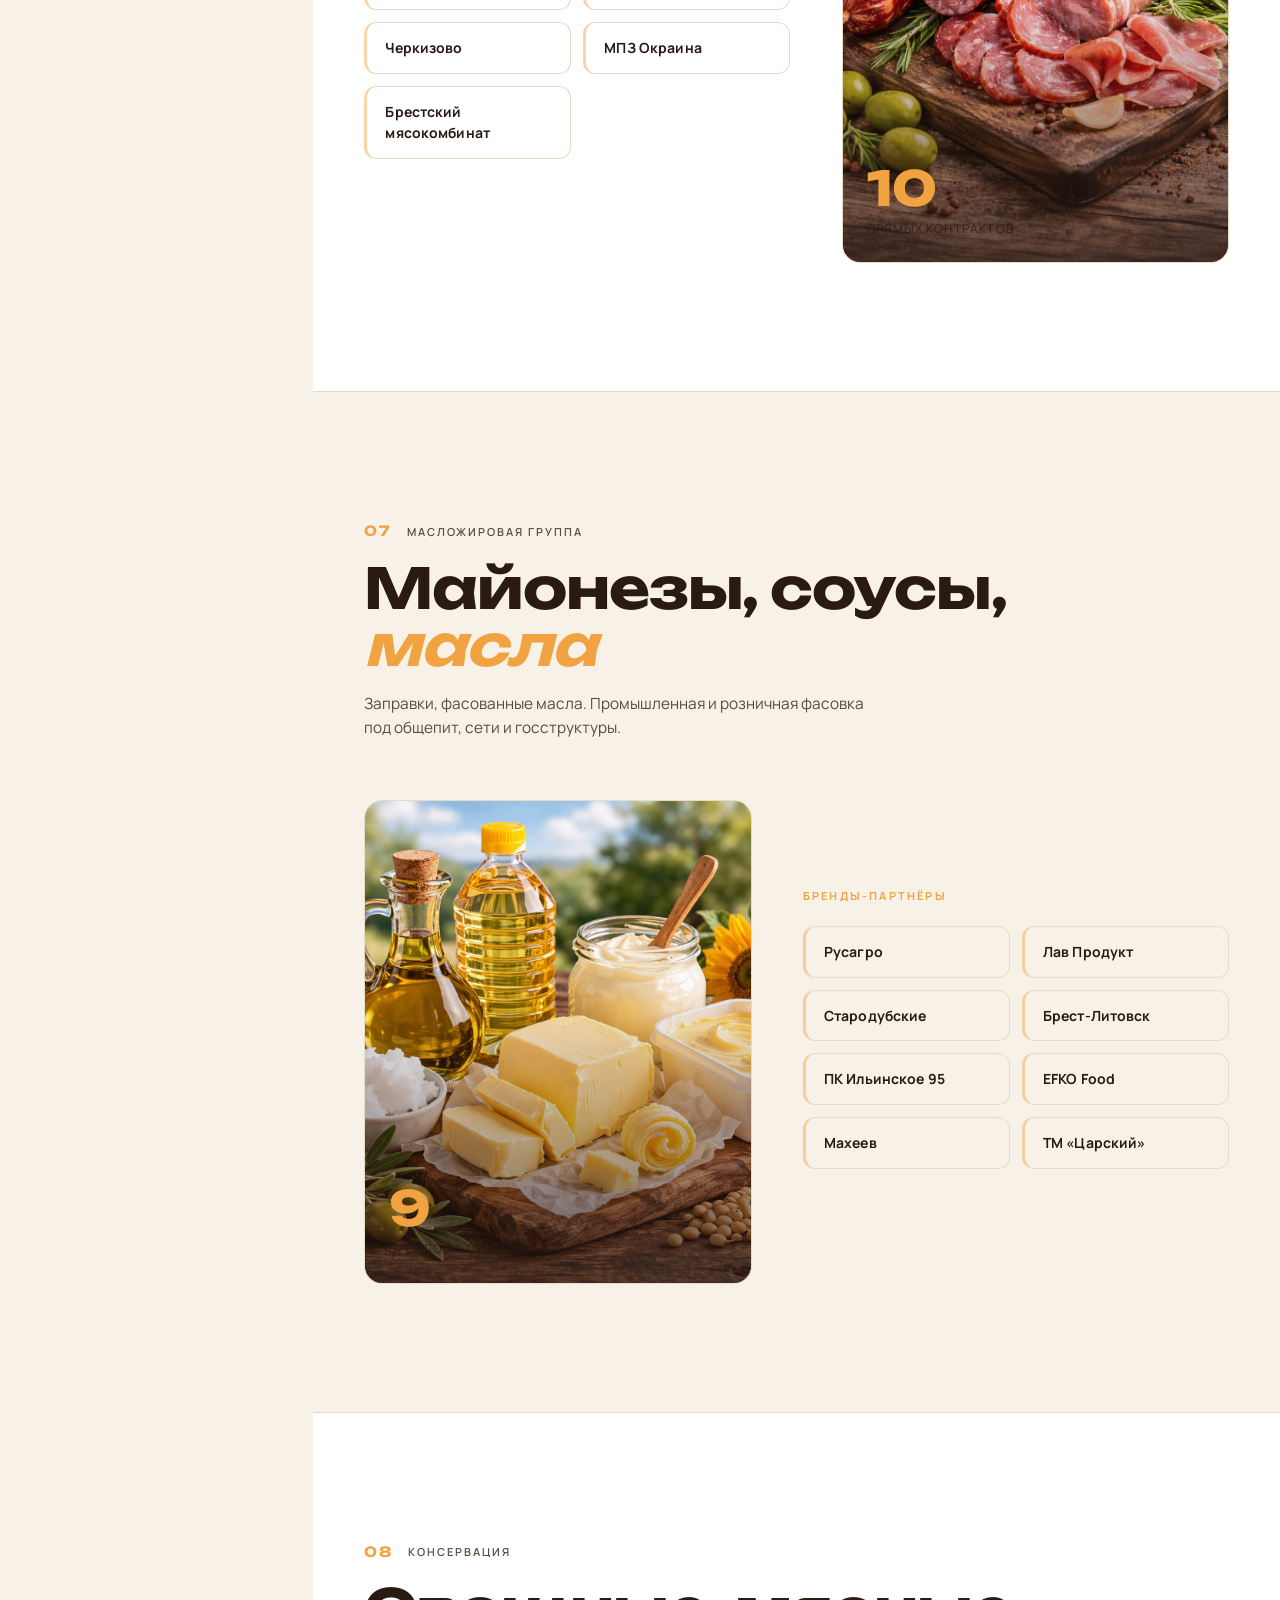
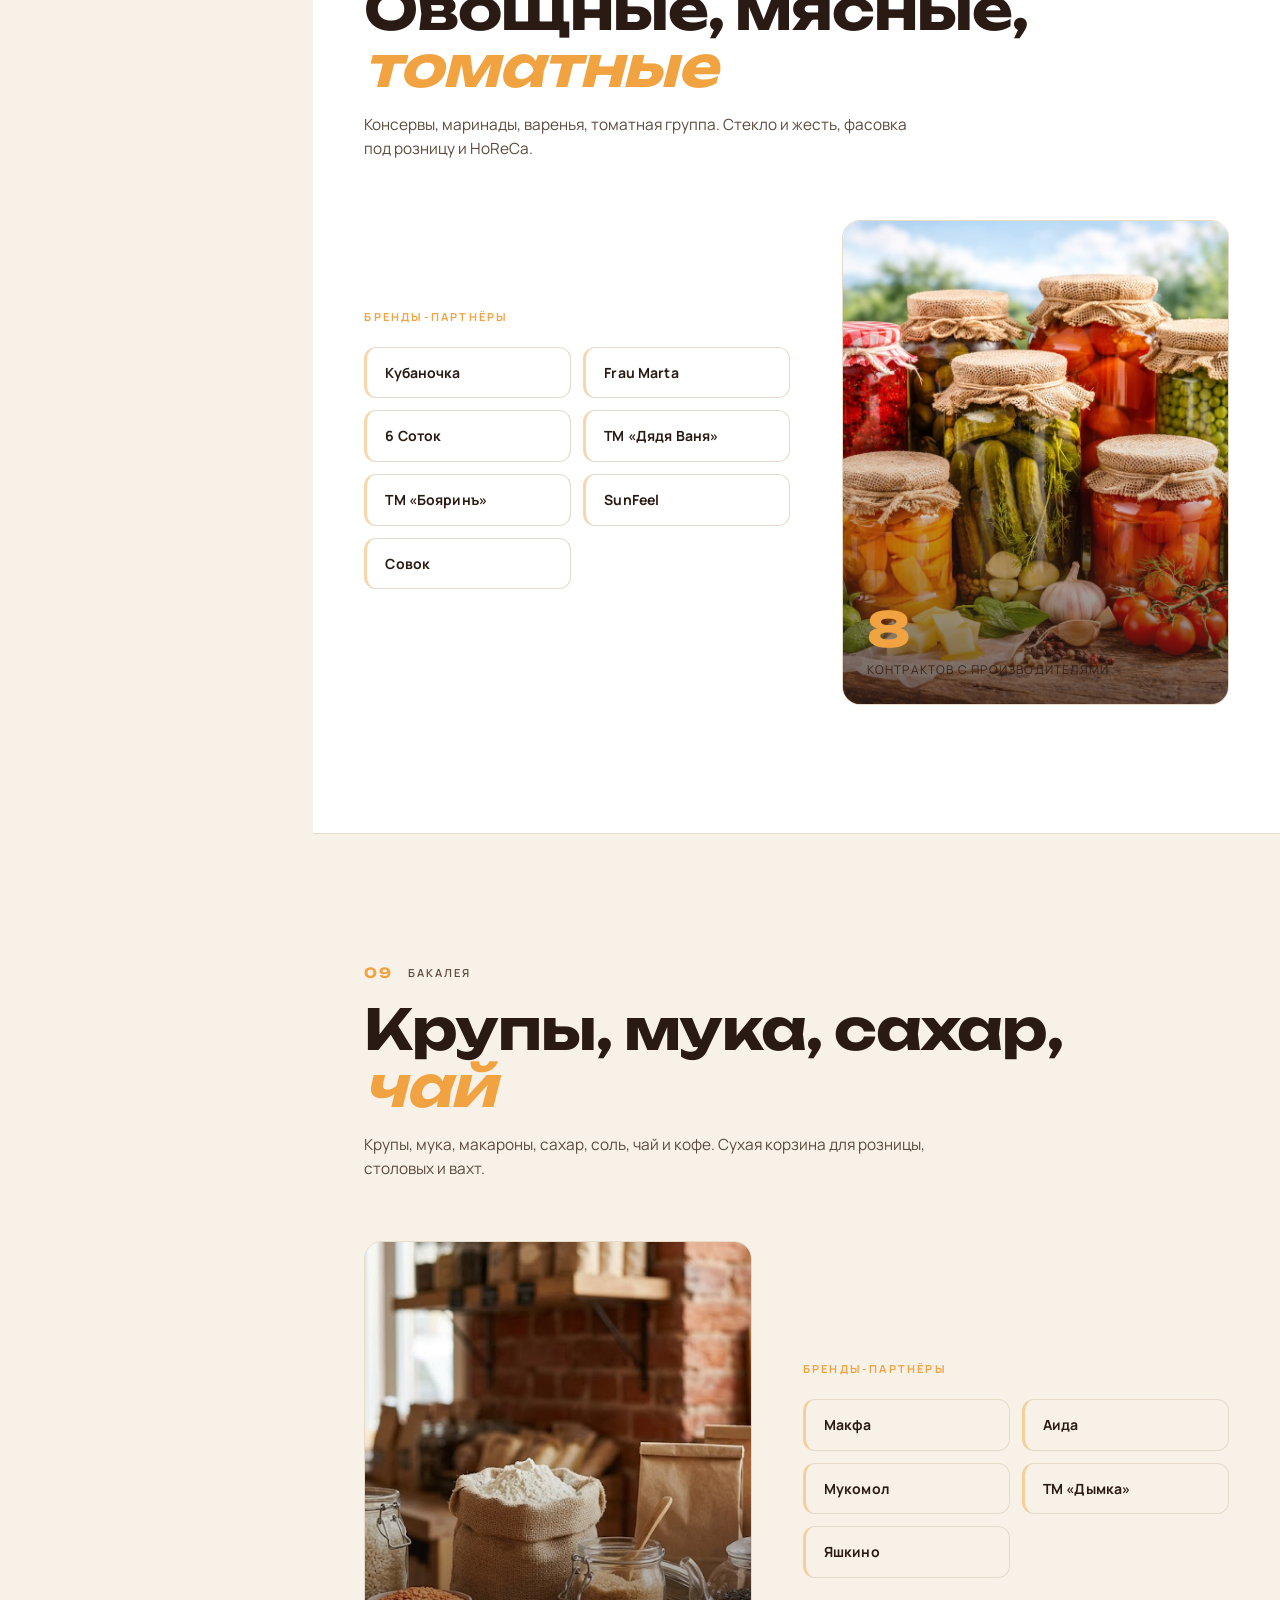
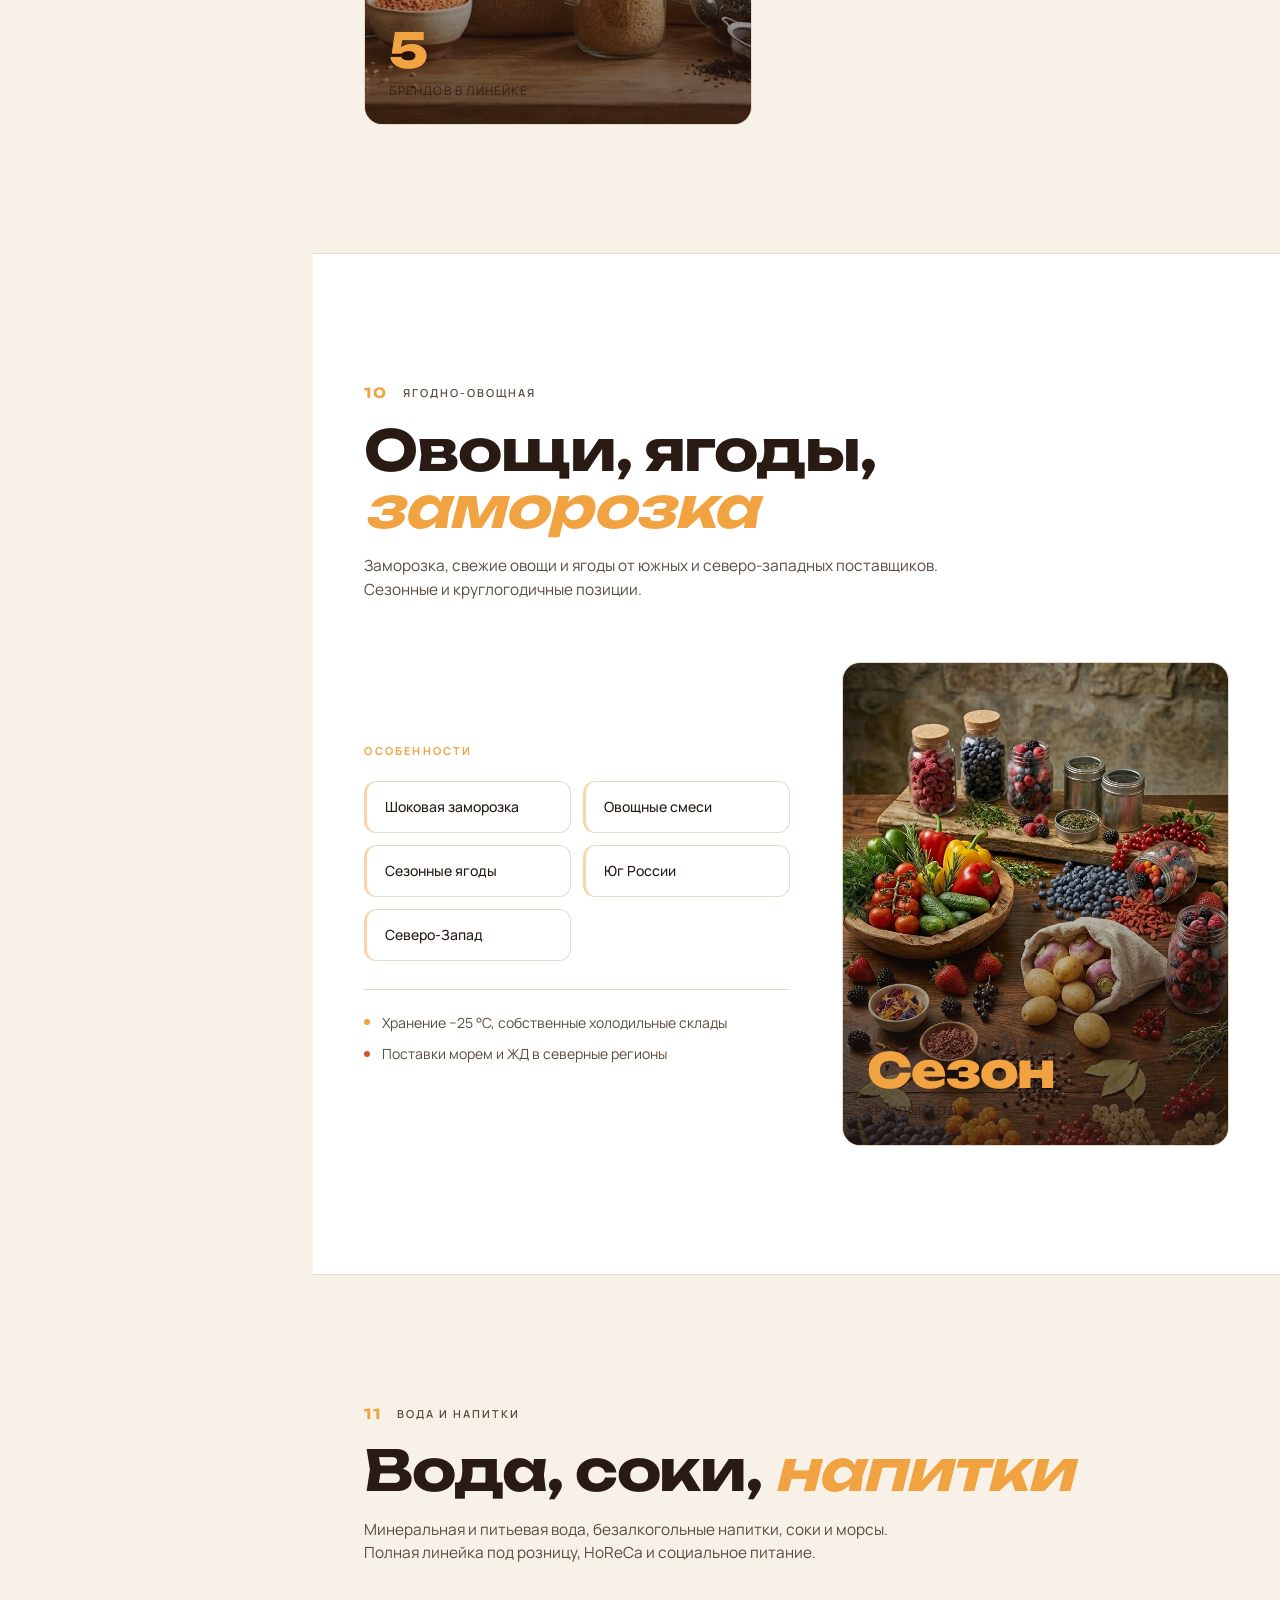
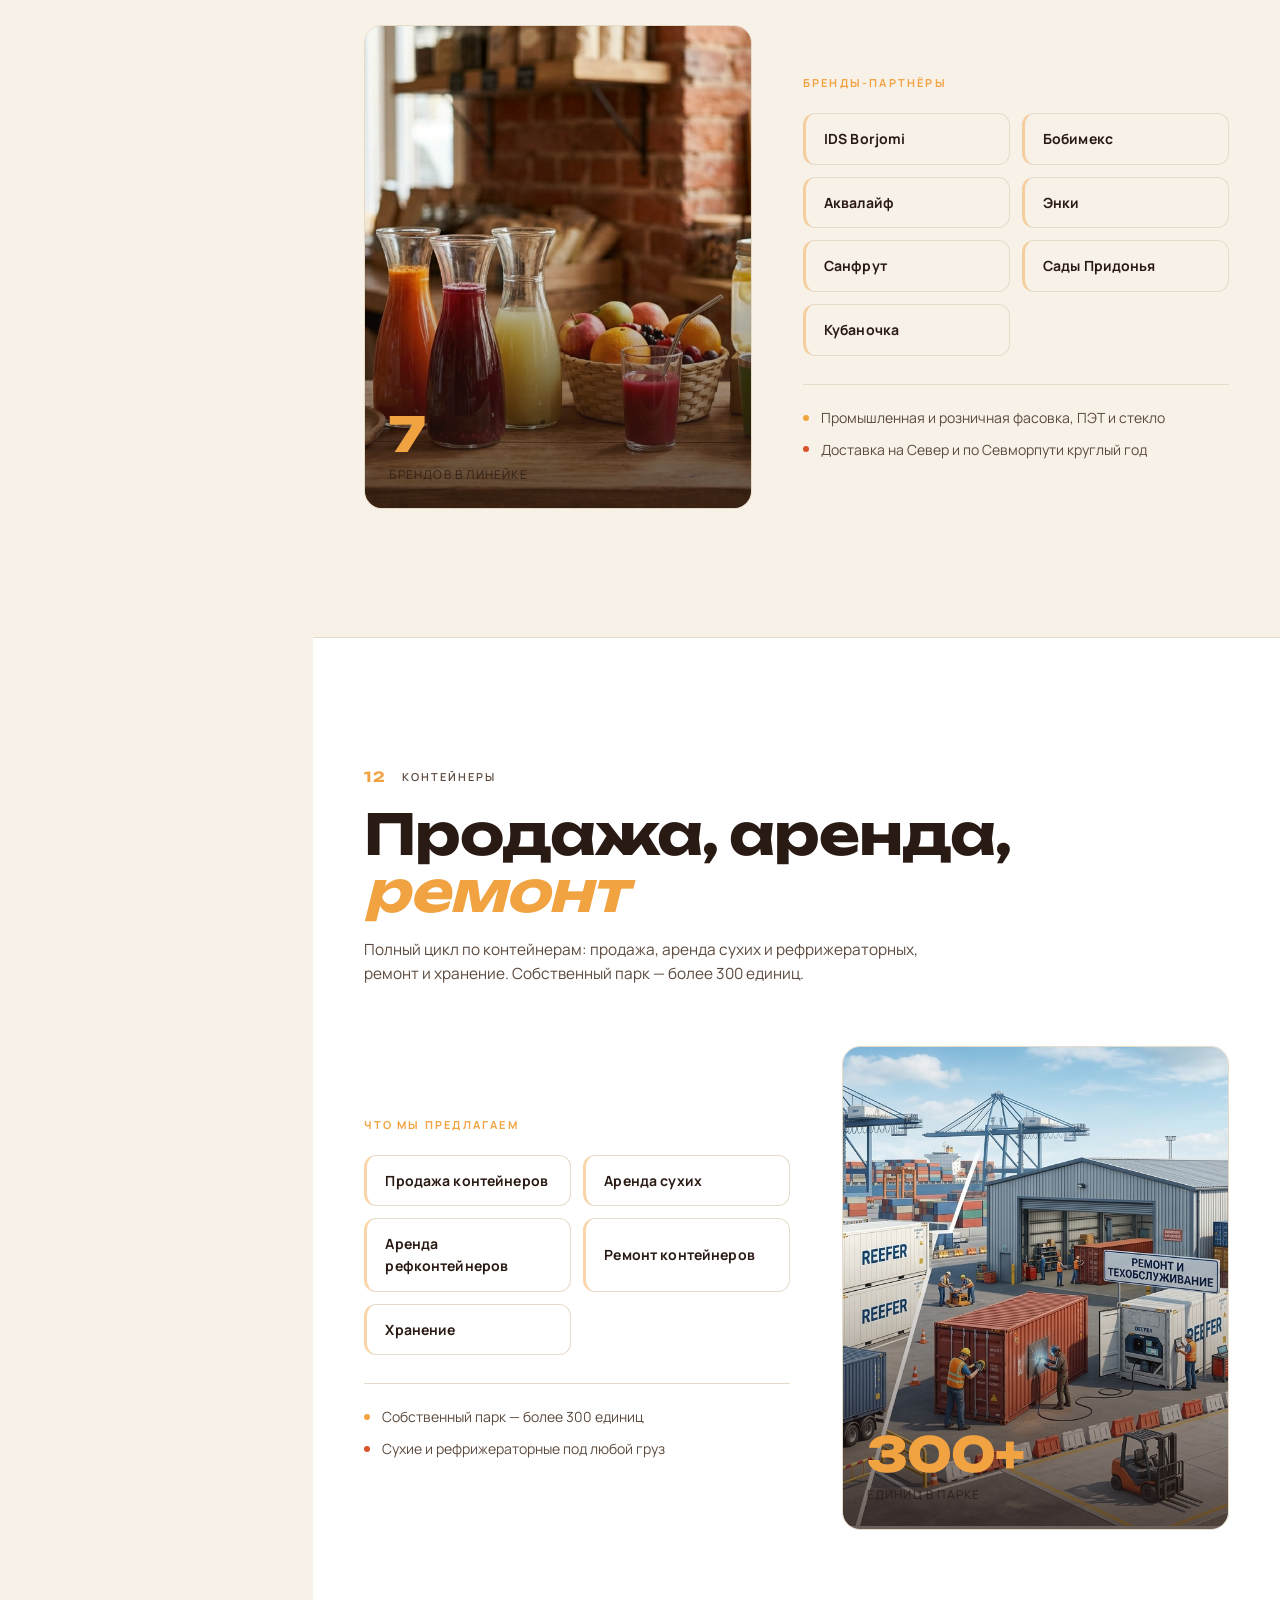
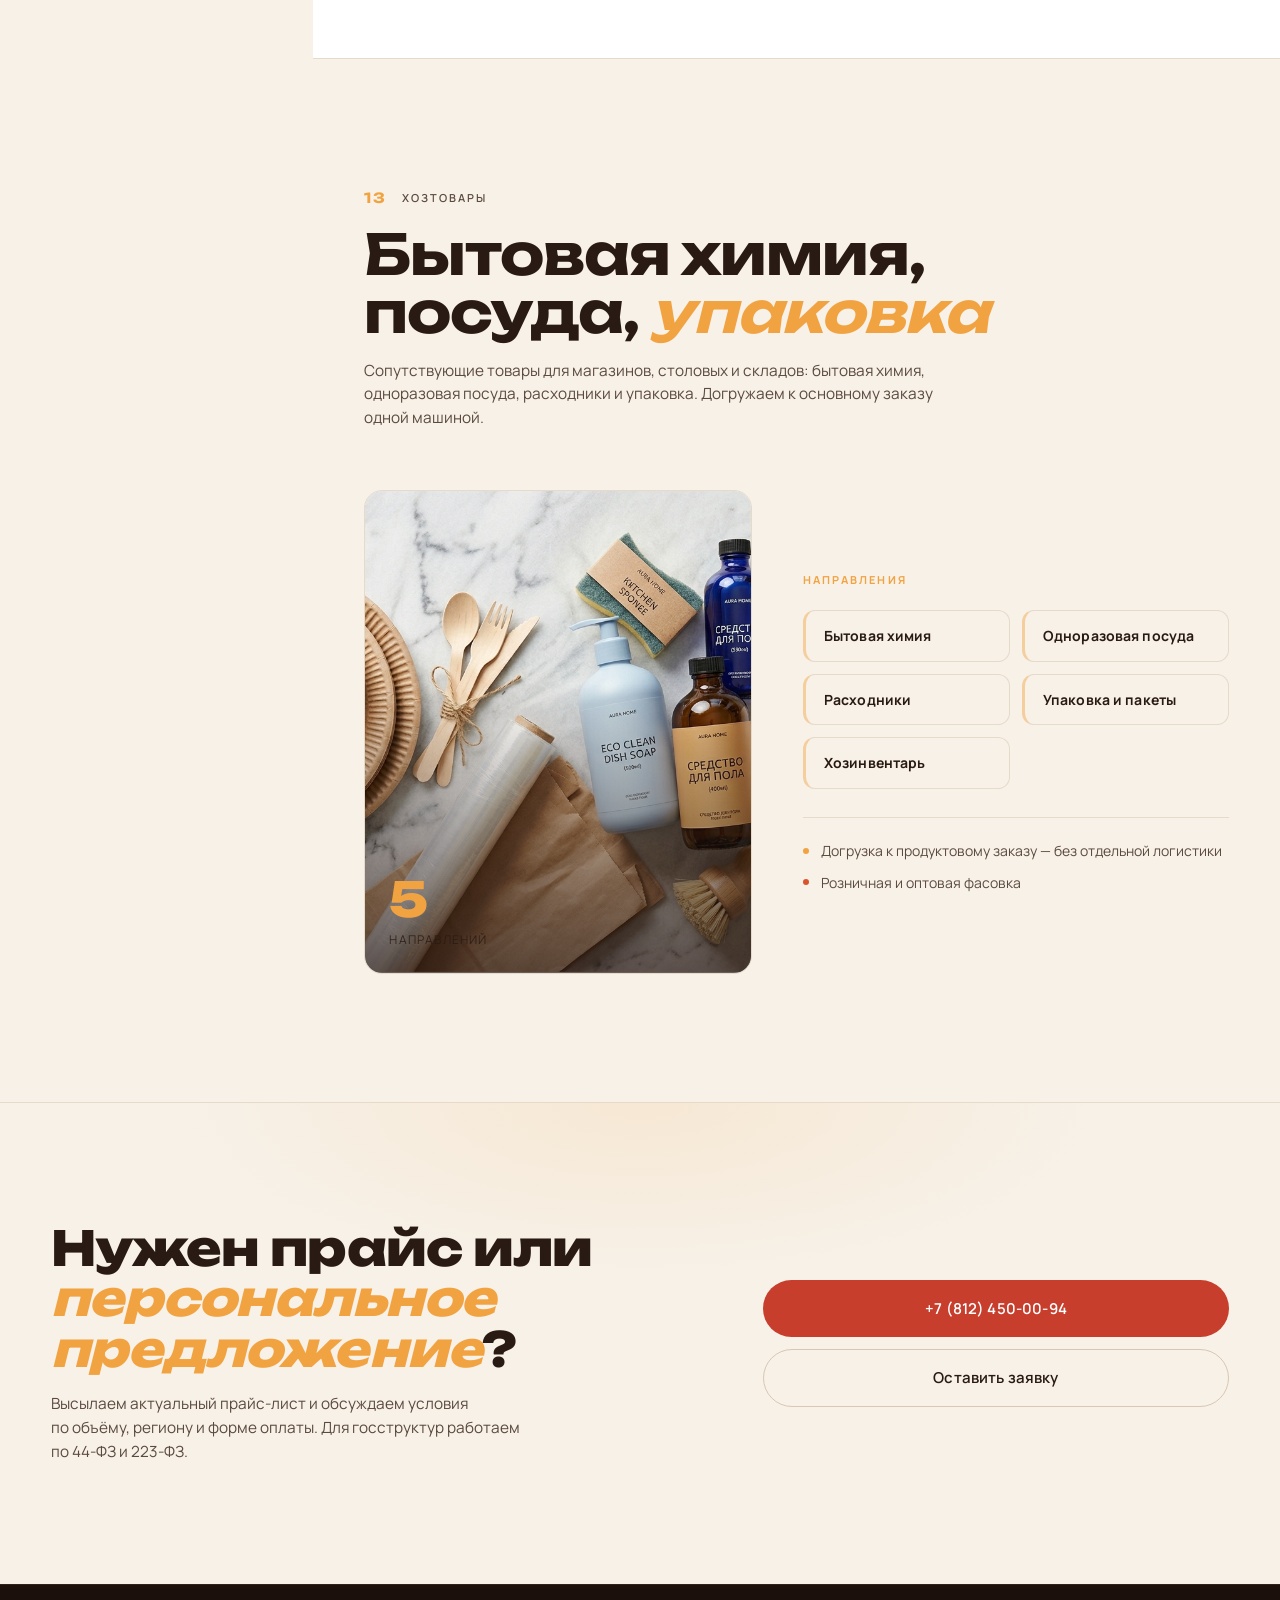
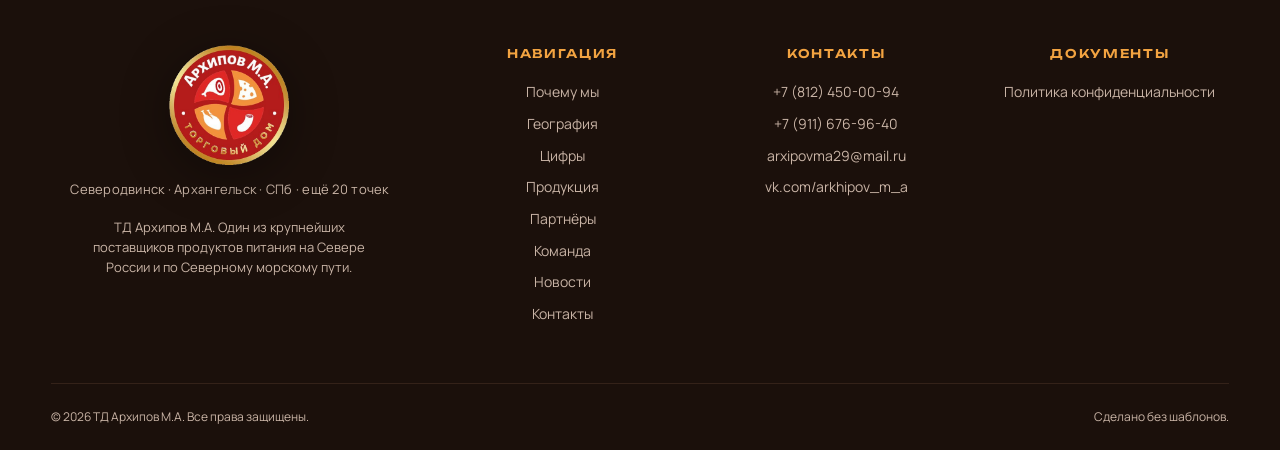
<file: products.html>
<!DOCTYPE html>
<html lang="ru">
<head>
  <meta charset="UTF-8" />
  <meta name="viewport" content="width=device-width, initial-scale=1.0" />
  <meta name="theme-color" content="#0B1B2B" />
  <meta name="description" content="Продукция Торгового дома Архипов М.А. — мясо, рыба, сыры, колбасы, заморозка, бакалея, консервация. Прямые контракты с производителями." />
  <title>Продукция — Торговый дом Архипов М.А.</title>

  <link rel="preconnect" href="https://fonts.googleapis.com" />
  <link rel="preconnect" href="https://fonts.gstatic.com" crossorigin />
  <link href="https://fonts.googleapis.com/css2?family=Manrope:wght@300;400;500;600;700;800&family=Unbounded:wght@500;700;800&display=swap" rel="stylesheet" />

  <link rel="icon" type="image/x-icon" href="favicon.ico" />
  <link rel="icon" type="image/png" sizes="32x32" href="favicon-32.png" />
  <link rel="apple-touch-icon" sizes="180x180" href="apple-touch-icon.png" />
  <link rel="stylesheet" href="assets/css/style.css" />
</head>
<body>

  <!-- ===================== HEADER ===================== -->
  <header class="site-header" id="siteHeader">
    <a href="index.html" class="logo" aria-label="Архипов М.А. — Торговый дом">
      <img class="logo__img" src="assets/img/logo/logo-round-new.png" alt="" aria-hidden="true" width="44" height="44" />
      <span>
        <strong>Архипов М.А.</strong>
        <em>Торговый дом</em>
      </span>
    </a>
    <nav class="site-header__nav">
      <img class="site-header__nav-logo" src="assets/img/logo/logo-round-new.png" alt="ИП Архипов М.А." width="128" height="128" />
      <a href="index.html#why">Почему мы</a>
      <a href="index.html#map">География</a>
      <a href="index.html#numbers">Цифры</a>
      <a href="products.html">Продукция</a>
      <a href="index.html#partners">Партнёры</a>
      <a href="index.html#team">Команда</a>
      <a href="index.html#news">Новости</a>
      <a href="index.html#contact">Контакты</a>
    </nav>
    <a href="index.html#contact" class="btn btn--solid header-cta">Запросить КП</a>
    <button class="site-header__burger" id="burgerBtn" aria-label="Меню" aria-expanded="false">
      <span></span><span></span><span></span>
    </button>
  </header>

  <!-- ===================== HERO ===================== -->
  <section class="ph">
    <div class="ph__grid" aria-hidden="true"></div>
    <div class="ph__inner">
      <p class="ph__eyebrow">Каталог · 13 направлений</p>
      <h1 class="ph__title">
        Что мы&nbsp;<em>возим</em>.
      </h1>
      <p class="ph__lede">
        От&nbsp;замороженной говядины и&nbsp;колбасных изделий до&nbsp;бакалеи, напитков и&nbsp;хозтоваров.
        Прямые контракты с&nbsp;60+&nbsp;производителями — без&nbsp;посредников и&nbsp;надбавок третьих рук.
      </p>
    </div>
  </section>

  <!-- ===================== КАТАЛОГ: сайдбар + секции ===================== -->
  <div class="catalog-layout">
    <aside class="catalog-nav" id="catalogNav" aria-label="Категории продукции">
      <p class="catalog-nav__title">Категории</p>
      <a href="#frozen">Заморозка</a>
      <a href="#meat">Мясо</a>
      <a href="#fish">Рыба</a>
      <a href="#preserves">Пресервы</a>
      <a href="#cheese">Молочка и&nbsp;сыры</a>
      <a href="#sausage">Колбасы</a>
      <a href="#oils">Масложировая</a>
      <a href="#canned">Консервация</a>
      <a href="#grocery">Бакалея</a>
      <a href="#veg">Ягодно-овощная</a>
      <a href="#drinks">Вода и&nbsp;напитки</a>
      <a href="#containers">Контейнеры</a>
      <a href="#household">Хозтовары</a>
    </aside>

    <div class="catalog-main">
  <!-- 01 — FROZEN -->
  <section class="pcat" id="frozen">
    <div class="pcat__inner">
      <header class="pcat__head">
        <div class="pcat__meta">
          <span class="pcat__num">01</span>
          <span class="pcat__tag">Заморозка и полуфабрикаты</span>
        </div>
        <h2 class="pcat__title">Замороженное сырьё и&nbsp;<em>полуфабрикаты</em></h2>
        <p class="pcat__desc">Готовые полуфабрикаты, пельмени, котлеты, тесто. Холодовая цепочка от&nbsp;завода до&nbsp;клиента — собственные рефрижераторы и&nbsp;склады −25&nbsp;°C.</p>
      </header>
      <div class="pcat__layout">
        <div class="pcat__image">
          <img src="./assets/img/catalog/frozen.jpg" alt="Замороженные полуфабрикаты" loading="lazy" />
          <div class="pcat__image-meta">
            <b>−25&nbsp;°C</b>
            <span>температурный режим</span>
          </div>
        </div>
        <div class="pcat__brands">
          <p class="pcat__brands-label">Бренды-партнёры</p>
          <div class="pcat__chips">
            <span class="pcat-chip pcat-chip--strong">Морозко</span>
            <span class="pcat-chip pcat-chip--strong">Мираторг</span>
            <span class="pcat-chip pcat-chip--strong">Доброфлот</span>
            <span class="pcat-chip pcat-chip--strong">КБК Черемушки</span>
          </div>
          <div class="pcat__notes">
            <div class="pcat__note">Поставки для общепита, розницы, ведомственных столовых</div>
            <div class="pcat__note pcat__note--blue">Доставка морем, ЖД и автотранспортом</div>
          </div>
        </div>
      </div>
    </div>
  </section>

  <!-- 02 — MEAT -->
  <section class="pcat pcat--alt" id="meat">
    <div class="pcat__inner">
      <header class="pcat__head">
        <div class="pcat__meta">
          <span class="pcat__num">02</span>
          <span class="pcat__tag">Мясо и&nbsp;птица</span>
        </div>
        <h2 class="pcat__title">Говядина, свинина, <em>курица</em></h2>
        <p class="pcat__desc">Полутуши, отруба, фарши, крупный кусок. Прямые контракты с&nbsp;крупнейшими российскими мясокомбинатами.</p>
      </header>
      <div class="pcat__layout pcat__layout--reverse">
        <div class="pcat__brands">
          <p class="pcat__brands-label">Бренды-партнёры</p>
          <div class="pcat__chips">
            <span class="pcat-chip pcat-chip--strong">Черкизово</span>
            <span class="pcat-chip pcat-chip--strong">Брестский мясокомбинат</span>
            <span class="pcat-chip pcat-chip--strong">МК Заволжский</span>
            <span class="pcat-chip pcat-chip--strong">МК Клинский</span>
            <span class="pcat-chip pcat-chip--strong">Мираторг</span>
          </div>
          <div class="pcat__notes">
            <div class="pcat__note">Промышленная и розничная фасовка</div>
            <div class="pcat__note">Ветеринарные сертификаты на каждую партию</div>
          </div>
        </div>
        <div class="pcat__image">
          <img src="./assets/img/catalog/meat.png" alt="Мясо" loading="lazy" />
          <div class="pcat__image-meta">
            <b>5</b>
            <span>контрактов с производителями</span>
          </div>
        </div>
      </div>
    </div>
  </section>

  <!-- 03 — FISH -->
  <section class="pcat" id="fish">
    <div class="pcat__inner">
      <header class="pcat__head">
        <div class="pcat__meta">
          <span class="pcat__num">03</span>
          <span class="pcat__tag">Рыба и&nbsp;морепродукты</span>
        </div>
        <h2 class="pcat__title">Рыба и&nbsp;<em>морепродукты</em></h2>
        <p class="pcat__desc">Замороженная и&nbsp;охлаждённая рыба, морепродукты. Прямые контракты с&nbsp;рыбопереработчиками северо-запада и&nbsp;юга.</p>
      </header>
      <div class="pcat__layout">
        <div class="pcat__image">
          <img src="./assets/img/catalog/seafood.png" alt="Рыба и морепродукты" loading="lazy" />
          <div class="pcat__image-meta">
            <b>4</b>
            <span>контракта в линейке</span>
          </div>
        </div>
        <div class="pcat__brands">
          <p class="pcat__brands-label">Бренды-партнёры</p>
          <div class="pcat__chips">
            <span class="pcat-chip pcat-chip--strong">KUZUOGLU</span>
            <span class="pcat-chip pcat-chip--strong">Мурманский Улов</span>
          </div>
        </div>
      </div>
    </div>
  </section>

  <!-- 04 — PRESERVES -->
  <section class="pcat pcat--alt" id="preserves">
    <div class="pcat__inner">
      <header class="pcat__head">
        <div class="pcat__meta">
          <span class="pcat__num">04</span>
          <span class="pcat__tag">Пресервы</span>
        </div>
        <h2 class="pcat__title">Рыбные деликатесы и <em>пресервы</em></h2>
        <p class="pcat__desc">Сельдь, скумбрия, сёмга, форель — в&nbsp;маслах, соусах, винных и&nbsp;пряных заливках. Готовые позиции под&nbsp;розницу и&nbsp;HoReCa.</p>
      </header>
      <div class="pcat__layout pcat__layout--reverse">
        <div class="pcat__brands">
          <p class="pcat__brands-label">Бренды-партнёры</p>
          <div class="pcat__chips">
            <span class="pcat-chip pcat-chip--strong">Русское море</span>
            <span class="pcat-chip pcat-chip--strong">Балтийский Берег</span>
            <span class="pcat-chip pcat-chip--strong">Вичюнай-Русь</span>
            <span class="pcat-chip pcat-chip--strong">Викинг</span>
            <span class="pcat-chip pcat-chip--strong">Океан</span>
            <span class="pcat-chip pcat-chip--strong">Фрегат</span>
          </div>
        </div>
        <div class="pcat__image">
          <img src="./assets/img/catalog/fishpreserves.png" alt="Рыбные пресервы" loading="lazy" />
          <div class="pcat__image-meta">
            <b>6</b>
            <span>брендов в линейке</span>
          </div>
        </div>
      </div>
    </div>
  </section>

  <!-- 05 — DAIRY & CHEESE -->
  <section class="pcat" id="cheese">
    <div class="pcat__inner">
      <header class="pcat__head">
        <div class="pcat__meta">
          <span class="pcat__num">05</span>
          <span class="pcat__tag">Молочка и&nbsp;сыры</span>
        </div>
        <h2 class="pcat__title">Сыры, молочная <em>группа</em></h2>
        <p class="pcat__desc">Полутвёрдые, плавленые, рассольные сыры, фасованные и&nbsp;весовые. Российские и&nbsp;белорусские заводы — прямые контракты.</p>
      </header>
      <div class="pcat__layout">
        <div class="pcat__brands">
          <p class="pcat__brands-label">Бренды-партнёры</p>
          <div class="pcat__chips">
            <span class="pcat-chip pcat-chip--strong">Hochland</span>
            <span class="pcat-chip pcat-chip--strong">Савушкин Продукт</span>
            <span class="pcat-chip pcat-chip--strong">Бобровский сырзавод</span>
            <span class="pcat-chip pcat-chip--strong">Брянский сырзавод</span>
            <span class="pcat-chip pcat-chip--strong">Сыробогатов</span>
            <span class="pcat-chip pcat-chip--strong">Киприно</span>
            <span class="pcat-chip pcat-chip--strong">Молзавод Новый</span>
          </div>
        </div>
        <div class="pcat__image">
          <img src="./assets/img/catalog/milk.jpg" alt="Сыры" loading="lazy" />
          <div class="pcat__image-meta">
            <b>10+</b>
            <span>сырных брендов</span>
          </div>
        </div>
      </div>
    </div>
  </section>

  <!-- 06 — SAUSAGE -->
  <section class="pcat pcat--alt" id="sausage">
    <div class="pcat__inner">
      <header class="pcat__head">
        <div class="pcat__meta">
          <span class="pcat__num">06</span>
          <span class="pcat__tag">Колбасные изделия</span>
        </div>
        <h2 class="pcat__title">Колбасы, ветчина, <em>сосиски</em></h2>
        <p class="pcat__desc">Варёные, варёно-копчёные, сырокопчёные, сосиски, сардельки, ветчина. 10&nbsp;контрактов с&nbsp;крупнейшими российскими производителями.</p>
      </header>
      <div class="pcat__layout pcat__layout--reverse">
        <div class="pcat__image">
          <img src="./assets/img/catalog/sausage.jpg" alt="Колбасные изделия" loading="lazy" />
          <div class="pcat__image-meta">
            <b>10</b>
            <span>прямых контрактов</span>
          </div>
        </div>
        <div class="pcat__brands">
          <p class="pcat__brands-label">Бренды-партнёры</p>
          <div class="pcat__chips">
            <span class="pcat-chip pcat-chip--strong">МП Анком</span>
            <span class="pcat-chip pcat-chip--strong">МПЗ Останкино</span>
            <span class="pcat-chip pcat-chip--strong">Иней</span>
            <span class="pcat-chip pcat-chip--strong">Инко-Фуд</span>
            <span class="pcat-chip pcat-chip--strong">Черкизово</span>
            <span class="pcat-chip pcat-chip--strong">МПЗ Окраина</span>
            <span class="pcat-chip pcat-chip--strong">Брестский мясокомбинат</span>
          </div>
        </div>
      </div>
    </div>
  </section>

  <!-- 07 — OILS / MAYO -->
  <section class="pcat" id="oils">
    <div class="pcat__inner">
      <header class="pcat__head">
        <div class="pcat__meta">
          <span class="pcat__num">07</span>
          <span class="pcat__tag">Масложировая группа</span>
        </div>
        <h2 class="pcat__title">Майонезы, соусы, <em>масла</em></h2>
        <p class="pcat__desc">Заправки, фасованные масла. Промышленная и&nbsp;розничная фасовка под&nbsp;общепит, сети и&nbsp;госструктуры.</p>
      </header>
      <div class="pcat__layout">
        <div class="pcat__brands">
          <p class="pcat__brands-label">Бренды-партнёры</p>
          <div class="pcat__chips">
            <span class="pcat-chip pcat-chip--strong">Русагро</span>
            <span class="pcat-chip pcat-chip--strong">Лав Продукт</span>
            <span class="pcat-chip pcat-chip--strong">Стародубские</span>
            <span class="pcat-chip pcat-chip--strong">Брест-Литовск</span>
            <span class="pcat-chip pcat-chip--strong">ПК Ильинское 95</span>
            <span class="pcat-chip pcat-chip--strong">EFKO Food</span>
            <span class="pcat-chip pcat-chip--strong">Махеев</span>
            <span class="pcat-chip pcat-chip--strong">ТМ «Царский»</span>
          </div>
        </div>
        <div class="pcat__image">
          <img src="./assets/img/catalog/fatandoilproducts.jpg" alt="Масложировая группа" loading="lazy" />
          <div class="pcat__image-meta">
            <b>9</b>
            <span>брендов в линейке</span>
          </div>
        </div>
      </div>
    </div>
  </section>

  <!-- 08 — CANNED -->
  <section class="pcat pcat--alt" id="canned">
    <div class="pcat__inner">
      <header class="pcat__head">
        <div class="pcat__meta">
          <span class="pcat__num">08</span>
          <span class="pcat__tag">Консервация</span>
        </div>
        <h2 class="pcat__title">Овощные, мясные, <em>томатные</em></h2>
        <p class="pcat__desc">Консервы, маринады, варенья, томатная группа. Стекло и&nbsp;жесть, фасовка под&nbsp;розницу и&nbsp;HoReCa.</p>
      </header>
      <div class="pcat__layout pcat__layout--reverse">
        <div class="pcat__image">
          <img src="./assets/img/catalog/preserves.jpg" alt="Консервация" loading="lazy" />
          <div class="pcat__image-meta">
            <b>8</b>
            <span>контрактов с производителями</span>
          </div>
        </div>
        <div class="pcat__brands">
          <p class="pcat__brands-label">Бренды-партнёры</p>
          <div class="pcat__chips">
            <span class="pcat-chip pcat-chip--strong">Кубаночка</span>
            <span class="pcat-chip pcat-chip--strong">Frau Marta</span>
            <span class="pcat-chip pcat-chip--strong">6 Соток</span>
            <span class="pcat-chip pcat-chip--strong">ТМ «Дядя Ваня»</span>
            <span class="pcat-chip pcat-chip--strong">ТМ «Бояринъ»</span>
            <span class="pcat-chip pcat-chip--strong">SunFeel</span>
            <span class="pcat-chip pcat-chip--strong">Совок</span>
          </div>
        </div>
      </div>
    </div>
  </section>

  <!-- 09 — GROCERY -->
  <section class="pcat" id="grocery">
    <div class="pcat__inner">
      <header class="pcat__head">
        <div class="pcat__meta">
          <span class="pcat__num">09</span>
          <span class="pcat__tag">Бакалея</span>
        </div>
        <h2 class="pcat__title">Крупы, мука, сахар, <em>чай</em></h2>
        <p class="pcat__desc">Крупы, мука, макароны, сахар, соль, чай и&nbsp;кофе. Сухая корзина для&nbsp;розницы, столовых и&nbsp;вахт.</p>
      </header>
      <div class="pcat__layout">
        <div class="pcat__brands">
          <p class="pcat__brands-label">Бренды-партнёры</p>
          <div class="pcat__chips">
            <span class="pcat-chip pcat-chip--strong">Макфа</span>
            <span class="pcat-chip pcat-chip--strong">Аида</span>
            <span class="pcat-chip pcat-chip--strong">Мукомол</span>
            <span class="pcat-chip pcat-chip--strong">ТМ «Дымка»</span>
            <span class="pcat-chip pcat-chip--strong">Яшкино</span>
          </div>
        </div>
        <div class="pcat__image">
          <img src="./assets/img/catalog/groceries.jpg" alt="Бакалея: крупы, мука, чай, сахар" loading="lazy" />
          <div class="pcat__image-meta">
            <b>5</b>
            <span>брендов в линейке</span>
          </div>
        </div>
      </div>
    </div>
  </section>

  <!-- 10 — VEG/BERRY -->
  <section class="pcat pcat--alt" id="veg">
    <div class="pcat__inner">
      <header class="pcat__head">
        <div class="pcat__meta">
          <span class="pcat__num">10</span>
          <span class="pcat__tag">Ягодно-овощная</span>
        </div>
        <h2 class="pcat__title">Овощи, ягоды, <em>заморозка</em></h2>
        <p class="pcat__desc">Заморозка, свежие овощи и&nbsp;ягоды от&nbsp;южных и&nbsp;северо-западных поставщиков. Сезонные и&nbsp;круглогодичные позиции.</p>
      </header>
      <div class="pcat__layout pcat__layout--reverse">
        <div class="pcat__image">
          <img src="./assets/img/catalog/berries.png" alt="Ягоды и овощи" loading="lazy" />
          <div class="pcat__image-meta">
            <b>Сезон</b>
            <span>круглый год</span>
          </div>
        </div>
        <div class="pcat__brands">
          <p class="pcat__brands-label">Особенности</p>
          <div class="pcat__chips">
            <span class="pcat-chip">Шоковая заморозка</span>
            <span class="pcat-chip">Овощные смеси</span>
            <span class="pcat-chip">Сезонные ягоды</span>
            <span class="pcat-chip">Юг России</span>
            <span class="pcat-chip">Северо-Запад</span>
          </div>
          <div class="pcat__notes">
            <div class="pcat__note">Хранение −25&nbsp;°C, собственные холодильные склады</div>
            <div class="pcat__note pcat__note--blue">Поставки морем и&nbsp;ЖД в&nbsp;северные регионы</div>
          </div>
        </div>
      </div>
    </div>
  </section>

  <!-- 11 — DRINKS -->
  <section class="pcat" id="drinks">
    <div class="pcat__inner">
      <header class="pcat__head">
        <div class="pcat__meta">
          <span class="pcat__num">11</span>
          <span class="pcat__tag">Вода и&nbsp;напитки</span>
        </div>
        <h2 class="pcat__title">Вода, соки, <em>напитки</em></h2>
        <p class="pcat__desc">Минеральная и&nbsp;питьевая вода, безалкогольные напитки, соки и&nbsp;морсы. Полная линейка под&nbsp;розницу, HoReCa и&nbsp;социальное питание.</p>
      </header>
      <div class="pcat__layout">
        <div class="pcat__brands">
          <p class="pcat__brands-label">Бренды-партнёры</p>
          <div class="pcat__chips">
            <span class="pcat-chip pcat-chip--strong">IDS Borjomi</span>
            <span class="pcat-chip pcat-chip--strong">Бобимекс</span>
            <span class="pcat-chip pcat-chip--strong">Аквалайф</span>
            <span class="pcat-chip pcat-chip--strong">Энки</span>
            <span class="pcat-chip pcat-chip--strong">Санфрут</span>
            <span class="pcat-chip pcat-chip--strong">Сады Придонья</span>
            <span class="pcat-chip pcat-chip--strong">Кубаночка</span>
          </div>
          <div class="pcat__notes">
            <div class="pcat__note">Промышленная и&nbsp;розничная фасовка, ПЭТ и&nbsp;стекло</div>
            <div class="pcat__note pcat__note--blue">Доставка на&nbsp;Север и&nbsp;по&nbsp;Севморпути круглый год</div>
          </div>
        </div>
        <div class="pcat__image">
          <img src="./assets/img/catalog/drinks.png" alt="Вода и напитки" loading="lazy" />
          <div class="pcat__image-meta">
            <b>7</b>
            <span>брендов в линейке</span>
          </div>
        </div>
      </div>
    </div>
  </section>

  <!-- 12 — CONTAINERS -->
  <section class="pcat pcat--alt" id="containers">
    <div class="pcat__inner">
      <header class="pcat__head">
        <div class="pcat__meta">
          <span class="pcat__num">12</span>
          <span class="pcat__tag">Контейнеры</span>
        </div>
        <h2 class="pcat__title">Продажа, аренда, <em>ремонт</em></h2>
        <p class="pcat__desc">Полный цикл по&nbsp;контейнерам: продажа, аренда сухих и&nbsp;рефрижераторных, ремонт и&nbsp;хранение. Собственный парк — более 300&nbsp;единиц.</p>
      </header>
      <div class="pcat__layout pcat__layout--reverse">
        <div class="pcat__brands">
          <p class="pcat__brands-label">Что мы предлагаем</p>
          <div class="pcat__chips">
            <span class="pcat-chip pcat-chip--strong">Продажа контейнеров</span>
            <span class="pcat-chip pcat-chip--strong">Аренда сухих</span>
            <span class="pcat-chip pcat-chip--strong">Аренда рефконтейнеров</span>
            <span class="pcat-chip pcat-chip--strong">Ремонт контейнеров</span>
            <span class="pcat-chip pcat-chip--strong">Хранение</span>
          </div>
          <div class="pcat__notes">
            <div class="pcat__note">Собственный парк — более 300&nbsp;единиц</div>
            <div class="pcat__note pcat__note--blue">Сухие и&nbsp;рефрижераторные под&nbsp;любой груз</div>
          </div>
        </div>
        <div class="pcat__image">
          <img src="./assets/img/catalog/containers.png" alt="Контейнеры: продажа, аренда, ремонт" loading="lazy" />
          <div class="pcat__image-meta">
            <b>300+</b>
            <span>единиц в парке</span>
          </div>
        </div>
      </div>
    </div>
  </section>

  <!-- 13 — HOUSEHOLD -->
  <section class="pcat" id="household">
    <div class="pcat__inner">
      <header class="pcat__head">
        <div class="pcat__meta">
          <span class="pcat__num">13</span>
          <span class="pcat__tag">Хозтовары</span>
        </div>
        <h2 class="pcat__title">Бытовая химия, посуда, <em>упаковка</em></h2>
        <p class="pcat__desc">Сопутствующие товары для&nbsp;магазинов, столовых и&nbsp;складов: бытовая химия, одноразовая посуда, расходники и&nbsp;упаковка. Догружаем к&nbsp;основному заказу одной машиной.</p>
      </header>
      <div class="pcat__layout">
        <div class="pcat__brands">
          <p class="pcat__brands-label">Направления</p>
          <div class="pcat__chips">
            <span class="pcat-chip pcat-chip--strong">Бытовая химия</span>
            <span class="pcat-chip pcat-chip--strong">Одноразовая посуда</span>
            <span class="pcat-chip pcat-chip--strong">Расходники</span>
            <span class="pcat-chip pcat-chip--strong">Упаковка и&nbsp;пакеты</span>
            <span class="pcat-chip pcat-chip--strong">Хозинвентарь</span>
          </div>
          <div class="pcat__notes">
            <div class="pcat__note">Догрузка к&nbsp;продуктовому заказу — без&nbsp;отдельной логистики</div>
            <div class="pcat__note pcat__note--blue">Розничная и&nbsp;оптовая фасовка</div>
          </div>
        </div>
        <div class="pcat__image">
          <img src="./assets/img/catalog/household.png" alt="Хозтовары: бытовая химия, посуда, упаковка" loading="lazy" />
          <div class="pcat__image-meta">
            <b>5</b>
            <span>направлений</span>
          </div>
        </div>
      </div>
    </div>
  </section>
    </div><!-- /.catalog-main -->
  </div><!-- /.catalog-layout -->

  <!-- ===================== CTA ===================== -->
  <section class="pcta">
    <div class="pcta__inner">
      <div>
        <h2 class="pcta__title">Нужен прайс или <em>персональное предложение</em>?</h2>
        <p class="pcta__lede">Высылаем актуальный прайс-лист и&nbsp;обсуждаем условия по&nbsp;объёму, региону и&nbsp;форме оплаты. Для&nbsp;госструктур работаем по&nbsp;44-ФЗ и&nbsp;223-ФЗ.</p>
      </div>
      <div class="pcta__actions">
        <a href="tel:+78124500094" class="btn btn--solid btn--lg">+7 (812) 450-00-94</a>
        <a href="index.html#contact" class="btn btn--ghost btn--lg">Оставить заявку</a>
      </div>
    </div>
  </section>

  <!-- ===================== FOOTER ===================== -->
  <footer class="site-footer">
    <div class="site-footer__inner">
      <div>
        <a href="index.html" class="logo logo--footer" aria-label="ИП Архипов М.А. — Торговый дом">
          <img class="logo__img" src="assets/img/logo/logo-round-new.png" alt="ИП Архипов М.А. — Торговый дом" width="120" height="120" />
        </a>
        <p class="site-footer__cities">Северодвинск · Архангельск · СПб · ещё&nbsp;20 точек</p>
        <p class="site-footer__about">
          ТД Архипов М.А. Один из&nbsp;крупнейших поставщиков продуктов питания
          на&nbsp;Севере России и&nbsp;по&nbsp;Северному морскому пути.
        </p>
      </div>

      <div class="footer-col">
        <h4>Навигация</h4>
        <div class="footer-col__body"><div>
        <a href="index.html#why">Почему мы</a>
        <a href="index.html#map">География</a>
        <a href="index.html#numbers">Цифры</a>
        <a href="products.html">Продукция</a>
        <a href="index.html#partners">Партнёры</a>
        <a href="index.html#team">Команда</a>
        <a href="index.html#news">Новости</a>
        <a href="index.html#contact">Контакты</a>
        </div></div>
      </div>

      <div class="footer-col">
        <h4>Контакты</h4>
        <div class="footer-col__body"><div>
        <a href="tel:+78124500094">+7 (812) 450-00-94</a>
        <a href="tel:+79116769640">+7 (911) 676-96-40</a>
        <a href="mailto:arxipovma29@mail.ru">arxipovma29@mail.ru</a>
        <a href="https://vk.com/arkhipov_m_a" target="_blank" rel="noopener">vk.com/arkhipov_m_a</a>
        </div></div>
      </div>

      <div class="footer-col">
        <h4>Документы</h4>
        <div class="footer-col__body"><div>
        <a href="privacy.html">Политика конфиденциальности</a>
        </div></div>
      </div>
    </div>
    <div class="site-footer__bottom">
      <span>© 2026 ТД Архипов М.А. Все права защищены.</span>
      <span>Сделано без шаблонов.</span>
    </div>
  </footer>

  <script src="assets/js/app.js"></script>
</body>
</html>
</file>
<file: assets/css/style.css>
/* ============================================================
   ТД АРХИПОВ М.А. — единый файл стилей
   Палитра (тёплая, светлая; без синего):
     bg:         #F7F1E8 (основной светлый тёплый фон)
     bg-alt:     #FFFFFF (карточки)
     bg-deep:    #2A1A14 (тёплый «эспрессо» для тёмных секций)
     ink:        #2A1A14 (тёплый почти-чёрный текст)
     accent:     #F2A341 (янтарь — связующий акцент)
     accent-red: #C73E2D (основной красный)
     accent-2:   #D9542B (терракота — маршруты/точки)
     muted:      #8A7B6E (тёплый приглушённый)
     line:       #E6DAC9
   ============================================================ */

:root {
  /* Светлая тёплая база (без синего). Красный + янтарь — акценты. */
  --bg: #F7F1E8;          /* основной светлый тёплый фон */
  --bg-alt: #FFFFFF;      /* карточки на светлом */
  --bg-light: #FBF6EE;    /* контрастная светлая секция */
  --bg-deep: #2A1A14;     /* тёплый «эспрессо» для тёмных секций (вместо тёмно-синего) */
  --bg-deep-alt: #3A251C; /* тёмный альт */
  --ink: #2A1A14;         /* тёплый почти-чёрный текст */
  --paper: #2A1A14;       /* основной цвет текста на светлом */
  --paper-on-dark: #FBF3EA; /* текст на тёмных секциях */

  --accent: #F2A341;      /* янтарь — связующий тёплый акцент */
  --accent-dim: #C77F26;
  --accent-red: #C73E2D;  /* НОВЫЙ основной красный */
  --accent-red-dim: #A32E20;
  --accent-2: #D9542B;    /* тёплая терракота (бывший морской) */

  --muted: #8A7B6E;       /* тёплый приглушённый */
  --muted-strong: #5C4A3E;
  --muted-on-dark: #C9B4A6;
  --line: #E6DAC9;        /* линии на светлом */
  --line-strong: #D8C7B2;
  --line-soft: #EFE6D8;
  --line-dark: #4A332788; /* линии на тёмном */

  --font-sans: 'Manrope', system-ui, -apple-system, 'Segoe UI', sans-serif;
  --font-display: 'Unbounded', 'Manrope', system-ui, sans-serif;

  --radius: 18px;
  --radius-sm: 10px;
  --container: 1280px;
  --gutter: clamp(20px, 4vw, 56px);

  --ease: cubic-bezier(.2, .7, .2, 1);
}

* { box-sizing: border-box; }

html, body {
  margin: 0;
  padding: 0;
  background: var(--bg);
  color: var(--paper);
  font-family: var(--font-sans);
  font-size: 16px;
  line-height: 1.55;
  -webkit-font-smoothing: antialiased;
  text-rendering: optimizeLegibility;
}

body.is-locked { overflow: hidden; }

img { max-width: 100%; display: block; }

a {
  color: inherit;
  text-decoration: none;
  transition: color .2s var(--ease);
}
a:hover { color: var(--accent-red); }

button { font-family: inherit; }

::selection { background: var(--accent-red); color: #fff; }

/* ============================================================
   Утилиты, кнопки
   ============================================================ */

.btn {
  display: inline-flex;
  align-items: center;
  justify-content: center;
  gap: 10px;
  padding: 12px 22px;
  border-radius: 999px;
  font-family: var(--font-sans);
  font-weight: 600;
  font-size: 14px;
  letter-spacing: .01em;
  border: 1px solid transparent;
  cursor: pointer;
  transition: transform .25s var(--ease), background .25s, border-color .25s, color .25s;
  text-decoration: none;
  white-space: nowrap;
}
.btn--lg { padding: 16px 28px; font-size: 15px; }

.btn--solid {
  background: var(--accent-red);
  color: #fff;
}
.btn--solid:hover {
  background: var(--accent-red-dim);
  color: #fff;
  transform: translateY(-1px);
}

/* Янтарная вторичная кнопка (по желанию) */
.btn--amber { background: var(--accent); color: var(--ink); }
.btn--amber:hover { background: #FFB856; color: var(--ink); transform: translateY(-1px); }

.btn--ghost {
  background: transparent;
  color: var(--ink);
  border-color: var(--line-strong);
}
.btn--ghost:hover {
  background: rgba(199,62,45,.06);
  border-color: var(--accent-red);
  color: var(--accent-red);
}
/* Ghost на тёмных секциях */
.is-on-dark .btn--ghost,
.hero .btn--ghost {
  color: var(--paper-on-dark);
  border-color: rgba(255,255,255,.22);
}
.is-on-dark .btn--ghost:hover,
.hero .btn--ghost:hover {
  background: rgba(255,255,255,.08);
  border-color: rgba(255,255,255,.4);
  color: #fff;
}

/* ============================================================
   PRELOADER
   ============================================================ */

.preloader {
  position: fixed;
  inset: 0;
  z-index: 9999;
  background: var(--bg-deep);
  display: grid;
  place-items: center;
  overflow: hidden;
  transition: opacity .6s var(--ease), visibility .6s;
}
.preloader.is-hidden {
  opacity: 0;
  visibility: hidden;
  pointer-events: none;
}

.preloader__bg {
  position: absolute; inset: 0;
  background:
    /* лёгкое затемнение по краям — для глубины и читаемости логотипа/текста */
    radial-gradient(80% 80% at 50% 45%, transparent 40%, rgba(0,0,0,.22) 100%),
    url("../img/preloader-bg.png") center / 100% 100% no-repeat,
    #C0271C;
}

.preloader__content {
  position: relative;
  text-align: center;
  display: flex;
  flex-direction: column;
  align-items: center;
  gap: 28px;
  padding: 24px;
}

.preloader__brand {
  display: inline-flex;
  align-items: center;
  justify-content: center;
  opacity: 0;
  animation: preloader-brand-in .8s var(--ease) .1s forwards;
}
.preloader__logo {
  width: clamp(180px, 28vw, 280px);
  height: auto;
  display: block;
  filter: drop-shadow(0 8px 32px rgba(0,0,0,.45));
  animation: preloader-logo-float 3.6s ease-in-out infinite;
}
@keyframes preloader-logo-float {
  0%, 100% { transform: translateY(0) scale(1); }
  50%      { transform: translateY(-6px) scale(1.015); }
}

.preloader__words {
  list-style: none;
  margin: 0; padding: 0;
  height: clamp(36px, 6vw, 56px);
  position: relative;
  width: min(86vw, 540px);
}
.preloader__word {
  position: absolute;
  inset: 0;
  display: flex;
  align-items: center;
  justify-content: center;
  font-family: var(--font-display);
  font-weight: 800;
  font-size: clamp(28px, 6vw, 48px);
  letter-spacing: -0.02em;
  color: var(--paper-on-dark);
  opacity: 0;
  transform: translateY(20px);
}
.preloader__word:nth-child(1) { animation: word-cycle 1.4s var(--ease) .3s forwards; }
.preloader__word:nth-child(2) { animation: word-cycle 1.4s var(--ease) 1.6s forwards; color: var(--paper-on-dark); }
.preloader__word:nth-child(3) {
  animation: word-cycle-final 1.5s var(--ease) 3.0s forwards;
  color: var(--accent);
}

@keyframes word-cycle {
  0%   { opacity: 0; transform: translateY(20px); }
  20%  { opacity: 1; transform: translateY(0); }
  80%  { opacity: 1; transform: translateY(0); }
  100% { opacity: 0; transform: translateY(-20px); }
}
@keyframes word-cycle-final {
  0%   { opacity: 0; transform: translateY(20px); }
  20%  { opacity: 1; transform: translateY(0); }
  100% { opacity: 1; transform: translateY(0); }
}
@keyframes preloader-brand-in {
  to { opacity: 1; }
}

.preloader__loader {
  position: relative;
  width: min(400px, 72vw);
  /* коридор сверху, в котором едет фура — чтобы не задевать слово */
  margin-top: 40px;
}
.preloader__truck {
  position: absolute;
  left: 0;
  bottom: 100%;
  /* фура едет в коридоре над полоской, текст остаётся целым */
  margin-bottom: 9px;
  /* нос фуры совпадает с передним краем полоски:
     едем от 0 до полной ширины, в конце сдвигаем на свою ширину влево */
  animation: truck-drive 4.5s linear forwards;
  filter: drop-shadow(0 4px 10px rgba(0,0,0,.45));
  z-index: 2;
}
.preloader__truck > svg { display: block; }
@keyframes truck-drive {
  0%   { left: 0;   transform: translateX(0); }
  100% { left: 100%; transform: translateX(-100%); }
}

.preloader__progress {
  width: 100%;
  height: 3px;
  background: rgba(255,255,255,.1);
  border-radius: 3px;
  overflow: hidden;
}
.preloader__progress > span {
  display: block;
  height: 100%;
  width: 0%;
  background: var(--accent);
  animation: progress-fill 4.5s linear forwards;
}
@keyframes progress-fill {
  0% { width: 0; }
  100% { width: 100%; }
}

/* ============================================================
   HEADER
   ============================================================ */

.site-header {
  position: fixed;
  top: 0; left: 0; right: 0;
  z-index: 100;
  display: flex;
  align-items: center;
  gap: 24px;
  padding: 18px var(--gutter);
  background: rgba(42,26,20,.78);
  backdrop-filter: blur(14px);
  -webkit-backdrop-filter: blur(14px);
  border-bottom: 1px solid transparent;
  transition: background .3s, border-color .3s, padding .3s;
}
.site-header.is-scrolled {
  background: rgba(42,26,20,.95);
  border-bottom-color: var(--line-dark);
  padding: 12px var(--gutter);
}

.logo {
  display: inline-flex;
  align-items: center;
  gap: 12px;
  color: var(--paper-on-dark);
  margin-right: auto;
}
.logo:hover { color: var(--paper-on-dark); }
.logo__mark {
  width: 38px; height: 38px;
  color: var(--accent);
  flex-shrink: 0;
}
.logo__img {
  width: 56px; height: 56px;
  flex-shrink: 0;
  object-fit: contain;
  display: block;
}
/* Горизонтальный логотип-баннер в шапке — заменяет круглый+текст */
.logo__img-h {
  width: auto;
  height: clamp(40px, 4vw, 52px);
  display: block;
  flex-shrink: 0;
  object-fit: contain;
}
.logo span {
  display: flex;
  flex-direction: column;
  align-items: center;
  line-height: 1.15;
  text-align: center;
}
.logo strong {
  font-family: var(--font-display);
  font-weight: 700;
  font-size: 16px;
  letter-spacing: .02em;
}
.logo em {
  font-style: normal;
  font-size: 13px;
  color: var(--accent);
  letter-spacing: .14em;
  text-transform: uppercase;
  font-weight: 600;
  margin-top: 2px;
}

.site-header__nav {
  display: flex;
  gap: 28px;
  align-items: center;
}
.site-header__nav-logo { display: none; }
.site-header__nav a {
  font-size: 14px;
  font-weight: 500;
  color: #FFFFFF;
  position: relative;
  padding: 8px 0;
}
.site-header__nav a:hover { color: var(--accent); }
.site-header__nav a::after {
  content: '';
  position: absolute;
  left: 0; right: 0; bottom: 2px;
  height: 1px;
  background: var(--accent-red);
  transform: scaleX(0);
  transform-origin: left;
  transition: transform .25s var(--ease);
}
.site-header__nav a:hover::after { transform: scaleX(1); }

.header-cta { padding: 10px 18px; font-size: 13px; }

.site-header__burger {
  display: none;
  background: transparent;
  border: 0;
  padding: 8px;
  cursor: pointer;
  flex-direction: column;
  gap: 5px;
}
.site-header__burger span {
  display: block;
  width: 22px; height: 2px;
  background: var(--paper-on-dark);
  border-radius: 2px;
  transition: transform .3s var(--ease), opacity .2s;
}
.site-header__burger[aria-expanded="true"] span:nth-child(1) { transform: translateY(7px) rotate(45deg); }
.site-header__burger[aria-expanded="true"] span:nth-child(2) { opacity: 0; }
.site-header__burger[aria-expanded="true"] span:nth-child(3) { transform: translateY(-7px) rotate(-45deg); }

/* ============================================================
   HERO
   ============================================================ */

.hero {
  position: relative;
  min-height: 100svh;
  padding: 0 var(--gutter);
  display: flex;
  flex-direction: column;
  justify-content: center;
  overflow: hidden;
  isolation: isolate;
  color: var(--paper-on-dark);
}
/* затемняющая вуаль поверх фото для читаемости + тёплый красно-янтарный отсвет */
.hero::before {
  content: '';
  position: absolute; inset: 0; z-index: -1;
  background:
    /* эллиптическое тёмное пятно слева — там, где живёт весь текст и кнопки */
    radial-gradient(ellipse 85% 95% at 22% 50%, rgba(0,0,0,.78) 0%, rgba(0,0,0,.55) 35%, rgba(0,0,0,.30) 60%, rgba(0,0,0,.05) 85%, transparent 100%),
    /* тёплые акценты (приглушённые, чтобы не размывать чёрный) */
    radial-gradient(70% 60% at 18% 40%, rgba(199,62,45,.16) 0%, transparent 60%),
    radial-gradient(60% 60% at 85% 80%, rgba(242,163,65,.12) 0%, transparent 60%),
    /* нижняя горизонтальная полоса тьмы — под lede и слоганом */
    linear-gradient(180deg, transparent 55%, rgba(8,5,3,.55) 100%),
    /* базовое лёгкое равномерное затемнение по всему герою */
    linear-gradient(180deg, rgba(8,5,3,.22) 0%, rgba(8,5,3,.22) 100%);
  pointer-events: none;
}

.hero__grid,
.hero__noise,
.hero__glow {
  position: absolute;
  inset: -40px;
  pointer-events: none;
  z-index: -1;
}
.hero__grid {
  background: url("../img/hero/trucks.jpg") center / cover no-repeat;
  /* параллакс: JS меняет --px/--py, фон плавно смещается за курсором */
  transform: translate3d(calc(var(--px, 0) * -18px), calc(var(--py, 0) * -18px), 0) scale(1.06);
  transition: transform .5s cubic-bezier(.2,.8,.2,1);
  will-change: transform;
}
/* дышащие световые пятна */
.hero__glow {
  background:
    radial-gradient(38% 44% at 22% 38%, rgba(242,163,65,.20) 0%, transparent 65%),
    radial-gradient(34% 40% at 82% 72%, rgba(199,62,45,.22) 0%, transparent 65%);
  animation: hero-breathe 9s ease-in-out infinite;
  transform: translate3d(calc(var(--px, 0) * 12px), calc(var(--py, 0) * 12px), 0);
  transition: transform .6s cubic-bezier(.2,.8,.2,1);
  will-change: transform, opacity;
}
@keyframes hero-breathe {
  0%, 100% { opacity: .75; transform: scale(1) translate3d(calc(var(--px,0)*12px), calc(var(--py,0)*12px), 0); }
  50%      { opacity: 1;  transform: scale(1.08) translate3d(calc(var(--px,0)*12px), calc(var(--py,0)*12px), 0); }
}
.hero__noise {
  background:
    repeating-linear-gradient(0deg, rgba(255,255,255,.012) 0 1px, transparent 1px 4px),
    repeating-linear-gradient(90deg, rgba(255,255,255,.012) 0 1px, transparent 1px 4px);
  opacity: .35;
}

.hero__inner {
  max-width: var(--container);
  margin: 120px auto 80px;
  width: 100%;
  
}

.hero__eyebrow {
  display: inline-flex;
  align-items: center;
  gap: 10px;
  font-size: 12px;
  font-weight: 600;
  letter-spacing: .18em;
  text-transform: uppercase;
  color: var(--accent);
  margin: 0 0 28px;
}
.hero__eyebrow::before {
  content: '';
  width: 36px; height: 1px;
  background: var(--accent);
}

.hero__title {
  font-family: var(--font-display);
  font-weight: 800;
  font-size: clamp(40px, 7.2vw, 112px);
  line-height: .96;
  letter-spacing: -0.025em;
  margin: 0 0 36px;
  max-width: 14ch;
  text-shadow:
    0 2px 4px rgba(0,0,0,.85),
    0 4px 28px rgba(0,0,0,.75);
}
.hero__title-line { display: block; }
.hero__title-line--accent {
  color: var(--accent);
  font-style: italic;
}

.hero__lede {
  max-width: 56ch;
  font-size: clamp(15px, 1.4vw, 19px);
  color: #FFFFFF;
  font-weight: 500;
  margin: 0 0 40px;
  line-height: 1.55;
  /* тёмная полупрозрачная подложка с блюром — текст читается на любом фоне */
  background: rgba(8, 5, 3, 0.55);
  padding: 14px 20px;
  border-radius: 12px;
  backdrop-filter: blur(8px);
  -webkit-backdrop-filter: blur(8px);
  border: 1px solid rgba(255,255,255,.08);
  display: inline-block;
  text-shadow:
    0 1px 2px rgba(0,0,0,.6),
    0 2px 12px rgba(0,0,0,.5);
}

.hero__cta-row {
  display: flex;
  gap: 14px;
  flex-wrap: wrap;
}
.hero__slogan {
  margin-top: 28px;
  font-family: var(--font-display);
  font-weight: 700;
  font-size: clamp(18px, 2.4vw, 26px);
  font-style: italic;
  color: var(--accent);
  letter-spacing: .01em;
  text-shadow:
    0 1px 3px rgba(0,0,0,.85),
    0 2px 16px rgba(0,0,0,.75);
}

/* ticker */
.ticker {
  position: relative;
  overflow: hidden;
  padding: 18px 0;
  border-top: 2px solid var(--accent);
  border-bottom: 1px solid rgba(242,163,65,.25);
  background: rgba(7, 16, 27, .82);
  backdrop-filter: blur(6px);
  -webkit-backdrop-filter: blur(6px);
  box-shadow: 0 -10px 30px -10px rgba(0,0,0,.55), inset 0 1px 0 rgba(242,163,65,.15);
  mask-image: linear-gradient(90deg, transparent 0%, #000 6%, #000 94%, transparent 100%);
}
.ticker__track {
  display: inline-flex;
  align-items: center;
  gap: 32px;
  white-space: nowrap;
  animation: ticker-scroll 60s linear infinite;
  will-change: transform;
}
.ticker__item {
  font-size: 14.5px;
  color: rgba(255,255,255,.8);
  letter-spacing: .01em;
}
.ticker__item b {
  color: var(--accent);
  font-weight: 800;
  margin-right: 4px;
}
.ticker__sep {
  color: var(--accent);
  opacity: .9;
}
@keyframes ticker-scroll {
  from { transform: translateX(0); }
  to { transform: translateX(-50%); }
}

/* ============================================================
   SECTION HEAD (общий)
   ============================================================ */

section { padding: clamp(80px, 12vw, 160px) var(--gutter); position: relative; }

.section-head {
  max-width: var(--container);
  margin: 0 auto clamp(40px, 6vw, 80px);
  display: grid;
  grid-template-columns: 60px 1fr;
  grid-template-rows: auto auto;
  column-gap: 24px;
  row-gap: 12px;
  align-items: end;
}
.section-head__num {
  grid-row: 1 / span 2;
  font-family: var(--font-display);
  font-size: 14px;
  font-weight: 600;
  color: var(--accent);
  letter-spacing: .1em;
  padding-top: 12px;
}
.section-head__title {
  font-family: var(--font-display);
  font-weight: 700;
  font-size: clamp(28px, 4.5vw, 60px);
  line-height: 1;
  margin: 0;
  letter-spacing: -0.02em;
}
.section-head__lede {
  margin: 0;
  max-width: 66ch;
  color: var(--muted-strong);
  font-size: clamp(15px, 1.2vw, 18px);
}
.section-head--light .section-head__title,
.section-head--light .section-head__lede { color: var(--paper-on-dark); }

/* ============================================================
   STORIES
   ============================================================ */

.stories { background: var(--bg); }

.stories__grid {
  max-width: var(--container);
  margin: 0 auto;
  display: grid;
  grid-template-columns: repeat(auto-fit, minmax(260px, 1fr));
  gap: 18px;
}

.story {
  background: var(--bg-alt);
  border: 1px solid var(--line);
  border-radius: var(--radius);
  padding: 32px 28px 28px;
  display: flex;
  flex-direction: column;
  gap: 14px;
  transition: transform .35s var(--ease), border-color .25s, background .25s;
}
.story:hover {
  border-color: rgba(242,163,65,.45);
}
.story--accent {
  background: linear-gradient(180deg, #FFF6E9 0%, #FBEFDD 100%);
  border-color: rgba(242,163,65,.35);
  position: relative;
  overflow: hidden;
}
.story--accent::before {
  content: '';
  position: absolute;
  inset: -50% -10% auto auto;
  width: 120%;
  height: 120%;
  background: radial-gradient(circle at top right, rgba(242,163,65,.18) 0%, transparent 60%);
  pointer-events: none;
}

.story__tag {
  display: inline-block;
  align-self: flex-start;
  background: rgba(242,163,65,.12);
  color: var(--accent);
  font-size: 12px;
  font-weight: 600;
  letter-spacing: .08em;
  text-transform: uppercase;
  padding: 6px 12px;
  border-radius: 999px;
  border: 1px solid rgba(242,163,65,.3);
}
.story__title {
  font-family: var(--font-display);
  font-weight: 700;
  font-size: 22px;
  line-height: 1.15;
  margin: 4px 0 0;
  color: var(--paper);
}
.story p {
  color: var(--muted-strong);
  margin: 0;
  font-size: 15px;
  overflow-wrap: break-word;
}
.story ul {
  list-style: none;
  padding: 0;
  margin: 8px 0 0;
  border-top: 1px solid var(--line);
  padding-top: 18px;
}
.story ul li {
  position: relative;
  padding-left: 22px;
  margin-bottom: 8px;
  color: var(--muted-strong);
  font-size: 14px;
  overflow-wrap: break-word;
}
.story ul li::before {
  content: '';
  position: absolute;
  left: 0; top: .55em;
  width: 8px; height: 8px;
  border: 1px solid var(--accent);
  border-radius: 2px;
  transform: rotate(45deg);
}

/* ============================================================
   NUMBERS
   ============================================================ */

.numbers { background: var(--bg); }

/* ---- Горизонтальная полоса ключевых цифр ---- */
.num-strip {
  max-width: var(--container);
  margin: 0 auto;
  display: flex;
  align-items: stretch;
  border: 1px solid var(--line);
  border-radius: 20px;
  overflow: hidden;
  background: var(--bg-alt);
}
.num-strip__item {
  flex: 1;
  display: flex;
  flex-direction: column;
  align-items: center;
  justify-content: center;
  text-align: center;
  padding: 36px 24px;
  gap: 8px;
  transition: background .25s;
}
.num-strip__item:hover { background: rgba(242,163,65,.06); }
.num-strip__sep {
  width: 1px;
  background: var(--line);
  flex-shrink: 0;
}
.num-strip__value {
  font-family: var(--font-display);
  font-weight: 800;
  font-size: clamp(32px, 3.4vw, 52px);
  line-height: 1;
  letter-spacing: -0.03em;
  color: var(--accent);
}
.num-strip__label {
  font-size: 14px;
  color: var(--muted-strong);
  font-weight: 500;
}

/* ---- Тёмная плашка инфраструктуры ---- */
.infra-strip {
  max-width: var(--container);
  margin: 16px auto 0;
  display: grid;
  grid-template-columns: repeat(4, 1fr);
  background: var(--bg-deep);
  border-radius: 20px;
  overflow: hidden;
}
.infra-strip__item {
  display: flex;
  flex-direction: column;
  gap: 6px;
  padding: 30px 28px;
  border-right: 1px solid rgba(255,255,255,.07);
  transition: background .25s;
}
.infra-strip__item:last-child { border-right: none; }
.infra-strip__item:hover { background: rgba(242,163,65,.06); }
.infra-strip__num {
  font-family: var(--font-display);
  font-weight: 800;
  font-size: clamp(22px, 2.4vw, 32px);
  line-height: 1;
  color: var(--accent);
  letter-spacing: -0.02em;
}
.infra-strip__num em {
  font-style: normal;
  font-size: .55em;
  color: var(--muted-on-dark);
  font-weight: 500;
}
.infra-strip__title {
  font-family: var(--font-display);
  font-weight: 700;
  font-size: 15px;
  color: var(--paper-on-dark);
}
.infra-strip__desc {
  font-size: 13px;
  color: var(--muted-on-dark);
  line-height: 1.45;
}

/* ============================================================
   MAP
   ============================================================ */

.map-section {
  background:
    radial-gradient(70% 50% at 50% 100%, rgba(199,62,45,.08) 0%, transparent 60%),
    radial-gradient(50% 40% at 20% 0%, rgba(242,163,65,.08) 0%, transparent 60%),
    var(--bg-deep);
  position: relative;
}
.map-section::before {
  content: '';
  position: absolute;
  inset: 0;
  background:
    linear-gradient(transparent 95%, rgba(255,255,255,.025) 95%) 0 0 / 100% 28px,
    linear-gradient(90deg, transparent 95%, rgba(255,255,255,.025) 95%) 0 0 / 28px 100%;
  mask-image: radial-gradient(120% 100% at 50% 50%, #000 50%, transparent 100%);
  pointer-events: none;
}

.map { max-width: var(--container); margin: 0 auto; }
@media (min-width: 1280px) {
  .map { max-width: min(1640px, 94vw); }
}

.map__controls {
  display: flex;
  flex-wrap: wrap;
  gap: 8px;
  margin-bottom: 24px;
  padding: 6px;
  border-radius: 999px;
  background: rgba(255,255,255,.05);
  border: 1px solid var(--line-dark);
  align-self: flex-start;
  width: max-content;
  max-width: 100%;
}
.map__mode {
  border: 0;
  background: transparent;
  color: var(--muted-on-dark);
  padding: 10px 18px;
  border-radius: 999px;
  cursor: pointer;
  font-size: 13px;
  font-weight: 600;
  letter-spacing: .01em;
  display: inline-flex;
  align-items: center;
  gap: 8px;
  transition: background .25s, color .25s;
}
.map__mode-icon {
  font-family: var(--font-display);
  font-size: 14px;
  color: var(--accent);
}
.map__mode:hover { color: #fff; }
.map__mode.is-active {
  background: var(--accent-red);
  color: #fff;
}
.map__mode.is-active .map__mode-icon { color: #fff; }

.map__stage {
  display: grid;
  grid-template-columns: 1fr 320px;
  gap: 24px;
  align-items: stretch;
  background: linear-gradient(180deg, rgba(255,255,255,.03) 0%, transparent 100%);
  border: 1px solid var(--line-dark);
  border-radius: var(--radius);
  padding: 24px;
}
@media (min-width: 1280px) {
  .map__stage {
    grid-template-columns: 1fr 360px;
    gap: 32px;
    padding: 28px;
  }
}

.map__svg-wrap {
  position: relative;
  border-radius: var(--radius-sm);
  overflow: hidden;
  background:
    radial-gradient(60% 80% at 50% 50%, rgba(242,163,65,.05) 0%, transparent 70%),
    #1B100B;
  aspect-ratio: 680 / 387;
}
.map__svg-wrap svg {
  display: block;
  width: 100%;
  height: 100%;
}

/* Russia outline */
.map__svg-wrap svg path:not(.map-rail):not(.map-pulse) {
  fill: #4A3327;
  stroke: #5C4133;
  stroke-width: 0.4px;
  transition: fill .25s, stroke .25s;
}
.map__svg-wrap svg path.is-active-region {
  fill: #6E3B26;
  stroke: #C7613A;
  stroke-width: 0.6px;
}
.map__svg-wrap svg path.is-active-region:hover {
  fill: #8A4A2E;
}

/* Markers (added by JS) */
.map-marker {
  cursor: pointer;
  transition: transform .25s var(--ease);
  transform-origin: center;
  transform-box: fill-box;
}
.map-marker:hover { transform: scale(1.25); }
.map-marker .marker-halo {
  fill: var(--accent);
  opacity: .16;
}
.map-marker .marker-dot {
  fill: var(--accent);
  stroke: #fff;
  stroke-width: .6;
}
.map-marker--hq .marker-dot {
  fill: #fff;
}
.map-marker--hq .marker-halo {
  fill: #fff;
  opacity: .35;
}
.map-marker--office .marker-dot {
  fill: transparent;
  stroke: var(--accent);
  stroke-width: 1.2;
}
.map-marker--dest .marker-dot {
  fill: var(--accent-2);
  stroke: #fff;
  stroke-width: .4;
  opacity: .9;
}
.map-marker--dest .marker-halo { fill: var(--accent-2); opacity: .2; }

.marker-pulse {
  fill: var(--accent);
  opacity: 0;
  transform-origin: center;
  transform-box: fill-box;
  animation: marker-pulse 2.6s ease-out infinite;
}
.map-marker--hq .marker-pulse { fill: #fff; }
@keyframes marker-pulse {
  0%   { opacity: .55; transform: scale(.5); }
  100% { opacity: 0;   transform: scale(3.2); }
}

/* Маршрут = тусклая «рельса» снизу + яркий импульс, бегущий поверх неё */
.map__svg-wrap svg .map-rail {
  fill: none;
  stroke: #4E3528;
  stroke-linecap: round;
  stroke-width: 1;
  opacity: 0;
  animation: route-in .6s var(--ease) forwards;
}
.map__svg-wrap svg .map-pulse {
  fill: none;
  stroke-linecap: round;
  stroke-width: 2.6;
  opacity: 1;
  filter: drop-shadow(0 0 5px currentColor) drop-shadow(0 0 2px currentColor);
}
@keyframes route-in { to { opacity: .9; } }

/* Цвета по видам транспорта (рельса — тусклая, импульс — яркий) */
.map__svg-wrap svg .map-rail--sea   { stroke: #E86A4A; opacity: 0; }
.map__svg-wrap svg .map-rail--rail  { stroke: #F2A341; opacity: 0; }
.map__svg-wrap svg .map-rail--air   { stroke: #FFD9A0; opacity: 0; }
.map__svg-wrap svg .map-rail--road  { stroke: #F4C98A; opacity: 0; }
.map__svg-wrap svg .map-rail--sea,
.map__svg-wrap svg .map-rail--rail,
.map__svg-wrap svg .map-rail--air,
.map__svg-wrap svg .map-rail--road { animation: rail-in .6s var(--ease) forwards; }
@keyframes rail-in { to { opacity: .35; } }

.map__svg-wrap svg .map-pulse--sea  { stroke: #FF8A63; color: #FF8A63; }
.map__svg-wrap svg .map-pulse--rail { stroke: #FFB860; color: #FFB860; }
.map__svg-wrap svg .map-pulse--air  { stroke: #FFE8C2; color: #FFE8C2; }
.map__svg-wrap svg .map-pulse--road { stroke: #FFDDA8; color: #FFDDA8; }

.map__panel {
  background: rgba(255,255,255,.03);
  border: 1px solid var(--line-dark);
  border-radius: var(--radius-sm);
  padding: 24px;
  display: flex;
  flex-direction: column;
  gap: 14px;
  min-height: 380px;
}
.map__panel-hint {
  color: var(--muted-on-dark);
  font-size: 14px;
  margin: 0;
}
.map__panel .branch-card__type {
  display: inline-block;
  background: rgba(242,163,65,.12);
  color: var(--accent);
  font-size: 11px;
  font-weight: 600;
  letter-spacing: .1em;
  text-transform: uppercase;
  padding: 4px 10px;
  border-radius: 999px;
  border: 1px solid rgba(242,163,65,.3);
}
.map__panel .branch-card__city {
  color: #fff;
  font-family: var(--font-display);
  font-weight: 700;
  font-size: 26px;
  margin: 8px 0 0;
  letter-spacing: -0.01em;
}
.map__panel .branch-card__region {
  color: var(--muted-on-dark);
  font-size: 13px;
  margin: 0;
}
.map__panel .branch-card__desc {
  color: var(--muted-on-dark);
  font-size: 14px;
  margin: 8px 0 0;
}
.map__panel .branch-card__meta {
  display: flex;
  justify-content: space-between;
  gap: 12px;
  border-top: 1px solid var(--line-dark);
  padding-top: 14px;
  margin-top: auto;
  font-size: 12px;
  color: var(--muted-on-dark);
}
.map__panel .branch-card__meta b { color: #fff; }

.map__legend {
  display: flex;
  flex-wrap: wrap;
  gap: 20px;
  margin-top: 18px;
  font-size: 13px;
  color: var(--muted-on-dark);
}
.map__legend-item { display: inline-flex; align-items: center; gap: 8px; }
.map__legend-dot {
  width: 12px; height: 12px;
  border-radius: 50%;
  background: var(--accent);
  display: inline-block;
}
.map__legend-dot--hq { background: #fff; }
.map__legend-dot--warehouse { background: var(--accent); }
.map__legend-dot--office {
  background: transparent;
  border: 2px solid var(--accent);
  width: 11px; height: 11px;
}
.map__legend-dot--dest { background: var(--accent-2); }

/* ============================================================
   CATEGORIES
   ============================================================ */
.categories { background: var(--bg); }
.categories__grid {
  max-width: var(--container);
  margin: 0 auto;
  display: grid;
  grid-template-columns: repeat(4, 1fr);
  gap: 14px;
}
.cat {
  position: relative;
  background: var(--bg-alt);
  border: 1px solid var(--line);
  border-radius: var(--radius-sm);
  padding: 26px 22px 22px;
  min-height: 200px;
  display: flex;
  flex-direction: column;
  gap: 10px;
  overflow: hidden;
  transition: border-color .25s, transform .35s var(--ease);
}
.cat:hover {
  border-color: rgba(242,163,65,.4);
}
.cat:hover::after {
  transform: scaleX(1);
}
.cat::after {
  content: '';
  position: absolute;
  left: 22px; right: 22px; bottom: 0;
  height: 2px;
  background: var(--accent);
  transform: scaleX(0);
  transform-origin: left;
  transition: transform .4s var(--ease);
}
.cat__idx {
  font-family: var(--font-display);
  font-weight: 600;
  font-size: 12px;
  color: var(--accent);
  letter-spacing: .12em;
}
.cat h3 {
  font-family: var(--font-display);
  font-weight: 700;
  font-size: 17px;
  line-height: 1.2;
  margin: 0;
}
.cat p {
  margin: auto 0 0;
  color: var(--muted-strong);
  font-size: 13.5px;
}

/* ---- Фото-карточки «Что мы возим» ---- */
.categories__grid--photo {
  grid-template-columns: repeat(4, 1fr);
  gap: 18px;
}
.catx {
  position: relative;
  display: flex;
  flex-direction: column;
  background: var(--bg-alt);
  border: 1px solid var(--line);
  border-radius: var(--radius);
  overflow: hidden;
  text-decoration: none;
  color: inherit;
  box-shadow: 0 1px 0 rgba(42,26,20,.04), 0 12px 30px -22px rgba(42,26,20,.25);
  transition: transform .4s var(--ease), box-shadow .4s, border-color .25s;
}
.catx:hover {
  transform: translateY(-6px);
  border-color: rgba(199,62,45,.45);
  box-shadow: 0 1px 0 rgba(42,26,20,.04), 0 28px 48px -28px rgba(199,62,45,.4);
  color: inherit;
}
.catx__media {
  position: relative;
  aspect-ratio: 4 / 3;
  overflow: hidden;
  background: linear-gradient(140deg, #6E3B26 0%, #3A271E 100%);
}
.catx__media img {
  width: 100%;
  height: 100%;
  object-fit: cover;
  filter: saturate(1.03) contrast(1.02);
  transition: transform .8s var(--ease);
}
.catx:hover .catx__media img { transform: scale(1.06); }
.catx__media::after {
  content: '';
  position: absolute;
  inset: 0;
  background: linear-gradient(180deg, rgba(42,26,20,0) 38%, rgba(42,26,20,.72) 100%);
  pointer-events: none;
}
.catx__idx {
  position: absolute;
  top: 14px;
  left: 14px;
  z-index: 2;
  font-family: var(--font-display);
  font-weight: 700;
  font-size: 12px;
  letter-spacing: .1em;
  color: #fff;
  background: var(--accent-red);
  padding: 6px 11px;
  border-radius: 999px;
  box-shadow: 0 6px 16px -6px rgba(199,62,45,.6);
}
.catx__body {
  padding: 20px 20px 22px;
  display: flex;
  flex-direction: column;
  gap: 9px;
  flex: 1;
}
.catx__title {
  font-family: var(--font-display);
  font-weight: 700;
  font-size: 16.5px;
  line-height: 1.18;
  margin: 0;
  color: var(--ink);
}
.catx__desc {
  margin: 0;
  color: var(--muted-strong);
  font-size: 13px;
  line-height: 1.5;
}
.catx__more {
  margin-top: auto;
  padding-top: 12px;
  display: inline-flex;
  align-items: center;
  gap: 7px;
  font-family: var(--font-display);
  font-weight: 600;
  font-size: 12px;
  letter-spacing: .03em;
  color: var(--accent-red);
}
.catx__more svg { width: 15px; height: 15px; transition: transform .3s var(--ease); }
.catx:hover .catx__more svg { transform: translateX(4px); }

/* Кнопка-CTA под сеткой */
.categories__cta {
  max-width: var(--container);
  margin: clamp(32px, 4vw, 48px) auto 0;
  display: flex;
  justify-content: center;
}
.categories__cta .btn { gap: 12px; }
.categories__cta .btn svg { width: 18px; height: 18px; }

@media (max-width: 1080px) {
  .categories__grid--photo { grid-template-columns: repeat(2, 1fr); }
}
@media (max-width: 560px) {
  .categories__grid--photo { grid-template-columns: 1fr; }
}

/* ============================================================
   PARTNERS (marquee)
   ============================================================ */

.partners {
  background: var(--bg-alt);
  position: relative;
  padding-bottom: clamp(40px, 6vw, 80px);
}
.partners::before, .partners::after {
  content: '';
  position: absolute;
  left: 0; right: 0;
  height: 1px;
  background: var(--line);
}
.partners::before { top: 0; }
.partners::after { bottom: 0; }

/* ===== СОВРЕМЕННАЯ БЕГУЩАЯ СТРОКА ПАРТНЁРОВ =====
   Три строки с лейблами слева, плавным масочным затуханием по краям,
   разной скоростью прокрутки и hover-паузой. */
.partners-rows {
  margin-top: clamp(40px, 6vw, 64px);
  display: flex;
  flex-direction: column;
  gap: 8px;
}
.partners-row {
  position: relative;
  display: grid;
  grid-template-columns: clamp(160px, 18vw, 220px) 1fr;
  gap: clamp(16px, 3vw, 32px);
  align-items: center;
  padding: 18px 0;
  border-top: 1px solid var(--line);
}
.partners-row:last-child { border-bottom: 1px solid var(--line); }

.partners-row__head {
  display: flex;
  align-items: center;
  gap: 10px;
  font-size: 12px;
  font-weight: 600;
  letter-spacing: .14em;
  text-transform: uppercase;
  color: var(--muted-strong);
  padding-left: var(--gutter);
}
.partners-row__dot {
  width: 8px; height: 8px;
  border-radius: 50%;
  background: var(--accent);
  flex-shrink: 0;
  position: relative;
}
.partners-row__dot::after {
  content: '';
  position: absolute;
  inset: -3px;
  border-radius: 50%;
  background: var(--accent);
  opacity: .35;
  animation: partners-pulse 2.4s ease-in-out infinite;
}
@keyframes partners-pulse {
  0%, 100% { transform: scale(1);   opacity: .35; }
  50%      { transform: scale(1.6); opacity: 0;   }
}
.partners-row__count {
  margin-left: auto;
  color: var(--accent);
  font-size: 11px;
  font-weight: 700;
}

.partners-row__viewport {
  overflow: hidden;
  mask-image: linear-gradient(90deg, transparent 0%, #000 4%, #000 92%, transparent 100%);
  -webkit-mask-image: linear-gradient(90deg, transparent 0%, #000 4%, #000 92%, transparent 100%);
  padding-right: var(--gutter);
}
.partners-row__track {
  display: inline-flex;
  align-items: center;
  gap: clamp(28px, 3.4vw, 48px);
  white-space: nowrap;
  animation: partners-scroll var(--speed, 50s) linear infinite;
  will-change: transform;
}
.partners-row--reverse .partners-row__track { animation-direction: reverse; }
.partners-row:hover .partners-row__track    { animation-play-state: paused; }

.partners-row__item {
  font-family: var(--font-display);
  font-weight: 500;
  font-size: clamp(20px, 2vw, 30px);
  letter-spacing: -0.01em;
  color: var(--ink);
  opacity: .82;
  transition: opacity .25s, color .25s;
  cursor: default;
}
.partners-row__item:hover {
  opacity: 1;
  color: var(--accent-red);
}
.partners-row__sep {
  width: 5px; height: 5px;
  border-radius: 50%;
  background: var(--accent);
  opacity: .55;
  flex-shrink: 0;
}
@keyframes partners-scroll {
  from { transform: translateX(0); }
  to   { transform: translateX(-50%); }
}

/* Мобильная адаптация: лейбл переезжает над строкой */
@media (max-width: 768px) {
  .partners-row {
    grid-template-columns: 1fr;
    gap: 6px;
    padding: 14px 0;
  }
  .partners-row__head { padding-left: var(--gutter); }
  .partners-row__viewport { padding-right: 0; }
}

/* ============================================================
   INFRASTRUCTURE
   ============================================================ */
.infra { background: var(--bg); }
.infra__grid {
  max-width: var(--container);
  margin: 0 auto;
  display: grid;
  grid-template-columns: repeat(4, 1fr);
  gap: 16px;
}
.infra-card {
  position: relative;
  background: var(--bg-alt);
  border: 1px solid var(--line);
  border-left: 3px solid var(--accent);
  border-radius: 18px;
  padding: 28px 26px;
  display: flex;
  flex-direction: column;
  gap: 10px;
  min-height: 240px;
  transition: border-color .25s, transform .35s var(--ease), box-shadow .25s;
}
.infra-card:hover {
  border-color: rgba(242,163,65,.4);
  border-left-color: var(--accent);
  transform: translateY(-5px);
  box-shadow: 0 20px 40px -24px rgba(242,163,65,.45);
}
.infra-card__num {
  font-family: var(--font-display);
  font-weight: 800;
  font-size: clamp(32px, 4vw, 46px);
  line-height: 1;
  color: var(--accent);
}
.infra-card__num span {
  font-size: .42em;
  color: var(--muted-strong);
  font-weight: 600;
}
.infra-card h3 {
  font-family: var(--font-display);
  font-weight: 700;
  font-size: 18px;
  margin: 4px 0 0;
  color: var(--paper);
}
.infra-card p {
  color: var(--muted-strong);
  font-size: 14px;
  margin: auto 0 0;
  line-height: 1.5;
}

/* ============================================================
   CHARITY
   ============================================================ */

/* ============================================================
   WHY US (светлая тёплая секция)
   ============================================================ */
.why {
  background: var(--bg-light);
  color: var(--ink);
  position: relative;
  overflow: hidden;
}
.why__bg {
  position: absolute;
  inset: 0;
  pointer-events: none;
  background:
    radial-gradient(circle at 10% 20%, rgba(242,163,65,.18) 0%, transparent 45%),
    radial-gradient(circle at 90% 80%, rgba(199,62,45,.12) 0%, transparent 50%);
}
.why .section-head { position: relative; z-index: 1; }
.why__grid {
  position: relative;
  z-index: 1;
  max-width: var(--container);
  margin: 0 auto;
  display: grid;
  grid-template-columns: repeat(3, 1fr);
  gap: 18px;
}
.why-card {
  background: #FFFFFF;
  border: 1px solid rgba(42,26,20,.06);
  border-radius: var(--radius);
  padding: 32px 28px;
  display: flex;
  flex-direction: column;
  gap: 12px;
  position: relative;
  transition: transform .35s var(--ease), box-shadow .35s, border-color .25s;
  box-shadow: 0 1px 0 rgba(42,26,20,.04), 0 10px 30px -20px rgba(42,26,20,.18);
}
.why-card:hover {
  border-color: rgba(242,163,65,.5);
  box-shadow: 0 1px 0 rgba(42,26,20,.04), 0 30px 50px -28px rgba(242,163,65,.4);
}
.why-card--accent {
  background: linear-gradient(160deg, #F2A341 0%, #E2622F 60%, #C73E2D 100%);
  color: #fff;
  border-color: transparent;
}
.why-card--accent:hover { border-color: transparent; }
.why-card__icon {
  width: 48px;
  height: 48px;
  border-radius: 14px;
  background: rgba(242,163,65,.12);
  color: var(--accent-dim);
  display: grid;
  place-items: center;
  flex: 0 0 auto;
}
.why-card__icon svg { width: 28px; height: 28px; }
.why-card--accent .why-card__icon {
  background: rgba(255,255,255,.25);
  color: #fff;
}
.why-card__num {
  font-family: var(--font-display);
  font-weight: 800;
  font-size: clamp(22px, 2.5vw, 32px);
  letter-spacing: -0.02em;
  line-height: 1;
  color: var(--ink);
}
.why-card--accent .why-card__num { color: #fff; }
.why-card h3 {
  font-family: var(--font-display);
  font-weight: 700;
  font-size: 19px;
  line-height: 1.2;
  margin: 0;
  color: var(--ink);
}
.why-card--accent h3 { color: #fff; }
.why-card p {
  font-size: 14.5px;
  line-height: 1.55;
  color: var(--muted-strong);
  margin: 0;
}
.why-card--accent p { color: #fff; opacity: .92; }

/* Section head на светлом фоне */
.section-head--on-light .section-head__num { color: var(--accent-dim); }
.section-head--on-light .section-head__title { color: var(--ink); }
.section-head--on-light .section-head__lede { color: var(--muted-strong); }

/* ============================================================
   TEAM (светлая тёплая секция)
   ============================================================ */
.team {
  background: var(--bg-light);
  color: var(--ink);
  position: relative;
  overflow: hidden;
}
.team__bg {
  position: absolute;
  inset: 0;
  pointer-events: none;
  background:
    radial-gradient(circle at 80% 10%, rgba(242,163,65,.16) 0%, transparent 45%),
    radial-gradient(circle at 20% 90%, rgba(199,62,45,.12) 0%, transparent 50%);
}
.team .section-head { position: relative; z-index: 1; }
.team__grid {
  position: relative;
  z-index: 1;
  max-width: var(--container);
  margin: 0 auto;
  display: grid;
  grid-template-columns: repeat(3, 1fr);
  gap: 18px;
}
.team-card {
  background: #FFFFFF;
  border: 1px solid rgba(42,26,20,.06);
  border-radius: var(--radius);
  padding: 28px 26px;
  display: flex;
  gap: 18px;
  align-items: flex-start;
  transition: transform .35s var(--ease), box-shadow .35s, border-color .25s;
  box-shadow: 0 1px 0 rgba(42,26,20,.04), 0 10px 30px -20px rgba(42,26,20,.18);
}
.team-card:hover {
  transform: translateY(-6px);
  border-color: rgba(242,163,65,.45);
  box-shadow: 0 1px 0 rgba(42,26,20,.04), 0 30px 50px -28px rgba(242,163,65,.35);
}
.team-card__avatar {
  flex: 0 0 64px;
  width: 64px;
  height: 64px;
  border-radius: 50%;
  display: grid;
  place-items: center;
  color: #fff;
  font-family: var(--font-display);
  font-weight: 700;
  font-size: 22px;
  letter-spacing: 0.02em;
  box-shadow: inset 0 0 0 2px rgba(255,255,255,.3), 0 8px 20px -10px rgba(42,26,20,.35);
}
.team-card__avatar span { line-height: 1; }
.team-card__avatar--g1 { background: linear-gradient(140deg, #F2A341 0%, #F97A4A 100%); }
.team-card__avatar--g2 { background: linear-gradient(140deg, #E2622F 0%, #A32E20 100%); }
.team-card__avatar--g3 { background: linear-gradient(140deg, #F2A341 0%, #C77F26 100%); }
.team-card__avatar--g4 { background: linear-gradient(140deg, #FFB35C 0%, #D26A2B 100%); }
.team-card__avatar--g5 { background: linear-gradient(140deg, #E8895A 0%, #B83A2B 100%); }
.team-card__avatar--g6 { background: linear-gradient(140deg, #F2A341 0%, #B83A2B 100%); }

.team-card__body { flex: 1; min-width: 0; }
.team-card h3 {
  font-family: var(--font-display);
  font-weight: 700;
  font-size: 18px;
  line-height: 1.15;
  margin: 0 0 4px;
  color: var(--ink);
}
.team-card__role {
  display: block;
  font-size: 12.5px;
  font-weight: 600;
  letter-spacing: .04em;
  text-transform: uppercase;
  color: var(--accent-dim);
  margin-bottom: 10px;
}
.team-card p {
  font-size: 14px;
  line-height: 1.55;
  color: var(--muted-strong);
  margin: 0;
}

/* ============================================================
   CHARITY (обновлённая, с цифрами и карточками)
   ============================================================ */
.charity {
  background: linear-gradient(180deg, #FFF5E8 0%, #F4F1EA 100%);
  color: var(--ink);
  padding-block: clamp(80px, 11vw, 140px);
  position: relative;
  overflow: hidden;
}
.charity__decor {
  position: absolute;
  top: -40px;
  right: -60px;
  width: clamp(220px, 28vw, 380px);
  height: clamp(220px, 28vw, 380px);
  pointer-events: none;
  opacity: .9;
  animation: charity-decor-spin 60s linear infinite;
}
.charity__decor svg { width: 100%; height: 100%; }
@keyframes charity-decor-spin { to { transform: rotate(360deg); } }

.charity__inner {
  position: relative;
  z-index: 1;
  max-width: var(--container);
  margin: 0 auto;
  padding: 0 var(--gutter);
}
.charity__head { max-width: 760px; margin-bottom: clamp(40px, 5vw, 64px); }
.charity__eyebrow {
  display: inline-block;
  font-size: 12px;
  letter-spacing: .18em;
  text-transform: uppercase;
  color: var(--accent-dim);
  font-weight: 700;
  margin-bottom: 18px;
  background: rgba(242,163,65,.14);
  border: 1px solid rgba(242,163,65,.35);
  padding: 6px 14px;
  border-radius: 999px;
}
.charity__title {
  font-family: var(--font-display);
  font-weight: 700;
  font-size: clamp(28px, 4vw, 52px);
  line-height: 1.1;
  letter-spacing: -0.02em;
  margin: 0 0 20px;
  color: var(--ink);
}
.charity__text {
  font-size: clamp(15px, 1.3vw, 18px);
  color: var(--muted-strong);
  max-width: 64ch;
  margin: 0;
}

.charity__stats {
  display: grid;
  grid-template-columns: repeat(3, 1fr);
  gap: 18px;
  margin-bottom: clamp(36px, 5vw, 64px);
  position: relative;
}
.charity-stat {
  background: rgba(255,255,255,.7);
  backdrop-filter: blur(6px);
  border: 1px solid rgba(242,163,65,.3);
  border-radius: var(--radius);
  padding: 28px 26px;
}
.charity-stat__num {
  font-family: var(--font-display);
  font-weight: 800;
  font-size: clamp(28px, 3.8vw, 48px);
  line-height: 1;
  letter-spacing: -0.02em;
  background: linear-gradient(140deg, #C73E2D 0%, #F2A341 100%);
  -webkit-background-clip: text;
  background-clip: text;
  color: transparent;
  margin-bottom: 8px;
}
.charity-stat__label {
  font-size: 14.5px;
  color: var(--muted-strong);
  line-height: 1.4;
}

.charity__cards {
  display: grid;
  grid-template-columns: repeat(3, 1fr);
  gap: 18px;
  margin-bottom: clamp(32px, 4vw, 48px);
}
.charity-card {
  background: #FFFFFF;
  border: 1px solid rgba(42,26,20,.06);
  border-radius: var(--radius);
  padding: 28px 26px;
  display: flex;
  flex-direction: column;
  gap: 12px;
  transition: transform .35s var(--ease), box-shadow .35s, border-color .25s;
  box-shadow: 0 1px 0 rgba(42,26,20,.04), 0 10px 30px -20px rgba(42,26,20,.18);
}
.charity-card:hover {
  transform: translateY(-6px);
  border-color: rgba(242,163,65,.45);
  box-shadow: 0 1px 0 rgba(42,26,20,.04), 0 30px 50px -28px rgba(242,163,65,.4);
}
.charity-card__icon {
  width: 52px;
  height: 52px;
  border-radius: 14px;
  background: linear-gradient(140deg, rgba(242,163,65,.20) 0%, rgba(199,62,45,.16) 100%);
  color: var(--accent-dim);
  display: grid;
  place-items: center;
}
.charity-card__icon svg { width: 30px; height: 30px; }
.charity-card h3 {
  font-family: var(--font-display);
  font-weight: 700;
  font-size: 20px;
  line-height: 1.15;
  margin: 4px 0 0;
  color: var(--ink);
}
.charity-card p {
  font-size: 14.5px;
  line-height: 1.55;
  color: var(--muted-strong);
  margin: 0;
  flex: 1;
}
.charity-card__tag {
  align-self: flex-start;
  background: rgba(242,163,65,.12);
  color: var(--accent-dim);
  border: 1px solid rgba(242,163,65,.3);
  padding: 6px 12px;
  border-radius: 999px;
  font-size: 12px;
  font-weight: 600;
  letter-spacing: .04em;
  text-transform: uppercase;
  margin-top: auto;
}

.charity__cta {
  display: flex;
  align-items: center;
  gap: 28px;
  flex-wrap: wrap;
  background: rgba(255,255,255,.6);
  border: 1px solid rgba(42,26,20,.06);
  border-radius: var(--radius);
  padding: 22px 28px;
}
.charity__cta p {
  margin: 0;
  font-size: 15px;
  color: var(--muted-strong);
  flex: 1 1 320px;
}

/* ============================================================
   NEWS
   ============================================================ */
.news { background: var(--bg); }
.news__slider {
  max-width: var(--container);
  margin: 0 auto;
  position: relative;
}
.news__track {
  display: flex;
  gap: 18px;
  scroll-snap-type: x mandatory;
  overflow-x: auto;
  padding-bottom: 8px;
  scrollbar-width: thin;
  scrollbar-color: var(--line) transparent;
}
.news__track::-webkit-scrollbar { height: 6px; }
.news__track::-webkit-scrollbar-thumb { background: var(--line); border-radius: 4px; }

.news-card {
  flex: 0 0 calc((100% - 36px) / 3);
  scroll-snap-align: start;
  background: var(--bg-alt);
  border: 1px solid var(--line);
  border-radius: var(--radius);
  overflow: hidden;
  display: flex;
  flex-direction: column;
  transition: border-color .25s, transform .35s var(--ease);
}
.news-card:hover { border-color: rgba(242,163,65,.4); transform: translateY(-4px); }
.news-card__media {
  height: 200px;
  background: linear-gradient(135deg, #3A271E 0%, #6E3B26 100%);
  position: relative;
  overflow: hidden;
}
.news-card__media img {
  width: 100%; height: 100%;
  object-fit: cover;
  display: block;
}
.news-card__media::after {
  content: '';
  position: absolute;
  inset: 0;
  background: linear-gradient(180deg, transparent 50%, rgba(42,26,20,.85) 100%);
}
.news-card__body {
  padding: 22px 22px 24px;
  display: flex;
  flex-direction: column;
  gap: 8px;
  flex: 1;
}
.news-card__meta {
  display: inline-flex;
  align-items: center;
  gap: 10px;
  font-size: 12px;
  color: var(--muted);
}
.news-card__tag {
  background: rgba(242,163,65,.12);
  color: var(--accent);
  padding: 4px 10px;
  border-radius: 999px;
  font-weight: 600;
  letter-spacing: .04em;
  text-transform: uppercase;
  font-size: 10.5px;
  border: 1px solid rgba(242,163,65,.3);
}
.news-card__title {
  font-family: var(--font-display);
  font-weight: 700;
  font-size: 19px;
  line-height: 1.2;
  margin: 6px 0 0;
}
.news-card__excerpt {
  color: var(--muted-strong);
  font-size: 14px;
  margin: 4px 0 0;
}

.news__nav {
  position: absolute;
  top: 100px;
  width: 44px; height: 44px;
  border-radius: 50%;
  background: var(--bg-alt);
  border: 1px solid var(--line);
  color: var(--paper);
  font-size: 22px;
  cursor: pointer;
  display: grid;
  place-items: center;
  transition: background .25s, border-color .25s;
  z-index: 2;
}
.news__nav--prev { left: -22px; }
.news__nav--next { right: -22px; }
.news__nav:hover { background: var(--accent-red); color: #fff; border-color: var(--accent-red); }
.news__nav:disabled { opacity: .35; cursor: default; pointer-events: none; }
.news-card__media--fallback { display: grid; }

.news__dots {
  display: flex;
  gap: 8px;
  justify-content: center;
  margin-top: 22px;
}
.news__dots button {
  width: 24px; height: 4px;
  border-radius: 4px;
  background: var(--line);
  border: 0;
  cursor: pointer;
  transition: background .25s, transform .25s;
  padding: 0;
}
.news__dots button.is-active {
  background: var(--accent);
  transform: scaleX(1.4);
}

/* ============================================================
   CONTACT
   ============================================================ */

.contact {
  background:
    radial-gradient(60% 60% at 80% 0%, rgba(242,163,65,.14) 0%, transparent 60%),
    radial-gradient(60% 60% at 0% 100%, rgba(199,62,45,.12) 0%, transparent 60%),
    var(--bg-deep);
  color: var(--paper-on-dark);
}
.contact__inner {
  max-width: var(--container);
  margin: 0 auto;
  display: grid;
  grid-template-columns: 1fr 1.2fr;
  gap: 60px;
  align-items: start;
}

.contact__left { padding-top: 8px; }
.contact__title {
  font-family: var(--font-display);
  font-weight: 800;
  font-size: clamp(32px, 4.5vw, 56px);
  line-height: 1.05;
  letter-spacing: -0.02em;
  margin: 0 0 18px;
}
.contact__lede {
  color: var(--muted-on-dark);
  font-size: clamp(15px, 1.2vw, 18px);
  margin: 0 0 32px;
  max-width: 50ch;
}
.contact__list {
  list-style: none;
  padding: 0;
  margin: 0;
  display: flex;
  flex-direction: column;
  gap: 18px;
  border-top: 1px solid var(--line-dark);
  padding-top: 28px;
}
.contact__list li {
  display: grid;
  grid-template-columns: 130px 1fr;
  gap: 8px;
  align-items: baseline;
}
.contact__list li > span {
  color: var(--muted-on-dark);
  font-size: 12px;
  letter-spacing: .08em;
  text-transform: uppercase;
}
.contact__list li a, .contact__list li em {
  font-style: normal;
  font-family: var(--font-display);
  font-weight: 600;
  color: var(--paper-on-dark);
  font-size: 18px;
  display: block;
}
.contact__list li a + a { margin-top: 4px; }

.contact__form {
  background: rgba(255,255,255,.04);
  border: 1px solid var(--line-dark);
  border-radius: var(--radius);
  padding: 32px;
  display: grid;
  grid-template-columns: 1fr 1fr;
  gap: 18px;
}
.field { display: flex; flex-direction: column; gap: 8px; }
.field--full { grid-column: span 2; }
.field--actions {
  display: flex;
  align-items: center;
  justify-content: space-between;
  gap: 18px;
  flex-wrap: wrap;
}
.field--actions small {
  color: var(--muted-on-dark);
  font-size: 12px;
  max-width: 280px;
  line-height: 1.4;
}
.field--actions small a { color: var(--muted-strong); border-bottom: 1px dashed var(--muted); }

/* Чекбокс согласия — обязательная галочка под формой */
.field--checkbox {
  flex-direction: row !important;
  align-items: flex-start;
  gap: 12px;
  cursor: pointer;
  padding: 4px 0;
}
.field--checkbox input[type="checkbox"] {
  appearance: none;
  -webkit-appearance: none;
  width: 20px;
  height: 20px;
  margin: 2px 0 0;
  flex-shrink: 0;
  border: 1.5px solid rgba(255,255,255,.35);
  border-radius: 5px;
  background: rgba(255,255,255,.06);
  cursor: pointer;
  position: relative;
  transition: all .2s;
}
.field--checkbox input[type="checkbox"]:hover {
  border-color: var(--accent-red);
}
.field--checkbox input[type="checkbox"]:checked {
  background: var(--accent-red);
  border-color: var(--accent-red);
}
.field--checkbox input[type="checkbox"]:checked::after {
  content: '';
  position: absolute;
  left: 50%;
  top: 45%;
  width: 5px;
  height: 10px;
  border: solid #fff;
  border-width: 0 2px 2px 0;
  transform: translate(-50%, -50%) rotate(45deg);
}
.field--checkbox input[type="checkbox"]:focus-visible {
  outline: 2px solid var(--accent);
  outline-offset: 2px;
}
.field--checkbox > span {
  color: var(--muted-on-dark);
  font-size: 13px;
  line-height: 1.5;
  letter-spacing: 0;
  text-transform: none;
}
.field--checkbox a {
  color: var(--paper-on-dark);
  border-bottom: 1px dashed var(--muted);
  transition: color .2s;
}
.field--checkbox a:hover { color: var(--accent); }
.field > span {
  color: var(--muted-on-dark);
  font-size: 12px;
  letter-spacing: .08em;
  text-transform: uppercase;
}
.field input, .field textarea {
  background: rgba(255,255,255,.06);
  border: 1px solid var(--line-dark);
  border-radius: 12px;
  color: var(--paper-on-dark);
  padding: 14px 16px;
  font-family: inherit;
  font-size: 15px;
  transition: border-color .25s, background .25s;
  resize: vertical;
}
.field input:focus, .field textarea:focus {
  outline: none;
  border-color: var(--accent-red);
  background: rgba(255,255,255,.09);
}
.contact__success {
  grid-column: span 2;
  background: rgba(158,228,147,.1);
  color: #9EE493;
  border: 1px solid rgba(158,228,147,.4);
  border-radius: 12px;
  padding: 14px 18px;
  margin: 0;
  font-size: 14px;
}
.contact__success--error {
  background: rgba(228,98,94,.12);
  color: #FFA59E;
  border-color: rgba(228,98,94,.45);
}

/* ============================================================
   FOOTER
   ============================================================ */

.site-footer {
  background: #1B100B;
  color: var(--paper-on-dark);
  padding: 60px var(--gutter) 24px;
  border-top: 1px solid var(--line-dark);
}
.site-footer__inner {
  max-width: var(--container);
  margin: 0 auto;
  display: grid;
  grid-template-columns: 1.5fr 1fr 1fr 1fr;
  gap: 36px;
}
/* Все 4 колонки футера — flex-колонки с центрированным содержимым.
   Логотип, заголовки, ссылки, тексты — всё по центру на любой ширине. */
.site-footer__inner > div {
  display: flex;
  flex-direction: column;
  align-items: center;
  text-align: center;
}
.site-footer__about {
  max-width: 36ch;
  color: var(--muted-on-dark);
  font-size: 13px;
  margin: 18px auto 0;
}
.site-footer h4 {
  font-family: var(--font-display);
  font-size: 12px;
  letter-spacing: .14em;
  text-transform: uppercase;
  color: var(--accent);
  margin: 0 0 18px;
  font-weight: 600;
}
.site-footer div > a {
  display: block;
  margin-bottom: 10px;
  color: var(--muted-on-dark);
  font-size: 14px;
}
.site-footer div > a:hover { color: #fff; }
.site-footer .logo--footer {
  color: var(--paper-on-dark);
  /* специфичность (0,2,0) перебивает .site-footer div > a { display: block } */
  display: flex;
  justify-content: center;
  align-items: center;
  /* зануляем унаследованный margin-right: auto из .logo */
  margin: 0 auto;
  width: max-content;
}
.site-footer .logo--footer:hover { color: var(--paper-on-dark); }
.logo--footer .logo__img {
  width: 120px;
  height: 120px;
  filter: drop-shadow(0 10px 24px rgba(0,0,0,.35));
  transition: transform .25s var(--ease);
}
.logo--footer:hover .logo__img { transform: translateY(-2px) scale(1.02); }
.site-footer__cities {
  margin: 14px 0 0;
  color: var(--muted-on-dark);
  font-size: 13px;
  letter-spacing: .02em;
}

.site-footer__bottom {
  max-width: var(--container);
  margin: 48px auto 0;
  padding-top: 24px;
  border-top: 1px solid var(--line-dark);
  display: flex;
  justify-content: space-between;
  flex-wrap: wrap;
  color: var(--muted-on-dark);
  font-size: 12px;
}

/* ============================================================
   REVEAL ON SCROLL
   ============================================================ */

[data-reveal] {
  opacity: 0;
  transform: translateY(28px);
  filter: blur(6px);
  transition: opacity .7s var(--ease), transform .7s var(--ease), filter .7s var(--ease);
}
[data-reveal].is-revealed {
  opacity: 1;
  transform: translateY(0);
  filter: blur(0);
}

/* ============================================================
   RESPONSIVE
   ============================================================ */

@media (max-width: 1080px) {
  .stories__grid,
  .categories__grid,
  .infra__grid,
  .why__grid,
  .team__grid,
  .charity__stats,
  .charity__cards { grid-template-columns: repeat(2, 1fr); }
  .infra-strip { grid-template-columns: repeat(2, 1fr); }
  .infra-strip__item:nth-child(2) { border-right: none; }
  .infra-strip__item:nth-child(3) { border-top: 1px solid rgba(255,255,255,.07); }
  .map__stage { grid-template-columns: 1fr; }
  .news-card { flex-basis: calc((100% - 18px) / 2); }
  .contact__inner { grid-template-columns: 1fr; gap: 32px; }
}

@keyframes menu-fade-in {
  from { opacity: 0; }
  to   { opacity: 1; }
}

@media (max-width: 880px) {
  .site-header__nav { display: none; }
  .header-cta { display: none; }
  .site-header__burger { display: flex; }

  /* Полноэкранное мобильное меню */
  .site-header__nav.is-open {
    display: flex;
    position: fixed;
    inset: 0;
    z-index: 90;
    flex-direction: column;
    align-items: center;
    justify-content: flex-start;
    gap: 0;
    padding: 96px 24px 40px;
    background: linear-gradient(160deg, #2A1A14 0%, #1d120d 100%);
    animation: menu-fade-in .3s ease forwards;
    overflow-y: auto;
  }
  /* при открытом меню прячем логотип+текст в хедере (в меню свой логотип) */
  body.menu-is-open .logo { opacity: 0; pointer-events: none; }
  .site-header__nav.is-open .site-header__nav-logo {
    display: block;
    width: 128px; height: 128px;
    margin: 8px auto 32px;
  }
  .site-header__nav.is-open a {
    width: 100%;
    max-width: 360px;
    text-align: center;
    font-family: var(--font-display);
    font-weight: 700;
    font-size: 22px;
    color: var(--paper-on-dark);
    padding: 18px 0;
    border-bottom: 1px solid rgba(255,255,255,.08);
    transition: color .2s, transform .2s;
  }
  .site-header__nav.is-open a:first-of-type { border-top: 1px solid rgba(255,255,255,.08); }
  .site-header__nav.is-open a::after { display: none; }
  .site-header__nav.is-open a:hover,
  .site-header__nav.is-open a:active { color: var(--accent); }

  .stories__grid,
  .categories__grid,
  .infra__grid,
  .why__grid,
  .team__grid,
  .charity__stats,
  .charity__cards { grid-template-columns: 1fr; }
  /* num-strip → 2 колонки на мобилке */
  .num-strip { flex-wrap: wrap; border-radius: 14px; }
  .num-strip__item { flex: 1 1 calc(50% - 1px); min-width: 140px; padding: 26px 16px; }
  .num-strip__sep:nth-child(4) { width: 100%; height: 1px; } /* горизонтальный разделитель */
  /* infra-strip → 2 колонки */
  .infra-strip { grid-template-columns: repeat(2, 1fr); border-radius: 14px; }
  .infra-strip__item:nth-child(2) { border-right: none; }
  .infra-strip__item:nth-child(3) { border-top: 1px solid rgba(255,255,255,.07); }
  .infra-strip__item:nth-child(4) { border-right: none; border-top: 1px solid rgba(255,255,255,.07); }
  .news-card { flex-basis: 86%; }
  .news__nav { display: none; }
  .contact__form { grid-template-columns: 1fr; padding: 24px; }
  .field--full { grid-column: span 1; }
  .contact__success { grid-column: span 1; }
  .site-footer__inner { grid-template-columns: 1fr 1fr; }
  .section-head { grid-template-columns: 1fr; text-align: center; justify-items: center; }
  .section-head__num { grid-row: auto; }
  .contact__list li { grid-template-columns: 1fr; gap: 2px; }
  .ticker__track { gap: 20px; }
  .map__controls { width: 100%; overflow-x: auto; flex-wrap: nowrap; }

  /* Полное центрирование контента на мобильном */
  .story,
  .why-card,
  .infra-card,
  .cat,
  .charity-card { text-align: center; align-items: center; }
  .story__tag { align-self: center; }
  .why-card__icon,
  .charity-card__icon { margin-left: auto; margin-right: auto; }
  /* списки: убираем маркеры и левый отступ, центрируем строки */
  .story ul { display: inline-block; text-align: center; }
  .story ul li { padding-left: 0; }
  .story ul li::before { display: none; }
  .contact__left { text-align: center; }
  .contact__list { display: inline-block; text-align: center; }
  /* числа компании и благотворительность — по центру */
  .charity-stat { text-align: center; }
  /* CTA благотворительности: текст и кнопка по центру */
  .charity__cta { flex-direction: column; text-align: center; gap: 18px; }
  .charity__cta p { flex: none; }
}

@media (max-width: 520px) {
  .hero__inner { margin: 96px auto 60px; text-align: center; }
  .hero__cta-row { justify-content: center; }
  .hero__eyebrow, .hero__slogan { width: 100%; }
  .map__stage { padding: 14px; }
  .field--actions { flex-direction: column; align-items: center; text-align: center; }

  /* Мобильный футер — аккуратный, по центру */
  .site-footer { padding: 48px 20px 28px; }
  .site-footer__inner {
    grid-template-columns: 1fr;
    gap: 0;
    text-align: center;
    justify-items: stretch;
  }
  .site-footer__inner > div { width: 100%; }
  /* первый блок (логотип) — лишний отступ снизу до колонок-аккордеонов */
  .site-footer__inner > div:first-child {
    padding-bottom: 28px;
  }
  .site-footer__about { max-width: 32ch; }

  /* Колонки-аккордеоны: Навигация / Контакты / Документы */
  .site-footer__inner > div.footer-col {
    border-top: 1px solid rgba(255,255,255,.09);
    padding: 0;
    text-align: center;
  }
  .site-footer__inner > div.footer-col h4 {
    margin: 0;
    padding: 18px 30px;
    position: relative;
    display: flex;
    align-items: center;
    justify-content: center;
    cursor: pointer;
    user-select: none;
  }
  /* стрелка-индикатор справа */
  .site-footer__inner > div.footer-col h4::after {
    content: '';
    position: absolute;
    right: 8px;
    top: 50%;
    width: 9px; height: 9px;
    margin-top: -6px;
    border-right: 2px solid var(--accent);
    border-bottom: 2px solid var(--accent);
    transform: rotate(45deg);
    transition: transform .3s var(--ease);
  }
  .site-footer__inner > div.footer-col.is-open h4::after {
    transform: rotate(-135deg);
  }
  /* список ссылок — скрыт, раскрывается по клику */
  .site-footer__inner > div.footer-col .footer-col__body {
    display: grid;
    grid-template-rows: 0fr;
    transition: grid-template-rows .3s var(--ease);
  }
  .site-footer__inner > div.footer-col.is-open .footer-col__body {
    grid-template-rows: 1fr;
  }
  .site-footer__inner > div.footer-col .footer-col__body > div {
    overflow: hidden;
  }
  .site-footer div.footer-col a {
    display: block;
    padding: 10px 4px;
    text-align: center;
  }
  .site-footer div.footer-col a:last-child { padding-bottom: 18px; }

  .site-footer__bottom {
    flex-direction: column;
    gap: 8px;
    text-align: center;
  }
}

@media (prefers-reduced-motion: reduce) {
  .ticker__track, .marquee__track, .marker-pulse, .map__svg-wrap svg .map-pulse { animation: none !important; }
  .preloader__logo { animation: none !important; }
  .preloader__truck { animation: none !important; left: 100%; transform: translateX(-100%); }
  .map__svg-wrap svg .map-pulse { opacity: 0; }
  .map__svg-wrap svg .map-rail { opacity: .5 !important; stroke-width: 1.4; }
  [data-reveal] { opacity: 1; transform: none; filter: none; }
  .hero__glow { animation: none !important; }
  .hero__grid { transform: scale(1.06) !important; }
}


.team__grid--photo {
  grid-template-columns: repeat(3, 1fr);
  gap: 22px;
}

.team-card--photo {
  flex-direction: column;
  align-items: stretch;
  padding: 0;
  gap: 0;
  overflow: hidden;
}

.team-card--photo:hover .team-card__photo img {
  transform: scale(1.04);
  filter: grayscale(0%) contrast(1.05);
}

.team-card__photo {
  position: relative;
  width: 100%;
  aspect-ratio: 4 / 4.4;
  background: linear-gradient(140deg, #6E3B26 0%, #3A271E 100%);
  overflow: hidden;
}
.team-card__photo img {
  width: 100%;
  height: 100%;
  object-fit: cover;
  filter: grayscale(18%) contrast(1.02);
  transition: transform .8s var(--ease), filter .5s var(--ease);
  display: block;
}
.team-card__photo::after {
  content: '';
  position: absolute;
  inset: 0;
  background: linear-gradient(180deg, transparent 55%, rgba(42,26,20,.55) 100%);
  pointer-events: none;
}
.team-card__role-pill {
  position: absolute;
  top: 14px;
  left: 14px;
  z-index: 2;
  background: rgba(255,255,255,.92);
  color: var(--accent-dim);
  font-family: var(--font-display);
  font-size: 10.5px;
  font-weight: 700;
  letter-spacing: .12em;
  text-transform: uppercase;
  padding: 6px 12px;
  border-radius: 999px;
  backdrop-filter: blur(8px);
  box-shadow: 0 4px 14px -4px rgba(42,26,20,.25);
}

.team-card--photo .team-card__body {
  padding: 22px 24px 26px;
}
.team-card--photo h3 {
  font-size: 19px;
  margin: 0 0 6px;
}
.team-card--photo .team-card__role {
  margin-bottom: 12px;
}
.team-card--photo p {
  font-size: 14px;
  line-height: 1.5;
  color: var(--muted-strong);
}

/* Responsive — team photo grid */
@media (max-width: 1024px) {
  .team__grid--photo { grid-template-columns: repeat(2, 1fr); }
}
@media (max-width: 640px) {
  .team__grid--photo { grid-template-columns: 1fr; gap: 16px; }
  .team-card__photo { aspect-ratio: 4 / 3.6; }
}


/* ============================================================
   PRODUCTS PAGE — отдельная страница продукции
   ============================================================ */

/* Hero */
.ph {
  background:
    /* тёмная вуаль: сильная слева, тает к центру (продукты видны), лёгкий тон на правом крае для баланса */
    linear-gradient(95deg,
      rgba(11,27,43,.92) 0%,
      rgba(11,27,43,.78) 20%,
      rgba(11,27,43,.52) 42%,
      rgba(11,27,43,.22) 60%,
      rgba(11,27,43,.12) 78%,
      rgba(11,27,43,.32) 100%),
    /* лёгкое затемнение верхней и нижней кромки — для eyebrow и якорной ленты */
    linear-gradient(180deg,
      rgba(11,27,43,.35) 0%, rgba(11,27,43,0) 18%,
      rgba(11,27,43,0) 82%, rgba(11,27,43,.35) 100%),
    /* существующие тёплые радиалы — теперь поверх фото, добавляют янтарного отсвета */
    radial-gradient(60% 60% at 80% 0%, rgba(242,163,65,.16) 0%, transparent 60%),
    radial-gradient(50% 50% at 0% 100%, rgba(199,62,45,.10) 0%, transparent 60%),
    /* фото-фон */
    url("../img/catalog/ph-bg.jpg") center / cover no-repeat,
    var(--bg);
  position: relative;
  padding: clamp(140px, 18vw, 220px) var(--gutter) clamp(60px, 8vw, 100px);
  overflow: hidden;
}
@media (max-width: 640px) {
  /* на узких экранах текст идёт во всю ширину — поднимаем общую плотность вуали */
  .ph {
    background:
      linear-gradient(180deg,
        rgba(11,27,43,.72) 0%, rgba(11,27,43,.55) 40%,
        rgba(11,27,43,.45) 70%, rgba(11,27,43,.70) 100%),
      radial-gradient(60% 60% at 80% 0%, rgba(242,163,65,.14) 0%, transparent 60%),
      radial-gradient(50% 50% at 0% 100%, rgba(199,62,45,.10) 0%, transparent 60%),
      url("../img/catalog/ph-bg.jpg") center / cover no-repeat,
      var(--bg);
  }
}
.ph__grid {
  position: absolute;
  inset: 0;
  pointer-events: none;
  z-index: 0;
  background:
    linear-gradient(transparent 95%, rgba(255,255,255,.04) 95%) 0 0 / 100% 60px,
    linear-gradient(90deg, transparent 95%, rgba(255,255,255,.04) 95%) 0 0 / 60px 100%;
  mask-image: radial-gradient(120% 100% at 50% 50%, #000 60%, transparent 100%);
  opacity: .6;
}
.ph__inner {
  position: relative;
  z-index: 1;
  max-width: var(--container);
  margin: 0 auto;
}
.ph__eyebrow {
  display: inline-flex;
  align-items: center;
  gap: 10px;
  font-size: 12px;
  font-weight: 600;
  letter-spacing: .18em;
  text-transform: uppercase;
  color: var(--accent);
  margin: 0 0 28px;
}
.ph__eyebrow::before {
  content: '';
  width: 36px;
  height: 1px;
  background: var(--accent);
}
.ph__title {
  font-family: var(--font-display);
  font-weight: 800;
  font-size: clamp(40px, 7.2vw, 112px);
  line-height: .96;
  letter-spacing: -0.025em;
  margin: 0 0 32px;
  max-width: 16ch;
  color: #FFFFFF;
  text-shadow: 0 2px 24px rgba(0,0,0,.55);
}
.ph__title em {
  color: var(--accent);
  font-style: italic;
  font-weight: 700;
  text-shadow: 0 2px 24px rgba(0,0,0,.65);
}
.ph__lede {
  max-width: 60ch;
  font-size: clamp(15px, 1.4vw, 19px);
  color: rgba(255,255,255,.88);
  margin: 0 0 36px;
  line-height: 1.5;
  text-shadow: 0 1px 10px rgba(0,0,0,.6);
}
.ph__jump {
  display: flex;
  gap: 8px;
  flex-wrap: wrap;
}
.ph__jump a {
  padding: 10px 18px;
  border: 1px solid rgba(255,255,255,.22);
  border-radius: 999px;
  font-size: 13px;
  font-weight: 500;
  color: rgba(255,255,255,.85);
  background: rgba(11,27,43,.55);
  backdrop-filter: blur(4px);
  -webkit-backdrop-filter: blur(4px);
  transition: border-color .25s, color .25s, background .25s;
}
.ph__jump a:hover {
  border-color: var(--accent);
  color: var(--accent);
  background: rgba(242,163,65,.18);
}

/* Category section */
/* ===== Каталог: сайдбар + контент ===== */
.catalog-layout {
  display: flex;
  align-items: flex-start;
  max-width: var(--container);
  margin: 0 auto;
  gap: 32px;
}
.catalog-nav {
  position: sticky;
  top: 90px;
  flex: 0 0 230px;
  width: 230px;
  padding: 22px 18px;
  margin: clamp(40px, 6vw, 70px) 0 0 var(--gutter);
  background: var(--bg-alt);
  border: 1px solid var(--line);
  border-radius: 16px;
  display: flex;
  flex-direction: column;
  gap: 2px;
}
.catalog-nav__title {
  font-family: var(--font-display);
  font-weight: 700;
  font-size: 13px;
  letter-spacing: .12em;
  text-transform: uppercase;
  color: var(--accent);
  margin: 0 0 12px;
  padding: 0 12px;
}
.catalog-nav a {
  display: block;
  padding: 11px 12px;
  border-radius: 10px;
  font-size: 14.5px;
  font-weight: 500;
  color: var(--muted-strong);
  text-decoration: none;
  border-left: 2px solid transparent;
  transition: background .2s, color .2s, border-color .2s;
}
.catalog-nav a:hover {
  background: rgba(242,163,65,.08);
  color: var(--paper);
}
.catalog-nav a.is-active {
  background: rgba(242,163,65,.12);
  color: var(--paper);
  border-left-color: var(--accent);
  font-weight: 600;
}
.catalog-main {
  flex: 1 1 auto;
  min-width: 0;
}
.catalog-main .pcat { padding-left: clamp(28px, 4vw, 56px); padding-right: clamp(28px, 4vw, 56px); scroll-margin-top: 96px; }
.catalog-main .pcat__inner { max-width: 100%; }

.pcat {
  padding: clamp(70px, 10vw, 130px) var(--gutter);
  background: var(--bg);
  position: relative;
}
.pcat--alt { background: var(--bg-alt); }
.pcat + .pcat { border-top: 1px solid var(--line); }

.pcat__inner {
  max-width: var(--container);
  margin: 0 auto;
}
.pcat__head {
  max-width: 760px;
  margin: 0 0 clamp(36px, 5vw, 60px);
}
.pcat__meta {
  display: flex;
  align-items: center;
  gap: 16px;
  margin-bottom: 18px;
}
.pcat__num {
  font-family: var(--font-display);
  font-weight: 700;
  font-size: 14px;
  color: var(--accent);
  letter-spacing: .1em;
}
.pcat__tag {
  font-size: 11px;
  font-weight: 600;
  letter-spacing: .18em;
  text-transform: uppercase;
  color: var(--muted-strong);
}
.pcat__title {
  font-family: var(--font-display);
  font-weight: 700;
  font-size: clamp(28px, 4.5vw, 56px);
  line-height: 1.02;
  letter-spacing: -0.02em;
  margin: 0 0 18px;
}
.pcat__title em {
  color: var(--accent);
  font-style: italic;
  font-weight: 700;
}
.pcat__desc {
  color: var(--muted-strong);
  font-size: clamp(15px, 1.2vw, 18px);
  max-width: 64ch;
  margin: 0;
}

.pcat__layout {
  display: grid;
  grid-template-columns: 1fr 1.1fr;
  gap: clamp(28px, 4vw, 56px);
  align-items: center;
}
.pcat__layout--reverse { grid-template-columns: 1.1fr 1fr; }
/* Шахматка: явный order не зависит от порядка в HTML */
.pcat__layout > .pcat__image          { order: 1; }
.pcat__layout > .pcat__brands         { order: 2; }
.pcat__layout--reverse > .pcat__image { order: 2; }
.pcat__layout--reverse > .pcat__brands{ order: 1; }

.pcat__image {
  position: relative;
  border-radius: var(--radius);
  overflow: hidden;
  aspect-ratio: 4 / 5;
  background: linear-gradient(135deg, var(--bg-alt), var(--bg));
  border: 1px solid var(--line);
}
.pcat__image img {
  width: 100%;
  height: 100%;
  object-fit: cover;
  transition: transform .8s var(--ease);
}
.pcat__image:hover img { transform: scale(1.05); }
.pcat__image::after {
  content: '';
  position: absolute;
  inset: 0;
  background: linear-gradient(180deg, transparent 40%, rgba(42,26,20,.7) 100%);
  pointer-events: none;
}
.pcat__image-meta {
  position: absolute;
  bottom: 24px;
  left: 24px;
  z-index: 2;
}
.pcat__image-meta b {
  display: block;
  font-family: var(--font-display);
  font-weight: 800;
  font-size: clamp(32px, 4vw, 48px);
  line-height: 1;
  color: var(--accent);
  letter-spacing: -0.02em;
}
.pcat__image-meta span {
  display: block;
  margin-top: 8px;
  font-size: 12px;
  color: var(--paper);
  letter-spacing: .1em;
  text-transform: uppercase;
  opacity: .85;
}

.pcat__brands-label {
  font-size: 11px;
  letter-spacing: .2em;
  text-transform: uppercase;
  color: var(--accent);
  font-weight: 700;
  margin: 0 0 22px;
}
.pcat__chips {
  display: grid;
  grid-template-columns: repeat(2, 1fr);
  gap: 12px;
  margin-bottom: 28px;
}
.pcat-chip {
  display: flex;
  flex-direction: column;
  justify-content: center;
  gap: 4px;
  padding: 14px 16px 14px 18px;
  border: 1px solid var(--line);
  border-left: 3px solid rgba(242,163,65,.45);
  border-radius: 12px;
  font-size: 14px;
  font-weight: 500;
  color: var(--paper);
  background: rgba(255,255,255,.035);
  transition: border-color .25s, transform .25s var(--ease), background .25s, box-shadow .25s;
}
.pcat-chip:hover {
  border-color: rgba(242,163,65,.5);
  border-left-color: var(--accent);
  transform: translateY(-3px);
  background: rgba(242,163,65,.07);
  box-shadow: 0 8px 22px rgba(0,0,0,.22);
}
.pcat-chip--strong {
  font-weight: 700;
  letter-spacing: .01em;
}
/* суб-бренды (ТМ) — мелким ровным текстом под названием */
.pcat-chip__sub {
  display: block;
  font-size: 11.5px;
  font-weight: 400;
  color: var(--muted);
  line-height: 1.4;
}
/* широкий чип (много суб-брендов) — на всю ширину, чтобы текст помещался ровно */
.pcat-chip--wide {
  grid-column: 1 / -1;
}

.pcat__notes {
  display: flex;
  flex-direction: column;
  gap: 10px;
  padding-top: 22px;
  border-top: 1px solid var(--line);
}
.pcat__note {
  display: flex;
  align-items: center;
  gap: 12px;
  font-size: 14px;
  color: var(--muted-strong);
}
.pcat__note::before {
  content: '';
  width: 6px;
  height: 6px;
  border-radius: 50%;
  background: var(--accent);
  flex-shrink: 0;
}
.pcat__note--blue::before { background: var(--accent-2); }  /* тёплая терракота */

/* Products CTA band */
.pcta {
  background:
    radial-gradient(60% 60% at 50% 0%, rgba(242,163,65,.12) 0%, transparent 60%),
    var(--bg);
  padding: clamp(70px, 10vw, 120px) var(--gutter);
  border-top: 1px solid var(--line);
}
.pcta__inner {
  max-width: var(--container);
  margin: 0 auto;
  display: grid;
  grid-template-columns: 1.4fr 1fr;
  gap: 60px;
  align-items: center;
}
.pcta__title {
  font-family: var(--font-display);
  font-weight: 800;
  font-size: clamp(28px, 4vw, 48px);
  line-height: 1.05;
  letter-spacing: -0.02em;
  margin: 0 0 18px;
}
.pcta__title em { color: var(--accent); font-style: italic; }
.pcta__lede {
  color: var(--muted-strong);
  font-size: clamp(15px, 1.2vw, 17px);
  max-width: 54ch;
  margin: 0;
}
.pcta__actions {
  display: flex;
  flex-direction: column;
  gap: 12px;
}

/* Responsive — products page */
@media (max-width: 1024px) {
  .pcat__layout,
  .pcat__layout--reverse {
    grid-template-columns: 1fr;
    gap: 32px;
  }
  /* На мобилке фото всегда сверху */
  .pcat__layout > .pcat__image,
  .pcat__layout--reverse > .pcat__image  { order: 1; }
  .pcat__layout > .pcat__brands,
  .pcat__layout--reverse > .pcat__brands { order: 2; }
  .pcta__inner { grid-template-columns: 1fr; gap: 28px; }

  /* сайдбар → горизонтальная прокручиваемая лента, прилипает под хедером */
  .catalog-layout { flex-direction: column; }
  .catalog-nav {
    position: sticky;
    top: 64px;
    z-index: 40;
    flex: none;
    width: 100%;
    margin: 0;
    border-radius: 0;
    border-left: none;
    border-right: none;
    border-top: none;
    flex-direction: row;
    gap: 8px;
    overflow-x: auto;
    padding: 12px var(--gutter);
    background: rgba(247,241,232,.92);
    backdrop-filter: blur(10px);
    -webkit-backdrop-filter: blur(10px);
    scrollbar-width: none;
  }
  .catalog-nav::-webkit-scrollbar { display: none; }
  .catalog-nav__title { display: none; }
  .catalog-nav a {
    flex: 0 0 auto;
    white-space: nowrap;
    padding: 9px 16px;
    border-left: none;
    border: 1px solid var(--line);
    border-radius: 999px;
    font-size: 13.5px;
  }
  .catalog-nav a.is-active {
    border-left: 1px solid var(--accent);
    border-color: var(--accent);
    background: var(--accent);
    color: #2A1A14;
  }
  .catalog-main .pcat { padding-left: var(--gutter); padding-right: var(--gutter); scroll-margin-top: 130px; }
}
@media (max-width: 640px) {
  .ph__jump a { font-size: 12px; padding: 8px 14px; }
  .pcat__image { aspect-ratio: 4 / 4.2; }
  /* блок «Нужен прайс» — по центру */
  .pcta__inner { text-align: center; }
  .pcta__lede { margin-left: auto; margin-right: auto; }
  .pcta__actions { align-items: center; }
}

/* ============================================================
   CHARITY SLIDER (вместо .charity__stats / .charity__cards / .charity__cta)
   ============================================================ */
.charity__head--centered { max-width: 880px; margin-inline: auto; text-align: center; }
.charity__head--centered .charity__text { margin-inline: auto; }
.charity__head--centered .charity__title em {
  font-style: normal;
  background: linear-gradient(140deg, #C73E2D 0%, #F2A341 100%);
  -webkit-background-clip: text;
  background-clip: text;
  color: transparent;
}

.charity-slider {
  position: relative;
  max-width: 1180px;
  margin: 0 auto;
}
.charity-slider__viewport {
  position: relative;
  overflow: hidden;
  border-radius: calc(var(--radius) + 4px);
  background: #FFFFFF;
  border: 1px solid rgba(42,26,20,.07);
  box-shadow:
    0 1px 0 rgba(42,26,20,.04),
    0 30px 60px -40px rgba(199,62,45,.35),
    0 50px 100px -60px rgba(242,163,65,.4);
}
.charity-slider__track {
  display: flex;
  transition: transform .65s cubic-bezier(.4, 0, .2, 1);
  will-change: transform;
}
.charity-slide {
  flex: 0 0 100%;
  min-width: 0;
  display: grid;
  grid-template-columns: 1.15fr 1fr;
  background: #FFFFFF;
}
.charity-slide__media {
  position: relative;
  overflow: hidden;
  aspect-ratio: 4 / 3;
  background: #F1ECE2;
}
.charity-slide__media img {
  width: 100%;
  height: 100%;
  object-fit: cover;
  display: block;
  transition: transform 1.2s var(--ease, ease);
}
.charity-slide__media::after {
  /* мягкий градиент справа, чтобы стык с текстом был плавным */
  content: "";
  position: absolute;
  inset: 0;
  background: linear-gradient(90deg, transparent 70%, rgba(255,255,255,.18) 100%);
  pointer-events: none;
}
.charity-slider:hover .charity-slide__media img { transform: scale(1.03); }

.charity-slide__body {
  padding: clamp(28px, 4vw, 56px) clamp(24px, 4vw, 56px);
  display: flex;
  flex-direction: column;
  justify-content: center;
  gap: 14px;
}
.charity-slide__chip {
  align-self: flex-start;
  background: rgba(242,163,65,.14);
  color: var(--accent-dim);
  border: 1px solid rgba(242,163,65,.35);
  padding: 6px 14px;
  border-radius: 999px;
  font-size: 11.5px;
  font-weight: 700;
  letter-spacing: .12em;
  text-transform: uppercase;
}
.charity-slide__title {
  font-family: var(--font-display);
  font-weight: 700;
  font-size: clamp(22px, 2.4vw, 32px);
  line-height: 1.15;
  letter-spacing: -0.015em;
  margin: 4px 0 0;
  color: var(--ink);
}
.charity-slide__text {
  font-size: clamp(14.5px, 1.1vw, 16.5px);
  line-height: 1.6;
  color: var(--muted-strong);
  margin: 0;
}
.charity-slide__hint {
  margin: 6px 0 0;
  font-size: 12px;
  color: var(--muted, #8b7e74);
  font-style: italic;
  opacity: .8;
}

/* Стрелки */
.charity-slider__nav {
  position: absolute;
  top: 50%;
  width: 48px;
  height: 48px;
  display: grid;
  place-items: center;
  border-radius: 50%;
  background: rgba(255,255,255,.95);
  border: 1px solid rgba(42,26,20,.08);
  color: var(--ink);
  cursor: pointer;
  transform: translateY(-50%);
  transition: background .2s, transform .2s, box-shadow .25s, color .2s;
  box-shadow: 0 10px 24px -10px rgba(42,26,20,.35);
  z-index: 2;
}
.charity-slider__nav:hover {
  background: var(--accent);
  color: #fff;
  transform: translateY(-50%) scale(1.06);
  box-shadow: 0 14px 30px -10px rgba(242,163,65,.7);
}
.charity-slider__nav svg { width: 22px; height: 22px; }
.charity-slider__nav--prev { left: 16px; }
.charity-slider__nav--next { right: 16px; }

/* Точки */
.charity-slider__dots {
  display: flex;
  justify-content: center;
  gap: 10px;
  margin-top: 22px;
}
.charity-slider__dots button {
  width: 10px;
  height: 10px;
  border-radius: 999px;
  border: 0;
  background: rgba(42,26,20,.18);
  cursor: pointer;
  padding: 0;
  transition: background .25s, width .35s var(--ease, ease);
}
.charity-slider__dots button:hover { background: rgba(242,163,65,.55); }
.charity-slider__dots button.is-active {
  background: var(--accent);
  width: 28px;
}

/* Адаптив */
@media (max-width: 860px) {
  .charity-slide { grid-template-columns: 1fr; }
  .charity-slide__media { aspect-ratio: 16 / 11; }
  .charity-slider__nav { width: 40px; height: 40px; }
  .charity-slider__nav--prev { left: 10px; }
  .charity-slider__nav--next { right: 10px; }
  .charity-slide__media::after { display: none; }
}
@media (max-width: 480px) {
  .charity-slider__nav { display: none; }
}

@media (prefers-reduced-motion: reduce) {
  .charity-slider__track { transition: none; }
  .charity-slide__media img { transition: none; }
  .charity-slider:hover .charity-slide__media img { transform: none; }
}


/* ============================================================
   HERO — мобильные правки
   Сдвигаем фото на логотип, усиливаем затемнение, ghost-кнопку
   делаем заметнее на ярком фоне.
   ============================================================ */
@media (max-width: 768px) {
  /* На мобилке грузим узкий кроп — он уже отцентрирован на фуре с большим логотипом.
     Файл ~160 КБ вместо 2.2 МБ — загружается в 14 раз быстрее. */
  .hero__grid {
    background-image: url("../img/hero/trucks-mobile.jpg");
    background-position: center;
  }
  /* текст на мобилке идёт во всю ширину — тёмная зона должна быть равномерной по всему герою */
  .hero::before {
    background:
      /* плотное центральное затемнение под текст */
      radial-gradient(ellipse 120% 100% at 50% 45%, rgba(0,0,0,.72) 0%, rgba(0,0,0,.58) 55%, rgba(0,0,0,.45) 85%, rgba(0,0,0,.40) 100%),
      /* нижняя полоса под кнопками и слоганом */
      linear-gradient(180deg, transparent 55%, rgba(0,0,0,.55) 100%),
      /* мягкий тёплый отсвет */
      radial-gradient(80% 60% at 50% 30%, rgba(199,62,45,.10) 0%, transparent 70%);
  }
  /* ghost-кнопка на ярком фото плохо читалась — даём тёмную плашку и плотный край */
  .hero .btn--ghost {
    background: rgba(15,10,8,.55);
    border-color: rgba(255,255,255,.40);
    backdrop-filter: blur(4px);
    -webkit-backdrop-filter: blur(4px);
  }
  .hero .btn--ghost:hover {
    background: rgba(15,10,8,.75);
    border-color: rgba(255,255,255,.60);
  }

  /* Мобильные кропы фоновых фото для секций — узкие 9:14,
     центрированы на главных объектах. ~180 КБ вместо 600-700 КБ. */
  .why {
    background:
      linear-gradient(180deg,
        rgba(8,5,3,.70) 0%,
        rgba(8,5,3,.40) 22%,
        rgba(8,5,3,.30) 50%,
        rgba(8,5,3,.45) 80%,
        rgba(8,5,3,.65) 100%),
      url("../img/sections/why-mobile.jpg") center / cover no-repeat;
  }
  .numbers {
    background:
      linear-gradient(180deg,
        rgba(8,5,3,.55) 0%,
        rgba(8,5,3,.32) 28%,
        rgba(8,5,3,.32) 72%,
        rgba(8,5,3,.55) 100%),
      url("../img/sections/numbers-mobile.jpg") center / cover no-repeat;
  }
}

/* ============================================================
   ФОТО-ФОНЫ СЕКЦИЙ
   .why и .numbers получают фотографию + тёмную вуаль для
   читаемости заголовка. Карточки внутри остаются прежними —
   они «плавают» белыми/кремовыми плашками поверх фото.
   ============================================================ */

/* — Почему мы — */
.why {
  background:
    linear-gradient(180deg,
      rgba(8,5,3,.70) 0%,
      rgba(8,5,3,.40) 22%,
      rgba(8,5,3,.30) 50%,
      rgba(8,5,3,.45) 80%,
      rgba(8,5,3,.65) 100%),
    url("../img/sections/why.jpg") center / cover no-repeat;
  color: var(--paper-on-dark);
}
.why .section-head__num    { color: var(--accent); }
.why .section-head__title  { color: var(--paper-on-dark); text-shadow: 0 2px 14px rgba(0,0,0,.55); }
.why .section-head__lede   { color: rgba(255,255,255,.88); text-shadow: 0 1px 6px rgba(0,0,0,.55); }
/* существующие радиалы .why__bg остаются — они теперь тёплый отсвет поверх фото */
.why-card { box-shadow: 0 14px 38px -14px rgba(0,0,0,.4); }

/* — Компания в цифрах — */
.numbers {
  background:
    linear-gradient(180deg,
      rgba(8,5,3,.55) 0%,
      rgba(8,5,3,.32) 28%,
      rgba(8,5,3,.32) 72%,
      rgba(8,5,3,.55) 100%),
    url("../img/sections/numbers.jpg") center / cover no-repeat;
  color: var(--paper-on-dark);
}
.numbers .section-head__num   { color: var(--accent); }
.numbers .section-head__title { color: var(--paper-on-dark); text-shadow: 0 2px 14px rgba(0,0,0,.55); }
.numbers .section-head__lede  { color: rgba(255,255,255,.88); text-shadow: 0 1px 6px rgba(0,0,0,.55); }
/* num-strip приподнимаем тенью, чтобы оторвать от фото */
.numbers .num-strip { box-shadow: 0 30px 60px -28px rgba(0,0,0,.55); }

/* ============================================================
   STACKING SCROLL WITH DEPTH (как у orakl-oncology.com)
   stories → why → numbers → map наезжают друг на друга.
   Сжатие и затемнение управляется JS через CSS-переменные.
   Включено только на десктопе.
   ============================================================ */
@media (min-width: 1024px) {
  .section-stack > section {
    position: sticky;
    top: 0;
    min-height: 100vh;
    transform-origin: center top;
    transform: scale(var(--stack-scale, 1));
    filter: brightness(var(--stack-dim, 1)) saturate(var(--stack-sat, 1));
    will-change: transform, filter;
  }
  /* Гарантия, что каждая секция стека лежит выше предыдущей */
  .section-stack > section:nth-child(1) { z-index: 1; }
  .section-stack > section:nth-child(2) { z-index: 2; }
  .section-stack > section:nth-child(3) { z-index: 3; }
  .section-stack > section:nth-child(4) { z-index: 4; }
}

/* На узких экранах — обычный поток, без стека */
@media (max-width: 1023.98px) {
  .section-stack > section { position: static; min-height: 0; }
}

/* ============================================================
   REVEAL-ON-ENTER (вариант A для stack-секций)
   До показа секции — заголовок и карточки невидимы и сдвинуты вниз.
   После появления — каскадом проявляются (фон секции виден сразу).
   Включается только когда JS добавил .has-reveal на .section-stack.
   ============================================================ */
.section-stack.has-reveal > section .section-head,
.section-stack.has-reveal > section .story,
.section-stack.has-reveal > section .why-card,
.section-stack.has-reveal > section .num-strip,
.section-stack.has-reveal > section .infra-strip,
.section-stack.has-reveal > section .map {
  opacity: 0;
  transform: translateY(48px);
  transition:
    opacity .9s cubic-bezier(.2,.6,.2,1),
    transform .9s cubic-bezier(.2,.6,.2,1);
  transition-delay: calc(.18s + var(--i, 0) * .09s);
  will-change: opacity, transform;
}
.section-stack.has-reveal > section.is-revealed .section-head,
.section-stack.has-reveal > section.is-revealed .story,
.section-stack.has-reveal > section.is-revealed .why-card,
.section-stack.has-reveal > section.is-revealed .num-strip,
.section-stack.has-reveal > section.is-revealed .infra-strip,
.section-stack.has-reveal > section.is-revealed .map {
  opacity: 1;
  transform: none;
}

/* ============================================================
   TEAM SECTION — мобильный слайдер
   На мобилке сетка карточек превращается в горизонтальный слайдер
   с auto-rotate, scroll-snap и стрелочками. На десктопе всё прежнее.
   ============================================================ */
@media (max-width: 768px) {
  .team { position: relative; }

  .team__grid--photo {
    grid-template-columns: 1fr;
    display: flex;
    overflow-x: auto;
    scroll-snap-type: x mandatory;
    scroll-behavior: smooth;
    gap: 14px;
    padding: 6px 12px 12px;
    margin: 0 -12px;
    scrollbar-width: none;
    -webkit-overflow-scrolling: touch;
  }
  .team__grid--photo::-webkit-scrollbar { display: none; }

  .team__grid--photo > .team-card {
    flex: 0 0 calc(100% - 56px);
    max-width: 340px;
    scroll-snap-align: center;
    transition: transform .45s cubic-bezier(.2,.6,.2,1),
                opacity .45s cubic-bezier(.2,.6,.2,1);
  }
  .team__grid--photo > .team-card:not(.is-active) {
    transform: scale(.92);
    opacity: .55;
  }
  .team__grid--photo > .team-card.is-active {
    transform: scale(1);
    opacity: 1;
  }

  /* Стрелочки */
  .team-slider-arrow {
    position: absolute;
    top: 62%;
    transform: translateY(-50%);
    width: 44px;
    height: 44px;
    border-radius: 50%;
    background: rgba(11,8,5,.72);
    color: #fff;
    border: 1px solid rgba(255,255,255,.22);
    cursor: pointer;
    font-size: 26px;
    line-height: 1;
    display: flex;
    align-items: center;
    justify-content: center;
    z-index: 5;
    backdrop-filter: blur(4px);
    -webkit-backdrop-filter: blur(4px);
    transition: background .2s, transform .2s, opacity .2s;
    padding: 0 0 4px;   /* визуальная коррекция шеврона */
  }
  .team-slider-arrow:hover,
  .team-slider-arrow:active {
    background: rgba(11,8,5,.92);
  }
  .team-slider-arrow:active {
    transform: translateY(-50%) scale(.94);
  }
  .team-slider-arrow--prev { left: 8px; }
  .team-slider-arrow--next { right: 8px; }
}

/* ============================================================
   LEGAL PAGE — типографика для политики и подобных документов
   ============================================================ */
.legal {
  background: var(--bg);
  color: var(--ink);
  padding: clamp(80px, 10vw, 140px) var(--gutter) clamp(60px, 8vw, 100px);
  min-height: 60vh;
}
.legal__inner {
  max-width: 780px;
  margin: 0 auto;
}
.legal__back {
  display: inline-flex;
  align-items: center;
  gap: 8px;
  margin-bottom: 28px;
  color: var(--muted-strong);
  font-size: 14px;
  letter-spacing: .01em;
  transition: color .25s, transform .25s;
}
.legal__back:hover {
  color: var(--accent);
  transform: translateX(-2px);
}
.legal h1 {
  font-family: var(--font-display);
  font-size: clamp(28px, 4vw, 44px);
  letter-spacing: -0.025em;
  line-height: 1.1;
  margin: 0 0 10px;
  color: var(--ink);
}
.legal__updated {
  color: var(--muted-strong);
  font-size: 14px;
  margin: 0 0 40px;
  padding-bottom: 28px;
  border-bottom: 1px solid var(--line);
}
.legal h2 {
  font-family: var(--font-display);
  font-size: clamp(20px, 2vw, 26px);
  font-weight: 700;
  letter-spacing: -0.015em;
  margin: 44px 0 14px;
  color: var(--ink);
}
.legal h3 {
  font-size: 16px;
  font-weight: 700;
  margin: 24px 0 8px;
  color: var(--ink);
}
.legal p {
  margin: 0 0 14px;
  line-height: 1.65;
  color: var(--ink);
  font-size: 15px;
}
.legal ul,
.legal ol {
  margin: 0 0 16px;
  padding-left: 22px;
  line-height: 1.65;
  color: var(--ink);
  font-size: 15px;
}
.legal li { margin: 4px 0; }
.legal strong { color: var(--ink); font-weight: 700; }
.legal a {
  color: var(--accent-red);
  text-decoration: none;
  border-bottom: 1px dotted currentColor;
  transition: color .2s;
}
.legal a:hover { color: var(--accent); }

/* Плейсхолдеры — жёлтая подсветка, чтобы юристу было видно, что заполнить */
.legal mark.fill {
  background: rgba(242,163,65,.25);
  color: var(--ink);
  padding: 1px 6px;
  border-radius: 3px;
  font-weight: 600;
  font-style: italic;
  font-size: .92em;
  border: 1px dashed rgba(242,163,65,.6);
}

.legal__signature {
  margin: 60px 0 0;
  padding-top: 28px;
  border-top: 1px solid var(--line);
  color: var(--muted-strong);
  font-size: 14px;
  line-height: 1.7;
}
</file>
